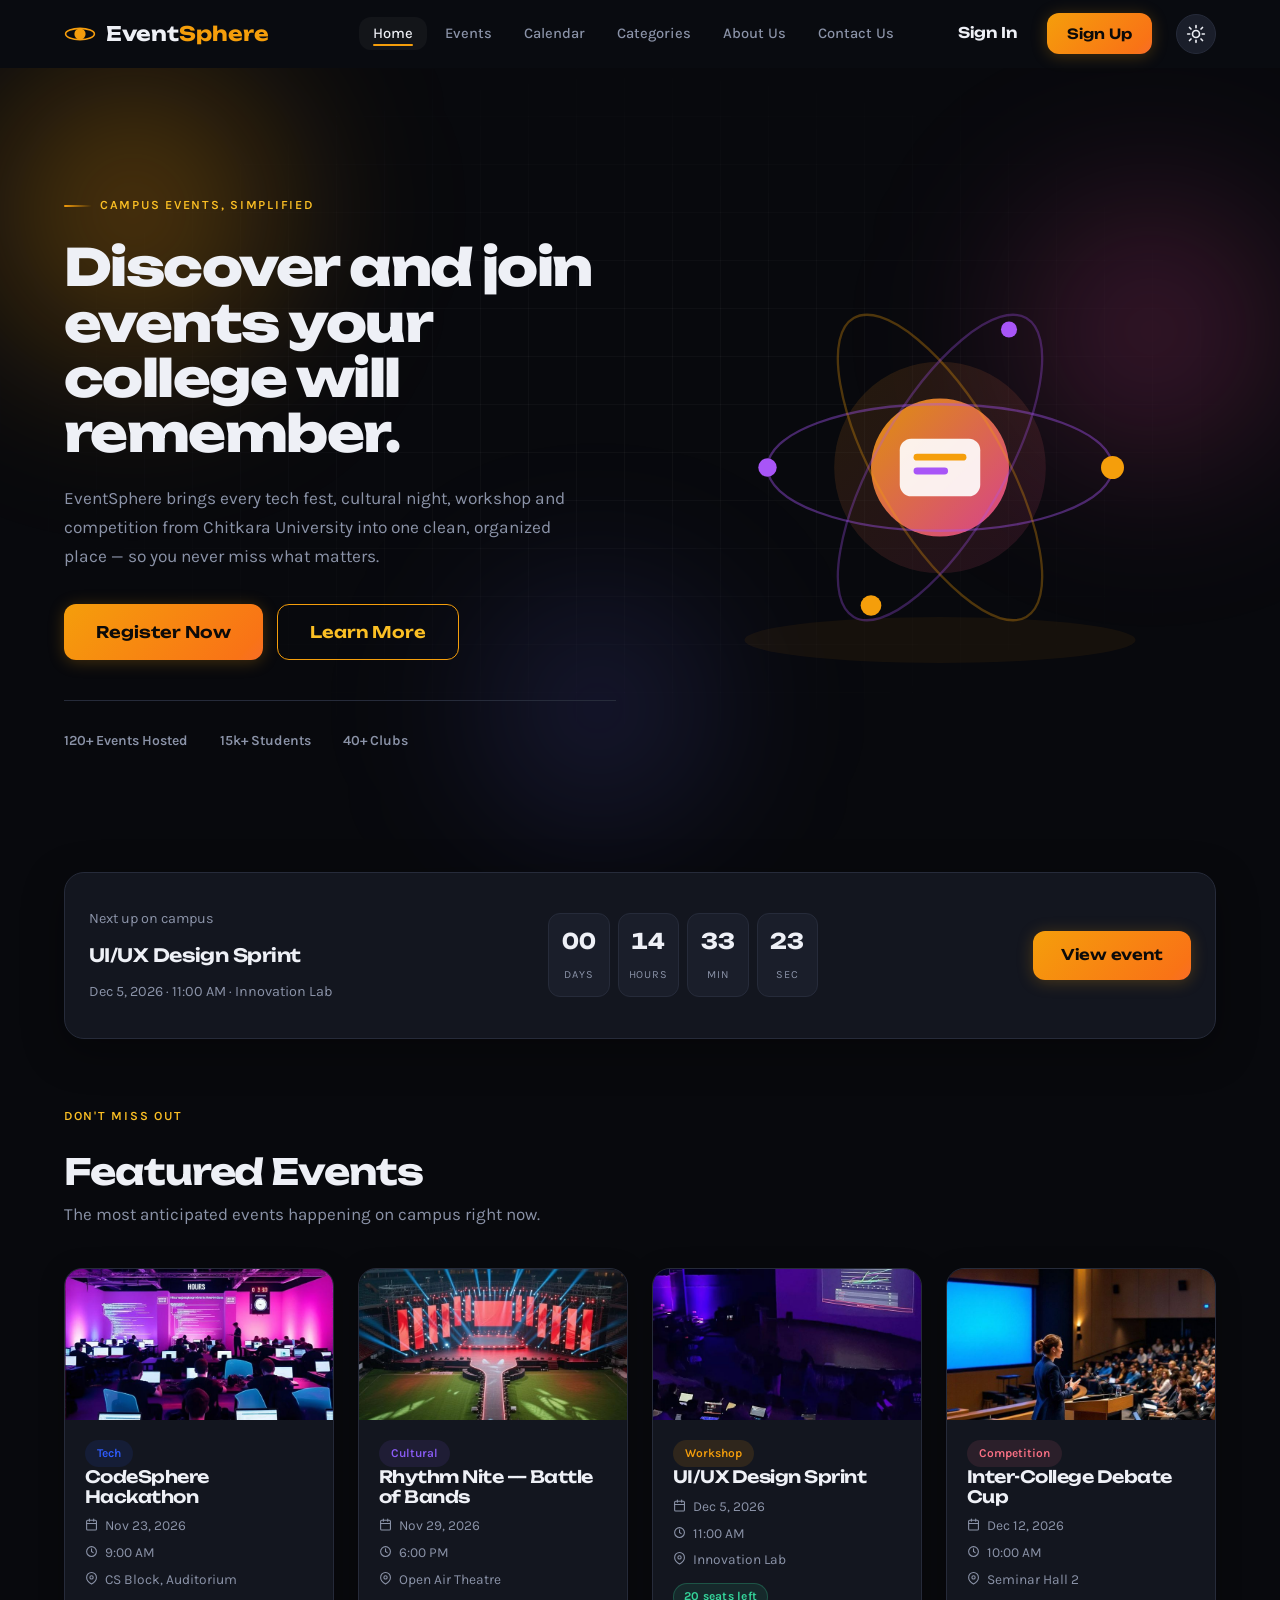
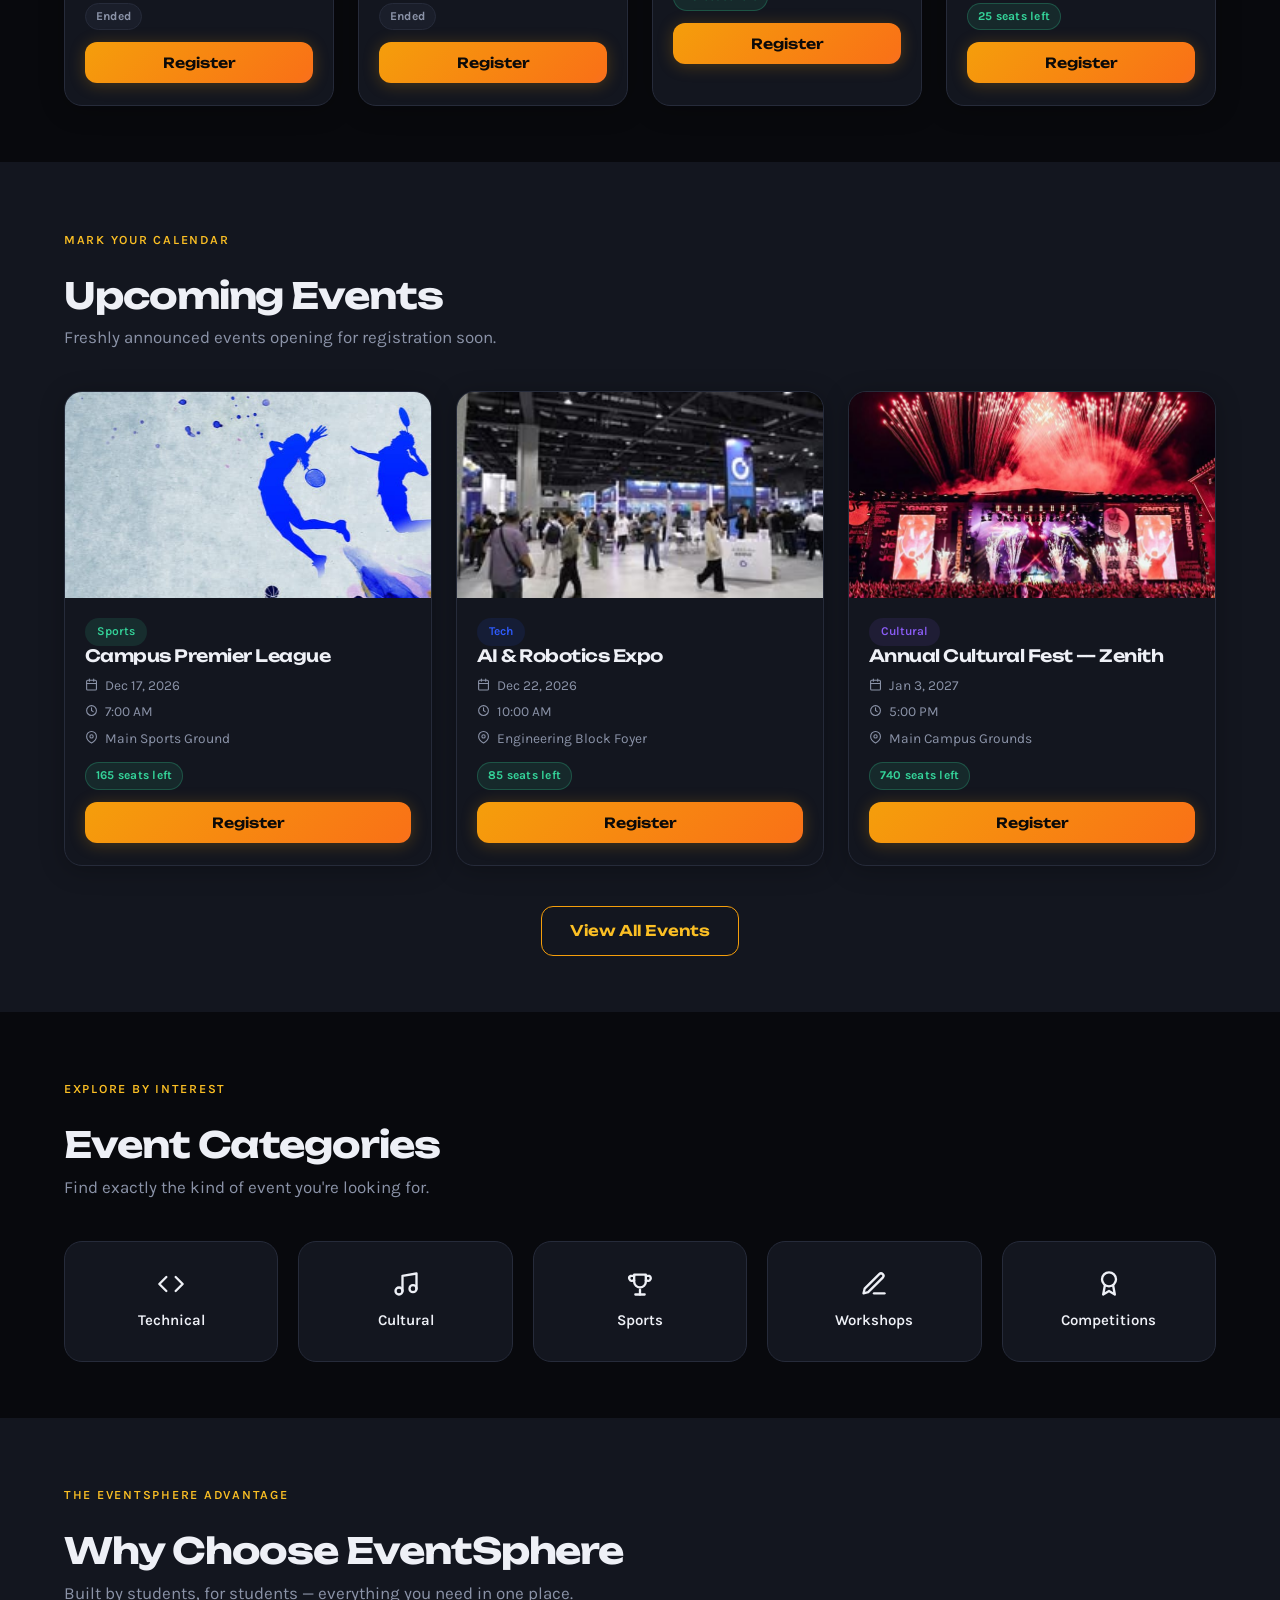
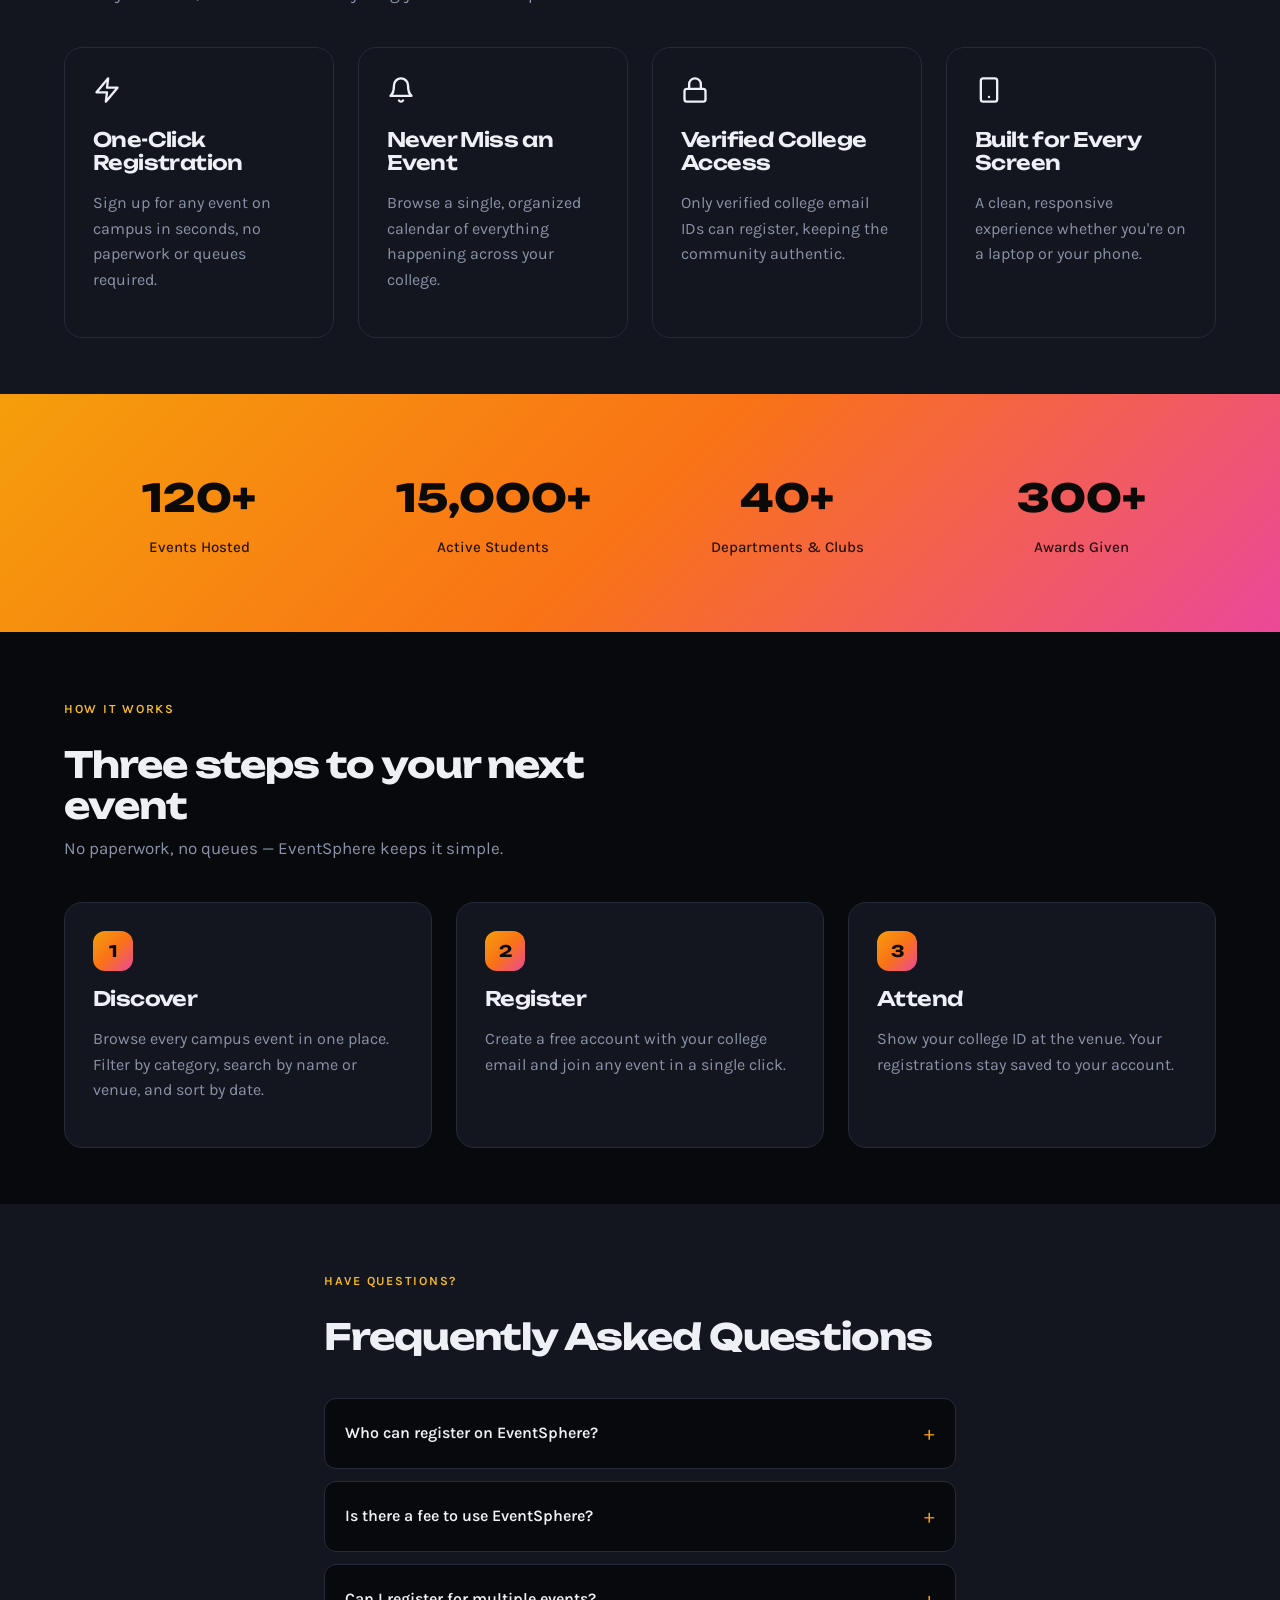
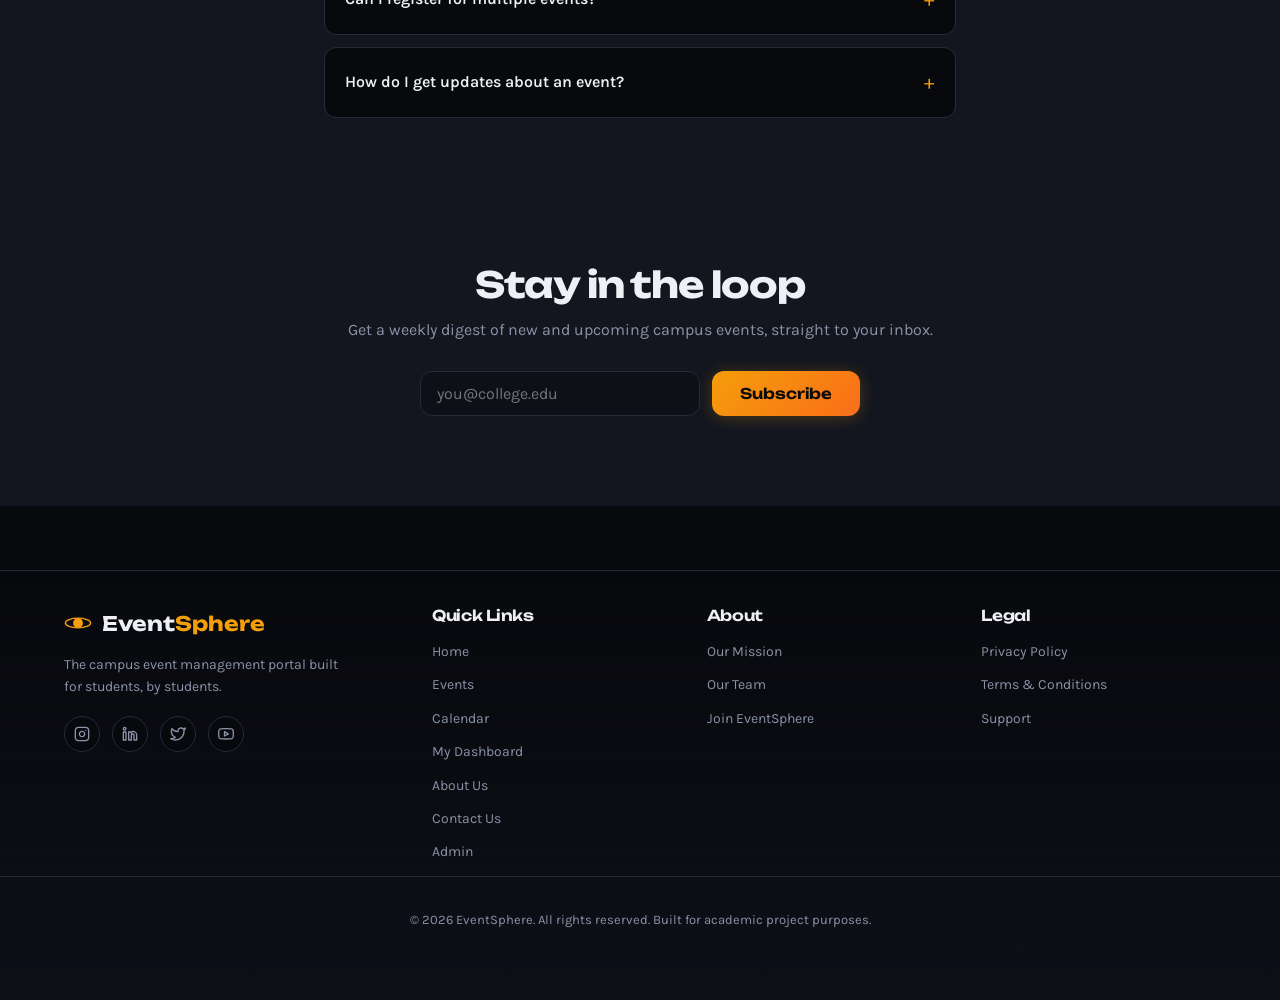
<file: index.html>
<!DOCTYPE html>
<html lang="en">
<head>
  <meta charset="UTF-8">
  <meta name="viewport" content="width=device-width, initial-scale=1.0">
  <title>EventSphere | College Event Management Portal</title>
  <meta name="description" content="EventSphere is a modern college event management portal to discover, explore and register for campus events.">

  <link rel="icon" type="image/svg+xml" href="images/favicon.svg">
  <link rel="preconnect" href="https://fonts.googleapis.com">
  <link href="https://fonts.googleapis.com/css2?family=Karla:ital,wght@0,400;0,500;0,600;0,700;1,400&family=Unbounded:wght@500;600;700;800&display=swap" rel="stylesheet">

  <script>
  (function () {
    try {
      var t = null;
      try { t = localStorage.getItem("eventsphere_theme"); } catch (e) {}
      if (!t) { try { var m = window.name.match(/(?:^|;)eventsphere_theme=([^;]+)/); if (m) t = m[1]; } catch (e2) {} }
      if (t === "light") document.documentElement.classList.add("light-mode");
    } catch (e) {}
  })();
</script>
<link rel="stylesheet" href="css/style.css">
</head>
<body>

  <!-- ============ SKIP LINK (Accessibility) ============ -->
  <a href="#main-content" class="skip-link">Skip to main content</a>

  <!-- ============ FIXED HEADER / NAVIGATION ============ -->
  <header class="site-header" id="site-header">
    <nav class="navbar" aria-label="Primary navigation">
      <a href="index.html" class="logo">
        <span class="logo-mark" aria-hidden="true">
          <svg viewBox="0 0 40 40" width="32" height="32">
            <circle cx="20" cy="20" r="7" fill="url(#logoGradient)"/>
            <ellipse cx="20" cy="20" rx="18" ry="7" fill="none" stroke="url(#logoGradient)" stroke-width="2"/>
            <defs>
              <linearGradient id="logoGradient" x1="0" y1="0" x2="40" y2="40">
                <stop offset="0%" stop-color="#f59e0b"/>
                <stop offset="100%" stop-color="#ec4899"/>
              </linearGradient>
            </defs>
          </svg>
        </span>
        <span class="logo-text">Event<span>Sphere</span></span>
      </a>

      <button class="nav-toggle" id="navToggle" aria-label="Open navigation menu" aria-expanded="false" aria-controls="primaryMenu">
        <span class="nav-toggle-bar"></span>
        <span class="nav-toggle-bar"></span>
        <span class="nav-toggle-bar"></span>
      </button>

      <div class="nav-menu" id="primaryMenu">
        <ul class="nav-links">
          <li><a href="index.html" class="nav-link active">Home</a></li>
          <li><a href="events.html" class="nav-link">Events</a></li>
          <li><a href="calendar.html" class="nav-link">Calendar</a></li>
          <li><a href="categories.html" class="nav-link">Categories</a></li>
          <li><a href="about.html" class="nav-link">About Us</a></li>
          <li><a href="contact.html" class="nav-link">Contact Us</a></li>
        </ul>

        <div class="nav-actions">
          <a href="signin.html" class="btn btn-ghost guest-only">Sign In</a>
          <a href="signup.html" class="btn btn-primary btn-small guest-only">Sign Up</a>

           <button class="btn btn-ghost auth-only" id="logoutBtn" type="button">Logout</button>
        </div>
      </div>
    </nav>
  </header>

  <!-- ============ MAIN CONTENT ============ -->
  <main id="main-content">

  <section class="hero" aria-labelledby="hero-heading">
      <div class="hero-bg" aria-hidden="true">
        <div class="hero-orb hero-orb--1"></div>
        <div class="hero-orb hero-orb--2"></div>
        <div class="hero-orb hero-orb--3"></div>
        <div class="hero-grid"></div>
      </div>

      <div class="container hero-inner">
        <div class="hero-content">
          <p class="eyebrow">Campus Events, Simplified</p>
          <h1 id="hero-heading">Discover and join events your college will remember.</h1>
          <p class="hero-subtext">EventSphere brings every tech fest, cultural night, workshop and competition from Chitkara University into one clean, organized place — so you never miss what matters.</p>
          <div class="hero-actions">
            <a href="signup.html" class="btn btn-primary btn-large">Register Now</a>
            <a href="#why-choose" class="btn btn-secondary btn-large">Learn More</a>
          </div>
          <ul class="hero-trust" aria-label="Platform highlights">
            <li>120+ Events Hosted</li>
            <li>15k+ Students</li>
            <li>40+ Clubs</li>
          </ul>
        </div>

        <div class="hero-visual" aria-hidden="true">
          <svg viewBox="0 0 480 420" width="100%" height="100%">
            <defs>
              <linearGradient id="heroGrad1" x1="0" y1="0" x2="1" y2="1">
                <stop offset="0%" stop-color="#f59e0b"/>
                <stop offset="100%" stop-color="#ec4899"/>
              </linearGradient>
            </defs>
            <ellipse cx="240" cy="360" rx="170" ry="20" fill="#f59e0b" opacity="0.06"/>
            <circle cx="240" cy="210" r="92" fill="url(#heroGrad1)" opacity="0.12"/>
            <circle cx="240" cy="210" r="60" fill="url(#heroGrad1)" opacity="0.9"/>
            <ellipse cx="240" cy="210" rx="150" ry="55" fill="none" stroke="#a855f7" stroke-width="2" opacity="0.4"/>
            <ellipse cx="240" cy="210" rx="150" ry="55" fill="none" stroke="#f59e0b" stroke-width="2" opacity="0.3" transform="rotate(60 240 210)"/>
            <ellipse cx="240" cy="210" rx="150" ry="55" fill="none" stroke="#a855f7" stroke-width="2" opacity="0.3" transform="rotate(120 240 210)"/>
            <circle cx="390" cy="210" r="10" fill="#f59e0b"/>
            <circle cx="90" cy="210" r="8" fill="#a855f7"/>
            <circle cx="300" cy="90" r="7" fill="#a855f7"/>
            <circle cx="180" cy="330" r="9" fill="#f59e0b"/>
            <rect x="205" y="185" width="70" height="50" rx="10" fill="#FFFFFF" opacity="0.9"/>
            <rect x="217" y="198" width="46" height="6" rx="3" fill="#f59e0b"/>
            <rect x="217" y="210" width="30" height="6" rx="3" fill="#a855f7"/>
          </svg>
        </div>
      </div>
    </section>

    <!-- ============ NEXT EVENT COUNTDOWN ============ -->
    <section class="es-nextbanner" id="nextBanner" style="display:none;" aria-label="Next event countdown">
      <div class="container">
        <div class="es-nextbanner-inner">
          <div><p class="es-muted">Next up on campus</p><h3 id="nextTitle"></h3><p class="es-muted" id="nextMeta"></p></div>
          <div class="es-cd-big" id="nextCd"></div>
          <a class="btn btn-primary" id="nextLink" href="events.html">View event</a>
        </div>
      </div>
    </section>

    <!-- ============ FEATURED EVENTS ============ -->
    <section class="section" aria-labelledby="featured-heading">
      <div class="container">
        <div class="section-heading">
          <p class="eyebrow">Don't Miss Out</p>
          <h2 id="featured-heading">Featured Events</h2>
          <p class="section-subtext">The most anticipated events happening on campus right now.</p>
        </div>

        <div class="card-grid card-grid-4">
          <article class="event-card">
            <div class="event-poster poster-blue has-image" aria-hidden="true">
              <img src="images/hackathon1.jpeg" alt="CodeSphere Hackathon poster" loading="lazy">
            </div>
            <div class="event-card-body">
              <span class="pill pill-tech">Tech</span>
              <h3 class="event-title">CodeSphere Hackathon</h3>
              <ul class="event-meta">
                <li><svg class="icon"><use href="#i-calendar"/></svg> Aug 22, 2026</li>
                <li><svg class="icon"><use href="#i-clock"/></svg> 9:00 AM</li>
                <li><svg class="icon"><use href="#i-pin"/></svg> CS Block, Auditorium</li>
              </ul>
              <a href="event-details.html?id=codesphere-hackathon" class="btn btn-primary btn-small btn-block">Register</a>
            </div>
          </article>

          <article class="event-card">
            <div class="event-poster poster-purple has-image" aria-hidden="true">
              <img src="images/concert.jpeg" alt="Rhythm Nite poster" loading="lazy">
            </div>
            <div class="event-card-body">
              <span class="pill pill-cultural">Cultural</span>
              <h3 class="event-title">Rhythm Nite — Battle of Bands</h3>
              <ul class="event-meta">
                <li><svg class="icon"><use href="#i-calendar"/></svg> Aug 28, 2026</li>
                <li><svg class="icon"><use href="#i-clock"/></svg> 6:00 PM</li>
                <li><svg class="icon"><use href="#i-pin"/></svg> Open Air Theatre</li>
              </ul>
              <a href="event-details.html?id=rhythm-nite" class="btn btn-primary btn-small btn-block">Register</a>
            </div>
          </article>

          <article class="event-card">
            <div class="event-poster poster-blue has-image" aria-hidden="true">
              <img src="images/session.jpeg" alt="UI/UX Design Sprint poster" loading="lazy">
            </div>
            <div class="event-card-body">
              <span class="pill pill-workshop">Workshop</span>
              <h3 class="event-title">UI/UX Design Sprint</h3>
              <ul class="event-meta">
                <li><svg class="icon"><use href="#i-calendar"/></svg> Sep 3, 2026</li>
                <li><svg class="icon"><use href="#i-clock"/></svg> 11:00 AM</li>
                <li><svg class="icon"><use href="#i-pin"/></svg> Innovation Lab</li>
              </ul>
              <a href="event-details.html?id=uiux-sprint" class="btn btn-primary btn-small btn-block">Register</a>
            </div>
          </article>

          <article class="event-card">
            <div class="event-poster poster-purple has-image" aria-hidden="true">
              <img src="images/public-speaking.jpeg" alt="Inter-College Debate Cup poster" loading="lazy">
            </div>
            <div class="event-card-body">
              <span class="pill pill-competition">Competition</span>
              <h3 class="event-title">Inter-College Debate Cup</h3>
              <ul class="event-meta">
                <li><svg class="icon"><use href="#i-calendar"/></svg> Sep 10, 2026</li>
                <li><svg class="icon"><use href="#i-clock"/></svg> 10:00 AM</li>
                <li><svg class="icon"><use href="#i-pin"/></svg> Seminar Hall 2</li>
              </ul>
              <a href="event-details.html?id=debate-cup" class="btn btn-primary btn-small btn-block">Register</a>
            </div>
          </article>
        </div>
      </div>
    </section>

    <!-- ============ UPCOMING EVENTS ============ -->
    <section class="section section-alt" aria-labelledby="upcoming-heading">
      <div class="container">
        <div class="section-heading">
          <p class="eyebrow">Mark Your Calendar</p>
          <h2 id="upcoming-heading">Upcoming Events</h2>
          <p class="section-subtext">Freshly announced events opening for registration soon.</p>
        </div>

        <div class="card-grid card-grid-3">
          <article class="event-card">
            <div class="event-poster poster-blue has-image" aria-hidden="true">
              <img src="images/sports.jpeg" alt="Campus Premier League poster" loading="lazy">
            </div>
            <div class="event-card-body">
              <span class="pill pill-sports">Sports</span>
              <h3 class="event-title">Campus Premier League</h3>
              <ul class="event-meta">
                <li><svg class="icon"><use href="#i-calendar"/></svg> Sep 15, 2026</li>
                <li><svg class="icon"><use href="#i-clock"/></svg> 7:00 AM</li>
                <li><svg class="icon"><use href="#i-pin"/></svg> Main Sports Ground</li>
              </ul>
              <a href="event-details.html?id=premier-league" class="btn btn-primary btn-small btn-block">Register</a>
            </div>
          </article>

          <article class="event-card">
            <div class="event-poster poster-purple has-image" aria-hidden="true">
              <img src="images/aiexpo.jpg" alt="AI &amp; Robotics Expo poster" loading="lazy">
            </div>
            <div class="event-card-body">
              <span class="pill pill-tech">Tech</span>
              <h3 class="event-title">AI & Robotics Expo</h3>
              <ul class="event-meta">
                <li><svg class="icon"><use href="#i-calendar"/></svg> Sep 20, 2026</li>
                <li><svg class="icon"><use href="#i-clock"/></svg> 10:00 AM</li>
                <li><svg class="icon"><use href="#i-pin"/></svg> Engineering Block Foyer</li>
              </ul>
              <a href="event-details.html?id=ai-robotics-expo" class="btn btn-primary btn-small btn-block">Register</a>
            </div>
          </article>

          <article class="event-card">
            <div class="event-poster poster-blue has-image" aria-hidden="true">
              <img src="images/bigfest.jpg" alt="Annual Cultural Fest — Zenith poster" loading="lazy">
            </div>
            <div class="event-card-body">
              <span class="pill pill-cultural">Cultural</span>
              <h3 class="event-title">Annual Cultural Fest — Zenith</h3>
              <ul class="event-meta">
                <li><svg class="icon"><use href="#i-calendar"/></svg> Oct 2, 2026</li>
                <li><svg class="icon"><use href="#i-clock"/></svg> 5:00 PM</li>
                <li><svg class="icon"><use href="#i-pin"/></svg> Main Campus Grounds</li>
              </ul>
              <a href="event-details.html?id=zenith-fest" class="btn btn-primary btn-small btn-block">Register</a>
            </div>
          </article>
        </div>

        <div class="section-cta">
          <a href="events.html" class="btn btn-secondary">View All Events</a>
        </div>
      </div>
    </section>

    <!-- ============ EVENT CATEGORIES ============ -->
    <section class="section" id="categories" aria-labelledby="categories-heading">
      <div class="container">
        <div class="section-heading">
          <p class="eyebrow">Explore by Interest</p>
          <h2 id="categories-heading">Event Categories</h2>
          <p class="section-subtext">Find exactly the kind of event you're looking for.</p>
        </div>

        <div class="category-grid">
          <a href="events.html?filter=Technical" class="category-card">
            <span class="category-icon" aria-hidden="true"><svg class="icon"><use href="#i-code"/></svg></span>
            <span class="category-name">Technical</span>
          </a>
          <a href="events.html?filter=Cultural" class="category-card">
            <span class="category-icon" aria-hidden="true"><svg class="icon"><use href="#i-music"/></svg></span>
            <span class="category-name">Cultural</span>
          </a>
          <a href="events.html?filter=Sports" class="category-card">
            <span class="category-icon" aria-hidden="true"><svg class="icon"><use href="#i-trophy"/></svg></span>
            <span class="category-name">Sports</span>
          </a>
          <a href="events.html?filter=Workshops" class="category-card">
            <span class="category-icon" aria-hidden="true"><svg class="icon"><use href="#i-pen"/></svg></span>
            <span class="category-name">Workshops</span>
          </a>
          <a href="events.html?filter=Competitions" class="category-card">
            <span class="category-icon" aria-hidden="true"><svg class="icon"><use href="#i-medal"/></svg></span>
            <span class="category-name">Competitions</span>
          </a>
        </div>
      </div>
    </section>

    <!-- ============ WHY CHOOSE EVENTSPHERE ============ -->
    <section class="section section-alt" id="why-choose" aria-labelledby="why-heading">
      <div class="container">
        <div class="section-heading">
          <p class="eyebrow">The EventSphere Advantage</p>
          <h2 id="why-heading">Why Choose EventSphere</h2>
          <p class="section-subtext">Built by students, for students — everything you need in one place.</p>
        </div>

        <div class="feature-grid">
          <article class="feature-card">
            <span class="feature-icon" aria-hidden="true"><svg class="icon"><use href="#i-zap"/></svg></span>
            <h3>One-Click Registration</h3>
            <p>Sign up for any event on campus in seconds, no paperwork or queues required.</p>
          </article>
          <article class="feature-card">
            <span class="feature-icon" aria-hidden="true"><svg class="icon"><use href="#i-bell"/></svg></span>
            <h3>Never Miss an Event</h3>
            <p>Browse a single, organized calendar of everything happening across your college.</p>
          </article>
          <article class="feature-card">
            <span class="feature-icon" aria-hidden="true"><svg class="icon"><use href="#i-lock"/></svg></span>
            <h3>Verified College Access</h3>
            <p>Only verified college email IDs can register, keeping the community authentic.</p>
          </article>
          <article class="feature-card">
            <span class="feature-icon" aria-hidden="true"><svg class="icon"><use href="#i-smartphone"/></svg></span>
            <h3>Built for Every Screen</h3>
            <p>A clean, responsive experience whether you're on a laptop or your phone.</p>
          </article>
        </div>
      </div>
    </section>

    <!-- ============ STATISTICS ============ -->
    <section class="stats-band" aria-labelledby="stats-heading">
      <div class="container">
        <h2 id="stats-heading" class="visually-hidden">EventSphere Statistics</h2>
        <div class="stats-grid">
          <div class="stat-item">
            <span class="stat-number">120+</span>
            <span class="stat-label">Events Hosted</span>
          </div>
          <div class="stat-item">
            <span class="stat-number">15,000+</span>
            <span class="stat-label">Active Students</span>
          </div>
          <div class="stat-item">
            <span class="stat-number">40+</span>
            <span class="stat-label">Departments & Clubs</span>
          </div>
          <div class="stat-item">
            <span class="stat-number">300+</span>
            <span class="stat-label">Awards Given</span>
          </div>
        </div>
      </div>
    </section>

    <!-- ============ HOW IT WORKS ============ -->
    <section class="section" aria-labelledby="how-heading">
      <div class="container">
        <div class="section-heading">
          <p class="eyebrow">How It Works</p>
          <h2 id="how-heading">Three steps to your next event</h2>
          <p class="section-subtext">No paperwork, no queues — EventSphere keeps it simple.</p>
        </div>

        <div class="feature-grid">
          <article class="feature-card">
            <span class="step-num" aria-hidden="true">1</span>
            <h3>Discover</h3>
            <p>Browse every campus event in one place. Filter by category, search by name or venue, and sort by date.</p>
          </article>
          <article class="feature-card">
            <span class="step-num" aria-hidden="true">2</span>
            <h3>Register</h3>
            <p>Create a free account with your college email and join any event in a single click.</p>
          </article>
          <article class="feature-card">
            <span class="step-num" aria-hidden="true">3</span>
            <h3>Attend</h3>
            <p>Show your college ID at the venue. Your registrations stay saved to your account.</p>
          </article>
        </div>
      </div>
    </section>

    <!-- ============ FAQ (pure CSS accordion via details/summary) ============ -->
    <section class="section section-alt" aria-labelledby="faq-heading">
      <div class="container container-narrow">
        <div class="section-heading">
          <p class="eyebrow">Have Questions?</p>
          <h2 id="faq-heading">Frequently Asked Questions</h2>
        </div>

        <div class="faq-list">
          <details class="faq-item">
            <summary>Who can register on EventSphere?</summary>
            <p>Any currently enrolled student with a valid college email ID can create an account and register for events.</p>
          </details>
          <details class="faq-item">
            <summary>Is there a fee to use EventSphere?</summary>
            <p>Creating an account and browsing events is completely free. Some events may have their own participation fee, shown on the event's details page.</p>
          </details>
          <details class="faq-item">
            <summary>Can I register for multiple events?</summary>
            <p>Yes, you can register for as many events as you like, as long as their schedules don't clash.</p>
          </details>
          <details class="faq-item">
            <summary>How do I get updates about an event?</summary>
            <p>Once registered, updates are shared via your registered college email and shown on the event's details page.</p>
          </details>
        </div>
      </div>
    </section>

    <!-- ============ NEWSLETTER ============ -->
    <section class="newsletter-band" id="newsletter" aria-labelledby="newsletter-heading">
      <div class="container container-narrow newsletter-content">
        <h2 id="newsletter-heading">Stay in the loop</h2>
        <p>Get a weekly digest of new and upcoming campus events, straight to your inbox.</p>
        <form class="newsletter-form" novalidate>
          <label for="newsletterEmail" class="visually-hidden">Email address</label>
          <input type="email" id="newsletterEmail" name="newsletterEmail" placeholder="you@college.edu" required>
          <button type="submit" class="btn btn-primary">Subscribe</button>
        </form>
      </div>
    </section>

  </main>

  <!-- ============ FOOTER (consistent across all pages) ============ -->
  <footer class="site-footer">
    <div class="container footer-grid">
      <div class="footer-brand">
        <a href="index.html" class="logo">
          <span class="logo-mark" aria-hidden="true">
            <svg viewBox="0 0 40 40" width="28" height="28">
              <circle cx="20" cy="20" r="7" fill="url(#footerLogoGradient)"/>
              <ellipse cx="20" cy="20" rx="18" ry="7" fill="none" stroke="url(#footerLogoGradient)" stroke-width="2"/>
              <defs>
                <linearGradient id="footerLogoGradient" x1="0" y1="0" x2="40" y2="40">
                <stop offset="0%" stop-color="#f59e0b"/>
                <stop offset="100%" stop-color="#ec4899"/>
                </linearGradient>
              </defs>
            </svg>
          </span>
        <span class="logo-text">Event<span>Sphere</span></span>
        </a>
        <p class="footer-tagline">The campus event management portal built for students, by students.</p>
        <div class="social-icons">
          <a href="#" aria-label="EventSphere on Instagram"><svg class="icon"><use href="#i-instagram"/></svg></a>
          <a href="#" aria-label="EventSphere on LinkedIn"><svg class="icon"><use href="#i-linkedin"/></svg></a>
          <a href="#" aria-label="EventSphere on Twitter/X"><svg class="icon"><use href="#i-twitter"/></svg></a>
          <a href="#" aria-label="EventSphere on YouTube"><svg class="icon"><use href="#i-youtube"/></svg></a>
        </div>
      </div>

      <nav class="footer-col" aria-label="Quick links">
        <h3>Quick Links</h3>
        <ul>
          <li><a href="index.html">Home</a></li>
          <li><a href="events.html">Events</a></li><li><a href="calendar.html">Calendar</a></li><li><a href="dashboard.html">My Dashboard</a></li>
          <li><a href="about.html">About Us</a></li>
          <li><a href="contact.html">Contact Us</a></li>
          <li><a href="admin.html">Admin</a></li>
        </ul>
      </nav>

      <nav class="footer-col" aria-label="About">
        <h3>About</h3>
        <ul>
          <li><a href="about.html">Our Mission</a></li>
          <li><a href="about.html#team">Our Team</a></li>
          <li><a href="signup.html">Join EventSphere</a></li>
        </ul>
      </nav>

      <nav class="footer-col" aria-label="Legal">
        <h3>Legal</h3>
        <ul>
          <li><a href="#">Privacy Policy</a></li>
          <li><a href="#">Terms &amp; Conditions</a></li>
          <li><a href="contact.html">Support</a></li>
        </ul>
      </nav>
    </div>

    <div class="footer-bottom">
      <p>&copy; 2026 EventSphere. All rights reserved. Built for academic project purposes.</p>
    </div>
  </footer>

  <script src="js/icons.js"></script>
  <script src="js/auth.js"></script>
  <script src="js/events.js"></script>
  <script src="js/store.js"></script>
  <script src="js/main.js"></script>
  <script>
    (function () {
      var ES = window.ES;
      var next = ES.events.filter(function (e) { return ES.status(e) === "upcoming"; }).sort(function (a, b) { return ES.startAt(a) - ES.startAt(b); })[0];
      if (!next) return;
      document.getElementById("nextBanner").style.display = "block";
      document.getElementById("nextTitle").textContent = next.title;
      document.getElementById("nextMeta").textContent = next.displayDate + " · " + next.time + " · " + next.venue;
      document.getElementById("nextCd").setAttribute("data-cd-big", next.id);
      document.getElementById("nextLink").href = "event-details.html?id=" + encodeURIComponent(next.id);
    })();
  </script>
</body>
</html>
</file>
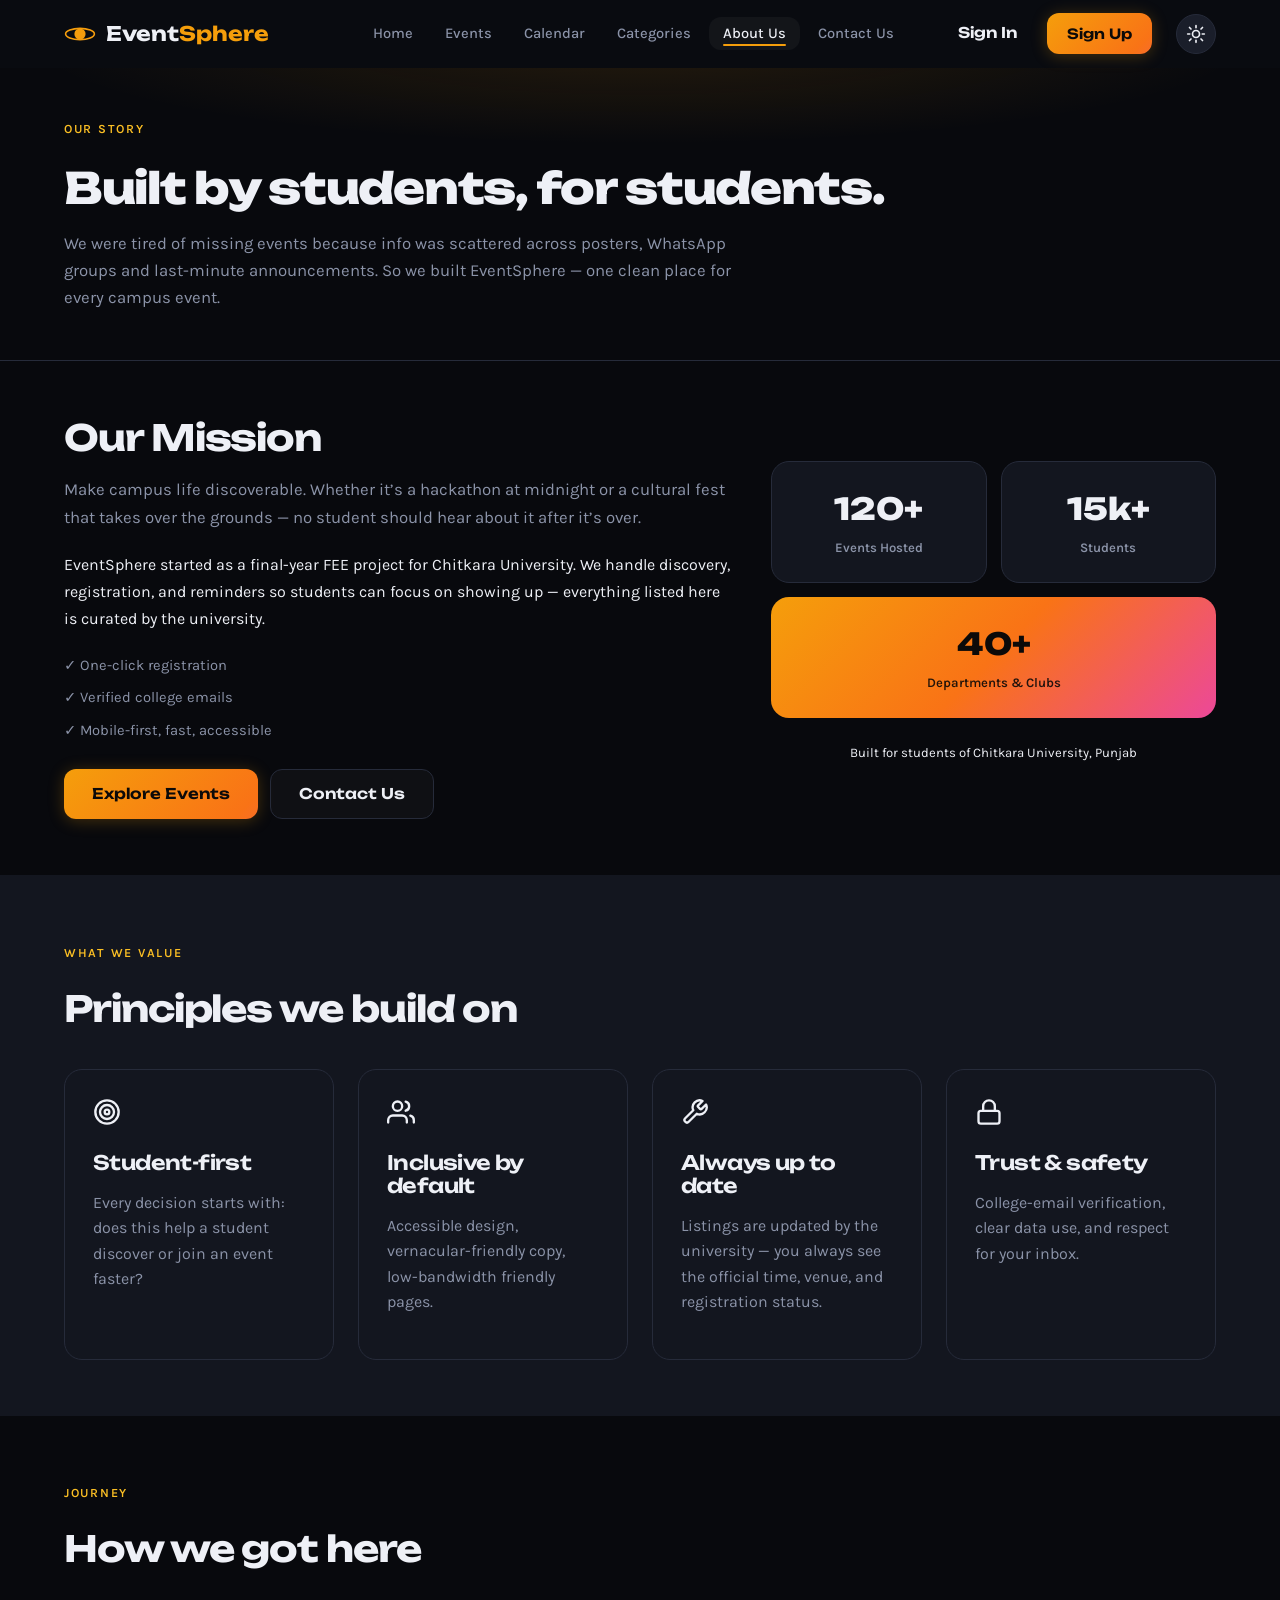
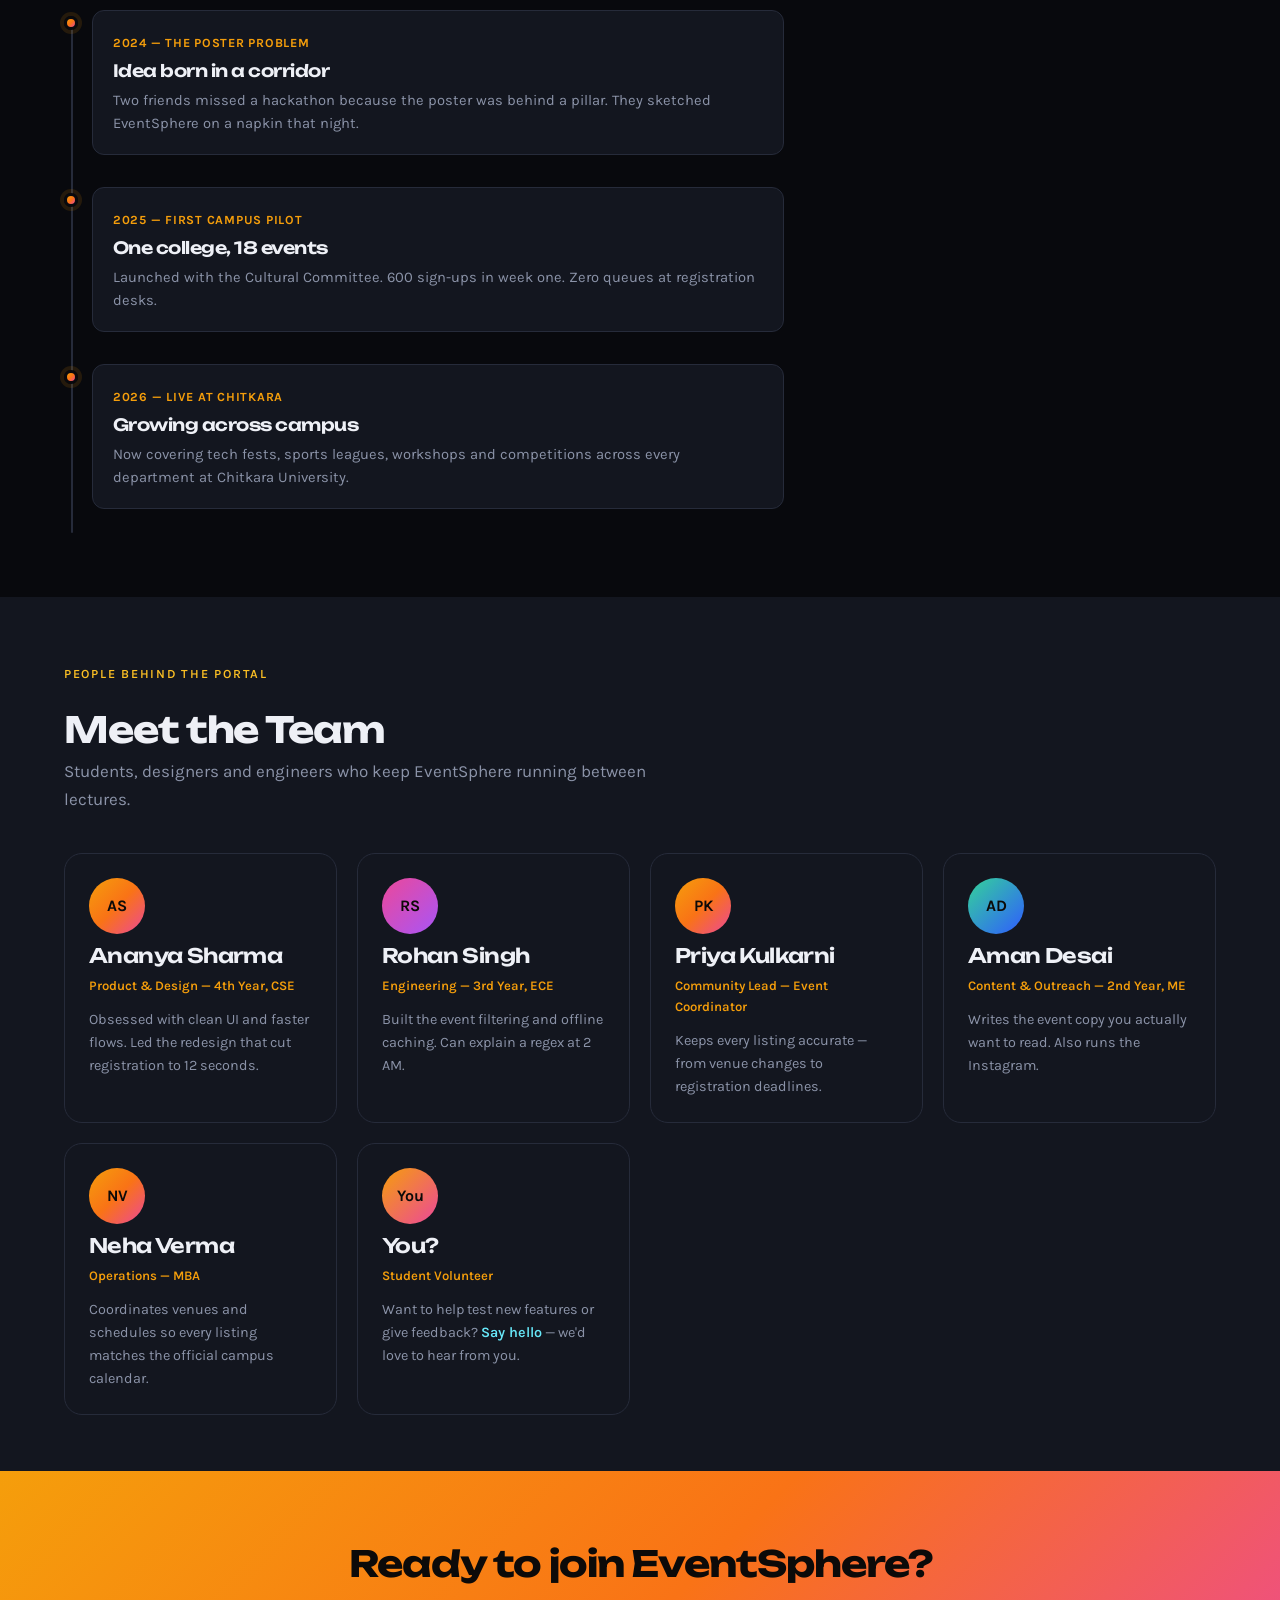
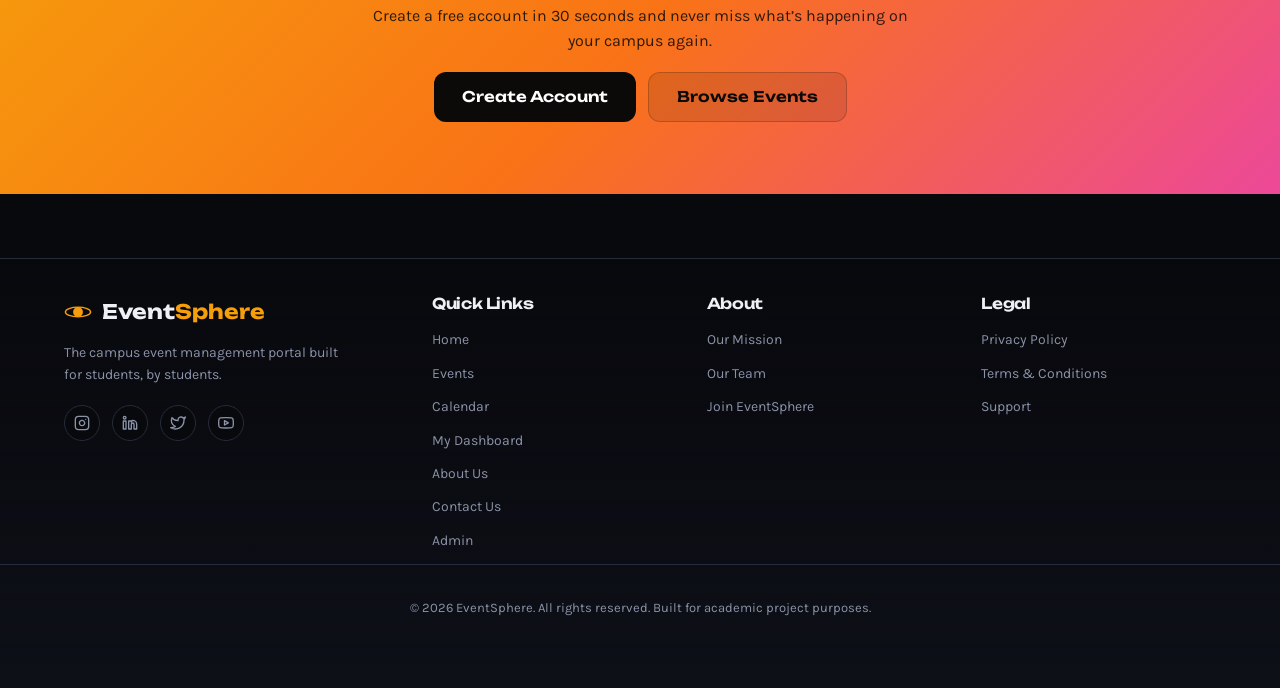
<file: about.html>
<!DOCTYPE html>
<html lang="en">
<head>
  <meta charset="UTF-8" />
  <meta name="viewport" content="width=device-width, initial-scale=1.0" />
  <title>EventSphere | About Us</title>
  <meta name="description" content="Learn about EventSphere — our mission and team, built for students of Chitkara University, Punjab." />
  <link rel="icon" type="image/svg+xml" href="images/favicon.svg">
  <link rel="preconnect" href="https://fonts.googleapis.com">
  <link href="https://fonts.googleapis.com/css2?family=Karla:ital,wght@0,400;0,500;0,600;0,700;1,400&family=Unbounded:wght@500;600;700;800&display=swap" rel="stylesheet">
  <script>
  (function () {
    try {
      var t = null;
      try { t = localStorage.getItem("eventsphere_theme"); } catch (e) {}
      if (!t) { try { var m = window.name.match(/(?:^|;)eventsphere_theme=([^;]+)/); if (m) t = m[1]; } catch (e2) {} }
      if (t === "light") document.documentElement.classList.add("light-mode");
    } catch (e) {}
  })();
</script>
<link rel="stylesheet" href="css/style.css" />
</head>
<body>
  <a href="#main-content" class="skip-link">Skip to main content</a>

  <header class="site-header" id="site-header">
    <nav class="navbar" aria-label="Primary navigation">
      <a href="index.html" class="logo">
        <span class="logo-mark" aria-hidden="true">
          <svg viewBox="0 0 40 40" width="32" height="32"><circle cx="20" cy="20" r="7" fill="url(#logoGradient)"/><ellipse cx="20" cy="20" rx="18" ry="7" fill="none" stroke="url(#logoGradient)" stroke-width="2"/><defs><linearGradient id="logoGradient" x1="0" y1="0" x2="40" y2="40"><stop offset="0%" stop-color="#f59e0b"/><stop offset="100%" stop-color="#ec4899"/></linearGradient></defs></svg>
        </span>
        <span class="logo-text">Event<span>Sphere</span></span>
      </a>
      <button class="nav-toggle" id="navToggle" aria-label="Open navigation menu" aria-expanded="false" aria-controls="primaryMenu"><span class="nav-toggle-bar"></span><span class="nav-toggle-bar"></span><span class="nav-toggle-bar"></span></button>
      <div class="nav-menu" id="primaryMenu">
        <ul class="nav-links">
          <li><a href="index.html" class="nav-link">Home</a></li>
          <li><a href="events.html" class="nav-link">Events</a></li>
          <li><a href="calendar.html" class="nav-link">Calendar</a></li>
          <li><a href="categories.html" class="nav-link">Categories</a></li>
          <li><a href="about.html" class="nav-link active">About Us</a></li>
          <li><a href="contact.html" class="nav-link">Contact Us</a></li>
        </ul>
        <div class="nav-actions">
          <a href="signin.html" class="btn btn-ghost guest-only">Sign In</a>
          <a href="signup.html" class="btn btn-primary btn-small guest-only">Sign Up</a>
          <button class="btn btn-ghost auth-only" id="logoutBtn" type="button">Logout</button>
        </div>
      </div>
    </nav>
  </header>

  <main id="main-content">
    <!-- Hero -->
    <section class="page-hero">
      <div class="container">
        <p class="eyebrow">Our Story</p>
        <h1>Built by students, for students.</h1>
        <p class="page-hero-sub">We were tired of missing events because info was scattered across posters, WhatsApp groups and last-minute announcements. So we built EventSphere — one clean place for every campus event.</p>
      </div>
    </section>

    <!-- Mission + Image -->
    <section class="section">
      <div class="container about-grid">
        <div>
          <h2 style="margin-bottom:16px;">Our Mission</h2>
          <p style="font-size:1.05rem; color:var(--color-text-secondary); line-height:1.7; margin-bottom:18px;">Make campus life discoverable. Whether it’s a hackathon at midnight or a cultural fest that takes over the grounds — no student should hear about it after it’s over.</p>
          <p style="color:var(--color-text-dim); line-height:1.7; margin-bottom:22px;">EventSphere started as a final-year FEE project for Chitkara University. We handle discovery, registration, and reminders so students can focus on showing up — everything listed here is curated by the university.</p>
          <div class="about-checks">
            <span>✓ One-click registration</span>
            <span>✓ Verified college emails</span>
            <span>✓ Mobile-first, fast, accessible</span>
          </div>
          <div style="margin-top:26px; display:flex; gap:12px; flex-wrap:wrap;">
            <a href="events.html" class="btn btn-primary">Explore Events</a>
            <a href="contact.html" class="btn btn-outline">Contact Us</a>
          </div>
        </div>
        <div class="about-visual">
          <div class="about-card-stack">
            <div class="about-stat-card">
              <span class="about-stat-num">120+</span>
              <span class="about-stat-label">Events Hosted</span>
            </div>
            <div class="about-stat-card">
              <span class="about-stat-num">15k+</span>
              <span class="about-stat-label">Students</span>
            </div>
            <div class="about-stat-card" style="grid-column: 1 / -1; background: var(--color-gradient-amber); color:#0c0a09; border:none;">
              <span class="about-stat-num" style="color:#0c0a09;">40+</span>
              <span class="about-stat-label" style="color:#0c0a09; opacity:0.9;">Departments & Clubs</span>
            </div>
          </div>
          <p style="text-align:center; font-size:0.82rem; color:var(--color-text-dim); margin-top:12px;">Built for students of Chitkara University, Punjab</p>
        </div>
      </div>
    </section>

    <!-- Values -->
    <section class="section section-alt">
      <div class="container">
        <div class="section-heading">
          <p class="eyebrow">What we value</p>
          <h2>Principles we build on</h2>
        </div>
        <div class="feature-grid">
          <article class="feature-card">
            <span class="feature-icon" aria-hidden="true"><svg class="icon"><use href="#i-target"/></svg></span>
            <h3>Student-first</h3>
            <p>Every decision starts with: does this help a student discover or join an event faster?</p>
          </article>
          <article class="feature-card">
            <span class="feature-icon" aria-hidden="true"><svg class="icon"><use href="#i-users"/></svg></span>
            <h3>Inclusive by default</h3>
            <p>Accessible design, vernacular-friendly copy, low-bandwidth friendly pages.</p>
          </article>
          <article class="feature-card">
            <span class="feature-icon" aria-hidden="true"><svg class="icon"><use href="#i-wrench"/></svg></span>
            <h3>Always up to date</h3>
            <p>Listings are updated by the university — you always see the official time, venue, and registration status.</p>
          </article>
          <article class="feature-card">
            <span class="feature-icon" aria-hidden="true"><svg class="icon"><use href="#i-lock"/></svg></span>
            <h3>Trust & safety</h3>
            <p>College-email verification, clear data use, and respect for your inbox.</p>
          </article>
        </div>
      </div>
    </section>

    <!-- Timeline -->
    <section class="section">
      <div class="container">
        <div class="section-heading">
          <p class="eyebrow">Journey</p>
          <h2>How we got here</h2>
        </div>
        <div class="timeline">
          <div class="timeline-item">
            <span class="timeline-dot"></span>
            <div class="timeline-content">
              <span class="timeline-date">2024 — The Poster Problem</span>
              <h3>Idea born in a corridor</h3>
              <p>Two friends missed a hackathon because the poster was behind a pillar. They sketched EventSphere on a napkin that night.</p>
            </div>
          </div>
          <div class="timeline-item">
            <span class="timeline-dot"></span>
            <div class="timeline-content">
              <span class="timeline-date">2025 — First Campus Pilot</span>
              <h3>One college, 18 events</h3>
              <p>Launched with the Cultural Committee. 600 sign-ups in week one. Zero queues at registration desks.</p>
            </div>
          </div>
          <div class="timeline-item">
            <span class="timeline-dot"></span>
            <div class="timeline-content">
              <span class="timeline-date">2026 — Live at Chitkara</span>
              <h3>Growing across campus</h3>
              <p>Now covering tech fests, sports leagues, workshops and competitions across every department at Chitkara University.</p>
            </div>
          </div>
        </div>
      </div>
    </section>

    <!-- Team -->
    <section class="section section-alt" id="team">
      <div class="container">
        <div class="section-heading">
          <p class="eyebrow">People behind the portal</p>
          <h2>Meet the Team</h2>
          <p class="section-subtext">Students, designers and engineers who keep EventSphere running between lectures.</p>
        </div>
        <div class="team-grid">
          <article class="team-card">
            <span class="avatar" style="width:56px;height:56px;font-size:1rem;">AS</span>
            <h3>Ananya Sharma</h3>
            <p class="team-role">Product & Design — 4th Year, CSE</p>
            <p class="team-bio">Obsessed with clean UI and faster flows. Led the redesign that cut registration to 12 seconds.</p>
          </article>
          <article class="team-card">
            <span class="avatar" style="width:56px;height:56px;font-size:1rem; background:linear-gradient(135deg,#ec4899 0%, #a855f7 100%);">RS</span>
            <h3>Rohan Singh</h3>
            <p class="team-role">Engineering — 3rd Year, ECE</p>
            <p class="team-bio">Built the event filtering and offline caching. Can explain a regex at 2 AM.</p>
          </article>
          <article class="team-card">
            <span class="avatar" style="width:56px;height:56px;font-size:1rem;">PK</span>
            <h3>Priya Kulkarni</h3>
            <p class="team-role">Community Lead — Event Coordinator</p>
            <p class="team-bio">Keeps every listing accurate — from venue changes to registration deadlines.</p>
          </article>
          <article class="team-card">
            <span class="avatar" style="width:56px;height:56px;font-size:1rem; background:linear-gradient(135deg,#34d399 0%, #2F5CFF 100%);">AD</span>
            <h3>Aman Desai</h3>
            <p class="team-role">Content & Outreach — 2nd Year, ME</p>
            <p class="team-bio">Writes the event copy you actually want to read. Also runs the Instagram.</p>
          </article>
          <article class="team-card">
            <span class="avatar" style="width:56px;height:56px;font-size:1rem;">NV</span>
            <h3>Neha Verma</h3>
            <p class="team-role">Operations — MBA</p>
            <p class="team-bio">Coordinates venues and schedules so every listing matches the official campus calendar.</p>
          </article>
          <article class="team-card">
            <span class="avatar" style="width:56px;height:56px;font-size:1rem; background:linear-gradient(135deg,#f59e0b 0%, #ec4899 100%);">You</span>
            <h3>You?</h3>
            <p class="team-role">Student Volunteer</p>
            <p class="team-bio">Want to help test new features or give feedback? <a href="contact.html" class="form-link">Say hello</a> — we'd love to hear from you.</p>
          </article>
        </div>
      </div>
    </section>

    <!-- CTA -->
    <section class="stats-band" style="margin-top:0;">
      <div class="container" style="display:flex; flex-direction:column; align-items:center; gap:18px; text-align:center;">
        <h2 style="color:#0c0a09; margin:0;">Ready to join EventSphere?</h2>
        <p style="color:#0c0a09; opacity:0.85; max-width:560px; margin:0;">Create a free account in 30 seconds and never miss what’s happening on your campus again.</p>
        <div style="display:flex; gap:12px; flex-wrap:wrap; justify-content:center;">
          <a href="signup.html" class="btn" style="background:#0c0a09; color:white;">Create Account</a>
          <a href="events.html" class="btn" style="background:rgba(12,10,9,0.1); color:#0c0a09; border:1px solid rgba(12,10,9,0.2);">Browse Events</a>
        </div>
      </div>
    </section>
  </main>

  <footer class="site-footer">
    <div class="container footer-grid">
      <div class="footer-brand">
        <a href="index.html" class="logo">
          <span class="logo-mark" aria-hidden="true">
            <svg viewBox="0 0 40 40" width="28" height="28"><circle cx="20" cy="20" r="7" fill="url(#footerLogoGradient)"/><ellipse cx="20" cy="20" rx="18" ry="7" fill="none" stroke="url(#footerLogoGradient)" stroke-width="2"/><defs><linearGradient id="footerLogoGradient" x1="0" y1="0" x2="40" y2="40"><stop offset="0%" stop-color="#f59e0b"/><stop offset="100%" stop-color="#ec4899"/></linearGradient></defs></svg>
          </span>
          <span class="logo-text">Event<span>Sphere</span></span>
        </a>
        <p class="footer-tagline">The campus event management portal built for students, by students.</p>
        <div class="social-icons"><a href="#" aria-label="Instagram"><svg class="icon"><use href="#i-instagram"/></svg></a><a href="#" aria-label="LinkedIn"><svg class="icon"><use href="#i-linkedin"/></svg></a><a href="#" aria-label="Twitter"><svg class="icon"><use href="#i-twitter"/></svg></a><a href="#" aria-label="YouTube"><svg class="icon"><use href="#i-youtube"/></svg></a></div>
      </div>
      <nav class="footer-col" aria-label="Quick links"><h3>Quick Links</h3><ul><li><a href="index.html">Home</a></li><li><a href="events.html">Events</a></li><li><a href="calendar.html">Calendar</a></li><li><a href="dashboard.html">My Dashboard</a></li><li><a href="about.html">About Us</a></li><li><a href="contact.html">Contact Us</a></li><li><a href="admin.html">Admin</a></li></ul></nav>
      <nav class="footer-col" aria-label="About"><h3>About</h3><ul><li><a href="about.html">Our Mission</a></li><li><a href="about.html#team">Our Team</a></li><li><a href="signup.html">Join EventSphere</a></li></ul></nav>
      <nav class="footer-col" aria-label="Legal"><h3>Legal</h3><ul><li><a href="#">Privacy Policy</a></li><li><a href="#">Terms & Conditions</a></li><li><a href="contact.html">Support</a></li></ul></nav>
    </div>
    <div class="footer-bottom"><p>&copy; 2026 EventSphere. All rights reserved. Built for academic project purposes.</p></div>
  </footer>

  <script src="js/icons.js"></script>
  <script src="js/auth.js"></script>
  <script src="js/events.js"></script>
  <script src="js/store.js"></script>
  <script src="js/main.js"></script>
</body>
</html>
</file>
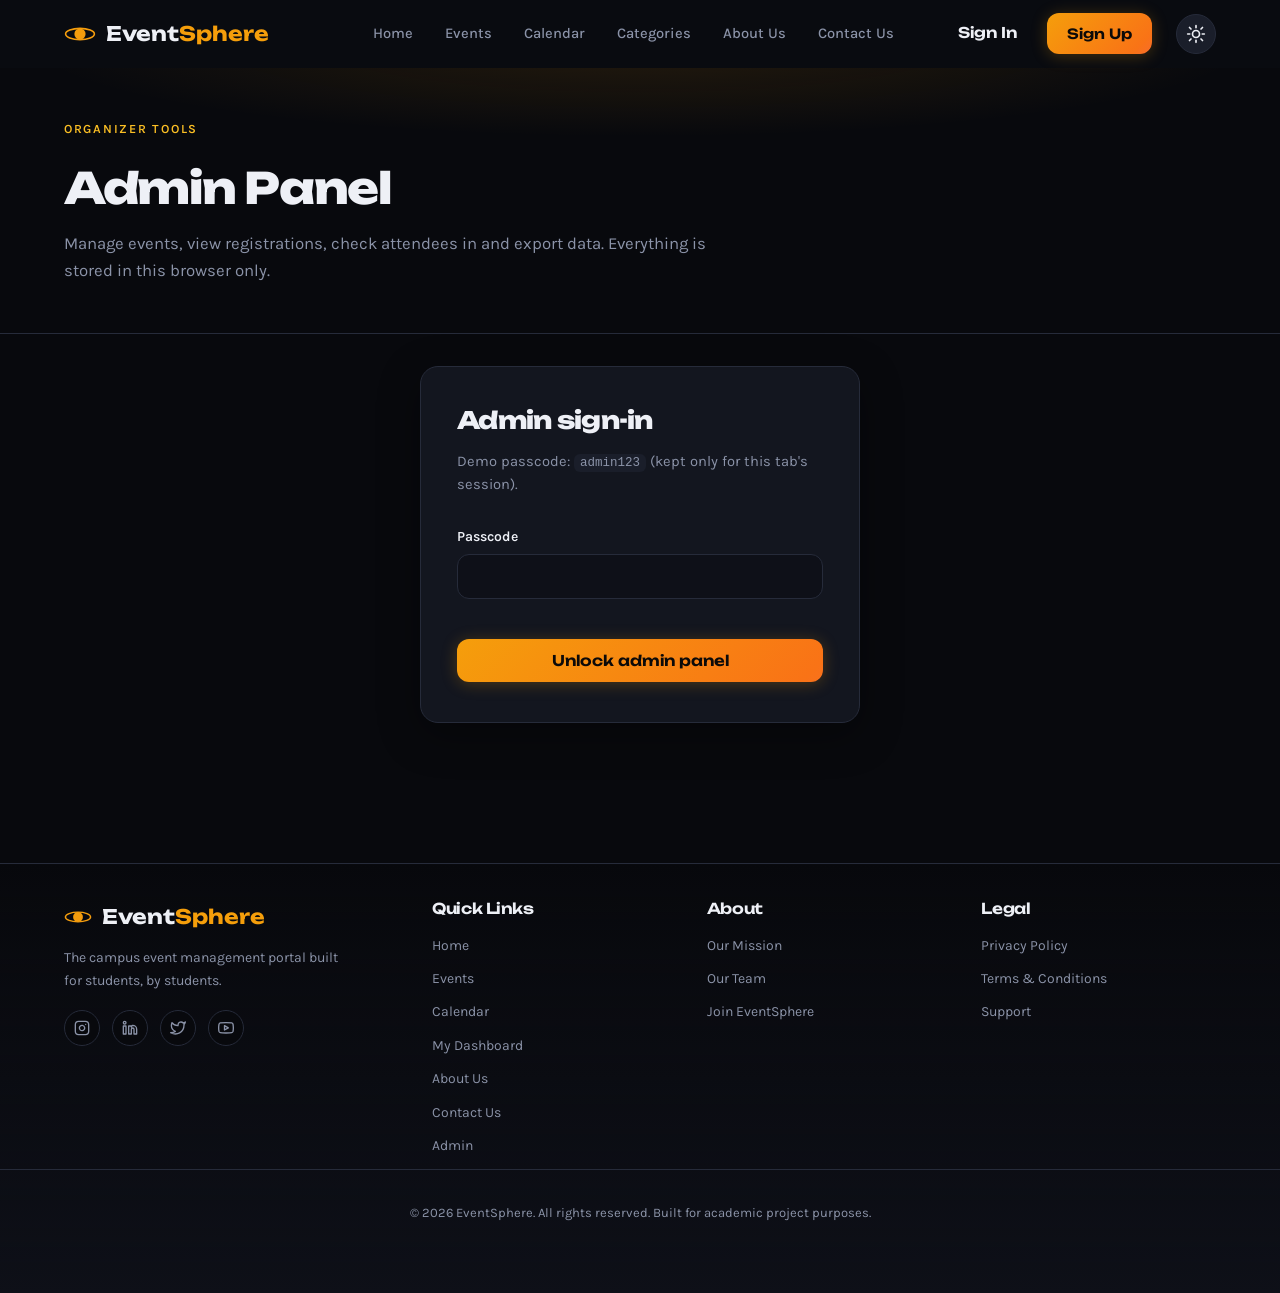
<file: admin.html>
<!DOCTYPE html>
<html lang="en">
<head>
  <meta charset="UTF-8" />
  <meta name="viewport" content="width=device-width, initial-scale=1.0" />
  <title>EventSphere | Admin Panel</title>
  <meta name="description" content="Organizer panel: manage events, registrations, check-ins and analytics." />
  <link rel="icon" type="image/svg+xml" href="images/favicon.svg">
  <link rel="preconnect" href="https://fonts.googleapis.com">
  <link href="https://fonts.googleapis.com/css2?family=Karla:ital,wght@0,400;0,500;0,600;0,700;1,400&family=Unbounded:wght@500;600;700;800&display=swap" rel="stylesheet">
  <script>
  (function () {
    try {
      var t = null;
      try { t = localStorage.getItem("eventsphere_theme"); } catch (e) {}
      if (!t) { try { var m = window.name.match(/(?:^|;)eventsphere_theme=([^;]+)/); if (m) t = m[1]; } catch (e2) {} }
      if (t === "light") document.documentElement.classList.add("light-mode");
    } catch (e) {}
  })();
</script>
<link rel="stylesheet" href="css/style.css" />
</head>
<body>
  <a href="#main-content" class="skip-link">Skip to main content</a>

  <header class="site-header" id="site-header">
    <nav class="navbar" aria-label="Primary navigation">
      <a href="index.html" class="logo">
        <span class="logo-mark" aria-hidden="true">
          <svg viewBox="0 0 40 40" width="32" height="32">
            <circle cx="20" cy="20" r="7" fill="url(#logoGradient)"/>
            <ellipse cx="20" cy="20" rx="18" ry="7" fill="none" stroke="url(#logoGradient)" stroke-width="2"/>
            <defs><linearGradient id="logoGradient" x1="0" y1="0" x2="40" y2="40"><stop offset="0%" stop-color="#f59e0b"/><stop offset="100%" stop-color="#ec4899"/></linearGradient></defs>
          </svg>
        </span>
        <span class="logo-text">Event<span>Sphere</span></span>
      </a>
      <button class="nav-toggle" id="navToggle" aria-label="Open navigation menu" aria-expanded="false" aria-controls="primaryMenu">
        <span class="nav-toggle-bar"></span><span class="nav-toggle-bar"></span><span class="nav-toggle-bar"></span>
      </button>
      <div class="nav-menu" id="primaryMenu">
        <ul class="nav-links">
          <li><a href="index.html" class="nav-link">Home</a></li>
          <li><a href="events.html" class="nav-link active">Events</a></li>
          <li><a href="calendar.html" class="nav-link">Calendar</a></li>
          <li><a href="categories.html" class="nav-link">Categories</a></li>
          <li><a href="about.html" class="nav-link">About Us</a></li>
          <li><a href="contact.html" class="nav-link">Contact Us</a></li>
        </ul>
        <div class="nav-actions">
          <a href="signin.html" class="btn btn-ghost guest-only">Sign In</a>
          <a href="signup.html" class="btn btn-primary btn-small guest-only">Sign Up</a>
          <button class="btn btn-ghost auth-only" id="logoutBtn" type="button">Logout</button>
        </div>
      </div>
    </nav>
  </header>

  <main id="main-content">

    <section class="page-hero">
      <div class="container">
        <p class="eyebrow">Organizer Tools</p>
        <h1>Admin Panel</h1>
        <p class="page-hero-sub">Manage events, view registrations, check attendees in and export data. Everything is stored in this browser only.</p>
      </div>
    </section>
    <section class="section" style="padding-top:12px;">
      <div class="container" id="adminRoot"></div>
    </section>

  </main>

  <footer class="site-footer">
    <div class="container footer-grid">
      <div class="footer-brand">
        <a href="index.html" class="logo">
          <span class="logo-mark" aria-hidden="true">
            <svg viewBox="0 0 40 40" width="28" height="28">
              <circle cx="20" cy="20" r="7" fill="url(#footerLogoGradient)"/><ellipse cx="20" cy="20" rx="18" ry="7" fill="none" stroke="url(#footerLogoGradient)" stroke-width="2"/>
              <defs><linearGradient id="footerLogoGradient" x1="0" y1="0" x2="40" y2="40"><stop offset="0%" stop-color="#f59e0b"/><stop offset="100%" stop-color="#ec4899"/></linearGradient></defs>
            </svg>
          </span>
          <span class="logo-text">Event<span>Sphere</span></span>
        </a>
        <p class="footer-tagline">The campus event management portal built for students, by students.</p>
        <div class="social-icons"><a href="#" aria-label="Instagram"><svg class="icon"><use href="#i-instagram"/></svg></a><a href="#" aria-label="LinkedIn"><svg class="icon"><use href="#i-linkedin"/></svg></a><a href="#" aria-label="Twitter"><svg class="icon"><use href="#i-twitter"/></svg></a><a href="#" aria-label="YouTube"><svg class="icon"><use href="#i-youtube"/></svg></a></div>
      </div>
      <nav class="footer-col" aria-label="Quick links"><h3>Quick Links</h3><ul><li><a href="index.html">Home</a></li><li><a href="events.html">Events</a></li><li><a href="calendar.html">Calendar</a></li><li><a href="dashboard.html">My Dashboard</a></li><li><a href="about.html">About Us</a></li><li><a href="contact.html">Contact Us</a></li><li><a href="admin.html">Admin</a></li></ul></nav>
      <nav class="footer-col" aria-label="About"><h3>About</h3><ul><li><a href="about.html">Our Mission</a></li><li><a href="about.html#team">Our Team</a></li><li><a href="signup.html">Join EventSphere</a></li></ul></nav>
      <nav class="footer-col" aria-label="Legal"><h3>Legal</h3><ul><li><a href="#">Privacy Policy</a></li><li><a href="#">Terms & Conditions</a></li><li><a href="contact.html">Support</a></li></ul></nav>
    </div>
    <div class="footer-bottom"><p>&copy; 2026 EventSphere. All rights reserved. Built for academic project purposes.</p></div>
  </footer>

  <script src="js/icons.js"></script>
  <script src="js/auth.js"></script>
  <script src="js/events.js"></script>
  <script src="js/store.js"></script>
  <script src="js/main.js"></script>
  <script>

    const ES = window.ES, e = ES.esc;
    const root = document.getElementById("adminRoot");
    const COLORS = { Technical: "#2F5CFF", Cultural: "#8B5CF6", Sports: "#34d399", Workshops: "#f59e0b", Competitions: "#fb7185" };
    const IMAGES = ["", "images/hackathon1.jpeg", "images/latenight-hackathon.jpeg", "images/concert.jpeg", "images/bigfest.jpg", "images/session.jpeg", "images/public-speaking.jpeg", "images/sports.jpeg", "images/esports.jpg", "images/aiexpo.jpg", "images/pitchdeck.jpg", "images/yogamat.jpg", "images/clgphotograph.jpeg"];
    let tab = "overview", regEvent = "all", regQuery = "";

    function gate() {
      root.innerHTML = `<form class="form-card es-admin-gate" id="gate" novalidate>
        <h1 style="font-size:1.5rem;">Admin sign-in</h1>
        <p class="subtitle">Demo passcode: <code>${e(ES.admin.pass)}</code> (kept only for this tab's session).</p>
        <div class="form-group"><label for="pass">Passcode</label><input id="pass" type="password" autocomplete="off" /></div>
        <p class="es-form-error" id="gErr" role="alert"></p>
        <button class="btn btn-primary btn-block" type="submit">Unlock admin panel</button></form>`;
      document.getElementById("gate").addEventListener("submit", (ev) => {
        ev.preventDefault();
        if (ES.admin.login(document.getElementById("pass").value)) draw();
        else document.getElementById("gErr").textContent = "Wrong passcode.";
      });
    }

    /* ---------- inline SVG charts ---------- */
    function barChart(rows) {
      const max = Math.max.apply(null, rows.map(r => r.cap).concat([1]));
      return `<div class="es-bars">${rows.map(r => `<div class="es-bar-row" title="${e(r.label)}: ${r.filled} of ${r.cap}">
        <span class="es-bar-label">${e(r.label)}</span>
        <div class="es-bar-track"><div class="es-bar-cap" style="width:100%"><div class="es-bar-fill" style="width:${Math.min(100, (r.filled / r.cap) * 100)}%;background:${r.color}"></div></div></div>
        <span class="es-bar-val">${r.filled}/${r.cap}</span></div>`).join("")}</div>`;
    }
    function donut(parts) {
      const total = parts.reduce((s, p) => s + p.v, 0) || 1, R = 15.9155; let off = 25;
      const segs = parts.filter(p => p.v > 0).map(p => { const len = (p.v / total) * 100; const s = `<circle r="${R}" cx="21" cy="21" fill="transparent" stroke="${p.c}" stroke-width="6" stroke-dasharray="${len} ${100 - len}" stroke-dashoffset="${off}"></circle>`; off -= len; return s; }).join("");
      return `<div class="es-donut-wrap"><svg viewBox="0 0 42 42" class="es-donut" role="img" aria-label="Events by category"><circle r="${R}" cx="21" cy="21" fill="transparent" stroke="var(--color-border)" stroke-width="6"></circle>${segs}<text x="21" y="22.5" text-anchor="middle" class="es-donut-n">${total}</text></svg>
        <ul class="es-donut-leg">${parts.map(p => `<li><i style="background:${p.c}"></i>${e(p.l)} <strong>${p.v}</strong></li>`).join("")}</ul></div>`;
    }
    function dayBars(days) {
      const max = Math.max.apply(null, days.map(d => d.v).concat([1]));
      return `<div class="es-days">${days.map(d => `<div class="es-daycol" title="${d.label}: ${d.v}"><div class="es-daybar"><span style="height:${(d.v / max) * 100}%"></span></div><small>${d.short}</small></div>`).join("")}</div>`;
    }

    function overview() {
      const evs = ES.events, regs = ES.allRegs();
      const conf = regs.filter(r => r.status === "registered");
      const cap = evs.reduce((s, x) => s + ES.capacity(x), 0), fil = evs.reduce((s, x) => s + ES.filled(x), 0);
      const revenue = regs.reduce((s, r) => s + (r.paid || 0), 0);
      const cats = ES.CATEGORIES.map(c => ({ l: c, c: COLORS[c], v: evs.filter(x => x.category === c).length }));
      const today = ES.toISO(new Date()), days = [];
      for (let i = 13; i >= 0; i--) {
        const iso = ES.addDays(today, -i), d = ES.parseDate(iso);
        days.push({ label: ES.fmtDate(iso), short: d.getDate(), v: regs.filter(r => ES.toISO(new Date(r.ts)) === iso).length });
      }
      const top = evs.slice().sort((a, b) => ES.filled(b) / ES.capacity(b) - ES.filled(a) / ES.capacity(a)).slice(0, 12)
        .map(x => ({ label: x.title, filled: ES.filled(x), cap: ES.capacity(x), color: COLORS[x.category] }));
      return `<div class="es-stat-grid es-stat-grid-6">
          <div class="es-stat"><strong>${evs.length}</strong><span>Events</span></div>
          <div class="es-stat"><strong>${fil}<small>/${cap}</small></strong><span>Seats filled</span></div>
          <div class="es-stat"><strong>${conf.length}</strong><span>Registrations here</span></div>
          <div class="es-stat"><strong>${regs.filter(r => r.status === "waitlist").length}</strong><span>On waitlists</span></div>
          <div class="es-stat"><strong>${conf.filter(r => r.attended).length}</strong><span>Checked in</span></div>
          <div class="es-stat"><strong>₹${revenue}</strong><span>Demo revenue</span></div></div>
        <div class="es-chart-grid">
          <div class="aside-card"><h3>Seat fill by event</h3><p class="es-muted" style="font-size:.8rem;margin-bottom:12px;">Each bar shows how full the event is (seats taken ÷ capacity).</p>${barChart(top)}</div>
          <div class="aside-card"><h3>Events by category</h3>${donut(cats)}
            <h3 style="margin-top:24px;">Registrations — last 14 days</h3><p class="es-muted" style="font-size:.8rem;margin-bottom:8px;">From this browser's data.</p>${dayBars(days)}</div>
        </div>`;
    }

    /* ---------- events tab ---------- */
    function eventsTab() {
      const rows = ES.events.slice().sort((a, b) => ES.startAt(a) - ES.startAt(b)).map(x => `<tr>
        <td><strong>${e(x.title)}</strong><br><span class="es-muted">${e(x.venue)}</span></td>
        <td><span class="pill ${x.pill}">${e(x.category)}</span></td>
        <td>${e(x.displayDate)}<br><span class="es-muted">${e(x.time)}</span></td>
        <td>${ES.filled(x)} / ${ES.capacity(x)}</td><td>${e(x.price)}</td>
        <td class="es-td-actions"><button class="btn btn-outline btn-small" data-edit="${e(x.id)}">Edit</button><button class="btn btn-ghost btn-small" data-del="${e(x.id)}">Delete</button></td></tr>`).join("");
      return `<div class="es-toolbar-row"><button class="btn btn-primary" id="addEvent">+ Add event</button><button class="btn btn-ghost" id="restore">Restore default events</button></div>
        <div class="es-table-wrap"><table class="es-table"><thead><tr><th>Event</th><th>Category</th><th>When</th><th>Seats</th><th>Price</th><th></th></tr></thead><tbody>${rows || `<tr><td colspan="6">No events. Add one!</td></tr>`}</tbody></table></div>`;
    }

    function eventForm(x) {
      const isNew = !x;
      x = x || { title: "", category: "Technical", date: ES.addDays(ES.toISO(new Date()), 7), time: "10:00 AM", endTime: "1:00 PM", venue: "", price: "Free", capacity: 100, image: "", description: "", organizer: "", tags: [] };
      ES.modal(`<button class="es-modal-x" data-close aria-label="Close">✕</button><h3>${isNew ? "Add event" : "Edit event"}</h3>
        <form id="evForm" novalidate class="es-grid-form">
          <div class="form-group span2"><label for="fTitle">Title</label><input id="fTitle" value="${e(x.title)}" maxlength="80"></div>
          <div class="form-group"><label for="fCat">Category</label><select id="fCat">${ES.CATEGORIES.map(c => `<option ${c === x.category ? "selected" : ""}>${c}</option>`).join("")}</select></div>
          <div class="form-group"><label for="fDate">Date</label><input id="fDate" type="date" value="${e(x.date)}"></div>
          <div class="form-group"><label for="fStart">Starts</label><input id="fStart" type="time" value="${ES.to24h(x.time)}"></div>
          <div class="form-group"><label for="fEnd">Ends</label><input id="fEnd" type="time" value="${ES.to24h(x.endTime || x.time)}"></div>
          <div class="form-group"><label for="fVenue">Venue</label><input id="fVenue" value="${e(x.venue)}"></div>
          <div class="form-group"><label for="fPrice">Price (e.g. Free, ₹99, ₹199 / team)</label><input id="fPrice" value="${e(x.price)}"></div>
          <div class="form-group"><label for="fCap">Capacity (seats)</label><input id="fCap" type="number" min="1" value="${ES.capacity(x)}"></div>
          <div class="form-group"><label for="fImg">Poster</label><select id="fImg">${IMAGES.map(i => `<option value="${i}" ${i === (x.image || "") ? "selected" : ""}>${i ? i.replace("images/", "") : "No image (icon)"}</option>`).join("")}</select></div>
          <div class="form-group span2"><label for="fOrg">Organizer</label><input id="fOrg" value="${e(x.organizer || "")}"></div>
          <div class="form-group span2"><label for="fTags">Tags (comma separated — use “Team 2–4” to make it a team event)</label><input id="fTags" value="${e((x.tags || []).join(", "))}"></div>
          <div class="form-group span2"><label for="fDesc">Description</label><textarea id="fDesc" rows="3">${e(x.description || "")}</textarea></div>
          <p class="es-form-error span2" id="fErr" role="alert"></p>
          <div class="es-modal-actions span2"><button type="button" class="btn btn-ghost" data-close>Cancel</button><button class="btn btn-primary" type="submit">${isNew ? "Create event" : "Save changes"}</button></div>
        </form>`, (box) => {
        box.querySelector("#evForm").addEventListener("submit", (ev) => {
          ev.preventDefault();
          const g = (i) => box.querySelector("#" + i).value.trim();
          const err = box.querySelector("#fErr");
          if (g("fTitle").length < 3) return err.textContent = "Title is required (min 3 characters).";
          if (!g("fDate") || !g("fStart") || !g("fEnd")) return err.textContent = "Date, start and end time are required.";
          if (g("fEnd") <= g("fStart")) return err.textContent = "End time must be after start time.";
          if (!g("fVenue")) return err.textContent = "Venue is required.";
          if (!(Number(g("fCap")) >= 1)) return err.textContent = "Capacity must be at least 1.";
          const cat = g("fCat"), meta = ES.CAT[cat];
          const data = { id: x.id || (g("fTitle").toLowerCase().replace(/[^a-z0-9]+/g, "-").replace(/^-|-$/g, "") + "-" + Date.now().toString(36).slice(-4)),
            title: g("fTitle"), category: cat, pill: meta.pill, poster: meta.poster, icon: meta.icon, date: g("fDate"), time: ES.to12h(g("fStart")), endTime: ES.to12h(g("fEnd")),
            venue: g("fVenue"), price: g("fPrice") || "Free", capacity: Number(g("fCap")), image: g("fImg"), organizer: g("fOrg") || "Campus Admin",
            tags: g("fTags").split(",").map(t => t.trim()).filter(Boolean), description: g("fDesc") || g("fTitle"), longDescription: g("fDesc") || g("fTitle") };
          if (isNew) data.attendees = 0;
          ES.admin.saveEvent(data);
          ES.closeModal(); window.showToast(isNew ? "Event created." : "Event updated."); draw();
        });
      });
    }

    /* ---------- registrations tab ---------- */
    function filteredRegs() {
      let list = ES.allRegs().slice().sort((a, b) => b.ts - a.ts);
      if (regEvent !== "all") list = list.filter(r => r.eventId === regEvent);
      if (regQuery) { const q = regQuery.toLowerCase(); list = list.filter(r => (r.name + " " + r.email + " " + r.ticketId).toLowerCase().includes(q)); }
      return list;
    }
    function regsTab() {
      const list = filteredRegs();
      return `<div class="es-toolbar-row">
          <select id="regEvent" aria-label="Filter by event"><option value="all">All events</option>${ES.events.map(x => `<option value="${e(x.id)}" ${x.id === regEvent ? "selected" : ""}>${e(x.title)}</option>`).join("")}</select>
          <input id="regQ" type="search" placeholder="Search name, email or ticket…" value="${e(regQuery)}">
          <button class="btn btn-outline" id="csvBtn">Export CSV</button></div>
        <div class="es-table-wrap"><table class="es-table"><thead><tr><th>Ticket</th><th>Attendee</th><th>Event</th><th>Status</th><th>Team</th><th>Paid</th><th>Check-in</th></tr></thead><tbody>
        ${list.map(r => { const ev = ES.getEvent(r.eventId); return `<tr><td><code>${e(r.ticketId)}</code></td><td>${e(r.name)}<br><span class="es-muted">${e(r.email)}</span>${r.attendee ? `<br><span class="es-muted">${e(r.attendee.phone)} · ${e(r.attendee.roll)} · ${e(r.attendee.branch)}, ${e(r.attendee.year)}</span>` : ""}</td><td>${e(ev ? ev.title : r.eventId)}</td>
          <td><span class="es-badge es-badge-${r.status === "registered" ? "open" : "almost"}">${r.status}</span></td><td>${r.team ? e(r.team.name) + `<br><span class="es-muted">${r.team.members.length + 1} members</span>` : "—"}</td><td>${r.paid ? "₹" + r.paid : "—"}</td>
          <td>${r.status !== "registered" ? "—" : r.attended ? `<button class="btn btn-ghost btn-small" data-undo="${e(r.id)}">✓ In · Undo</button>` : `<button class="btn btn-outline btn-small" data-in="${e(r.ticketId)}">Check in</button>`}</td></tr>`; }).join("") || `<tr><td colspan="7">No registrations yet. Register for an event from a student account, then come back.</td></tr>`}
        </tbody></table></div>`;
    }

    function checkinTab() {
      const recent = ES.allRegs().filter(r => r.attended).sort((a, b) => (b.attendedAt || 0) - (a.attendedAt || 0)).slice(0, 8);
      return `<div class="aside-card es-checkin"><h3>Check in an attendee</h3>
        <p class="es-muted">Type the ticket code (e.g. <code>ES-AB12CD34</code>) or paste the text a QR scanner reads from the ticket.</p>
        <form id="ciForm" class="es-ci-form"><input id="ciCode" placeholder="ES-XXXXXXXXX" autocomplete="off"><button class="btn btn-primary" type="submit">Check in</button></form>
        <p id="ciMsg" class="es-ci-msg" role="status"></p></div>
        <div class="aside-card" style="margin-top:16px;"><h3>Recent check-ins</h3>${recent.length ? `<ul class="es-notifs">${recent.map(r => `<li>${e(r.name)} — ${e((ES.getEvent(r.eventId) || {}).title || r.eventId)}<time>${new Date(r.attendedAt).toLocaleString()}</time></li>`).join("")}</ul>` : `<p class="es-muted">Nobody checked in yet.</p>`}</div>`;
    }

    function draw() {
      if (!ES.admin.isAuthed()) return gate();
      ES.refreshEvents();
      const tabs = [["overview", "Overview"], ["events", "Events"], ["regs", "Registrations"], ["checkin", "Check-in"]];
      root.innerHTML = `<div class="es-tabs" role="tablist">${tabs.map(t => `<button role="tab" class="${tab === t[0] ? "active" : ""}" data-tab="${t[0]}">${t[1]}</button>`).join("")}<span class="es-tabs-sp"></span><button class="btn btn-ghost btn-small" id="adminOut">Lock panel</button></div>
        <div class="es-tab-body">${tab === "overview" ? overview() : tab === "events" ? eventsTab() : tab === "regs" ? regsTab() : checkinTab()}</div>`;
      root.querySelectorAll("[data-tab]").forEach(b => b.addEventListener("click", () => { tab = b.dataset.tab; draw(); }));
      document.getElementById("adminOut").addEventListener("click", () => { ES.admin.logout(); draw(); });
      const q = (s) => root.querySelector(s);
      if (tab === "events") {
        q("#addEvent").addEventListener("click", () => eventForm(null));
        q("#restore").addEventListener("click", () => ES.modal(`<button class="es-modal-x" data-close>✕</button><h3>Restore default events?</h3><p class="es-modal-sub">This removes events you added, undoes edits and brings back deleted ones. Registrations are kept.</p><div class="es-modal-actions"><button class="btn btn-ghost" data-close>Cancel</button><button class="btn btn-primary" id="yesRestore">Restore</button></div>`, (b) => b.querySelector("#yesRestore").addEventListener("click", () => { ES.admin.restoreDefaults(); ES.closeModal(); window.showToast("Defaults restored."); draw(); })));
        root.querySelectorAll("[data-edit]").forEach(b => b.addEventListener("click", () => eventForm(ES.getEvent(b.dataset.edit))));
        root.querySelectorAll("[data-del]").forEach(b => b.addEventListener("click", () => { const x = ES.getEvent(b.dataset.del);
          ES.modal(`<button class="es-modal-x" data-close>✕</button><h3>Delete “${e(x.title)}”?</h3><p class="es-modal-sub">It will disappear from the site${ES.admin.isBuiltIn(x.id) ? " (you can bring it back with “Restore default events”)" : ""}.</p><div class="es-modal-actions"><button class="btn btn-ghost" data-close>Cancel</button><button class="btn btn-primary" id="yesDel">Delete</button></div>`,
            (m) => m.querySelector("#yesDel").addEventListener("click", () => { ES.admin.deleteEvent(x.id); ES.closeModal(); window.showToast("Event deleted."); draw(); })); }));
      }
      if (tab === "regs") {
        q("#regEvent").addEventListener("change", (ev) => { regEvent = ev.target.value; draw(); });
        const rq = q("#regQ"); rq.addEventListener("input", () => { regQuery = rq.value; const pos = rq.selectionStart; draw(); const n = q("#regQ"); n.focus(); n.setSelectionRange(pos, pos); });
        q("#csvBtn").addEventListener("click", () => { const l = filteredRegs(); if (!l.length) return window.showToast("No registrations to export.", "error"); ES.download("eventsphere-registrations.csv", ES.registrationsCsv(l), "text/csv"); });
        root.querySelectorAll("[data-in]").forEach(b => b.addEventListener("click", () => { const r = ES.checkIn(b.dataset.in); window.showToast(r.message, r.ok ? "success" : "error"); draw(); }));
        root.querySelectorAll("[data-undo]").forEach(b => b.addEventListener("click", () => { ES.admin.updateRecord(b.dataset.undo, { attended: false, attendedAt: null }); draw(); }));
      }
      if (tab === "checkin") {
        q("#ciForm").addEventListener("submit", (ev) => { ev.preventDefault(); const r = ES.checkIn(q("#ciCode").value);
          draw(); const m = document.getElementById("ciMsg"); m.textContent = r.message; m.className = "es-ci-msg " + (r.ok ? "ok" : "bad"); document.getElementById("ciCode").focus(); });
      }
    }
    draw();

  </script>
</body>
</html>
</file>
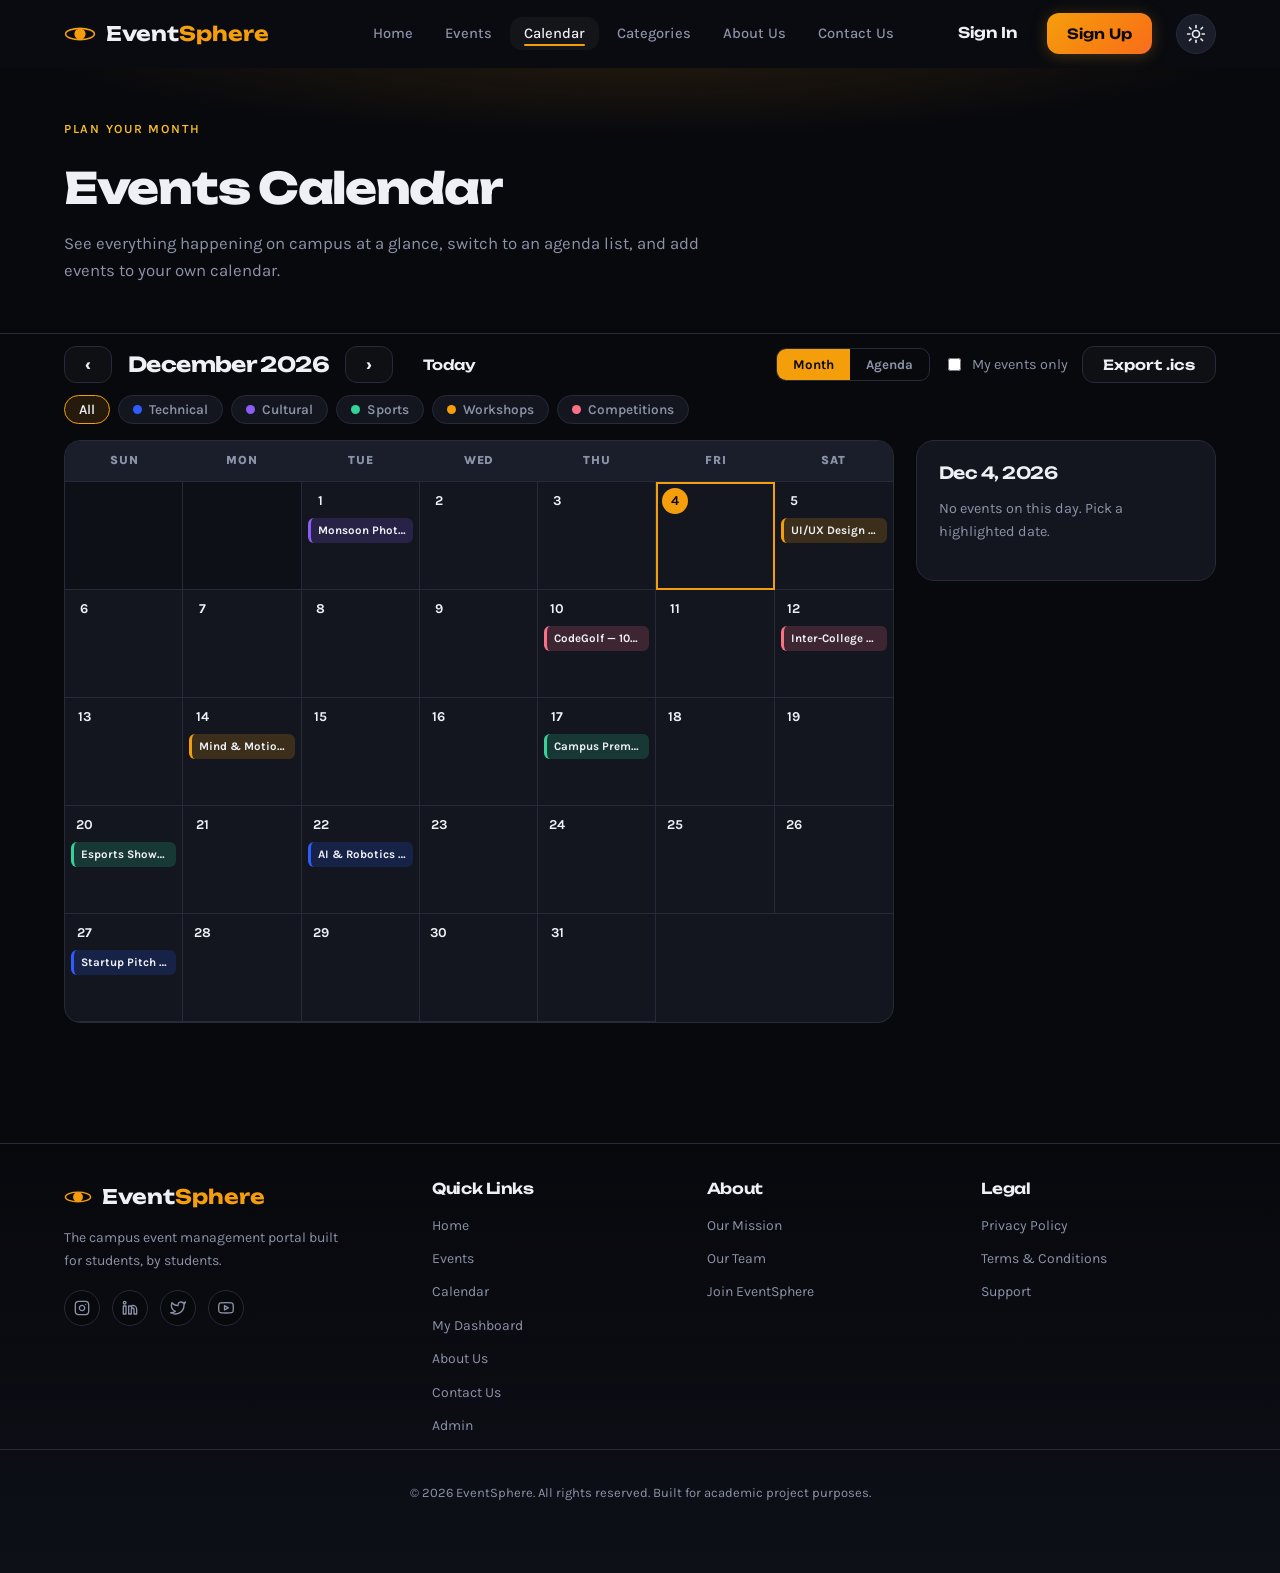
<file: calendar.html>
<!DOCTYPE html>
<html lang="en">
<head>
  <meta charset="UTF-8" />
  <meta name="viewport" content="width=device-width, initial-scale=1.0" />
  <title>EventSphere | Events Calendar</title>
  <meta name="description" content="Month and agenda calendar of all campus events with calendar export." />
  <link rel="icon" type="image/svg+xml" href="images/favicon.svg">
  <link rel="preconnect" href="https://fonts.googleapis.com">
  <link href="https://fonts.googleapis.com/css2?family=Karla:ital,wght@0,400;0,500;0,600;0,700;1,400&family=Unbounded:wght@500;600;700;800&display=swap" rel="stylesheet">
  <script>
  (function () {
    try {
      var t = null;
      try { t = localStorage.getItem("eventsphere_theme"); } catch (e) {}
      if (!t) { try { var m = window.name.match(/(?:^|;)eventsphere_theme=([^;]+)/); if (m) t = m[1]; } catch (e2) {} }
      if (t === "light") document.documentElement.classList.add("light-mode");
    } catch (e) {}
  })();
</script>
<link rel="stylesheet" href="css/style.css" />
</head>
<body>
  <a href="#main-content" class="skip-link">Skip to main content</a>

  <header class="site-header" id="site-header">
    <nav class="navbar" aria-label="Primary navigation">
      <a href="index.html" class="logo">
        <span class="logo-mark" aria-hidden="true">
          <svg viewBox="0 0 40 40" width="32" height="32">
            <circle cx="20" cy="20" r="7" fill="url(#logoGradient)"/>
            <ellipse cx="20" cy="20" rx="18" ry="7" fill="none" stroke="url(#logoGradient)" stroke-width="2"/>
            <defs><linearGradient id="logoGradient" x1="0" y1="0" x2="40" y2="40"><stop offset="0%" stop-color="#f59e0b"/><stop offset="100%" stop-color="#ec4899"/></linearGradient></defs>
          </svg>
        </span>
        <span class="logo-text">Event<span>Sphere</span></span>
      </a>
      <button class="nav-toggle" id="navToggle" aria-label="Open navigation menu" aria-expanded="false" aria-controls="primaryMenu">
        <span class="nav-toggle-bar"></span><span class="nav-toggle-bar"></span><span class="nav-toggle-bar"></span>
      </button>
      <div class="nav-menu" id="primaryMenu">
        <ul class="nav-links">
          <li><a href="index.html" class="nav-link">Home</a></li>
          <li><a href="events.html" class="nav-link active">Events</a></li>
          <li><a href="calendar.html" class="nav-link">Calendar</a></li>
          <li><a href="categories.html" class="nav-link">Categories</a></li>
          <li><a href="about.html" class="nav-link">About Us</a></li>
          <li><a href="contact.html" class="nav-link">Contact Us</a></li>
        </ul>
        <div class="nav-actions">
          <a href="signin.html" class="btn btn-ghost guest-only">Sign In</a>
          <a href="signup.html" class="btn btn-primary btn-small guest-only">Sign Up</a>
          <button class="btn btn-ghost auth-only" id="logoutBtn" type="button">Logout</button>
        </div>
      </div>
    </nav>
  </header>

  <main id="main-content">

    <section class="page-hero">
      <div class="container">
        <p class="eyebrow">Plan Your Month</p>
        <h1>Events Calendar</h1>
        <p class="page-hero-sub">See everything happening on campus at a glance, switch to an agenda list, and add events to your own calendar.</p>
      </div>
    </section>
    <section class="section" style="padding-top:12px;">
      <div class="container">
        <div class="es-cal-bar">
          <div class="es-cal-nav">
            <button class="btn btn-outline btn-small" id="calPrev" aria-label="Previous month">‹</button>
            <h2 id="calTitle" aria-live="polite"></h2>
            <button class="btn btn-outline btn-small" id="calNext" aria-label="Next month">›</button>
            <button class="btn btn-ghost btn-small" id="calToday">Today</button>
          </div>
          <div class="es-cal-tools">
            <div class="es-seg" role="group" aria-label="View">
              <button type="button" class="active" data-view="month">Month</button>
              <button type="button" data-view="agenda">Agenda</button>
            </div>
            <label class="es-check"><input type="checkbox" id="mineOnly"> My events only</label>
            <button class="btn btn-outline btn-small" id="calIcs">Export .ics</button>
          </div>
        </div>
        <div class="es-legend" id="calLegend"></div>
        <div class="es-cal-layout">
          <div id="calMain"></div>
          <aside class="aside-card es-cal-side" id="calSide"></aside>
        </div>
      </div>
    </section>

  </main>

  <footer class="site-footer">
    <div class="container footer-grid">
      <div class="footer-brand">
        <a href="index.html" class="logo">
          <span class="logo-mark" aria-hidden="true">
            <svg viewBox="0 0 40 40" width="28" height="28">
              <circle cx="20" cy="20" r="7" fill="url(#footerLogoGradient)"/><ellipse cx="20" cy="20" rx="18" ry="7" fill="none" stroke="url(#footerLogoGradient)" stroke-width="2"/>
              <defs><linearGradient id="footerLogoGradient" x1="0" y1="0" x2="40" y2="40"><stop offset="0%" stop-color="#f59e0b"/><stop offset="100%" stop-color="#ec4899"/></linearGradient></defs>
            </svg>
          </span>
          <span class="logo-text">Event<span>Sphere</span></span>
        </a>
        <p class="footer-tagline">The campus event management portal built for students, by students.</p>
        <div class="social-icons"><a href="#" aria-label="Instagram"><svg class="icon"><use href="#i-instagram"/></svg></a><a href="#" aria-label="LinkedIn"><svg class="icon"><use href="#i-linkedin"/></svg></a><a href="#" aria-label="Twitter"><svg class="icon"><use href="#i-twitter"/></svg></a><a href="#" aria-label="YouTube"><svg class="icon"><use href="#i-youtube"/></svg></a></div>
      </div>
      <nav class="footer-col" aria-label="Quick links"><h3>Quick Links</h3><ul><li><a href="index.html">Home</a></li><li><a href="events.html">Events</a></li><li><a href="calendar.html">Calendar</a></li><li><a href="dashboard.html">My Dashboard</a></li><li><a href="about.html">About Us</a></li><li><a href="contact.html">Contact Us</a></li><li><a href="admin.html">Admin</a></li></ul></nav>
      <nav class="footer-col" aria-label="About"><h3>About</h3><ul><li><a href="about.html">Our Mission</a></li><li><a href="about.html#team">Our Team</a></li><li><a href="signup.html">Join EventSphere</a></li></ul></nav>
      <nav class="footer-col" aria-label="Legal"><h3>Legal</h3><ul><li><a href="#">Privacy Policy</a></li><li><a href="#">Terms & Conditions</a></li><li><a href="contact.html">Support</a></li></ul></nav>
    </div>
    <div class="footer-bottom"><p>&copy; 2026 EventSphere. All rights reserved. Built for academic project purposes.</p></div>
  </footer>

  <script src="js/icons.js"></script>
  <script src="js/auth.js"></script>
  <script src="js/events.js"></script>
  <script src="js/store.js"></script>
  <script src="js/main.js"></script>
  <script>

    const ES = window.ES, e = ES.esc;
    const COLORS = { Technical: "#2F5CFF", Cultural: "#8B5CF6", Sports: "#34d399", Workshops: "#f59e0b", Competitions: "#fb7185" };
    const DOW = ["Sun","Mon","Tue","Wed","Thu","Fri","Sat"];
    const calMain = document.getElementById("calMain"), calSide = document.getElementById("calSide");
    let view = "month", mineOnly = false, cat = "all";
    const today = ES.toISO(new Date());
    let cur = ES.parseDate(today); cur.setDate(1);
    let selected = today;

    // jump to the month of the next event if this month is empty
    (function initMonth() {
      const upcoming = ES.events.filter(x => ES.status(x) !== "ended").sort((a, b) => ES.startAt(a) - ES.startAt(b))[0];
      const q = new URLSearchParams(location.search).get("date");
      const target = q || (ES.events.some(x => x.date.slice(0, 7) === today.slice(0, 7)) ? null : upcoming && upcoming.date);
      if (target) { cur = ES.parseDate(target); cur.setDate(1); selected = target; }
    })();

    function visibleEvents() {
      let list = ES.events.slice();
      if (cat !== "all") list = list.filter(x => x.category === cat);
      if (mineOnly) { const ids = ES.myRecords().filter(r => r.status !== "none").map(r => r.eventId); list = list.filter(x => ids.indexOf(x.id) >= 0); }
      return list.sort((a, b) => ES.startAt(a) - ES.startAt(b));
    }

    function legend() {
      document.getElementById("calLegend").innerHTML =
        `<button class="es-leg ${cat === "all" ? "on" : ""}" data-cat="all">All</button>` +
        ES.CATEGORIES.map(c => `<button class="es-leg ${cat === c ? "on" : ""}" data-cat="${c}"><i style="background:${COLORS[c]}"></i>${c}</button>`).join("");
      document.querySelectorAll(".es-leg").forEach(b => b.addEventListener("click", () => { cat = b.dataset.cat; draw(); }));
    }

    function chip(x) {
      const mine = ES.myRecord(x.id);
      return `<a class="es-chip" style="--c:${COLORS[x.category]}" href="event-details.html?id=${encodeURIComponent(x.id)}" title="${e(x.title)} · ${e(x.time)}">${mine ? "✓ " : ""}${e(x.title)}</a>`;
    }

    function drawMonth(list) {
      const y = cur.getFullYear(), m = cur.getMonth();
      const first = new Date(y, m, 1), days = new Date(y, m + 1, 0).getDate(), lead = first.getDay();
      let cells = "";
      for (let i = 0; i < lead; i++) cells += `<div class="es-day blank"></div>`;
      for (let d = 1; d <= days; d++) {
        const iso = y + "-" + ES.pad(m + 1) + "-" + ES.pad(d);
        const evs = list.filter(x => x.date === iso);
        cells += `<div class="es-day ${iso === today ? "today" : ""} ${iso === selected ? "sel" : ""} ${evs.length ? "has" : ""}" data-date="${iso}" tabindex="0" role="button" aria-label="${iso}, ${evs.length} events">
          <span class="es-dnum">${d}</span>
          <div class="es-chips">${evs.slice(0, 2).map(chip).join("")}${evs.length > 2 ? `<span class="es-more">+${evs.length - 2} more</span>` : ""}</div>
          <div class="es-dots">${evs.map(x => `<i style="background:${COLORS[x.category]}"></i>`).join("")}</div>
        </div>`;
      }
      calMain.innerHTML = `<div class="es-cal-grid">${DOW.map(d => `<div class="es-dow">${d}</div>`).join("")}${cells}</div>`;
      calMain.querySelectorAll(".es-day[data-date]").forEach(c => {
        const pick = (ev) => { if (ev.target.closest("a")) return; selected = c.dataset.date; draw(); };
        c.addEventListener("click", pick);
        c.addEventListener("keydown", (k) => { if (k.key === "Enter" || k.key === " ") { k.preventDefault(); pick(k); } });
      });
    }

    function agendaItem(x) {
      const rec = ES.myRecord(x.id);
      return `<article class="es-agenda-item" style="--c:${COLORS[x.category]}">
        <div class="es-agenda-date"><strong>${ES.parseDate(x.date).getDate()}</strong><span>${DOW[ES.parseDate(x.date).getDay()]}</span></div>
        <div class="es-agenda-body"><h3><a href="event-details.html?id=${encodeURIComponent(x.id)}">${e(x.title)}</a></h3>
          <p class="es-muted">${e(x.time)} – ${e(x.endTime)} · ${e(x.venue)} · ${e(x.category)}</p>
          <div class="es-card-status">${ES.seatBadge(x)}${rec ? `<span class="es-badge es-badge-open">${rec.status === "waitlist" ? "Waitlisted" : "You're going"}</span>` : ""}</div></div>
        <div class="es-agenda-actions"><a class="btn btn-ghost btn-small" target="_blank" rel="noopener" href="${e(ES.googleCalUrl(x))}">Google</a><button class="btn btn-ghost btn-small" data-ics="${e(x.id)}">.ics</button></div>
      </article>`;
    }

    function drawAgenda(list) {
      const y = cur.getFullYear(), m = cur.getMonth();
      const inMonth = list.filter(x => { const d = ES.parseDate(x.date); return d.getFullYear() === y && d.getMonth() === m; });
      calMain.innerHTML = inMonth.length ? `<div class="es-agenda">${inMonth.map(agendaItem).join("")}</div>` : `<div class="es-empty-sm">No events this month${cat !== "all" || mineOnly ? " for the current filters" : ""}.</div>`;
    }

    function drawSide(list) {
      const evs = list.filter(x => x.date === selected);
      calSide.innerHTML = `<h3>${ES.fmtDate(selected)}</h3>` + (evs.length ? evs.map(x => `<div class="es-side-ev" style="--c:${COLORS[x.category]}"><a href="event-details.html?id=${encodeURIComponent(x.id)}"><strong>${e(x.title)}</strong></a><span class="es-muted">${e(x.time)} – ${e(x.endTime)} · ${e(x.venue)}</span>${ES.seatBadge(x)}</div>`).join("") : `<p class="es-muted">No events on this day. Pick a highlighted date.</p>`);
    }

    function draw() {
      const list = visibleEvents();
      document.getElementById("calTitle").textContent = cur.toLocaleString("en-US", { month: "long", year: "numeric" });
      legend();
      if (view === "month") drawMonth(list); else drawAgenda(list);
      drawSide(list);
      calMain.querySelectorAll("[data-ics]").forEach(b => b.addEventListener("click", () => ES.downloadIcs([ES.getEvent(b.dataset.ics)], b.dataset.ics + ".ics")));
    }

    document.getElementById("calPrev").addEventListener("click", () => { cur.setMonth(cur.getMonth() - 1); draw(); });
    document.getElementById("calNext").addEventListener("click", () => { cur.setMonth(cur.getMonth() + 1); draw(); });
    document.getElementById("calToday").addEventListener("click", () => { cur = ES.parseDate(today); cur.setDate(1); selected = today; draw(); });
    document.getElementById("mineOnly").addEventListener("change", (ev) => {
      if (ev.target.checked && !ES.user()) { ev.target.checked = false; return ES.needLogin(); }
      mineOnly = ev.target.checked; draw();
    });
    document.querySelectorAll(".es-seg button").forEach(b => b.addEventListener("click", () => {
      view = b.dataset.view; document.querySelectorAll(".es-seg button").forEach(x => x.classList.toggle("active", x === b)); draw();
    }));
    document.getElementById("calIcs").addEventListener("click", () => {
      const list = visibleEvents();
      if (!list.length) return window.showToast("Nothing to export for the current filters.", "error");
      ES.downloadIcs(list, "eventsphere-calendar.ics");
    });
    draw();

  </script>
</body>
</html>
</file>
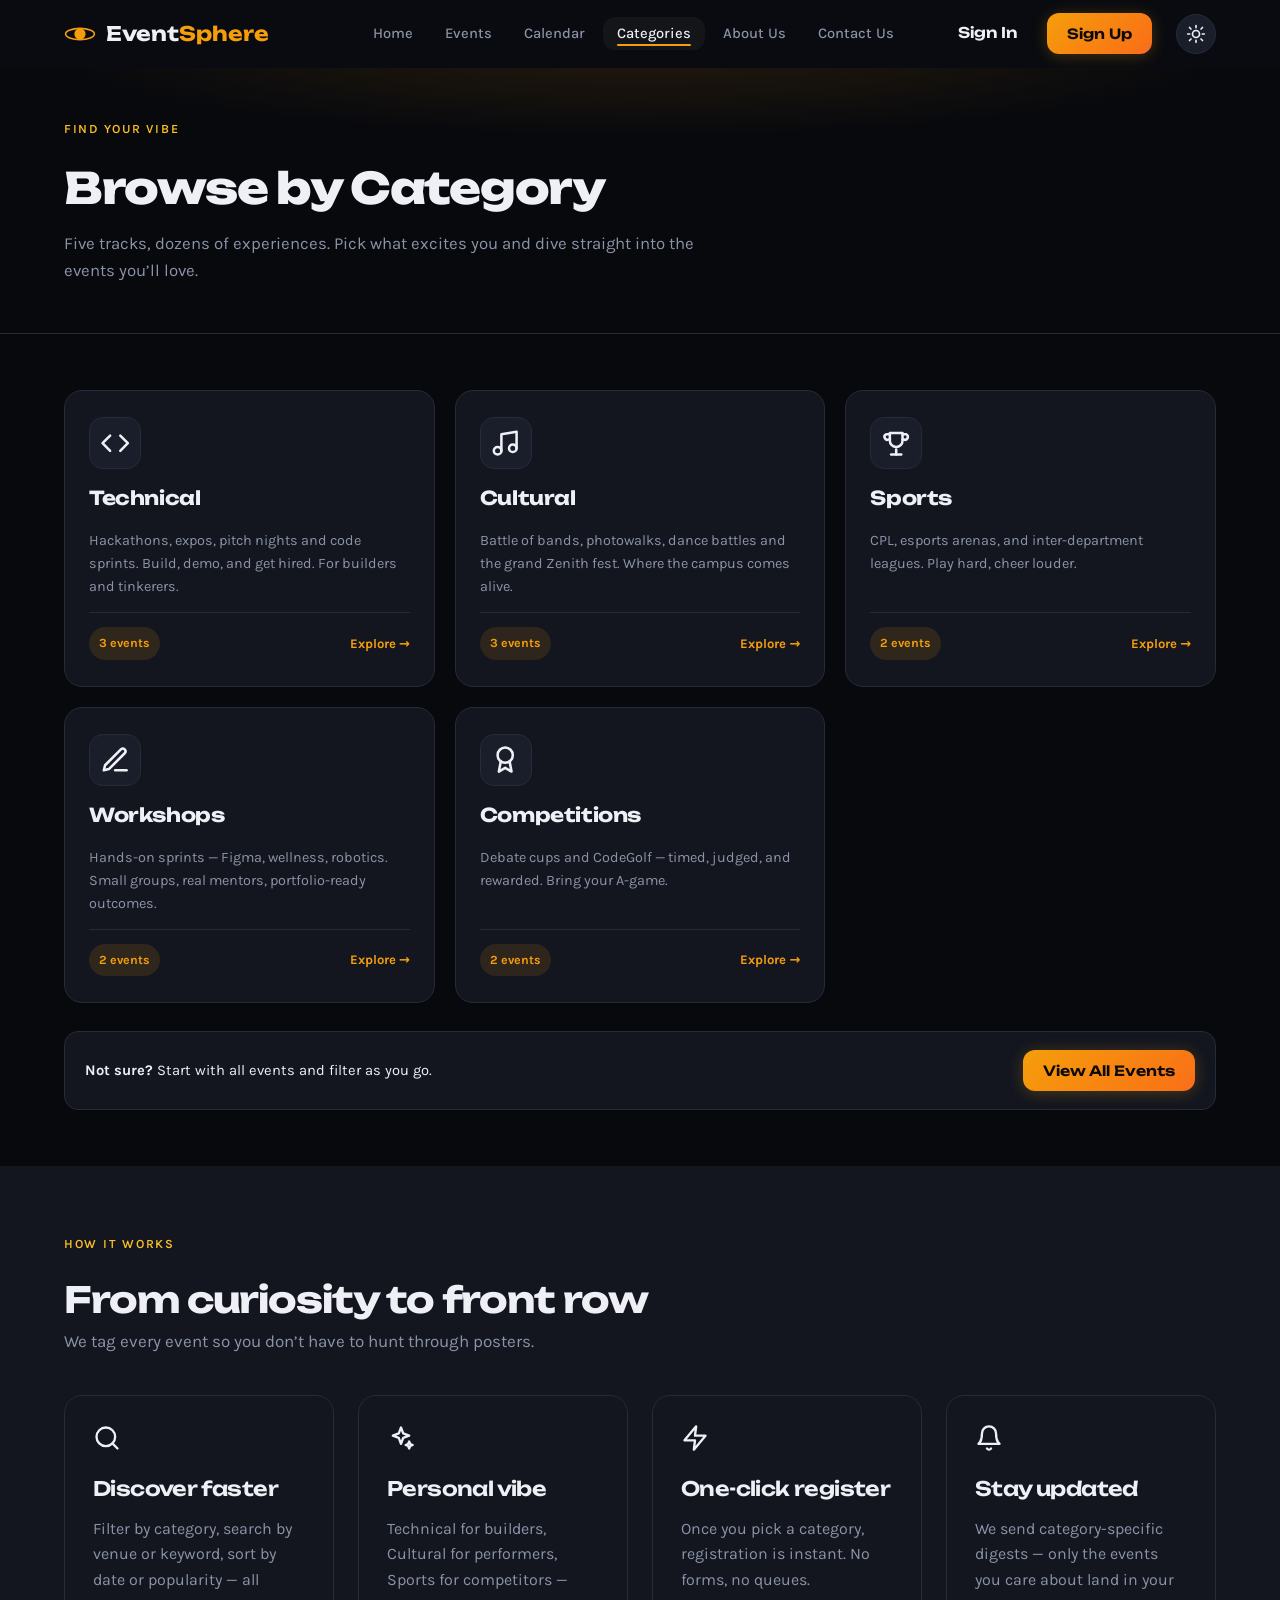
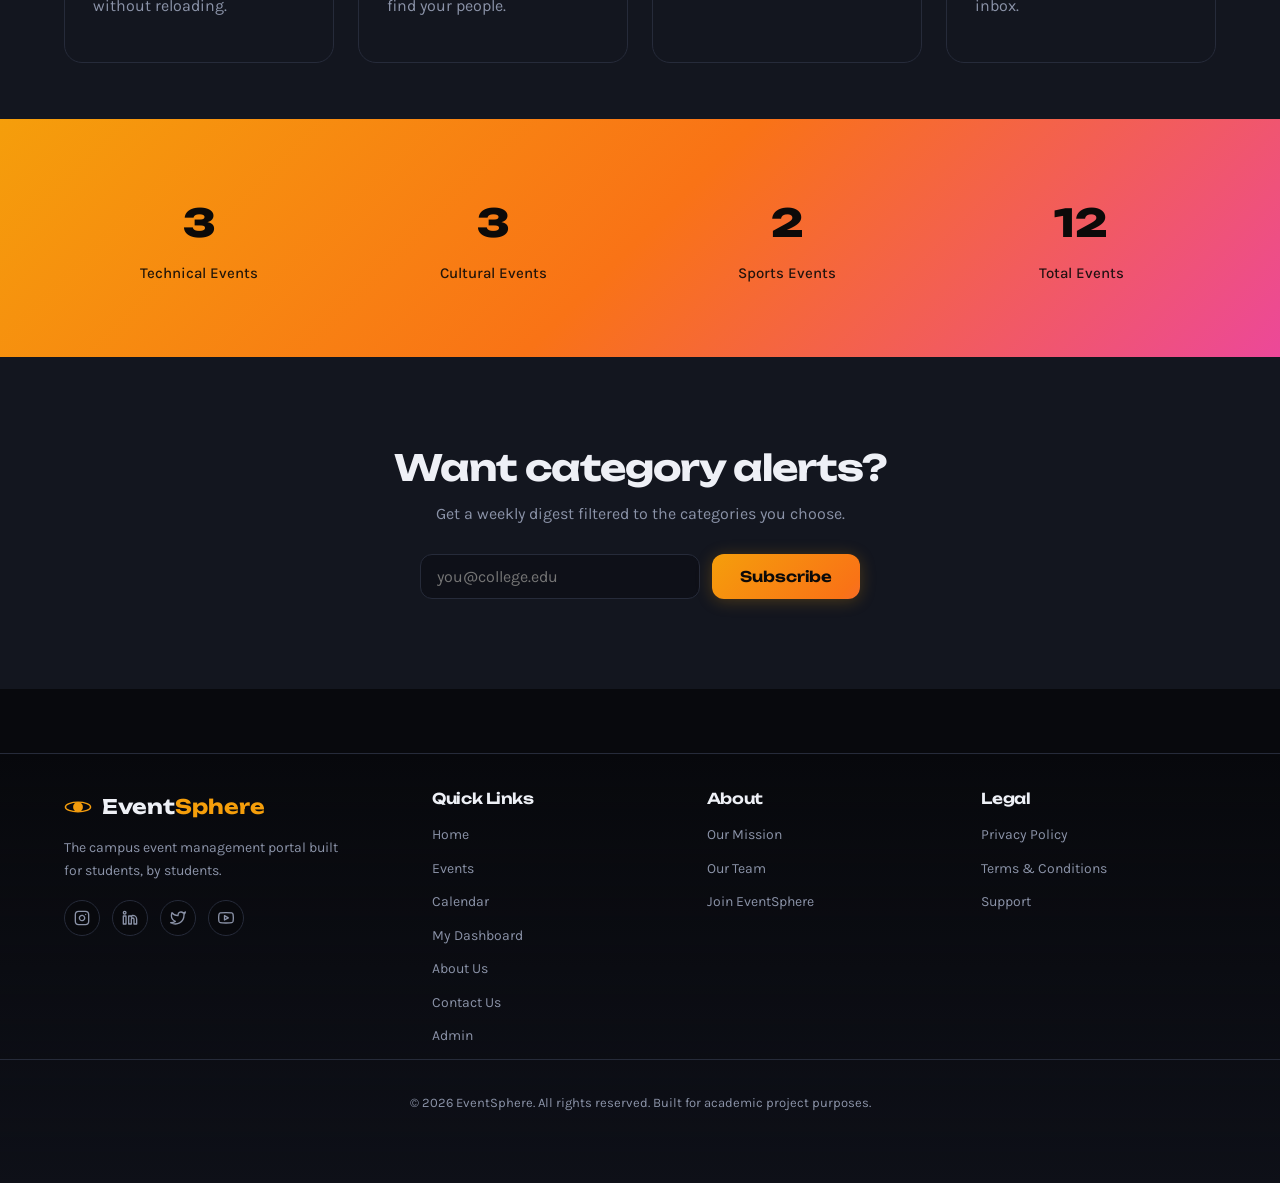
<file: categories.html>
<!DOCTYPE html>
<html lang="en">
<head>
  <meta charset="UTF-8" />
  <meta name="viewport" content="width=device-width, initial-scale=1.0" />
  <title>EventSphere | Categories</title>
  <meta name="description" content="Browse campus events by category — Technical, Cultural, Sports, Workshops and Competitions on EventSphere." />
  <link rel="icon" type="image/svg+xml" href="images/favicon.svg">
  <link rel="preconnect" href="https://fonts.googleapis.com">
  <link href="https://fonts.googleapis.com/css2?family=Karla:ital,wght@0,400;0,500;0,600;0,700;1,400&family=Unbounded:wght@500;600;700;800&display=swap" rel="stylesheet">
  <script>
  (function () {
    try {
      var t = null;
      try { t = localStorage.getItem("eventsphere_theme"); } catch (e) {}
      if (!t) { try { var m = window.name.match(/(?:^|;)eventsphere_theme=([^;]+)/); if (m) t = m[1]; } catch (e2) {} }
      if (t === "light") document.documentElement.classList.add("light-mode");
    } catch (e) {}
  })();
</script>
<link rel="stylesheet" href="css/style.css" />
</head>
<body>
  <a href="#main-content" class="skip-link">Skip to main content</a>

  <header class="site-header" id="site-header">
    <nav class="navbar" aria-label="Primary navigation">
      <a href="index.html" class="logo">
        <span class="logo-mark" aria-hidden="true">
          <svg viewBox="0 0 40 40" width="32" height="32">
            <circle cx="20" cy="20" r="7" fill="url(#logoGradient)"/>
            <ellipse cx="20" cy="20" rx="18" ry="7" fill="none" stroke="url(#logoGradient)" stroke-width="2"/>
            <defs><linearGradient id="logoGradient" x1="0" y1="0" x2="40" y2="40"><stop offset="0%" stop-color="#f59e0b"/><stop offset="100%" stop-color="#ec4899"/></linearGradient></defs>
          </svg>
        </span>
        <span class="logo-text">Event<span>Sphere</span></span>
      </a>
      <button class="nav-toggle" id="navToggle" aria-label="Open navigation menu" aria-expanded="false" aria-controls="primaryMenu">
        <span class="nav-toggle-bar"></span><span class="nav-toggle-bar"></span><span class="nav-toggle-bar"></span>
      </button>
      <div class="nav-menu" id="primaryMenu">
        <ul class="nav-links">
          <li><a href="index.html" class="nav-link">Home</a></li>
          <li><a href="events.html" class="nav-link">Events</a></li>
          <li><a href="calendar.html" class="nav-link">Calendar</a></li>
          <li><a href="categories.html" class="nav-link active">Categories</a></li>
          <li><a href="about.html" class="nav-link">About Us</a></li>
          <li><a href="contact.html" class="nav-link">Contact Us</a></li>
        </ul>
        <div class="nav-actions">
          <a href="signin.html" class="btn btn-ghost guest-only">Sign In</a>
          <a href="signup.html" class="btn btn-primary btn-small guest-only">Sign Up</a>
          <button class="btn btn-ghost auth-only" id="logoutBtn" type="button">Logout</button>
        </div>
      </div>
    </nav>
  </header>

  <main id="main-content">
    <!-- Hero -->
    <section class="page-hero">
      <div class="container">
        <p class="eyebrow">Find Your Vibe</p>
        <h1>Browse by Category</h1>
        <p class="page-hero-sub">Five tracks, dozens of experiences. Pick what excites you and dive straight into the events you’ll love.</p>
      </div>
    </section>

    <!-- Category details -->
    <section class="section">
      <div class="container">
        <div class="category-grid categories-page-grid">
          <a href="events.html?filter=Technical" class="category-card detailed">
            <span class="category-icon" aria-hidden="true"><svg class="icon"><use href="#i-code"/></svg></span>
            <span class="category-name">Technical</span>
            <p class="category-desc">Hackathons, expos, pitch nights and code sprints. Build, demo, and get hired. For builders and tinkerers.</p>
            <div class="category-meta">
              <span class="category-count" data-category="Technical">— events</span>
              <span class="category-cta">Explore →</span>
            </div>
          </a>

          <a href="events.html?filter=Cultural" class="category-card detailed">
            <span class="category-icon" aria-hidden="true"><svg class="icon"><use href="#i-music"/></svg></span>
            <span class="category-name">Cultural</span>
            <p class="category-desc">Battle of bands, photowalks, dance battles and the grand Zenith fest. Where the campus comes alive.</p>
            <div class="category-meta">
              <span class="category-count" data-category="Cultural">— events</span>
              <span class="category-cta">Explore →</span>
            </div>
          </a>

          <a href="events.html?filter=Sports" class="category-card detailed">
            <span class="category-icon" aria-hidden="true"><svg class="icon"><use href="#i-trophy"/></svg></span>
            <span class="category-name">Sports</span>
            <p class="category-desc">CPL, esports arenas, and inter-department leagues. Play hard, cheer louder.</p>
            <div class="category-meta">
              <span class="category-count" data-category="Sports">— events</span>
              <span class="category-cta">Explore →</span>
            </div>
          </a>

          <a href="events.html?filter=Workshops" class="category-card detailed">
            <span class="category-icon" aria-hidden="true"><svg class="icon"><use href="#i-pen"/></svg></span>
            <span class="category-name">Workshops</span>
            <p class="category-desc">Hands-on sprints — Figma, wellness, robotics. Small groups, real mentors, portfolio-ready outcomes.</p>
            <div class="category-meta">
              <span class="category-count" data-category="Workshops">— events</span>
              <span class="category-cta">Explore →</span>
            </div>
          </a>

          <a href="events.html?filter=Competitions" class="category-card detailed">
            <span class="category-icon" aria-hidden="true"><svg class="icon"><use href="#i-medal"/></svg></span>
            <span class="category-name">Competitions</span>
            <p class="category-desc">Debate cups and CodeGolf — timed, judged, and rewarded. Bring your A-game.</p>
            <div class="category-meta">
              <span class="category-count" data-category="Competitions">— events</span>
              <span class="category-cta">Explore →</span>
            </div>
          </a>
        </div>

        <!-- Helper strip -->
        <div style="margin-top:28px; background:var(--color-surface); border:1px solid var(--color-border); border-radius:14px; padding:18px 20px; display:flex; gap:14px; align-items:center; flex-wrap:wrap; justify-content:space-between;">
          <p style="margin:0; font-size:0.92rem; color:var(--color-text-dim);"><strong style="color:var(--color-text);">Not sure?</strong> Start with all events and filter as you go.</p>
          <a href="events.html" class="btn btn-primary btn-small">View All Events</a>
        </div>
      </div>
    </section>

    <!-- Why categories help -->
    <section class="section section-alt">
      <div class="container">
        <div class="section-heading">
          <p class="eyebrow">How it works</p>
          <h2>From curiosity to front row</h2>
          <p class="section-subtext">We tag every event so you don’t have to hunt through posters.</p>
        </div>
        <div class="feature-grid">
          <article class="feature-card">
            <span class="feature-icon" aria-hidden="true"><svg class="icon"><use href="#i-search"/></svg></span>
            <h3>Discover faster</h3>
            <p>Filter by category, search by venue or keyword, sort by date or popularity — all without reloading.</p>
          </article>
          <article class="feature-card">
            <span class="feature-icon" aria-hidden="true"><svg class="icon"><use href="#i-sparkles"/></svg></span>
            <h3>Personal vibe</h3>
            <p>Technical for builders, Cultural for performers, Sports for competitors — find your people.</p>
          </article>
          <article class="feature-card">
            <span class="feature-icon" aria-hidden="true"><svg class="icon"><use href="#i-zap"/></svg></span>
            <h3>One-click register</h3>
            <p>Once you pick a category, registration is instant. No forms, no queues.</p>
          </article>
          <article class="feature-card">
            <span class="feature-icon" aria-hidden="true"><svg class="icon"><use href="#i-bell"/></svg></span>
            <h3>Stay updated</h3>
            <p>We send category-specific digests — only the events you care about land in your inbox.</p>
          </article>
        </div>
      </div>
    </section>

    <!-- Category stats preview -->
    <section class="stats-band">
      <div class="container">
        <div class="stats-grid">
          <div class="stat-item"><span class="stat-number" id="stat-technical">—</span><span class="stat-label">Technical Events</span></div>
          <div class="stat-item"><span class="stat-number" id="stat-cultural">—</span><span class="stat-label">Cultural Events</span></div>
          <div class="stat-item"><span class="stat-number" id="stat-sports">—</span><span class="stat-label">Sports Events</span></div>
          <div class="stat-item"><span class="stat-number" id="stat-all">—</span><span class="stat-label">Total Events</span></div>
        </div>
      </div>
    </section>

    <section class="newsletter-band" id="newsletter">
      <div class="container container-narrow newsletter-content">
        <h2>Want category alerts?</h2>
        <p>Get a weekly digest filtered to the categories you choose.</p>
        <form class="newsletter-form" novalidate>
          <label for="newsletterEmail" class="visually-hidden">Email address</label>
          <input type="email" id="newsletterEmail" placeholder="you@college.edu" required>
          <button type="submit" class="btn btn-primary">Subscribe</button>
        </form>
      </div>
    </section>
  </main>

  <footer class="site-footer">
    <div class="container footer-grid">
      <div class="footer-brand">
        <a href="index.html" class="logo">
          <span class="logo-mark" aria-hidden="true">
            <svg viewBox="0 0 40 40" width="28" height="28"><circle cx="20" cy="20" r="7" fill="url(#footerLogoGradient)"/><ellipse cx="20" cy="20" rx="18" ry="7" fill="none" stroke="url(#footerLogoGradient)" stroke-width="2"/><defs><linearGradient id="footerLogoGradient" x1="0" y1="0" x2="40" y2="40"><stop offset="0%" stop-color="#f59e0b"/><stop offset="100%" stop-color="#ec4899"/></linearGradient></defs></svg>
          </span>
          <span class="logo-text">Event<span>Sphere</span></span>
        </a>
        <p class="footer-tagline">The campus event management portal built for students, by students.</p>
        <div class="social-icons"><a href="#" aria-label="Instagram"><svg class="icon"><use href="#i-instagram"/></svg></a><a href="#" aria-label="LinkedIn"><svg class="icon"><use href="#i-linkedin"/></svg></a><a href="#" aria-label="Twitter"><svg class="icon"><use href="#i-twitter"/></svg></a><a href="#" aria-label="YouTube"><svg class="icon"><use href="#i-youtube"/></svg></a></div>
      </div>
      <nav class="footer-col" aria-label="Quick links"><h3>Quick Links</h3><ul><li><a href="index.html">Home</a></li><li><a href="events.html">Events</a></li><li><a href="calendar.html">Calendar</a></li><li><a href="dashboard.html">My Dashboard</a></li><li><a href="about.html">About Us</a></li><li><a href="contact.html">Contact Us</a></li><li><a href="admin.html">Admin</a></li></ul></nav>
      <nav class="footer-col" aria-label="About"><h3>About</h3><ul><li><a href="about.html">Our Mission</a></li><li><a href="about.html#team">Our Team</a></li><li><a href="signup.html">Join EventSphere</a></li></ul></nav>
      <nav class="footer-col" aria-label="Legal"><h3>Legal</h3><ul><li><a href="#">Privacy Policy</a></li><li><a href="#">Terms & Conditions</a></li><li><a href="contact.html">Support</a></li></ul></nav>
    </div>
    <div class="footer-bottom"><p>&copy; 2026 EventSphere. All rights reserved. Built for academic project purposes.</p></div>
  </footer>

  <script src="js/icons.js"></script>
  <script src="js/auth.js"></script>
  <script src="js/events.js"></script>
  <script src="js/store.js"></script>
  <script src="js/main.js"></script>
  <script>
    const cats = ["Technical","Cultural","Sports","Workshops","Competitions"];
    const counts = {};
    cats.forEach(c => counts[c] = 0);
    (window.EVENTSPHERE_EVENTS || []).forEach(e => { if (counts[e.category] !== undefined) counts[e.category]++; });
    document.querySelectorAll(".category-count").forEach(el => {
      const cat = el.dataset.category;
      const n = counts[cat] || 0;
      el.textContent = `${n} event${n!==1?"s":""}`;
    });
    const set = (id, val) => { const el = document.getElementById(id); if (el) el.textContent = val; };
    set("stat-technical", counts["Technical"] || 0);
    set("stat-cultural", counts["Cultural"] || 0);
    set("stat-sports", counts["Sports"] || 0);
    set("stat-all", (window.EVENTSPHERE_EVENTS||[]).length);
  </script>
</body>
</html>
</file>
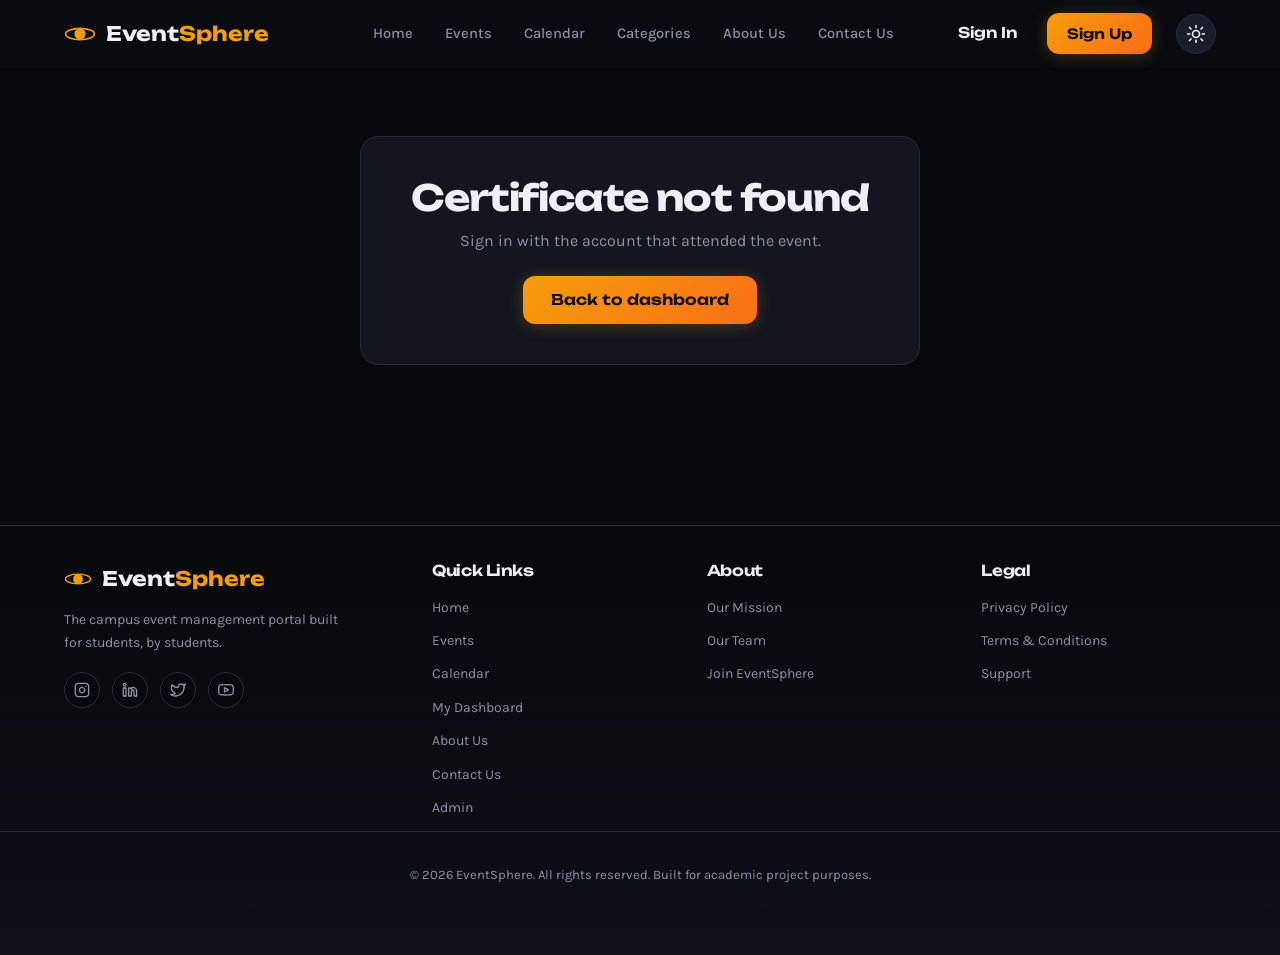
<file: certificate.html>
<!DOCTYPE html>
<html lang="en">
<head>
  <meta charset="UTF-8" />
  <meta name="viewport" content="width=device-width, initial-scale=1.0" />
  <title>EventSphere | Certificate</title>
  <meta name="description" content="Your EventSphere participation certificate." />
  <link rel="icon" type="image/svg+xml" href="images/favicon.svg">
  <link rel="preconnect" href="https://fonts.googleapis.com">
  <link href="https://fonts.googleapis.com/css2?family=Karla:ital,wght@0,400;0,500;0,600;0,700;1,400&family=Unbounded:wght@500;600;700;800&display=swap" rel="stylesheet">
  <script>
  (function () {
    try {
      var t = null;
      try { t = localStorage.getItem("eventsphere_theme"); } catch (e) {}
      if (!t) { try { var m = window.name.match(/(?:^|;)eventsphere_theme=([^;]+)/); if (m) t = m[1]; } catch (e2) {} }
      if (t === "light") document.documentElement.classList.add("light-mode");
    } catch (e) {}
  })();
</script>
<link rel="stylesheet" href="css/style.css" />
</head>
<body>
  <a href="#main-content" class="skip-link">Skip to main content</a>

  <header class="site-header" id="site-header">
    <nav class="navbar" aria-label="Primary navigation">
      <a href="index.html" class="logo">
        <span class="logo-mark" aria-hidden="true">
          <svg viewBox="0 0 40 40" width="32" height="32">
            <circle cx="20" cy="20" r="7" fill="url(#logoGradient)"/>
            <ellipse cx="20" cy="20" rx="18" ry="7" fill="none" stroke="url(#logoGradient)" stroke-width="2"/>
            <defs><linearGradient id="logoGradient" x1="0" y1="0" x2="40" y2="40"><stop offset="0%" stop-color="#f59e0b"/><stop offset="100%" stop-color="#ec4899"/></linearGradient></defs>
          </svg>
        </span>
        <span class="logo-text">Event<span>Sphere</span></span>
      </a>
      <button class="nav-toggle" id="navToggle" aria-label="Open navigation menu" aria-expanded="false" aria-controls="primaryMenu">
        <span class="nav-toggle-bar"></span><span class="nav-toggle-bar"></span><span class="nav-toggle-bar"></span>
      </button>
      <div class="nav-menu" id="primaryMenu">
        <ul class="nav-links">
          <li><a href="index.html" class="nav-link">Home</a></li>
          <li><a href="events.html" class="nav-link active">Events</a></li>
          <li><a href="calendar.html" class="nav-link">Calendar</a></li>
          <li><a href="categories.html" class="nav-link">Categories</a></li>
          <li><a href="about.html" class="nav-link">About Us</a></li>
          <li><a href="contact.html" class="nav-link">Contact Us</a></li>
        </ul>
        <div class="nav-actions">
          <a href="signin.html" class="btn btn-ghost guest-only">Sign In</a>
          <a href="signup.html" class="btn btn-primary btn-small guest-only">Sign Up</a>
          <button class="btn btn-ghost auth-only" id="logoutBtn" type="button">Logout</button>
        </div>
      </div>
    </nav>
  </header>

  <main id="main-content">

    <section class="section" style="padding-top:28px;">
      <div class="container" id="certRoot"></div>
    </section>

  </main>

  <footer class="site-footer">
    <div class="container footer-grid">
      <div class="footer-brand">
        <a href="index.html" class="logo">
          <span class="logo-mark" aria-hidden="true">
            <svg viewBox="0 0 40 40" width="28" height="28">
              <circle cx="20" cy="20" r="7" fill="url(#footerLogoGradient)"/><ellipse cx="20" cy="20" rx="18" ry="7" fill="none" stroke="url(#footerLogoGradient)" stroke-width="2"/>
              <defs><linearGradient id="footerLogoGradient" x1="0" y1="0" x2="40" y2="40"><stop offset="0%" stop-color="#f59e0b"/><stop offset="100%" stop-color="#ec4899"/></linearGradient></defs>
            </svg>
          </span>
          <span class="logo-text">Event<span>Sphere</span></span>
        </a>
        <p class="footer-tagline">The campus event management portal built for students, by students.</p>
        <div class="social-icons"><a href="#" aria-label="Instagram"><svg class="icon"><use href="#i-instagram"/></svg></a><a href="#" aria-label="LinkedIn"><svg class="icon"><use href="#i-linkedin"/></svg></a><a href="#" aria-label="Twitter"><svg class="icon"><use href="#i-twitter"/></svg></a><a href="#" aria-label="YouTube"><svg class="icon"><use href="#i-youtube"/></svg></a></div>
      </div>
      <nav class="footer-col" aria-label="Quick links"><h3>Quick Links</h3><ul><li><a href="index.html">Home</a></li><li><a href="events.html">Events</a></li><li><a href="calendar.html">Calendar</a></li><li><a href="dashboard.html">My Dashboard</a></li><li><a href="about.html">About Us</a></li><li><a href="contact.html">Contact Us</a></li><li><a href="admin.html">Admin</a></li></ul></nav>
      <nav class="footer-col" aria-label="About"><h3>About</h3><ul><li><a href="about.html">Our Mission</a></li><li><a href="about.html#team">Our Team</a></li><li><a href="signup.html">Join EventSphere</a></li></ul></nav>
      <nav class="footer-col" aria-label="Legal"><h3>Legal</h3><ul><li><a href="#">Privacy Policy</a></li><li><a href="#">Terms & Conditions</a></li><li><a href="contact.html">Support</a></li></ul></nav>
    </div>
    <div class="footer-bottom"><p>&copy; 2026 EventSphere. All rights reserved. Built for academic project purposes.</p></div>
  </footer>

  <script src="js/icons.js"></script>
  <script src="js/auth.js"></script>
  <script src="js/events.js"></script>
  <script src="js/store.js"></script>
  <script src="js/main.js"></script>
  <script src="js/qrcode.js"></script>
  <script>

    const ES = window.ES, e = ES.esc;
    const root = document.getElementById("certRoot");
    const code = (new URLSearchParams(location.search).get("id") || "").toUpperCase();
    const rec = ES.allRegs().find(r => r.ticketId === code);
    const u = ES.user();
    const ev = rec && ES.getEvent(rec.eventId);

    if (!rec || !ev || (!u && !ES.admin.isAuthed()) || (u && rec.userId !== u.id && !ES.admin.isAuthed())) {
      root.innerHTML = `<div class="es-empty"><h2>Certificate not found</h2><p>Sign in with the account that attended the event.</p><a class="btn btn-primary" href="dashboard.html">Back to dashboard</a></div>`;
    } else if (!rec.attended) {
      root.innerHTML = `<div class="es-empty"><h2>Certificate locked</h2><p>Certificates are issued after the organizer checks you in at the venue. Show your QR ticket at the entrance.</p><a class="btn btn-primary" href="ticket.html?id=${encodeURIComponent(rec.ticketId)}">Open my ticket</a></div>`;
    } else {
      const certId = "CERT-" + rec.ticketId.replace("ES-", "");
      const date = new Date(rec.attendedAt || Date.now()).toLocaleDateString("en-IN", { day: "numeric", month: "long", year: "numeric" });
      const q = qrcode(0, "M"); q.addData("EVENTSPHERE-CERT|" + certId + "|" + rec.email); q.make();
      root.innerHTML = `
        <a href="dashboard.html" class="es-back">← My dashboard</a>
        <div class="es-cert-wrap"><div class="es-cert" id="certCard">
          <div class="es-cert-inner">
            <div class="es-cert-brand">${ESIcon("sparkles")} EventSphere</div>
            <p class="es-cert-kicker">Certificate of Participation</p>
            <p class="es-cert-line">This is proudly presented to</p>
            <h1 class="es-cert-name">${e(rec.name)}</h1>
            <p class="es-cert-line">for attending and participating in</p>
            <h2 class="es-cert-event">${e(ev.title)}</h2>
            <p class="es-cert-line">${e(ev.category)} event organised by ${e(ev.organizer)} at ${e(ev.venue)}, Chitkara University, on ${e(ev.displayDate)}.</p>
            <div class="es-cert-foot">
              <div class="es-cert-sign"><span class="es-cert-sig">EventSphere</span><small>Event Coordinator</small></div>
              <div class="es-cert-qr">${q.createSvgTag({ cellSize: 3, margin: 0, scalable: true })}<small>${e(certId)}</small></div>
              <div class="es-cert-sign"><span class="es-cert-sig">${e(date)}</span><small>Date of issue</small></div>
            </div>
          </div>
        </div></div>
        <div class="es-ticket-actions" style="justify-content:center;">
          <button class="btn btn-primary" id="dlPng">Download PNG</button>
          <button class="btn btn-outline" id="printBtn">Print / Save as PDF</button>
        </div>`;
      document.getElementById("printBtn").addEventListener("click", () => window.print());
      document.getElementById("dlPng").addEventListener("click", async () => {
        const canvasToBlob = (canvas) => new Promise((resolve) => canvas.toBlob(resolve, "image/png"));
        const W = 1600, H = 1131, c = document.createElement("canvas"); c.width = W; c.height = H;
        const x = c.getContext("2d");
        x.fillStyle = "#fffdf7"; x.fillRect(0, 0, W, H);
        x.strokeStyle = "#f59e0b"; x.lineWidth = 14; x.strokeRect(40, 40, W - 80, H - 80);
        x.strokeStyle = "#1a1e2a"; x.lineWidth = 3; x.strokeRect(70, 70, W - 140, H - 140);
        x.textAlign = "center"; x.fillStyle = "#b45309"; x.font = "700 34px sans-serif"; x.fillText("EVENTSPHERE", W / 2, 170);
        x.fillStyle = "#1a1e2a"; x.font = "700 78px serif"; x.fillText("Certificate of Participation", W / 2, 290);
        x.fillStyle = "#475569"; x.font = "400 30px sans-serif"; x.fillText("This is proudly presented to", W / 2, 380);
        x.fillStyle = "#0f172a"; x.font = "italic 700 100px serif"; x.fillText(rec.name, W / 2, 510);
        x.fillStyle = "#f59e0b"; x.fillRect(W / 2 - 260, 540, 520, 5);
        x.fillStyle = "#475569"; x.font = "400 30px sans-serif"; x.fillText("for attending and participating in", W / 2, 610);
        x.fillStyle = "#0f172a"; x.font = "700 62px sans-serif"; x.fillText(ev.title, W / 2, 700);
        x.fillStyle = "#475569"; x.font = "400 28px sans-serif";
        x.fillText(ev.category + " event organised by " + ev.organizer + " at " + ev.venue + ",", W / 2, 770);
        x.fillText("Chitkara University, on " + ev.displayDate + ".", W / 2, 810);
        x.fillStyle = "#0f172a"; x.font = "italic 700 38px serif"; x.fillText("EventSphere", 340, 950); x.fillText(date, W - 340, 950);
        x.strokeStyle = "#0f172a"; x.lineWidth = 2;
        [[220, 460], [W - 460, W - 220]].forEach(p => { x.beginPath(); x.moveTo(p[0], 970); x.lineTo(p[1], 970); x.stroke(); });
        x.fillStyle = "#475569"; x.font = "400 24px sans-serif"; x.fillText("Event Coordinator", 340, 1005); x.fillText("Date of issue", W - 340, 1005);
        const n = q.getModuleCount(), size = 150, cs = size / n, ox = W / 2 - size / 2, oy = 880;
        x.fillStyle = "#0c0a09";
        for (let r = 0; r < n; r++) for (let k = 0; k < n; k++) if (q.isDark(r, k)) x.fillRect(ox + k * cs, oy + r * cs, Math.ceil(cs), Math.ceil(cs));
        x.fillStyle = "#475569"; x.font = "500 20px monospace"; x.fillText(certId, W / 2, oy + size + 30);
        const b = await canvasToBlob(c);
        const a = document.createElement("a"); a.href = URL.createObjectURL(b); a.download = "certificate-" + certId + ".png"; a.click();
        setTimeout(() => URL.revokeObjectURL(a.href), 800);
      });
    }

  </script>
</body>
</html>
</file>
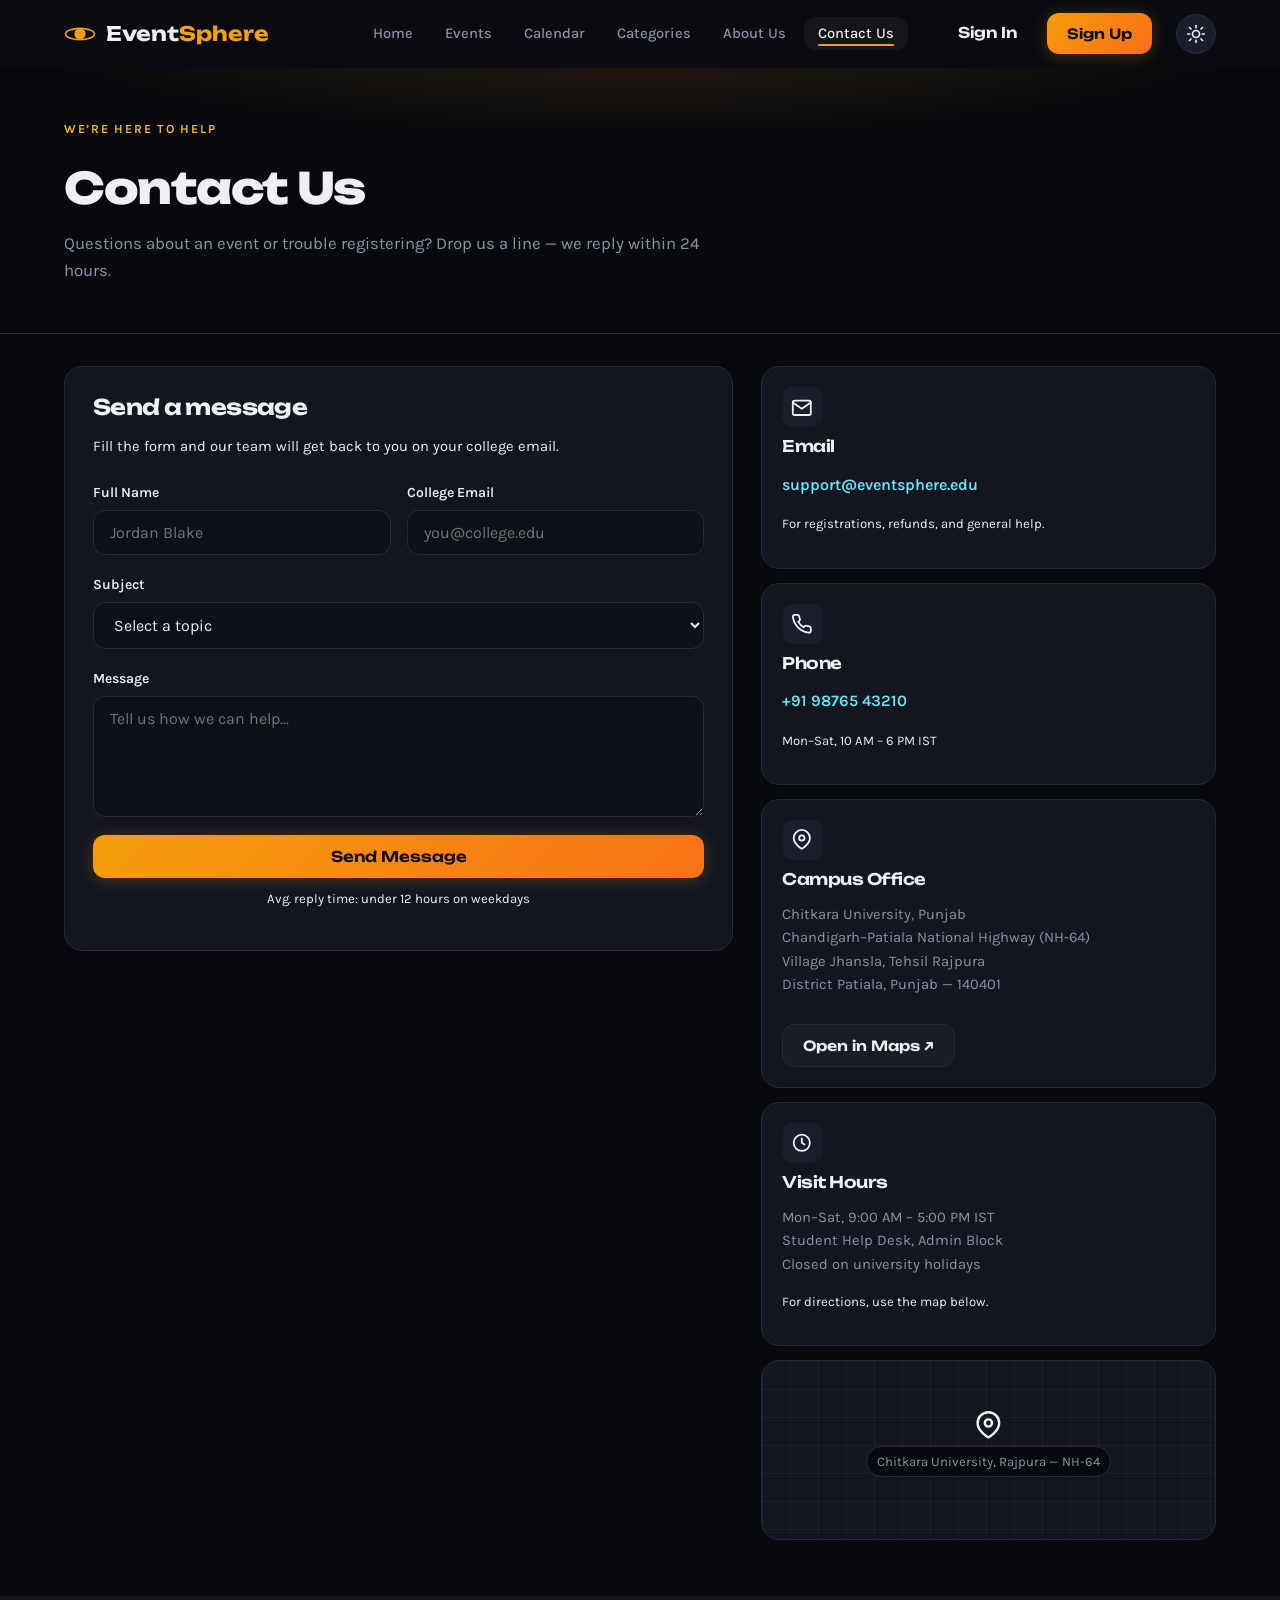
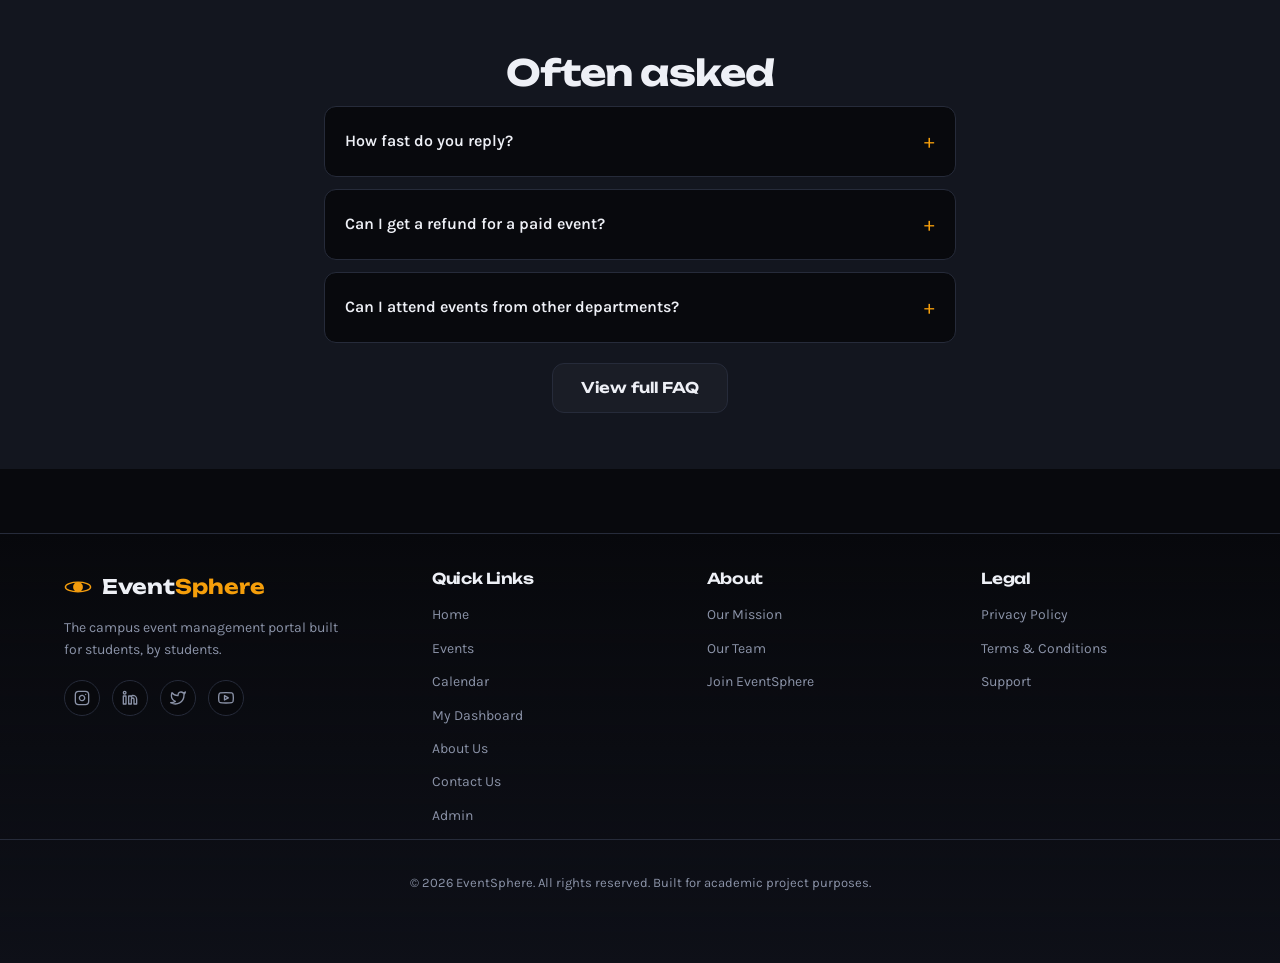
<file: contact.html>
<!DOCTYPE html>
<html lang="en">
<head>
  <meta charset="UTF-8" />
  <meta name="viewport" content="width=device-width, initial-scale=1.0" />
  <title>EventSphere | Contact Us</title>
  <meta name="description" content="Contact EventSphere — get support for registrations and event information at Chitkara University, Punjab." />
  <link rel="icon" type="image/svg+xml" href="images/favicon.svg">
  <link rel="preconnect" href="https://fonts.googleapis.com">
  <link href="https://fonts.googleapis.com/css2?family=Karla:ital,wght@0,400;0,500;0,600;0,700;1,400&family=Unbounded:wght@500;600;700;800&display=swap" rel="stylesheet">
  <script>
  (function () {
    try {
      var t = null;
      try { t = localStorage.getItem("eventsphere_theme"); } catch (e) {}
      if (!t) { try { var m = window.name.match(/(?:^|;)eventsphere_theme=([^;]+)/); if (m) t = m[1]; } catch (e2) {} }
      if (t === "light") document.documentElement.classList.add("light-mode");
    } catch (e) {}
  })();
</script>
<link rel="stylesheet" href="css/style.css" />
</head>
<body>
  <a href="#main-content" class="skip-link">Skip to main content</a>

  <header class="site-header" id="site-header">
    <nav class="navbar" aria-label="Primary navigation">
      <a href="index.html" class="logo">
        <span class="logo-mark" aria-hidden="true">
          <svg viewBox="0 0 40 40" width="32" height="32"><circle cx="20" cy="20" r="7" fill="url(#logoGradient)"/><ellipse cx="20" cy="20" rx="18" ry="7" fill="none" stroke="url(#logoGradient)" stroke-width="2"/><defs><linearGradient id="logoGradient" x1="0" y1="0" x2="40" y2="40"><stop offset="0%" stop-color="#f59e0b"/><stop offset="100%" stop-color="#ec4899"/></linearGradient></defs></svg>
        </span>
        <span class="logo-text">Event<span>Sphere</span></span>
      </a>
      <button class="nav-toggle" id="navToggle" aria-label="Open navigation menu" aria-expanded="false" aria-controls="primaryMenu"><span class="nav-toggle-bar"></span><span class="nav-toggle-bar"></span><span class="nav-toggle-bar"></span></button>
      <div class="nav-menu" id="primaryMenu">
        <ul class="nav-links">
          <li><a href="index.html" class="nav-link">Home</a></li>
          <li><a href="events.html" class="nav-link">Events</a></li>
          <li><a href="calendar.html" class="nav-link">Calendar</a></li>
          <li><a href="categories.html" class="nav-link">Categories</a></li>
          <li><a href="about.html" class="nav-link">About Us</a></li>
          <li><a href="contact.html" class="nav-link active">Contact Us</a></li>
        </ul>
        <div class="nav-actions">
          <a href="signin.html" class="btn btn-ghost guest-only">Sign In</a>
          <a href="signup.html" class="btn btn-primary btn-small guest-only">Sign Up</a>
          <button class="btn btn-ghost auth-only" id="logoutBtn" type="button">Logout</button>
        </div>
      </div>
    </nav>
  </header>

  <main id="main-content">
    <section class="page-hero">
      <div class="container">
        <p class="eyebrow">We’re here to help</p>
        <h1>Contact Us</h1>
        <p class="page-hero-sub">Questions about an event or trouble registering? Drop us a line — we reply within 24 hours.</p>
      </div>
    </section>

    <section class="section" style="padding-top:32px;">
      <div class="container contact-layout">
        <!-- Form -->
        <div class="contact-form-wrap">
          <div style="background:var(--color-surface); border:1px solid var(--color-border); border-radius:18px; padding:28px;">
            <h2 style="font-size:1.35rem; margin-bottom:6px;">Send a message</h2>
            <p style="color:var(--color-text-dim); font-size:0.92rem; margin-bottom:22px;">Fill the form and our team will get back to you on your college email.</p>

            <div id="contact-error" role="alert" aria-live="polite" style="display:none;"></div>
            <div id="contact-success" role="status" aria-live="polite" style="display:none; background:var(--color-success-bg); color:var(--color-success); border:1px solid rgba(52,211,153,0.25); border-radius:10px; padding:12px 14px; margin-bottom:16px; font-size:0.92rem;"></div>

            <form id="contactForm" novalidate>
              <div class="form-row-2">
                <div class="form-group" id="cg-name">
                  <label for="c-name">Full Name</label>
                  <input type="text" id="c-name" required placeholder="Jordan Blake" autocomplete="name" />
                  <span class="error-text">Please enter your name.</span>
                </div>
                <div class="form-group" id="cg-email">
                  <label for="c-email">College Email</label>
                  <input type="email" id="c-email" required placeholder="you@college.edu" autocomplete="email" />
                  <span class="error-text">Please enter a valid email.</span>
                </div>
              </div>

              <div class="form-group" id="cg-subject">
                <label for="c-subject">Subject</label>
                <select id="c-subject" required>
                  <option value="">Select a topic</option>
                  <option value="registration">Registration help</option>
                  <option value="event-info">Event information</option>
                  <option value="feedback">Feedback / Suggestion</option>
                  <option value="technical">Technical support</option>
                  <option value="other">Other</option>
                </select>
                <span class="error-text">Please select a subject.</span>
              </div>

              <div class="form-group" id="cg-message">
                <label for="c-message">Message</label>
                <textarea id="c-message" required placeholder="Tell us how we can help..." rows="5"></textarea>
                <span class="error-text">Please enter your message (min 10 characters).</span>
              </div>

              <button type="submit" class="btn btn-primary btn-block" style="margin-top:18px;">Send Message</button>
              <p style="font-size:0.82rem; color:var(--color-text-dim); text-align:center; margin-top:10px;">Avg. reply time: under 12 hours on weekdays</p>
            </form>
          </div>
        </div>

        <!-- Info -->
        <div class="contact-info">
          <div class="info-card">
            <span class="info-icon" aria-hidden="true"><svg class="icon"><use href="#i-mail"/></svg></span>
            <h3>Email</h3>
            <p><a href="mailto:support@eventsphere.edu" class="form-link">support@eventsphere.edu</a></p>
            <p style="font-size:0.82rem; color:var(--color-text-dim);">For registrations, refunds, and general help.</p>
          </div>
          <div class="info-card">
            <span class="info-icon" aria-hidden="true"><svg class="icon"><use href="#i-phone"/></svg></span>
            <h3>Phone</h3>
            <p><a href="tel:+919876543210" class="form-link">+91 98765 43210</a></p>
            <p style="font-size:0.82rem; color:var(--color-text-dim);">Mon–Sat, 10 AM – 6 PM IST</p>
          </div>
          <div class="info-card">
            <span class="info-icon" aria-hidden="true"><svg class="icon"><use href="#i-pin"/></svg></span>
            <h3>Campus Office</h3>
            <p style="font-size:0.92rem; color:var(--color-text-secondary); line-height:1.6;">Chitkara University, Punjab<br/>Chandigarh–Patiala National Highway (NH-64)<br/>Village Jhansla, Tehsil Rajpura<br/>District Patiala, Punjab — 140401</p>
            <a href="https://maps.google.com/?q=Chitkara+University+Punjab+Jhansla+Rajpura" target="_blank" rel="noopener" class="btn btn-outline btn-small" style="margin-top:12px;">Open in Maps ↗</a>
          </div>

          <div class="info-card">
            <span class="info-icon" aria-hidden="true"><svg class="icon"><use href="#i-clock"/></svg></span>
            <h3>Visit Hours</h3>
            <p style="font-size:0.92rem; color:var(--color-text-secondary); line-height:1.6;">Mon–Sat, 9:00 AM – 5:00 PM IST<br/>Student Help Desk, Admin Block<br/>Closed on university holidays</p>
            <p style="font-size:0.82rem; color:var(--color-text-dim); margin-top:8px;">For directions, use the map below.</p>
          </div>

          <!-- Map placeholder -->
          <div class="map-placeholder" aria-hidden="true">
            <div class="map-grid"></div>
            <div class="map-pin"><svg class="icon" style="font-size:1.8rem;"><use href="#i-pin"/></svg></div>
            <p class="map-label">Chitkara University, Rajpura — NH-64</p>
          </div>
        </div>
      </div>
    </section>

    <!-- FAQ teaser -->
    <section class="section section-alt">
      <div class="container container-narrow" style="text-align:center;">
        <h2 style="margin-bottom:12px;">Often asked</h2>
        <div class="faq-list" style="text-align:left;">
          <details class="faq-item"><summary>How fast do you reply?</summary><p>Under 12 hours on weekdays, under 24 hours on weekends. For urgent event-day issues, call the helpline.</p></details>
          <details class="faq-item"><summary>Can I get a refund for a paid event?</summary><p>Refunds follow the official department's policy for that event. Contact us and we’ll connect you to the concerned department.</p></details>
          <details class="faq-item"><summary>Can I attend events from other departments?</summary><p>Yes — if your eligibility matches the event (usually open to all Chitkara students). Check the event details page for “Who can join”.</p></details>
        </div>
        <a href="index.html#faq" class="btn btn-outline" style="margin-top:20px;">View full FAQ</a>
      </div>
    </section>
  </main>

  <footer class="site-footer">
    <div class="container footer-grid">
      <div class="footer-brand">
        <a href="index.html" class="logo">
          <span class="logo-mark" aria-hidden="true">
            <svg viewBox="0 0 40 40" width="28" height="28"><circle cx="20" cy="20" r="7" fill="url(#footerLogoGradient)"/><ellipse cx="20" cy="20" rx="18" ry="7" fill="none" stroke="url(#footerLogoGradient)" stroke-width="2"/><defs><linearGradient id="footerLogoGradient" x1="0" y1="0" x2="40" y2="40"><stop offset="0%" stop-color="#f59e0b"/><stop offset="100%" stop-color="#ec4899"/></linearGradient></defs></svg>
          </span>
          <span class="logo-text">Event<span>Sphere</span></span>
        </a>
        <p class="footer-tagline">The campus event management portal built for students, by students.</p>
        <div class="social-icons"><a href="#" aria-label="Instagram"><svg class="icon"><use href="#i-instagram"/></svg></a><a href="#" aria-label="LinkedIn"><svg class="icon"><use href="#i-linkedin"/></svg></a><a href="#" aria-label="Twitter"><svg class="icon"><use href="#i-twitter"/></svg></a><a href="#" aria-label="YouTube"><svg class="icon"><use href="#i-youtube"/></svg></a></div>
      </div>
      <nav class="footer-col" aria-label="Quick links"><h3>Quick Links</h3><ul><li><a href="index.html">Home</a></li><li><a href="events.html">Events</a></li><li><a href="calendar.html">Calendar</a></li><li><a href="dashboard.html">My Dashboard</a></li><li><a href="about.html">About Us</a></li><li><a href="contact.html">Contact Us</a></li><li><a href="admin.html">Admin</a></li></ul></nav>
      <nav class="footer-col" aria-label="About"><h3>About</h3><ul><li><a href="about.html">Our Mission</a></li><li><a href="about.html#team">Our Team</a></li><li><a href="signup.html">Join EventSphere</a></li></ul></nav>
      <nav class="footer-col" aria-label="Legal"><h3>Legal</h3><ul><li><a href="#">Privacy Policy</a></li><li><a href="#">Terms & Conditions</a></li><li><a href="contact.html">Support</a></li></ul></nav>
    </div>
    <div class="footer-bottom"><p>&copy; 2026 EventSphere. All rights reserved. Built for academic project purposes.</p></div>
  </footer>

  <script src="js/icons.js"></script>
  <script src="js/auth.js"></script>
  <script src="js/events.js"></script>
  <script src="js/store.js"></script>
  <script src="js/main.js"></script>
  <script>
    const form = document.getElementById("contactForm");
    const errBox = document.getElementById("contact-error");
    const successBox = document.getElementById("contact-success");

    function showErr(msg){
      errBox.textContent = msg;
      errBox.style.display = "block";
      errBox.style.background = "var(--color-error-bg)";
      errBox.style.color = "var(--color-danger)";
      errBox.style.border = "1px solid rgba(251,113,133,0.25)";
      errBox.style.borderRadius = "10px";
      errBox.style.padding = "10px 14px";
      errBox.style.marginBottom = "14px";
      errBox.style.fontSize = "0.875rem";
    }
    function clearErr(){ errBox.textContent=""; errBox.style.display="none"; successBox.style.display="none"; }

    form.addEventListener("submit", (e)=>{
      e.preventDefault();
      clearErr();
      document.querySelectorAll(".form-group.has-error").forEach(el=>el.classList.remove("has-error"));

      const name = document.getElementById("c-name").value.trim();
      const email = document.getElementById("c-email").value.trim();
      const subject = document.getElementById("c-subject").value;
      const message = document.getElementById("c-message").value.trim();

      let valid = true;
      if (!name) { document.getElementById("cg-name").classList.add("has-error"); valid=false; }
      if (!email || !/^[^\s@]+@[^\s@]+\.[^\s@]+$/.test(email)) { document.getElementById("cg-email").classList.add("has-error"); valid=false; }
      if (!subject) { document.getElementById("cg-subject").classList.add("has-error"); valid=false; }
      if (!message || message.length < 10) { document.getElementById("cg-message").classList.add("has-error"); valid=false; }
      if (!valid) { showErr("Please correct the highlighted fields."); return; }

      try {
        const inbox = JSON.parse(localStorage.getItem("eventsphere_messages") || "[]");
        inbox.push({ name, email, subject, message, at: new Date().toISOString() });
        localStorage.setItem("eventsphere_messages", JSON.stringify(inbox));
      } catch {}

      successBox.textContent = `Thanks, ${name.split(" ")[0]}! Your message is sent. We'll reply to ${email} within 24 hours.`;
      successBox.style.display = "block";
      form.reset();
      window.showToast && window.showToast("Message sent! We'll reply soon.");
      window.scrollTo({ top: 0, behavior: "smooth" });
    });
  </script>
</body>
</html>
</file>
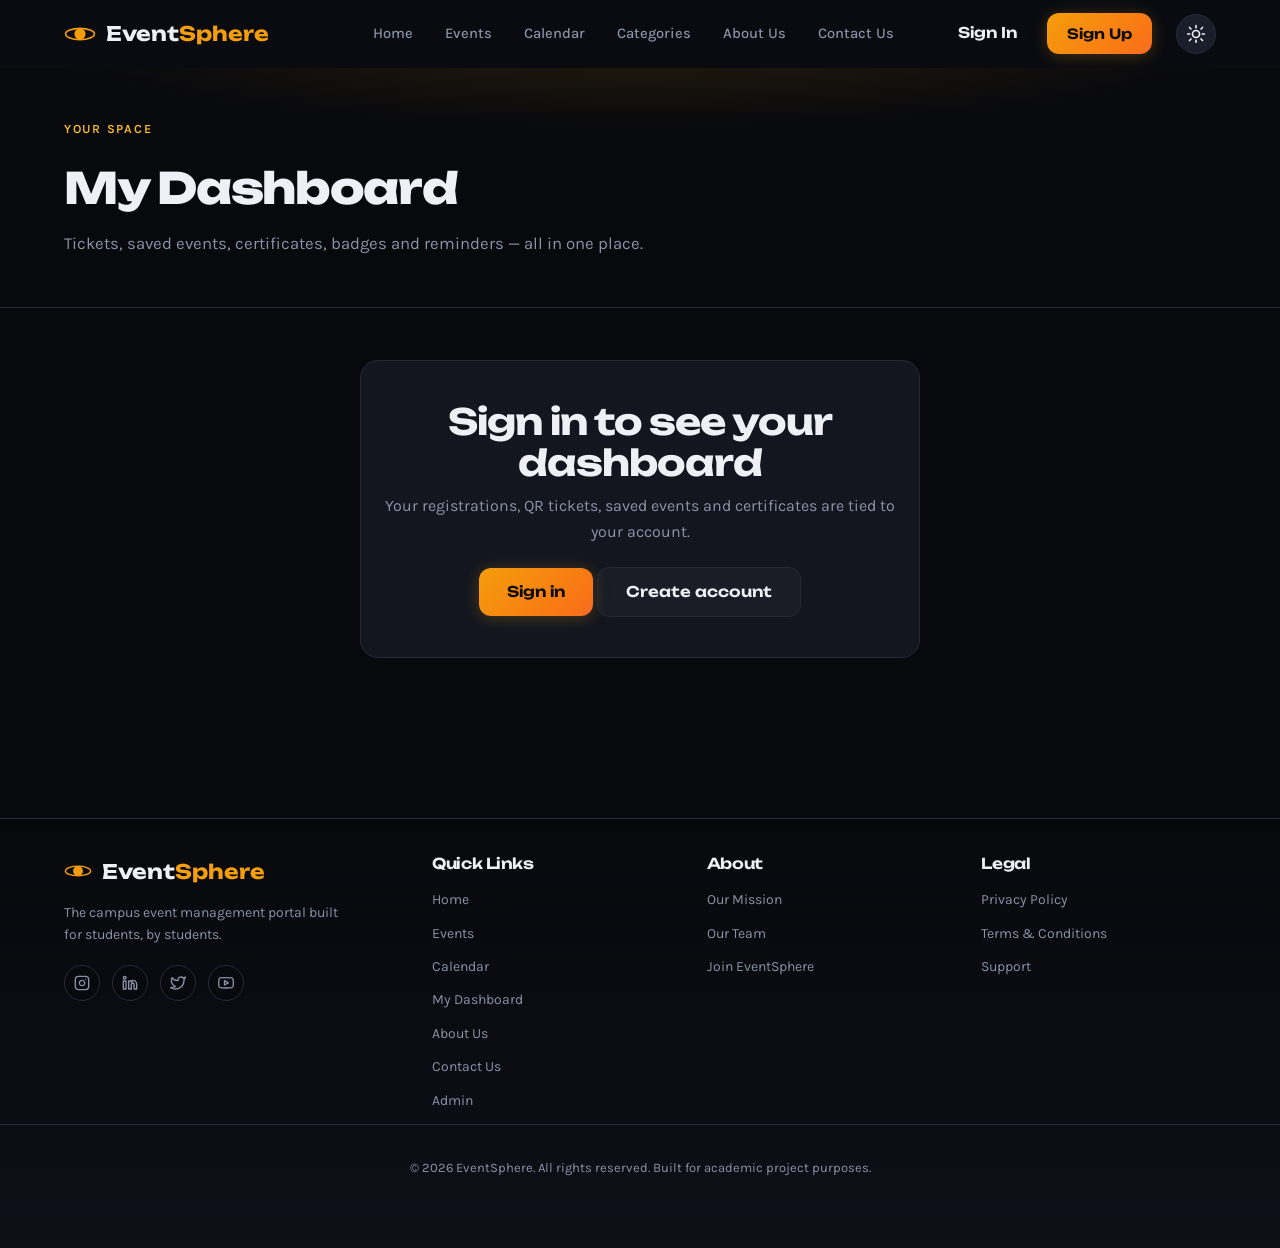
<file: dashboard.html>
<!DOCTYPE html>
<html lang="en">
<head>
  <meta charset="UTF-8" />
  <meta name="viewport" content="width=device-width, initial-scale=1.0" />
  <title>EventSphere | My Dashboard</title>
  <meta name="description" content="Your tickets, saved events, certificates, badges and reminders." />
  <link rel="icon" type="image/svg+xml" href="images/favicon.svg">
  <link rel="preconnect" href="https://fonts.googleapis.com">
  <link href="https://fonts.googleapis.com/css2?family=Karla:ital,wght@0,400;0,500;0,600;0,700;1,400&family=Unbounded:wght@500;600;700;800&display=swap" rel="stylesheet">
  <script>
  (function () {
    try {
      var t = null;
      try { t = localStorage.getItem("eventsphere_theme"); } catch (e) {}
      if (!t) { try { var m = window.name.match(/(?:^|;)eventsphere_theme=([^;]+)/); if (m) t = m[1]; } catch (e2) {} }
      if (t === "light") document.documentElement.classList.add("light-mode");
    } catch (e) {}
  })();
</script>
<link rel="stylesheet" href="css/style.css" />
</head>
<body>
  <a href="#main-content" class="skip-link">Skip to main content</a>

  <header class="site-header" id="site-header">
    <nav class="navbar" aria-label="Primary navigation">
      <a href="index.html" class="logo">
        <span class="logo-mark" aria-hidden="true">
          <svg viewBox="0 0 40 40" width="32" height="32">
            <circle cx="20" cy="20" r="7" fill="url(#logoGradient)"/>
            <ellipse cx="20" cy="20" rx="18" ry="7" fill="none" stroke="url(#logoGradient)" stroke-width="2"/>
            <defs><linearGradient id="logoGradient" x1="0" y1="0" x2="40" y2="40"><stop offset="0%" stop-color="#f59e0b"/><stop offset="100%" stop-color="#ec4899"/></linearGradient></defs>
          </svg>
        </span>
        <span class="logo-text">Event<span>Sphere</span></span>
      </a>
      <button class="nav-toggle" id="navToggle" aria-label="Open navigation menu" aria-expanded="false" aria-controls="primaryMenu">
        <span class="nav-toggle-bar"></span><span class="nav-toggle-bar"></span><span class="nav-toggle-bar"></span>
      </button>
      <div class="nav-menu" id="primaryMenu">
        <ul class="nav-links">
          <li><a href="index.html" class="nav-link">Home</a></li>
          <li><a href="events.html" class="nav-link active">Events</a></li>
          <li><a href="calendar.html" class="nav-link">Calendar</a></li>
          <li><a href="categories.html" class="nav-link">Categories</a></li>
          <li><a href="about.html" class="nav-link">About Us</a></li>
          <li><a href="contact.html" class="nav-link">Contact Us</a></li>
        </ul>
        <div class="nav-actions">
          <a href="signin.html" class="btn btn-ghost guest-only">Sign In</a>
          <a href="signup.html" class="btn btn-primary btn-small guest-only">Sign Up</a>
          <button class="btn btn-ghost auth-only" id="logoutBtn" type="button">Logout</button>
        </div>
      </div>
    </nav>
  </header>

  <main id="main-content">

    <section class="page-hero">
      <div class="container">
        <p class="eyebrow">Your Space</p>
        <h1>My Dashboard</h1>
        <p class="page-hero-sub">Tickets, saved events, certificates, badges and reminders — all in one place.</p>
      </div>
    </section>
    <section class="section" style="padding-top:12px;">
      <div class="container" id="dash"></div>
    </section>

  </main>

  <footer class="site-footer">
    <div class="container footer-grid">
      <div class="footer-brand">
        <a href="index.html" class="logo">
          <span class="logo-mark" aria-hidden="true">
            <svg viewBox="0 0 40 40" width="28" height="28">
              <circle cx="20" cy="20" r="7" fill="url(#footerLogoGradient)"/><ellipse cx="20" cy="20" rx="18" ry="7" fill="none" stroke="url(#footerLogoGradient)" stroke-width="2"/>
              <defs><linearGradient id="footerLogoGradient" x1="0" y1="0" x2="40" y2="40"><stop offset="0%" stop-color="#f59e0b"/><stop offset="100%" stop-color="#ec4899"/></linearGradient></defs>
            </svg>
          </span>
          <span class="logo-text">Event<span>Sphere</span></span>
        </a>
        <p class="footer-tagline">The campus event management portal built for students, by students.</p>
        <div class="social-icons"><a href="#" aria-label="Instagram"><svg class="icon"><use href="#i-instagram"/></svg></a><a href="#" aria-label="LinkedIn"><svg class="icon"><use href="#i-linkedin"/></svg></a><a href="#" aria-label="Twitter"><svg class="icon"><use href="#i-twitter"/></svg></a><a href="#" aria-label="YouTube"><svg class="icon"><use href="#i-youtube"/></svg></a></div>
      </div>
      <nav class="footer-col" aria-label="Quick links"><h3>Quick Links</h3><ul><li><a href="index.html">Home</a></li><li><a href="events.html">Events</a></li><li><a href="calendar.html">Calendar</a></li><li><a href="dashboard.html">My Dashboard</a></li><li><a href="about.html">About Us</a></li><li><a href="contact.html">Contact Us</a></li><li><a href="admin.html">Admin</a></li></ul></nav>
      <nav class="footer-col" aria-label="About"><h3>About</h3><ul><li><a href="about.html">Our Mission</a></li><li><a href="about.html#team">Our Team</a></li><li><a href="signup.html">Join EventSphere</a></li></ul></nav>
      <nav class="footer-col" aria-label="Legal"><h3>Legal</h3><ul><li><a href="#">Privacy Policy</a></li><li><a href="#">Terms & Conditions</a></li><li><a href="contact.html">Support</a></li></ul></nav>
    </div>
    <div class="footer-bottom"><p>&copy; 2026 EventSphere. All rights reserved. Built for academic project purposes.</p></div>
  </footer>

  <script src="js/icons.js"></script>
  <script src="js/auth.js"></script>
  <script src="js/events.js"></script>
  <script src="js/store.js"></script>
  <script src="js/main.js"></script>
  <script>

    const ES = window.ES;
    const dash = document.getElementById("dash");
    const e = ES.esc;

    function row(ev, rec, actions, extra) {
      const img = ev.image ? `<img src="${encodeURI(ev.image)}" alt="" loading="lazy">` : ESIcon(ev.icon, "1.6rem");
      return `<article class="es-row">
        <a class="es-row-img ${ev.poster}" href="event-details.html?id=${encodeURIComponent(ev.id)}">${img}</a>
        <div class="es-row-body">
          <div class="es-row-top"><span class="pill ${ev.pill}">${e(ev.category)}</span>${extra || ""}</div>
          <h3><a href="event-details.html?id=${encodeURIComponent(ev.id)}">${e(ev.title)}</a></h3>
          <p class="es-muted">${ESIcon("calendar")} ${e(ev.displayDate)} · ${e(ev.time)} &nbsp; ${ESIcon("pin")} ${e(ev.venue)}</p>
          ${rec ? `<p class="es-muted">Ticket <code>${e(rec.ticketId)}</code>${rec.team ? ` · Team <strong>${e(rec.team.name)}</strong>` : ""}${rec.paid ? ` · Paid ₹${rec.paid} (demo)` : ""}</p>` : ""}
        </div>
        <div class="es-row-actions">${actions}</div>
      </article>`;
    }

    function render() {
      const u = ES.user();
      if (!u) {
        dash.innerHTML = `<div class="es-empty"><h2>Sign in to see your dashboard</h2><p>Your registrations, QR tickets, saved events and certificates are tied to your account.</p><a class="btn btn-primary" href="signin.html?next=dashboard.html">Sign in</a> <a class="btn btn-outline" href="signup.html">Create account</a></div>`;
        return;
      }
      ES.refreshEvents();
      const st = ES.stats();
      const recs = ES.myRecords().map(r => ({ r, ev: ES.getEvent(r.eventId) })).filter(x => x.ev);
      const upcoming = recs.filter(x => x.r.status === "registered" && ES.status(x.ev) !== "ended").sort((a, b) => ES.startAt(a.ev) - ES.startAt(b.ev));
      const wait = recs.filter(x => x.r.status === "waitlist" && ES.status(x.ev) !== "ended");
      const past = recs.filter(x => x.r.status === "registered" && ES.status(x.ev) === "ended").sort((a, b) => ES.startAt(b.ev) - ES.startAt(a.ev));
      const saved = ES.savedIds().map(id => ES.getEvent(id)).filter(Boolean);
      const recommended = ES.recommend(3);
      const notifs = ES.myNotifs();
      const initials = u.name.split(" ").map(w => w[0]).join("").slice(0, 2).toUpperCase();
      const next = upcoming[0];
      const nextLvl = st.points >= 150 ? null : st.points >= 80 ? 150 : st.points >= 30 ? 80 : 30;

      dash.innerHTML = `
        <div class="es-profile">
          <span class="avatar es-avatar-lg">${e(initials)}</span>
          <div class="es-profile-text"><h2>${e(u.name)}</h2><p class="es-muted">${e(u.email)}</p></div>
          <div class="es-level"><span class="es-level-name">${e(st.level)}</span><span class="es-muted">${st.points} pts${nextLvl ? ` · ${nextLvl - st.points} to next level` : " · top level!"}</span></div>
        </div>

        <div class="es-stat-grid">
          <div class="es-stat"><strong>${st.registered}</strong><span>Registered</span></div>
          <div class="es-stat"><strong>${st.attended}</strong><span>Attended</span></div>
          <div class="es-stat"><strong>${st.saved}</strong><span>Saved</span></div>
          <div class="es-stat"><strong>${st.points}</strong><span>Points</span></div>
        </div>

        ${next ? `<div class="es-next"><div><p class="es-muted">Next up</p><h3>${e(next.ev.title)}</h3><p class="es-muted">${e(next.ev.displayDate)} · ${e(next.ev.time)} · ${e(next.ev.venue)}</p></div><div class="es-cd-big" data-cd-big="${e(next.ev.id)}"></div><a class="btn btn-primary" href="ticket.html?id=${encodeURIComponent(next.r.ticketId)}">Open ticket</a></div>` : ""}

        <div class="es-dash-grid">
          <div class="es-dash-main">
            <h2 class="es-h">Upcoming tickets <span class="es-count">${upcoming.length}</span></h2>
            ${upcoming.length ? upcoming.map(x => row(x.ev, x.r,
              `<a class="btn btn-primary btn-small" href="ticket.html?id=${encodeURIComponent(x.r.ticketId)}">QR ticket</a>
               <a class="btn btn-outline btn-small" target="_blank" rel="noopener" href="${e(ES.googleCalUrl(x.ev))}" title="Opens Google Calendar with this event filled in. No file needed.">Add to Google Calendar</a>
               <button class="btn btn-ghost btn-small" data-ics="${e(x.ev.id)}" title="Downloads a calendar file you can open in Apple/Outlook calendar">.ics file</button>
               <button class="btn btn-ghost btn-small" data-cancel="${e(x.ev.id)}">Cancel</button>`,
              `<span class="es-countdown" data-cd="${e(x.ev.id)}"></span>`)).join("") : `<div class="es-empty-sm">No upcoming tickets yet. <a href="events.html">Browse events →</a></div>`}

            ${wait.length ? `<h2 class="es-h">Waitlist <span class="es-count">${wait.length}</span></h2>` + wait.map(x => row(x.ev, null,
              `<button class="btn btn-ghost btn-small" data-cancel="${e(x.ev.id)}">Leave waitlist</button>`, `<span class="es-badge es-badge-almost">Waitlisted</span>`)).join("") : ""}

            <h2 class="es-h">Past events <span class="es-count">${past.length}</span></h2>
            ${past.length ? past.map(x => row(x.ev, x.r,
              (x.r.attended ? `<a class="btn btn-primary btn-small" href="certificate.html?id=${encodeURIComponent(x.r.ticketId)}">Certificate</a>` : `<span class="es-muted" style="font-size:.8rem;">Certificate unlocks after check-in</span>`) +
              `<a class="btn btn-outline btn-small" href="event-details.html?id=${encodeURIComponent(x.ev.id)}#reviews">${ES.reviewsFor(x.ev.id).some(r => r.userId === u.id) ? "Edit review" : "Review"}</a>`,
              x.r.attended ? `<span class="es-badge es-badge-open">✓ Attended</span>` : `<span class="es-badge es-badge-ended">Not checked in</span>`)).join("") : `<div class="es-empty-sm">Events you attend will show up here.</div>`}

            <h2 class="es-h">Saved events <span class="es-count">${saved.length}</span></h2>
            ${saved.length ? saved.map(ev => row(ev, null,
              `<a class="btn btn-primary btn-small" href="event-details.html?id=${encodeURIComponent(ev.id)}">Details</a><button class="btn btn-ghost btn-small" data-unsave="${e(ev.id)}">Remove</button>`,
              ES.seatBadge(ev))).join("") : `<div class="es-empty-sm">Tap the heart on any event to save it.</div>`}
          </div>

          <aside class="es-dash-side">
            <div class="aside-card">
              <div class="es-side-head"><h3>Notifications</h3>${notifs.length ? `<button class="btn btn-ghost btn-small" id="clearNotifs">Clear</button>` : ""}</div>
              ${notifs.length ? `<ul class="es-notifs">${notifs.slice(0, 8).map(n => `<li class="${n.seen ? "" : "unseen"}">${n.href ? `<a href="${e(n.href)}">${e(n.text)}</a>` : e(n.text)}<time>${new Date(n.ts).toLocaleString()}</time></li>`).join("")}</ul>` : `<p class="es-muted">You're all caught up. Reminders appear here 24 hours and 1 hour before your events.</p>`}
            </div>

            <div class="aside-card" style="margin-top:16px;">
              <h3 style="margin-bottom:12px;">Badges</h3>
              <div class="es-badges">${st.badges.map(b => `<div class="es-bdg ${b.earned ? "earned" : ""}" title="${e(b.desc)}">${ESIcon(b.icon, "1.3rem")}<span>${e(b.name)}</span></div>`).join("")}</div>
              <p class="es-muted" style="margin-top:10px;font-size:.8rem;">${st.badges.filter(b => b.earned).length} of ${st.badges.length} earned. Hover a badge to see how to unlock it.</p>
            </div>

            <div class="aside-card" style="margin-top:16px;">
              <h3 style="margin-bottom:6px;">Suggested for you</h3>
              <p class="es-muted" style="margin-bottom:10px;font-size:.82rem;">Based on events you joined and saved.</p>
              ${recommended.map(ev => `<a class="es-mini" href="event-details.html?id=${encodeURIComponent(ev.id)}"><strong>${e(ev.title)}</strong><span class="es-muted">${e(ev.displayDate)} · ${e(ev.category)}</span></a>`).join("") || `<p class="es-muted">Nothing new right now.</p>`}
            </div>

            <div class="aside-card" style="margin-top:16px;">
              <h3 style="margin-bottom:10px;">Quick actions</h3>
              <button class="btn btn-outline btn-block" id="icsAll" ${upcoming.length ? "" : "disabled"}>Download my events (.ics)</button>
              <a class="btn btn-ghost btn-block" style="margin-top:8px;" href="calendar.html">Open calendar</a>
            </div>
          </aside>
        </div>`;
      ES.tick();
      ES.markNotifsSeen();

      dash.querySelectorAll("[data-cancel]").forEach(b => b.addEventListener("click", () => ES.cancelWithConfirm(ES.getEvent(b.dataset.cancel), render)));
      dash.querySelectorAll("[data-unsave]").forEach(b => b.addEventListener("click", () => { ES.toggleSaved(b.dataset.unsave); render(); }));
      dash.querySelectorAll("[data-ics]").forEach(b => b.addEventListener("click", () => ES.downloadIcs([ES.getEvent(b.dataset.ics)], b.dataset.ics + ".ics")));
      const all = document.getElementById("icsAll");
      if (all) all.addEventListener("click", () => ES.downloadIcs(upcoming.map(x => x.ev), "my-eventsphere-events.ics"));
      const cn = document.getElementById("clearNotifs");
      if (cn) cn.addEventListener("click", () => { ES.clearNotifs(); render(); });
    }
    render();
    ES.startCountdowns();
    document.addEventListener("es:data-changed", render);

  </script>
</body>
</html>
</file>
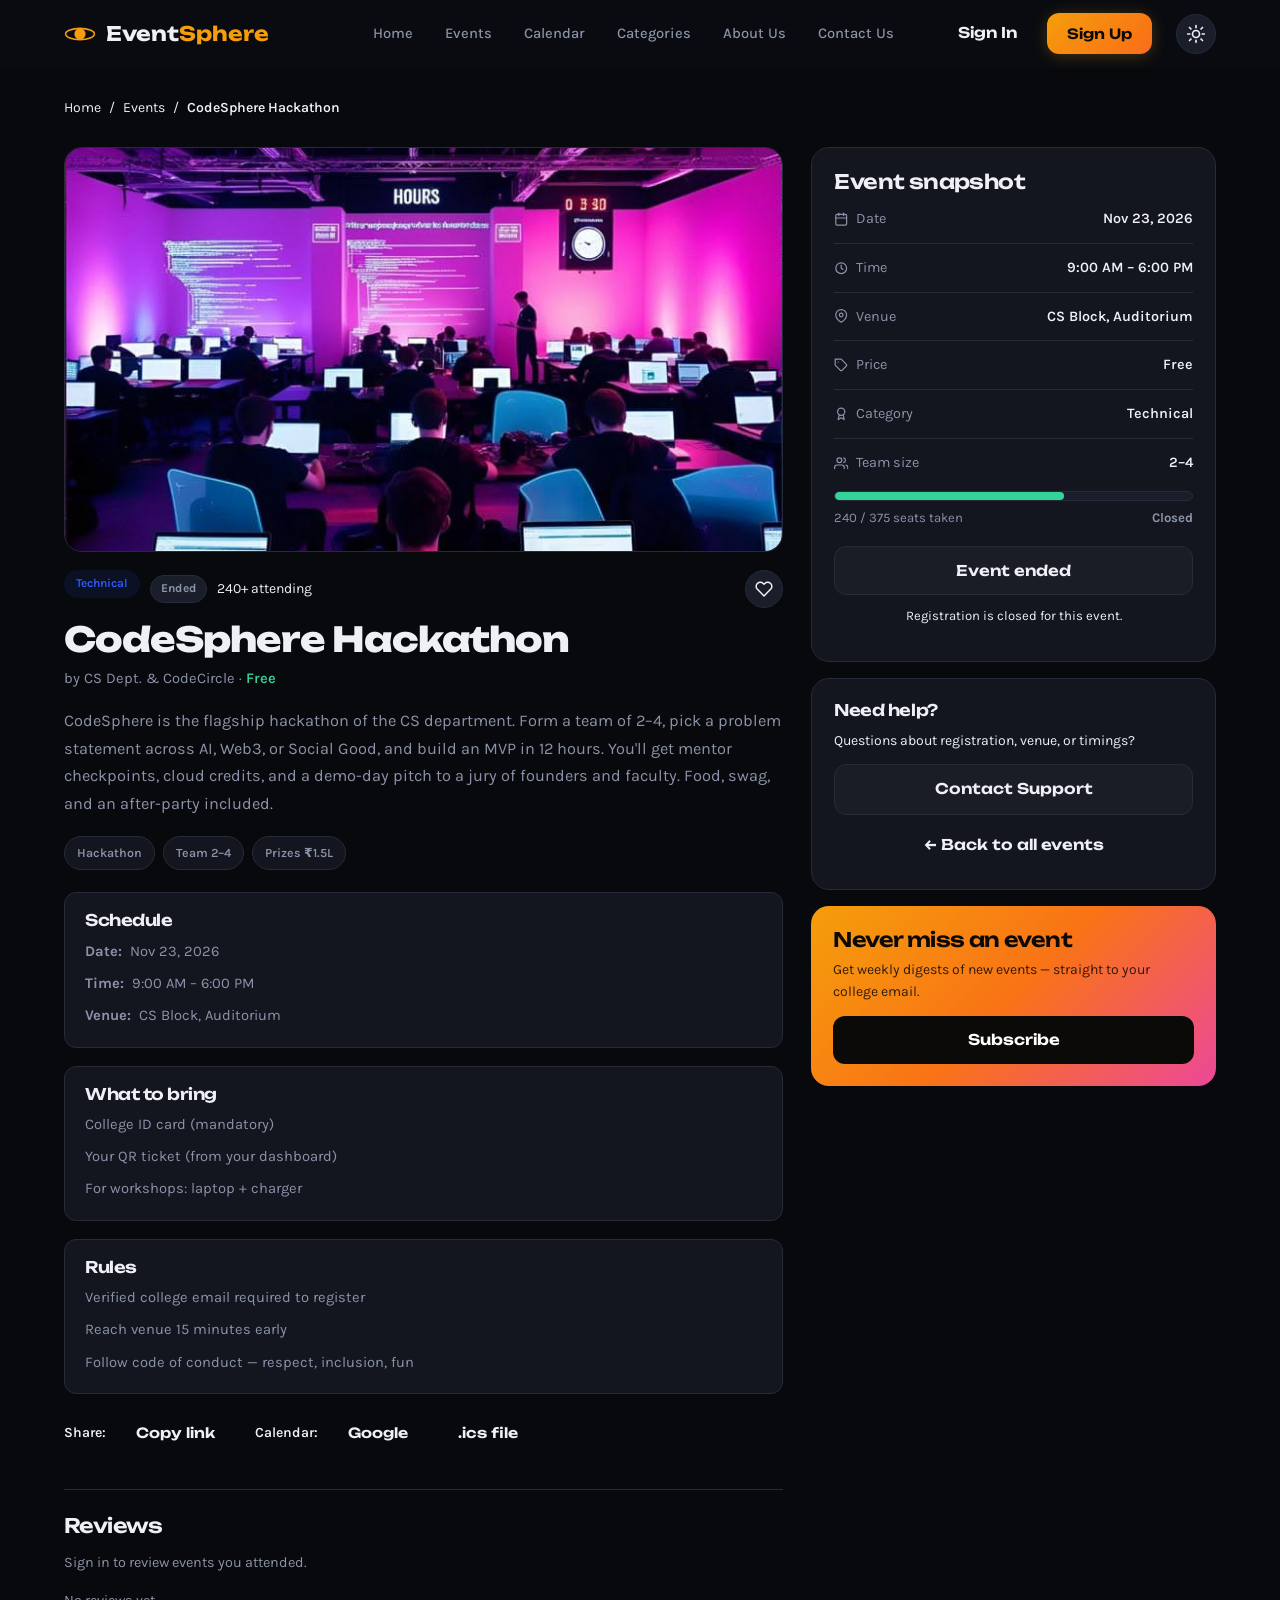
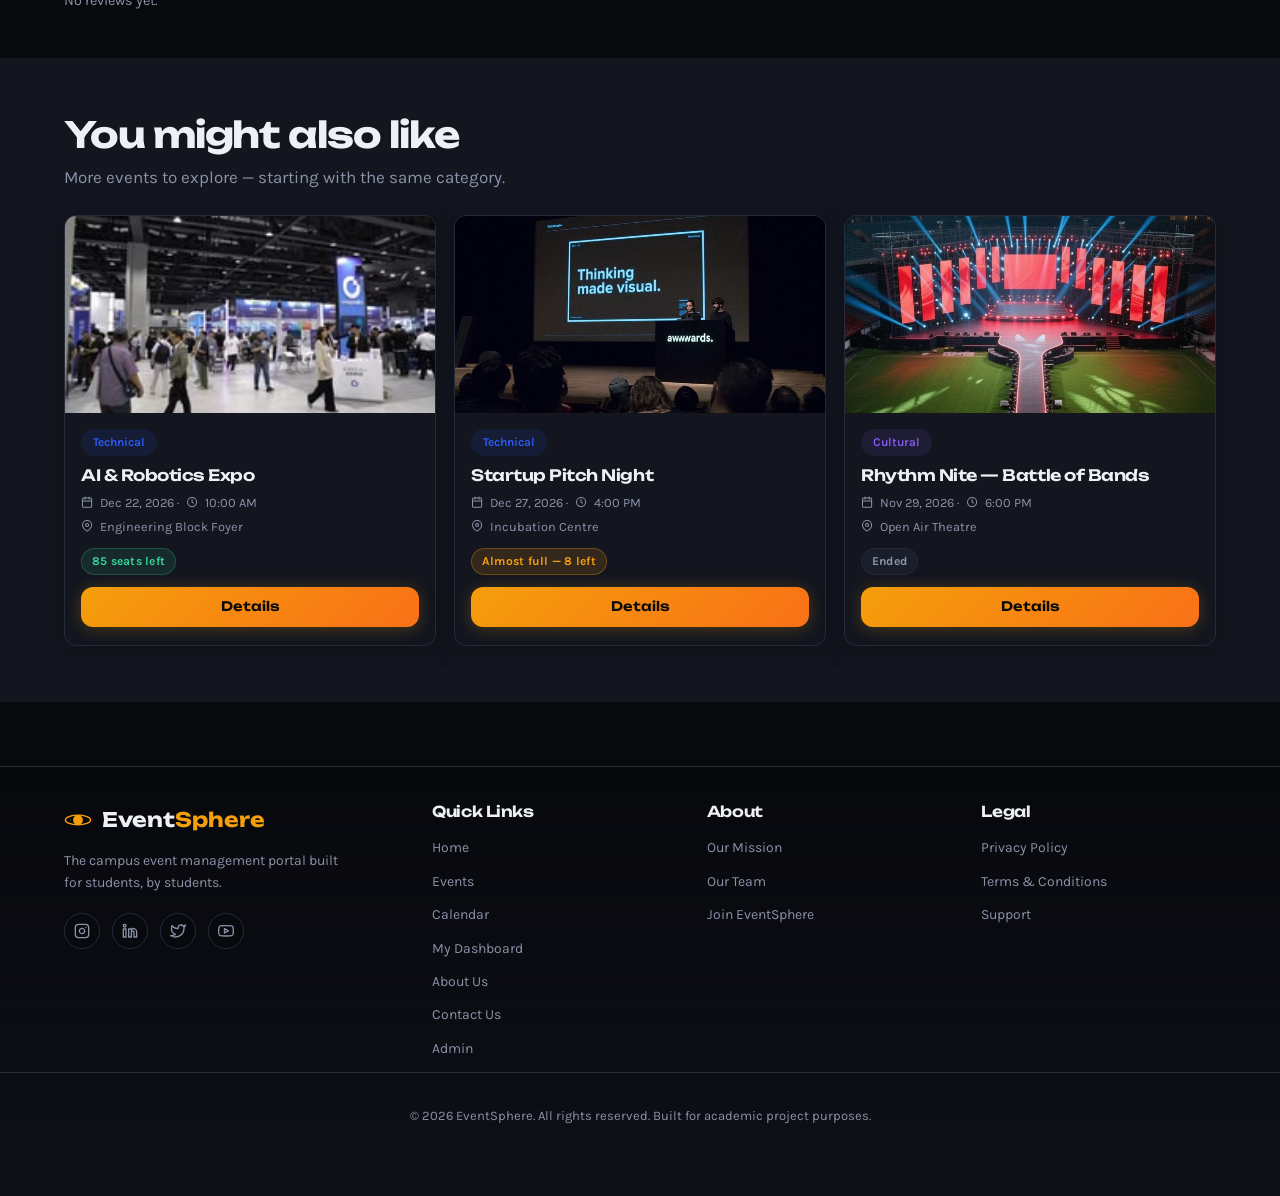
<file: event-details.html>
<!DOCTYPE html>
<html lang="en">
<head>
  <meta charset="UTF-8" />
  <meta name="viewport" content="width=device-width, initial-scale=1.0" />
  <title>EventSphere | Event Details</title>
  <meta name="description" content="View event details, schedule, venue and register for campus events on EventSphere." />
  <link rel="icon" type="image/svg+xml" href="images/favicon.svg">
  <link rel="preconnect" href="https://fonts.googleapis.com">
  <link href="https://fonts.googleapis.com/css2?family=Karla:ital,wght@0,400;0,500;0,600;0,700;1,400&family=Unbounded:wght@500;600;700;800&display=swap" rel="stylesheet">
  <script>
  (function () {
    try {
      var t = null;
      try { t = localStorage.getItem("eventsphere_theme"); } catch (e) {}
      if (!t) { try { var m = window.name.match(/(?:^|;)eventsphere_theme=([^;]+)/); if (m) t = m[1]; } catch (e2) {} }
      if (t === "light") document.documentElement.classList.add("light-mode");
    } catch (e) {}
  })();
</script>
<link rel="stylesheet" href="css/style.css" />
</head>
<body>
  <a href="#main-content" class="skip-link">Skip to main content</a>

  <header class="site-header" id="site-header">
    <nav class="navbar" aria-label="Primary navigation">
      <a href="index.html" class="logo">
        <span class="logo-mark" aria-hidden="true">
          <svg viewBox="0 0 40 40" width="32" height="32"><circle cx="20" cy="20" r="7" fill="url(#logoGradient)"/><ellipse cx="20" cy="20" rx="18" ry="7" fill="none" stroke="url(#logoGradient)" stroke-width="2"/><defs><linearGradient id="logoGradient" x1="0" y1="0" x2="40" y2="40"><stop offset="0%" stop-color="#f59e0b"/><stop offset="100%" stop-color="#ec4899"/></linearGradient></defs></svg>
        </span>
        <span class="logo-text">Event<span>Sphere</span></span>
      </a>
      <button class="nav-toggle" id="navToggle" aria-label="Open navigation menu" aria-expanded="false" aria-controls="primaryMenu"><span class="nav-toggle-bar"></span><span class="nav-toggle-bar"></span><span class="nav-toggle-bar"></span></button>
      <div class="nav-menu" id="primaryMenu">
        <ul class="nav-links">
          <li><a href="index.html" class="nav-link">Home</a></li>
          <li><a href="events.html" class="nav-link active">Events</a></li>
          <li><a href="calendar.html" class="nav-link">Calendar</a></li>
          <li><a href="categories.html" class="nav-link">Categories</a></li>
          <li><a href="about.html" class="nav-link">About Us</a></li>
          <li><a href="contact.html" class="nav-link">Contact Us</a></li>
        </ul>
        <div class="nav-actions">
          <a href="signin.html" class="btn btn-ghost guest-only">Sign In</a>
          <a href="signup.html" class="btn btn-primary btn-small guest-only">Sign Up</a>
          <button class="btn btn-ghost auth-only" id="logoutBtn" type="button">Logout</button>
        </div>
      </div>
    </nav>
  </header>

  <main id="main-content">
    <div class="container" style="padding-top:28px; padding-bottom:8px;">
      <nav aria-label="Breadcrumb" style="font-size:0.875rem; color:var(--color-text-dim); display:flex; gap:8px; align-items:center;">
        <a href="index.html" style="color:var(--color-text-dim);">Home</a><span aria-hidden="true">/</span>
        <a href="events.html" style="color:var(--color-text-dim);">Events</a><span aria-hidden="true">/</span>
        <span id="breadcrumbTitle" style="color:var(--color-text); font-weight:600;">Details</span>
      </nav>
    </div>

    <section id="eventHero" class="section" style="padding-top:20px; padding-bottom:32px;">
      <div class="container">
        <div id="detailsRoot"></div>
        <div id="notFound" style="display:none; text-align:center; padding:56px 20px; background:var(--color-surface); border:1px solid var(--color-border); border-radius:18px;">
          <svg class="icon" style="font-size:2rem; margin:0 auto 12px; display:block;"><use href="#i-search"/></svg>
          <h2>Event not found</h2>
          <p style="color:var(--color-text-dim); max-width:520px; margin:12px auto 20px;">The event you’re looking for doesn’t exist or the link is outdated. Browse all events instead.</p>
          <a href="events.html" class="btn btn-primary">Browse Events</a>
        </div>
      </div>
    </section>

    <section class="section section-alt" id="relatedSection" style="display:none;">
      <div class="container">
        <div class="section-heading" style="margin-bottom:1.5rem;">
          <h2>You might also like</h2>
          <p class="section-subtext">More events to explore — starting with the same category.</p>
        </div>
        <div id="relatedGrid" class="card-grid card-grid-3"></div>
      </div>
    </section>
  </main>

  <footer class="site-footer">
    <div class="container footer-grid">
      <div class="footer-brand">
        <a href="index.html" class="logo">
          <span class="logo-mark" aria-hidden="true">
            <svg viewBox="0 0 40 40" width="28" height="28"><circle cx="20" cy="20" r="7" fill="url(#footerLogoGradient)"/><ellipse cx="20" cy="20" rx="18" ry="7" fill="none" stroke="url(#footerLogoGradient)" stroke-width="2"/><defs><linearGradient id="footerLogoGradient" x1="0" y1="0" x2="40" y2="40"><stop offset="0%" stop-color="#f59e0b"/><stop offset="100%" stop-color="#ec4899"/></linearGradient></defs></svg>
          </span>
          <span class="logo-text">Event<span>Sphere</span></span>
        </a>
        <p class="footer-tagline">The campus event management portal built for students, by students.</p>
        <div class="social-icons"><a href="#" aria-label="Instagram"><svg class="icon"><use href="#i-instagram"/></svg></a><a href="#" aria-label="LinkedIn"><svg class="icon"><use href="#i-linkedin"/></svg></a><a href="#" aria-label="Twitter"><svg class="icon"><use href="#i-twitter"/></svg></a><a href="#" aria-label="YouTube"><svg class="icon"><use href="#i-youtube"/></svg></a></div>
      </div>
      <nav class="footer-col" aria-label="Quick links"><h3>Quick Links</h3><ul><li><a href="index.html">Home</a></li><li><a href="events.html">Events</a></li><li><a href="calendar.html">Calendar</a></li><li><a href="dashboard.html">My Dashboard</a></li><li><a href="about.html">About Us</a></li><li><a href="contact.html">Contact Us</a></li><li><a href="admin.html">Admin</a></li></ul></nav>
      <nav class="footer-col" aria-label="About"><h3>About</h3><ul><li><a href="about.html">Our Mission</a></li><li><a href="about.html#team">Our Team</a></li><li><a href="signup.html">Join EventSphere</a></li></ul></nav>
      <nav class="footer-col" aria-label="Legal"><h3>Legal</h3><ul><li><a href="#">Privacy Policy</a></li><li><a href="#">Terms & Conditions</a></li><li><a href="contact.html">Support</a></li></ul></nav>
    </div>
    <div class="footer-bottom"><p>&copy; 2026 EventSphere. All rights reserved. Built for academic project purposes.</p></div>
  </footer>

  <script src="js/icons.js"></script>
  <script src="js/auth.js"></script>
  <script src="js/events.js"></script>
  <script src="js/store.js"></script>
  <script src="js/main.js"></script>
  <script>
    const ES = window.ES;
    const params = new URLSearchParams(location.search);
    const id = params.get("id") || "codesphere-hackathon";
    const ev = ES.getEvent(id);
    const root = document.getElementById("detailsRoot");
    const notFound = document.getElementById("notFound");
    const breadcrumb = document.getElementById("breadcrumbTitle");
    const relatedSection = document.getElementById("relatedSection");
    const relatedGrid = document.getElementById("relatedGrid");

    function escapeHtml(s){return String(s).replace(/[&<>"']/g,c=>({"&":"&amp;","<":"&lt;",">":"&gt;",'"':"&quot;","'":"&#39;"}[c]));}
    const stars = (n) => "★★★★★".slice(0, Math.round(n)) + "☆☆☆☆☆".slice(0, 5 - Math.round(n));

    function paint() {
      const rec = ES.myRecord(ev.id);
      const st = ES.status(ev);
      const user = ES.user();
      const seat = ES.seatState(ev);
      const pct = Math.min(100, Math.round((ES.filled(ev) / ES.capacity(ev)) * 100));
      const team = ES.teamInfo(ev);
      const clash = !rec ? ES.findClash(ev) : null;
      const rating = ES.ratingSummary(ev.id);
      const canReview = user && ES.canReview(ev);
      const myReview = user ? ES.reviewsFor(ev.id).find(r => r.userId === user.id) : null;

      let btnText, btnCls, btnDisabled = false, hint;
      if (rec && rec.status === "registered") { btnText = "Registered — tap to cancel"; btnCls = "btn-secondary"; hint = "You’re registered! Your QR ticket is ready below."; }
      else if (rec) { btnText = "On waitlist — tap to leave"; btnCls = "btn-secondary"; hint = "You’ll get a seat automatically if someone cancels."; }
      else if (st === "ended") { btnText = "Event ended"; btnCls = "btn-outline"; btnDisabled = true; hint = "Registration is closed for this event."; }
      else if (seat.key === "full") { btnText = "Join waitlist"; btnCls = "btn-primary"; hint = "This event is full — join the waitlist."; }
      else { btnText = ES.priceAmount(ev) ? "Register · " + ev.price : "Register for this event"; btnCls = "btn-primary"; hint = user ? (team ? "Team event — you’ll add your team on the next step." : "Takes one click.") : "Sign in required to register."; }

      const detailsPosterInner = ev.image
        ? `<img src="${encodeURI(ev.image)}" alt="${escapeHtml(ev.title)} poster" loading="lazy">`
        : ESIcon(ev.icon, "3rem");

      root.innerHTML = `
        <div class="details-layout">
          <div class="details-main">
            <div class="details-poster ${ev.poster}${ev.image ? ' has-image' : ''}">
              ${detailsPosterInner}
            </div>
            <div class="details-meta-top">
              <span class="pill ${ev.pill}">${escapeHtml(ev.category)}</span>
              ${ES.seatBadge(ev)}
              <span style="font-size:0.875rem; color:var(--color-text-dim);">${ES.filled(ev)}+ attending</span>
              ${rating.count ? `<span class="es-rating-chip">★ ${rating.avg.toFixed(1)} · ${rating.count} review${rating.count>1?"s":""}</span>` : ""}
              <span style="margin-left:auto;">${ES.heartBtn(ev)}</span>
            </div>
            <h1 class="details-title">${escapeHtml(ev.title)}</h1>
            <p class="details-organizer">by ${escapeHtml(ev.organizer)} · <span style="color:var(--color-success); font-weight:600;">${escapeHtml(ev.price)}</span></p>
            <p class="details-desc">${escapeHtml(ev.longDescription || ev.description)}</p>

            <div class="details-tags">
              ${(ev.tags||[]).map(t=>`<span class="detail-tag">${escapeHtml(t)}</span>`).join("")}
            </div>

            <div class="details-sections">
              <div class="details-section">
                <h3>Schedule</h3>
                <ul class="details-list">
                  <li><strong>Date:</strong> ${escapeHtml(ev.displayDate)}</li>
                  <li><strong>Time:</strong> ${escapeHtml(ev.time)} – ${escapeHtml(ev.endTime)}</li>
                  <li><strong>Venue:</strong> ${escapeHtml(ev.venue)}</li>
                </ul>
              </div>
              <div class="details-section">
                <h3>What to bring</h3>
                <ul class="details-list">
                  <li>College ID card (mandatory)</li>
                  <li>Your QR ticket (from your dashboard)</li>
                  <li>For workshops: laptop + charger</li>
                </ul>
              </div>
              <div class="details-section">
                <h3>Rules</h3>
                <ul class="details-list">
                  <li>Verified college email required to register</li>
                  <li>Reach venue 15 minutes early</li>
                  <li>Follow code of conduct — respect, inclusion, fun</li>
                </ul>
              </div>
            </div>

            <div class="details-share">
              <span style="font-size:0.875rem; font-weight:600; color:var(--color-text-dim);">Share:</span>
              <button class="btn btn-ghost btn-small" id="shareBtn" type="button">Copy link</button>
              <button class="btn btn-ghost btn-small" id="shareNative" type="button" style="display:none;">Share</button>
              <span style="font-size:0.875rem; font-weight:600; color:var(--color-text-dim); margin-left:10px;">Calendar:</span>
              <a class="btn btn-ghost btn-small" href="${escapeHtml(ES.googleCalUrl(ev))}" target="_blank" rel="noopener">Google</a>
              <button class="btn btn-ghost btn-small" id="icsBtn" type="button">.ics file</button>
            </div>

            <div class="es-reviews" id="reviews">
              <h3>Reviews ${rating.count ? `<span class="es-rating-chip">★ ${rating.avg.toFixed(1)} · ${rating.count}</span>` : ""}</h3>
              ${canReview ? `
                <form id="reviewForm" class="es-review-form" novalidate>
                  <div class="es-star-input" role="radiogroup" aria-label="Your rating">
                    ${[5,4,3,2,1].map(n=>`<input type="radio" name="rating" id="st${n}" value="${n}" ${myReview && myReview.rating===n?"checked":""}><label for="st${n}" title="${n} star${n>1?"s":""}">★</label>`).join("")}
                  </div>
                  <textarea id="reviewText" rows="3" maxlength="500" placeholder="How was it? (optional)">${myReview ? escapeHtml(myReview.text) : ""}</textarea>
                  <p class="es-form-error" id="reviewErr" role="alert"></p>
                  <button class="btn btn-primary btn-small" type="submit">${myReview ? "Update review" : "Post review"}</button>
                </form>` : `<p class="es-muted">${!user ? "Sign in to review events you attended." : st === "upcoming" ? "Reviews open once the event has started." : "Only registered attendees can review."}</p>`}
              <div class="es-review-list">
                ${ES.reviewsFor(ev.id).map(r=>`<div class="es-review"><div class="es-review-head"><strong>${escapeHtml(r.name)}</strong><span class="es-stars">${stars(r.rating)}</span><span class="es-muted">${new Date(r.ts).toLocaleDateString()}</span></div>${r.text?`<p>${escapeHtml(r.text)}</p>`:""}</div>`).join("") || `<p class="es-muted">No reviews yet.</p>`}
              </div>
            </div>
          </div>

          <aside class="details-aside">
            <div class="aside-card">
              <h3 style="margin-bottom:14px;">Event snapshot</h3>
              ${st !== "ended" ? `<div class="es-cd-big" data-cd-big="${escapeHtml(ev.id)}"></div>` : ""}
              <ul class="aside-list">
                <li><span><svg class="icon"><use href="#i-calendar"/></svg>Date</span><strong>${escapeHtml(ev.displayDate)}</strong></li>
                <li><span><svg class="icon"><use href="#i-clock"/></svg>Time</span><strong>${escapeHtml(ev.time)} – ${escapeHtml(ev.endTime)}</strong></li>
                <li><span><svg class="icon"><use href="#i-pin"/></svg>Venue</span><strong>${escapeHtml(ev.venue)}</strong></li>
                <li><span><svg class="icon"><use href="#i-tag"/></svg>Price</span><strong>${escapeHtml(ev.price)}</strong></li>
                <li><span><svg class="icon"><use href="#i-medal"/></svg>Category</span><strong>${escapeHtml(ev.category)}</strong></li>
                ${team ? `<li><span><svg class="icon"><use href="#i-users"/></svg>Team size</span><strong>${team.min}–${team.max}</strong></li>` : ""}
              </ul>
              <div class="es-seatmeter" title="${ES.filled(ev)} of ${ES.capacity(ev)} seats taken">
                <div class="es-seatmeter-bar"><span class="es-fill-${seat.key}" style="width:${pct}%"></span></div>
                <div class="es-seatmeter-label"><span>${ES.filled(ev)} / ${ES.capacity(ev)} seats taken</span><strong>${st === "ended" ? "Closed" : seat.key === "full" ? "Full" : seat.left + " left"}</strong></div>
              </div>
              ${clash ? `<div class="es-note es-note-warn" style="margin-top:14px;">⚠ Clashes with <strong>${escapeHtml(clash.title)}</strong> (${escapeHtml(clash.time)}–${escapeHtml(clash.endTime)}).</div>` : ""}
              <button id="registerBtn" type="button" ${btnDisabled ? "disabled" : ""} class="btn ${btnCls} btn-block" style="margin-top:18px; padding:14px;">${btnText}</button>
              <p id="registerHint" style="font-size:0.82rem; color:var(--color-text-dim); text-align:center; margin-top:10px;">${hint}</p>
              ${rec && rec.status === "registered" ? `
                <div class="es-ticket-cta">
                  <div class="es-ticket-code">${escapeHtml(rec.ticketId)}</div>
                  <a class="btn btn-primary btn-block" href="ticket.html?id=${encodeURIComponent(rec.ticketId)}">View QR ticket</a>
                  ${rec.attended ? `<a class="btn btn-outline btn-block" style="margin-top:8px;" href="certificate.html?id=${encodeURIComponent(rec.ticketId)}">Get certificate</a>` : ""}
                </div>` : ""}
            </div>

            <div class="aside-card" style="margin-top:16px;">
              <h3 style="margin-bottom:10px; font-size:1rem;">Need help?</h3>
              <p style="font-size:0.875rem; color:var(--color-text-dim); margin:0 0 12px;">Questions about registration, venue, or timings?</p>
              <a href="contact.html" class="btn btn-outline btn-block">Contact Support</a>
              <a href="events.html" class="btn btn-ghost btn-block" style="margin-top:8px;">← Back to all events</a>
            </div>

            <div class="aside-card" style="margin-top:16px; background: var(--color-gradient-amber); color:#0c0a09; border:none;">
              <h3 style="color:#0c0a09; margin-bottom:8px;">Never miss an event</h3>
              <p style="color:#0c0a09; opacity:0.85; margin:0 0 12px; font-size:0.875rem;">Get weekly digests of new events — straight to your college email.</p>
              <a href="index.html#newsletter" class="btn" style="background:#0c0a09; color:white; width:100%;">Subscribe</a>
            </div>
          </aside>
        </div>
      `;
      bind();
      ES.tick();
    }

    function bind() {
      document.getElementById("registerBtn").addEventListener("click", () => {
        if (!ES.user()) return ES.needLogin();
        if (ES.myRecord(ev.id)) ES.cancelWithConfirm(ev, paint);
        else ES.startRegistration(ev, paint);
      });
      document.getElementById("shareBtn").addEventListener("click", async () => {
        const url = location.href;
        try { await navigator.clipboard.writeText(url); window.showToast && window.showToast("Link copied to clipboard!"); }
        catch { window.showToast && window.showToast(url, "success"); }
      });
      document.getElementById("icsBtn").addEventListener("click", () => ES.downloadIcs([ev], ev.id + ".ics"));
      if (navigator.share) {
        const native = document.getElementById("shareNative");
        native.style.display = "inline-flex";
        native.addEventListener("click", () => navigator.share({ title: ev.title, text: ev.description, url: location.href }).catch(() => {}));
      }
      const form = document.getElementById("reviewForm");
      if (form) form.addEventListener("submit", (e) => {
        e.preventDefault();
        const r = form.querySelector('input[name="rating"]:checked');
        if (!r) { document.getElementById("reviewErr").textContent = "Please pick a star rating."; return; }
        ES.saveReview(ev.id, r.value, document.getElementById("reviewText").value);
        window.showToast && window.showToast("Thanks for your review!");
        paint();
        document.getElementById("reviews").scrollIntoView({ behavior: "smooth", block: "start" });
      });
    }

    if (!ev) {
      notFound.style.display = "block";
      document.title = "EventSphere | Event Not Found";
    } else {
      document.title = `EventSphere | ${ev.title}`;
      breadcrumb.textContent = ev.title;
      paint();
      ES.startCountdowns();
      document.addEventListener("es:data-changed", paint);

      const sameCategory = ES.events.filter(e => e.category === ev.category && e.id !== ev.id);
      let related = [...sameCategory];
      if (related.length < 3) {
        const filler = ES.events
          .filter(e => e.id !== ev.id && !related.some(r => r.id === e.id))
          .sort((a, b) => ES.startAt(a) - ES.startAt(b));
        while (related.length < 3 && filler.length) related.push(filler.shift());
      }
      related = related.slice(0, 3);
      if (related.length) {
        relatedSection.style.display = "block";
        related.forEach(r => {
          const a = document.createElement("article");
          a.className = "event-card event-card--compact";
          const rPosterInner = r.image
            ? `<img src="${encodeURI(r.image)}" alt="${escapeHtml(r.title)} poster" loading="lazy">`
            : ESIcon(r.icon, "1.4rem");
          a.innerHTML = `
            <div class="event-poster ${r.poster}${r.image ? ' has-image' : ''}" aria-hidden="true">${rPosterInner}</div>
            <div class="event-card-body">
              <span class="pill ${r.pill}">${escapeHtml(r.category)}</span>
              <h3 class="event-title" style="margin-top:10px;">${escapeHtml(r.title)}</h3>
              <ul class="event-meta"><li>${ESIcon("calendar")} ${escapeHtml(r.displayDate)} · ${ESIcon("clock")} ${escapeHtml(r.time)}</li><li>${ESIcon("pin")} ${escapeHtml(r.venue)}</li></ul>
              <div class="es-card-status">${ES.seatBadge(r)}</div>
              <a href="event-details.html?id=${encodeURIComponent(r.id)}" class="btn btn-primary btn-small btn-block" style="font-size:0.82rem; padding:9px 14px;">Details</a>
            </div>
          `;
          relatedGrid.appendChild(a);
        });
      }
    }
  </script>
</body>
</html>
</file>
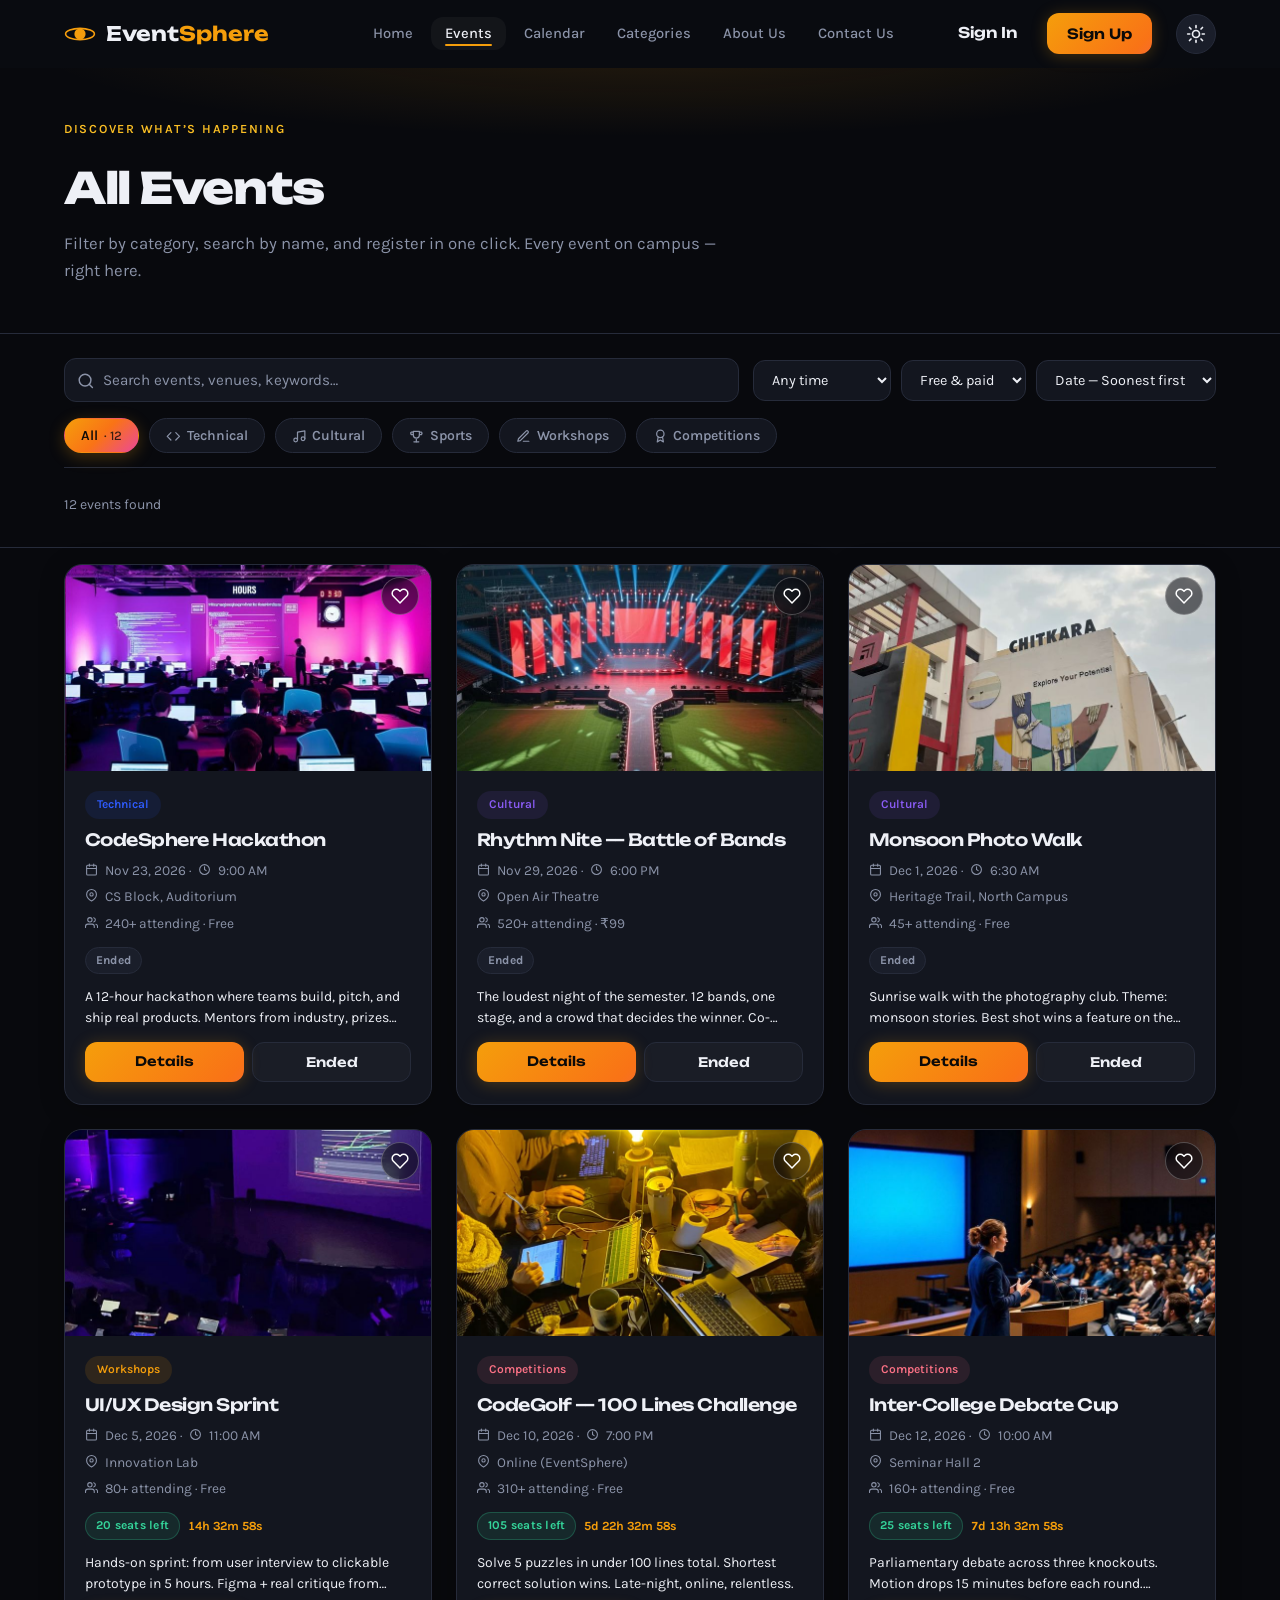
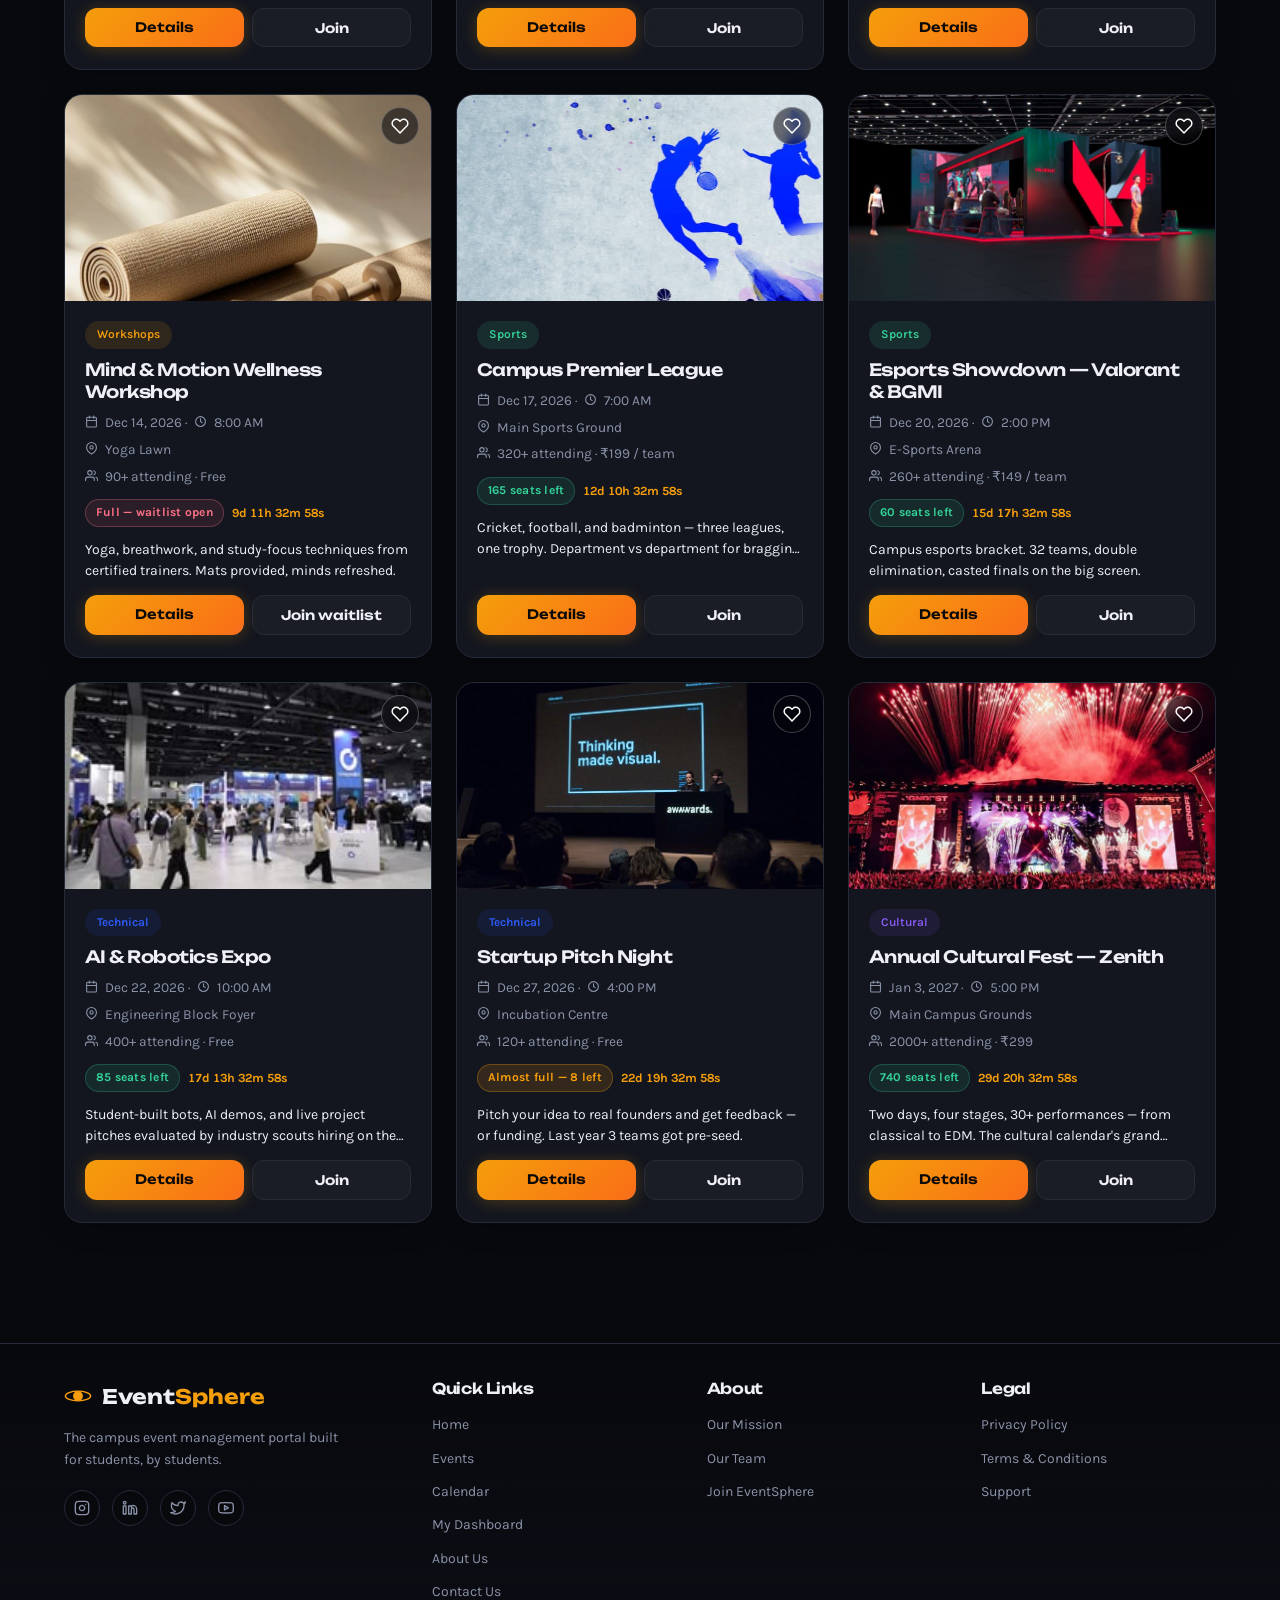
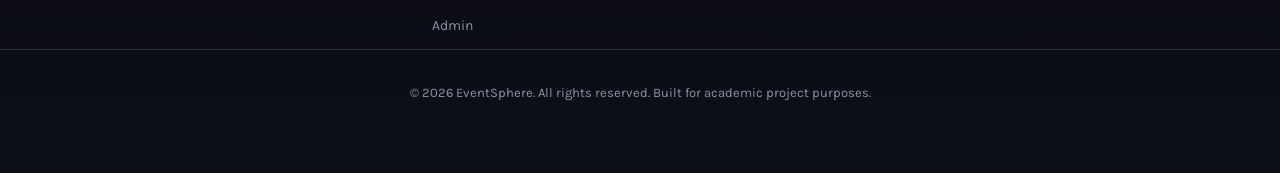
<file: events.html>
<!DOCTYPE html>
<html lang="en">
<head>
  <meta charset="UTF-8" />
  <meta name="viewport" content="width=device-width, initial-scale=1.0" />
  <title>EventSphere | All Events</title>
  <meta name="description" content="Browse all campus events — tech, cultural, sports, workshops and competitions in one place." />
  <link rel="icon" type="image/svg+xml" href="images/favicon.svg">
  <link rel="preconnect" href="https://fonts.googleapis.com">
  <link href="https://fonts.googleapis.com/css2?family=Karla:ital,wght@0,400;0,500;0,600;0,700;1,400&family=Unbounded:wght@500;600;700;800&display=swap" rel="stylesheet">
  <script>
  (function () {
    try {
      var t = null;
      try { t = localStorage.getItem("eventsphere_theme"); } catch (e) {}
      if (!t) { try { var m = window.name.match(/(?:^|;)eventsphere_theme=([^;]+)/); if (m) t = m[1]; } catch (e2) {} }
      if (t === "light") document.documentElement.classList.add("light-mode");
    } catch (e) {}
  })();
</script>
<link rel="stylesheet" href="css/style.css" />
</head>
<body>
  <a href="#main-content" class="skip-link">Skip to main content</a>

  <header class="site-header" id="site-header">
    <nav class="navbar" aria-label="Primary navigation">
      <a href="index.html" class="logo">
        <span class="logo-mark" aria-hidden="true">
          <svg viewBox="0 0 40 40" width="32" height="32">
            <circle cx="20" cy="20" r="7" fill="url(#logoGradient)"/>
            <ellipse cx="20" cy="20" rx="18" ry="7" fill="none" stroke="url(#logoGradient)" stroke-width="2"/>
            <defs><linearGradient id="logoGradient" x1="0" y1="0" x2="40" y2="40"><stop offset="0%" stop-color="#f59e0b"/><stop offset="100%" stop-color="#ec4899"/></linearGradient></defs>
          </svg>
        </span>
        <span class="logo-text">Event<span>Sphere</span></span>
      </a>
      <button class="nav-toggle" id="navToggle" aria-label="Open navigation menu" aria-expanded="false" aria-controls="primaryMenu">
        <span class="nav-toggle-bar"></span><span class="nav-toggle-bar"></span><span class="nav-toggle-bar"></span>
      </button>
      <div class="nav-menu" id="primaryMenu">
        <ul class="nav-links">
          <li><a href="index.html" class="nav-link">Home</a></li>
          <li><a href="events.html" class="nav-link active">Events</a></li>
          <li><a href="calendar.html" class="nav-link">Calendar</a></li>
          <li><a href="categories.html" class="nav-link">Categories</a></li>
          <li><a href="about.html" class="nav-link">About Us</a></li>
          <li><a href="contact.html" class="nav-link">Contact Us</a></li>
        </ul>
        <div class="nav-actions">
          <a href="signin.html" class="btn btn-ghost guest-only">Sign In</a>
          <a href="signup.html" class="btn btn-primary btn-small guest-only">Sign Up</a>
          <button class="btn btn-ghost auth-only" id="logoutBtn" type="button">Logout</button>
        </div>
      </div>
    </nav>
  </header>

  <main id="main-content">
    <!-- Page hero -->
    <section class="page-hero">
      <div class="container">
        <p class="eyebrow">Discover What’s Happening</p>
        <h1>All Events</h1>
        <p class="page-hero-sub">Filter by category, search by name, and register in one click. Every event on campus — right here.</p>
      </div>
    </section>

    <!-- Toolbar -->
    <section class="events-toolbar-section">
      <div class="container">
        <div class="events-toolbar">
          <div class="search-wrap">
            <svg class="icon search-icon" aria-hidden="true"><use href="#i-search"/></svg>
            <input type="search" id="searchInput" placeholder="Search events, venues, keywords…" aria-label="Search events" autocomplete="off" />
            <button id="clearSearch" class="btn btn-ghost btn-small" style="display:none;" type="button" aria-label="Clear search">✕</button>
          </div>
          <div class="toolbar-actions">
            <select id="whenSelect" aria-label="Filter by time">
              <option value="all">Any time</option>
              <option value="upcoming">Upcoming</option>
              <option value="week">Next 7 days</option>
              <option value="weekend">This weekend</option>
              <option value="past">Past events</option>
            </select>
            <select id="priceSelect" aria-label="Filter by price">
              <option value="all">Free &amp; paid</option>
              <option value="free">Free only</option>
              <option value="paid">Paid only</option>
            </select>
            <select id="sortSelect" aria-label="Sort events">
              <option value="date-asc">Date — Soonest first</option>
              <option value="date-desc">Date — Latest first</option>
              <option value="name-asc">Name — A → Z</option>
              <option value="attendees-desc">Popularity</option>
            </select>
          </div>
        </div>

        <div class="filter-pills" id="filterPills" role="group" aria-label="Filter by category">
          <button class="filter-pill active" data-filter="all" type="button">All <span class="pill-count" id="count-all"></span></button>
          <button class="filter-pill" data-filter="Technical" type="button"><svg class="icon"><use href="#i-code"/></svg>Technical</button>
          <button class="filter-pill" data-filter="Cultural" type="button"><svg class="icon"><use href="#i-music"/></svg>Cultural</button>
          <button class="filter-pill" data-filter="Sports" type="button"><svg class="icon"><use href="#i-trophy"/></svg>Sports</button>
          <button class="filter-pill" data-filter="Workshops" type="button"><svg class="icon"><use href="#i-pen"/></svg>Workshops</button>
          <button class="filter-pill" data-filter="Competitions" type="button"><svg class="icon"><use href="#i-medal"/></svg>Competitions</button>
        </div>

        <div class="results-meta">
          <p id="resultsCount" aria-live="polite"></p>
          <button id="clearFilters" type="button" class="btn btn-ghost btn-small" style="display:none;">Clear filters ✕</button>
        </div>
      </div>
    </section>

    <!-- Events grid -->
    <section class="section" style="padding-top:16px;">
      <div class="container">
        <div id="eventsGrid" class="card-grid card-grid-3" aria-live="polite"></div>
        <div id="emptyState" style="display:none; text-align:center; padding:64px 20px; background:var(--color-surface); border:1px solid var(--color-border); border-radius:18px;">
          <svg class="icon" style="font-size:2rem; margin:0 auto 12px; display:block;"><use href="#i-search"/></svg>
          <h3 style="margin-bottom:8px;">No events found</h3>
          <p style="color:var(--color-text-dim); max-width:420px; margin:0 auto 20px;">Try a different search or category filter.</p>
          <button id="resetEmpty" class="btn btn-secondary" type="button">Reset filters</button>
        </div>
      </div>
    </section>

    <!-- Registered events strip (if any) -->
    <section class="section section-alt" id="registeredSection" style="display:none;">
      <div class="container">
        <div class="section-heading" style="margin-bottom:1.5rem;">
          <h2>Your Registrations</h2>
          <p class="section-subtext">Events you’ve joined or waitlisted — tickets and certificates live in your <a href="dashboard.html" style="color:var(--color-link);">dashboard</a>.</p>
        </div>
        <div id="registeredGrid" class="card-grid card-grid-3"></div>
      </div>
    </section>

  </main>

  <footer class="site-footer">
    <div class="container footer-grid">
      <div class="footer-brand">
        <a href="index.html" class="logo">
          <span class="logo-mark" aria-hidden="true">
            <svg viewBox="0 0 40 40" width="28" height="28">
              <circle cx="20" cy="20" r="7" fill="url(#footerLogoGradient)"/><ellipse cx="20" cy="20" rx="18" ry="7" fill="none" stroke="url(#footerLogoGradient)" stroke-width="2"/>
              <defs><linearGradient id="footerLogoGradient" x1="0" y1="0" x2="40" y2="40"><stop offset="0%" stop-color="#f59e0b"/><stop offset="100%" stop-color="#ec4899"/></linearGradient></defs>
            </svg>
          </span>
          <span class="logo-text">Event<span>Sphere</span></span>
        </a>
        <p class="footer-tagline">The campus event management portal built for students, by students.</p>
        <div class="social-icons"><a href="#" aria-label="Instagram"><svg class="icon"><use href="#i-instagram"/></svg></a><a href="#" aria-label="LinkedIn"><svg class="icon"><use href="#i-linkedin"/></svg></a><a href="#" aria-label="Twitter"><svg class="icon"><use href="#i-twitter"/></svg></a><a href="#" aria-label="YouTube"><svg class="icon"><use href="#i-youtube"/></svg></a></div>
      </div>
      <nav class="footer-col" aria-label="Quick links"><h3>Quick Links</h3><ul><li><a href="index.html">Home</a></li><li><a href="events.html">Events</a></li><li><a href="calendar.html">Calendar</a></li><li><a href="dashboard.html">My Dashboard</a></li><li><a href="about.html">About Us</a></li><li><a href="contact.html">Contact Us</a></li><li><a href="admin.html">Admin</a></li></ul></nav>
      <nav class="footer-col" aria-label="About"><h3>About</h3><ul><li><a href="about.html">Our Mission</a></li><li><a href="about.html#team">Our Team</a></li><li><a href="signup.html">Join EventSphere</a></li></ul></nav>
      <nav class="footer-col" aria-label="Legal"><h3>Legal</h3><ul><li><a href="#">Privacy Policy</a></li><li><a href="#">Terms & Conditions</a></li><li><a href="contact.html">Support</a></li></ul></nav>
    </div>
    <div class="footer-bottom"><p>&copy; 2026 EventSphere. All rights reserved. Built for academic project purposes.</p></div>
  </footer>

  <script src="js/icons.js"></script>
  <script src="js/auth.js"></script>
  <script src="js/events.js"></script>
  <script src="js/store.js"></script>
  <script src="js/main.js"></script>
  <script>
    const grid = document.getElementById("eventsGrid");
    const emptyState = document.getElementById("emptyState");
    const searchInput = document.getElementById("searchInput");
    const clearSearch = document.getElementById("clearSearch");
    const sortSelect = document.getElementById("sortSelect");
    const filterPills = document.querySelectorAll(".filter-pill");
    const resultsCount = document.getElementById("resultsCount");
    const clearFilters = document.getElementById("clearFilters");
    const registeredSection = document.getElementById("registeredSection");
    const registeredGrid = document.getElementById("registeredGrid");
    const countAll = document.getElementById("count-all");

    const ES = window.ES;
    const whenSelect = document.getElementById("whenSelect");
    const priceSelect = document.getElementById("priceSelect");
    let activeCategory = "all";
    let searchQuery = "";
    let sortBy = "date-asc";
    let whenBy = "all";
    let priceBy = "all";

    function countAllLabel() { if (countAll) countAll.textContent = `· ${ES.events.length}`; }
    countAllLabel();

    function inWhen(e) {
      const st = ES.status(e);
      if (whenBy === "upcoming") return st !== "ended";
      if (whenBy === "past") return st === "ended";
      const today = ES.toISO(new Date());
      const d = ES.dayDiff(today, e.date);
      if (whenBy === "week") return d >= 0 && d <= 7 && st !== "ended";
      if (whenBy === "weekend") {
        const wd = ES.parseDate(e.date).getDay();
        return d >= 0 && d <= 7 && (wd === 0 || wd === 6) && st !== "ended";
      }
      return true;
    }

    function getFiltered() {
      let list = [...ES.events];
      if (activeCategory !== "all") list = list.filter(e => e.category === activeCategory);
      if (whenBy !== "all") list = list.filter(inWhen);
      if (priceBy === "free") list = list.filter(e => ES.priceAmount(e) === 0);
      if (priceBy === "paid") list = list.filter(e => ES.priceAmount(e) > 0);
      if (searchQuery) {
        const q = searchQuery.toLowerCase();
        list = list.filter(e =>
          e.title.toLowerCase().includes(q) ||
          e.description.toLowerCase().includes(q) ||
          e.venue.toLowerCase().includes(q) ||
          e.organizer.toLowerCase().includes(q) ||
          e.category.toLowerCase().includes(q) ||
          (e.tags || []).join(" ").toLowerCase().includes(q)
        );
      }
      list.sort((a,b) => {
        if (sortBy === "date-asc") return ES.startAt(a) - ES.startAt(b);
        if (sortBy === "date-desc") return ES.startAt(b) - ES.startAt(a);
        if (sortBy === "name-asc") return a.title.localeCompare(b.title);
        if (sortBy === "attendees-desc") return ES.filled(b) - ES.filled(a);
        return 0;
      });
      return list;
    }

    function hasFilters() {
      return activeCategory !== "all" || searchQuery !== "" || sortBy !== "date-asc" || whenBy !== "all" || priceBy !== "all";
    }

    function render() {
      countAllLabel();
      const list = getFiltered();
      grid.innerHTML = "";
      if (list.length === 0) {
        grid.style.display = "none";
        emptyState.style.display = "block";
        resultsCount.textContent = "0 events found";
      } else {
        grid.style.display = "grid";
        emptyState.style.display = "none";
        resultsCount.textContent = `${list.length} event${list.length !== 1 ? "s" : ""} found${activeCategory !== "all" ? " in " + activeCategory : ""}${searchQuery ? " for “" + searchQuery + "”" : ""}`;
        list.forEach(ev => grid.appendChild(createCard(ev)));
      }
      clearFilters.style.display = hasFilters() ? "inline-flex" : "none";
      clearSearch.style.display = searchQuery ? "inline-flex" : "none";
      renderRegistrations();
      ES.tick();
    }

    function joinLabel(ev) {
      const st = ES.status(ev);
      if (ES.isRegistered(ev.id)) return { text: "Joined ✓", cls: "btn-secondary" };
      if (ES.isWaitlisted(ev.id)) return { text: "Waitlisted", cls: "btn-secondary" };
      if (st === "ended") return { text: "Ended", cls: "btn-outline", disabled: true };
      if (ES.seatsLeft(ev) === 0) return { text: "Join waitlist", cls: "btn-outline" };
      return { text: "Join", cls: "btn-outline" };
    }

    function createCard(ev) {
      const article = document.createElement("article");
      article.className = "event-card";
      const j = joinLabel(ev);
      const posterInner = ev.image
        ? `<img src="${encodeURI(ev.image)}" alt="${escapeHtml(ev.title)} poster" loading="lazy">`
        : ESIcon(ev.icon, "1.9rem");
      const rating = ES.ratingSummary(ev.id);
      article.innerHTML = `
        <div class="event-poster ${ev.poster}${ev.image ? ' has-image' : ''}" aria-hidden="true">
          ${posterInner}
        </div>
        ${ES.heartBtn(ev)}
        <div class="event-card-body">
          <span class="pill ${ev.pill}">${ev.category}</span>
          <h3 class="event-title" style="margin-top:10px; font-size:1.06rem; line-height:1.3;">${escapeHtml(ev.title)}</h3>
          <ul class="event-meta">
            <li>${ESIcon("calendar")} ${escapeHtml(ev.displayDate)} · ${ESIcon("clock")} ${escapeHtml(ev.time)}</li>
            <li>${ESIcon("pin")} ${escapeHtml(ev.venue)}</li>
            <li>${ESIcon("users")} ${ES.filled(ev)}+ attending · ${escapeHtml(ev.price)}</li>
          </ul>
          <div class="es-card-status">${ES.seatBadge(ev)}<span class="es-countdown" data-cd="${escapeHtml(ev.id)}"></span>${rating.count ? `<span class="es-rating-chip">★ ${rating.avg.toFixed(1)} (${rating.count})</span>` : ""}</div>
          <p style="font-size:0.875rem; color:var(--color-text-dim); line-height:1.5; margin:0 0 14px; display:-webkit-box; -webkit-line-clamp:2; -webkit-box-orient:vertical; overflow:hidden;">${escapeHtml(ev.description)}</p>
          <div style="display:flex; gap:8px; margin-top:auto; flex-wrap:wrap;">
            <a href="event-details.html?id=${encodeURIComponent(ev.id)}" class="btn btn-primary btn-small" style="flex:1 1 90px; min-width:0; justify-content:center; padding:9px 14px; font-size:0.82rem;">Details</a>
            <button type="button" class="btn ${j.cls} btn-small btn-register" ${j.disabled ? "disabled" : ""} data-id="${escapeHtml(ev.id)}" style="flex:1 1 90px; min-width:0; padding:9px 14px; font-size:0.82rem; white-space:nowrap;">${j.text}</button>
          </div>
        </div>
      `;
      const btn = article.querySelector(".btn-register");
      btn.addEventListener("click", () => {
        if (!ES.user()) return ES.needLogin();
        const after = () => render();
        if (ES.myRecord(ev.id)) ES.cancelWithConfirm(ev, after);
        else ES.startRegistration(ev, after);
      });
      return article;
    }

    function renderRegistrations() {
      const recs = ES.myRecords().filter(r => r.status !== "none");
      const items = recs.map(r => ES.getEvent(r.eventId)).filter(Boolean);
      if (items.length === 0) { registeredSection.style.display = "none"; return; }
      registeredSection.style.display = "block";
      registeredGrid.innerHTML = "";
      items.forEach(ev => registeredGrid.appendChild(createCard(ev)));
    }

    function escapeHtml(s){ return String(s).replace(/[&<>"']/g, c=>({"&":"&amp;","<":"&lt;",">":"&gt;",'"':"&quot;","'":"&#39;"}[c])); }

    searchInput.addEventListener("input", (e) => {
      searchQuery = e.target.value.trim();
      render();
    });
    clearSearch.addEventListener("click", () => { searchInput.value=""; searchQuery=""; render(); searchInput.focus(); });
    sortSelect.addEventListener("change", (e)=>{ sortBy=e.target.value; render(); });
    whenSelect.addEventListener("change", (e)=>{ whenBy=e.target.value; render(); });
    priceSelect.addEventListener("change", (e)=>{ priceBy=e.target.value; render(); });
    document.addEventListener("es:saved-changed", () => { /* heart state is already updated in place */ });
    filterPills.forEach(p => p.addEventListener("click", ()=>{
      filterPills.forEach(x=>x.classList.remove("active"));
      p.classList.add("active");
      activeCategory = p.dataset.filter;
      render();
      if (activeCategory !== "all") history.replaceState(null,"",`events.html#categories?filter=${activeCategory}`);
    }));
    clearFilters.addEventListener("click", ()=>{
      activeCategory="all"; searchQuery=""; sortBy="date-asc"; whenBy="all"; priceBy="all";
      searchInput.value=""; sortSelect.value="date-asc"; whenSelect.value="all"; priceSelect.value="all";
      filterPills.forEach(x=>x.classList.remove("active"));
      document.querySelector('.filter-pill[data-filter="all"]').classList.add("active");
      render();
    });
    document.getElementById("resetEmpty").addEventListener("click", ()=>{
      activeCategory="all"; searchQuery=""; searchInput.value=""; sortSelect.value="date-asc"; whenBy="all"; priceBy="all"; whenSelect.value="all"; priceSelect.value="all";
      filterPills.forEach(x=>x.classList.remove("active"));
      document.querySelector('.filter-pill[data-filter="all"]').classList.add("active");
      sortBy="date-asc";
      render();
    });

    const params = new URLSearchParams(location.search);
    const qFilter = params.get("filter") || params.get("category");
    if (qFilter) {
      const pill = document.querySelector(`.filter-pill[data-filter="${qFilter}"]`);
      if (pill) { filterPills.forEach(x=>x.classList.remove("active")); pill.classList.add("active"); activeCategory=qFilter; }
    }
    const qSearch = params.get("search") || params.get("q");
    if (qSearch) { searchInput.value=qSearch; searchQuery=qSearch; }

    render();

    if (location.hash.includes("categories")) {
      setTimeout(()=> document.getElementById("categories")?.scrollIntoView({behavior:"smooth"}), 100);
    }
  </script>
</body>
</html>
</file>
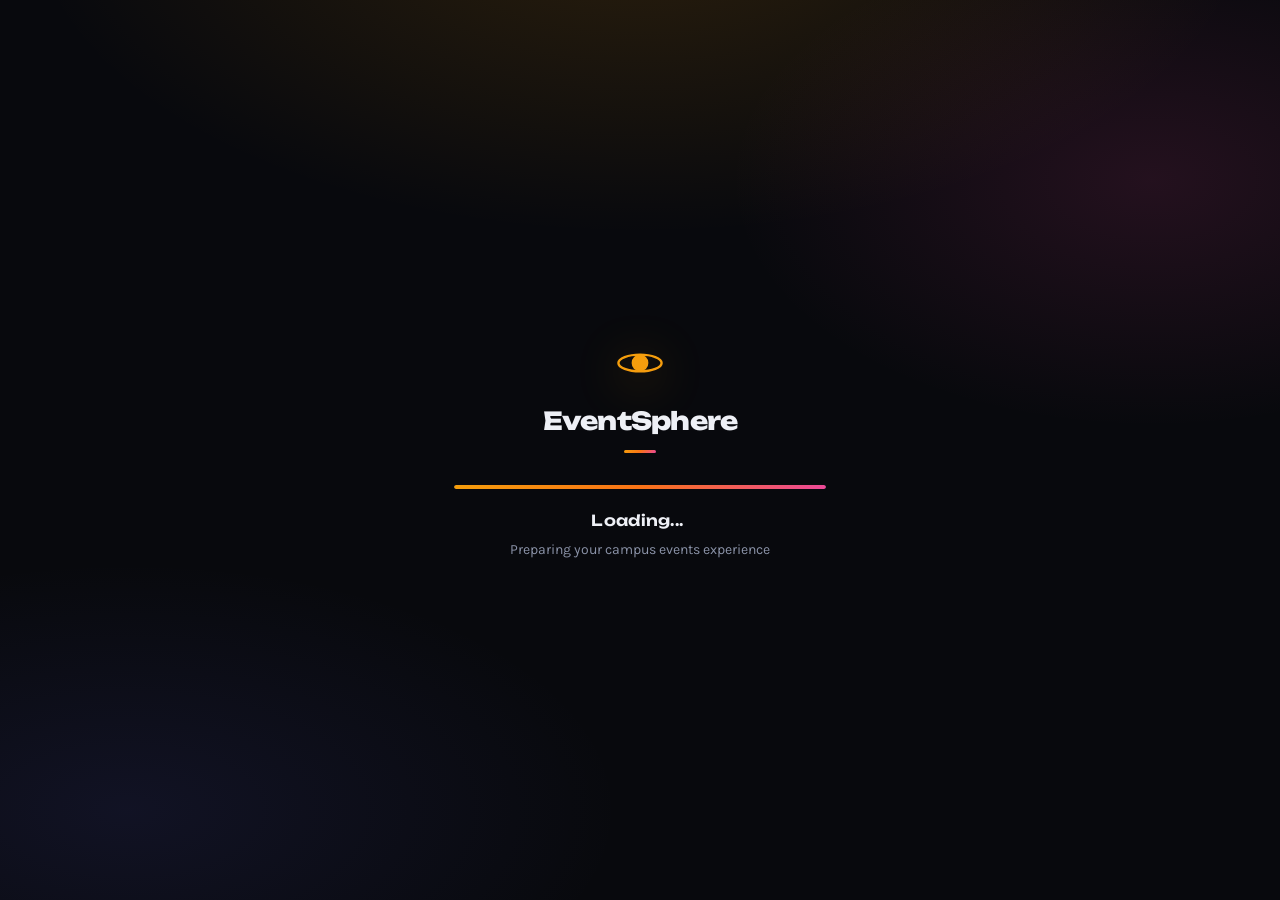
<file: loading.html>
<!DOCTYPE html>
<html lang="en">
<head>
    <meta charset="UTF-8">
    <meta name="viewport" content="width=device-width, initial-scale=1.0">
    <meta http-equiv="refresh" content="3;url=index.html">
    <title>EventSphere | Loading</title>
    <link rel="icon" type="image/svg+xml" href="images/favicon.svg">
  <link rel="preconnect" href="https://fonts.googleapis.com">
    <link href="https://fonts.googleapis.com/css2?family=Karla:ital,wght@0,400;0,500;0,600;0,700;1,400&family=Unbounded:wght@500;600;700;800&display=swap" rel="stylesheet">
    <script>
  (function () {
    try {
      var t = null;
      try { t = localStorage.getItem("eventsphere_theme"); } catch (e) {}
      if (!t) { try { var m = window.name.match(/(?:^|;)eventsphere_theme=([^;]+)/); if (m) t = m[1]; } catch (e2) {} }
      if (t === "light") document.documentElement.classList.add("light-mode");
    } catch (e) {}
  })();
</script>
<link rel="stylesheet" href="css/style.css">
</head>
<body class="loading-page">
    <div class="loading-container">
        <div class="loading-logo">
            <svg viewBox="0 0 40 40" width="48" height="48" aria-hidden="true">
                <circle cx="20" cy="20" r="7" fill="url(#logoGradient)"/>
                <ellipse cx="20" cy="20" rx="18" ry="7" fill="none" stroke="url(#logoGradient)" stroke-width="2"/>
                <defs>
                    <linearGradient id="logoGradient" x1="0" y1="0" x2="40" y2="40">
                        <stop offset="0%" stop-color="#f59e0b"/>
                        <stop offset="100%" stop-color="#ec4899"/>
                    </linearGradient>
                </defs>
            </svg>
            <span class="loading-logo-text">EventSphere</span>
        </div>

        <div class="progress-bar" role="progressbar" aria-valuemin="0" aria-valuemax="100" aria-valuenow="0" aria-label="Loading progress">
            <div class="progress-fill"></div>
        </div>

        <p class="loading-text">Loading<span class="dots">...</span></p>
        <p class="loading-subtext">Preparing your campus events experience</p>
    </div>

    <script>
        var wait = function (ms) { return new Promise(function (resolve) { setTimeout(resolve, ms); }); };
        (async function () {
            await wait(2400);
            document.body.classList.add('fade-out');
            await wait(460);
            location.replace('index.html');
        })();

        var bar = document.querySelector('.progress-bar');
        var fill = document.querySelector('.progress-fill');
        if (bar && fill) {
            var start = Date.now();
            var duration = 2200;
            (function tick() {
                var p = Math.min(100, Math.round(((Date.now() - start) / duration) * 100));
                bar.setAttribute('aria-valuenow', p);
                if (p < 100) requestAnimationFrame(tick);
            })();
        }
    </script>
</body>
</html>
</file>
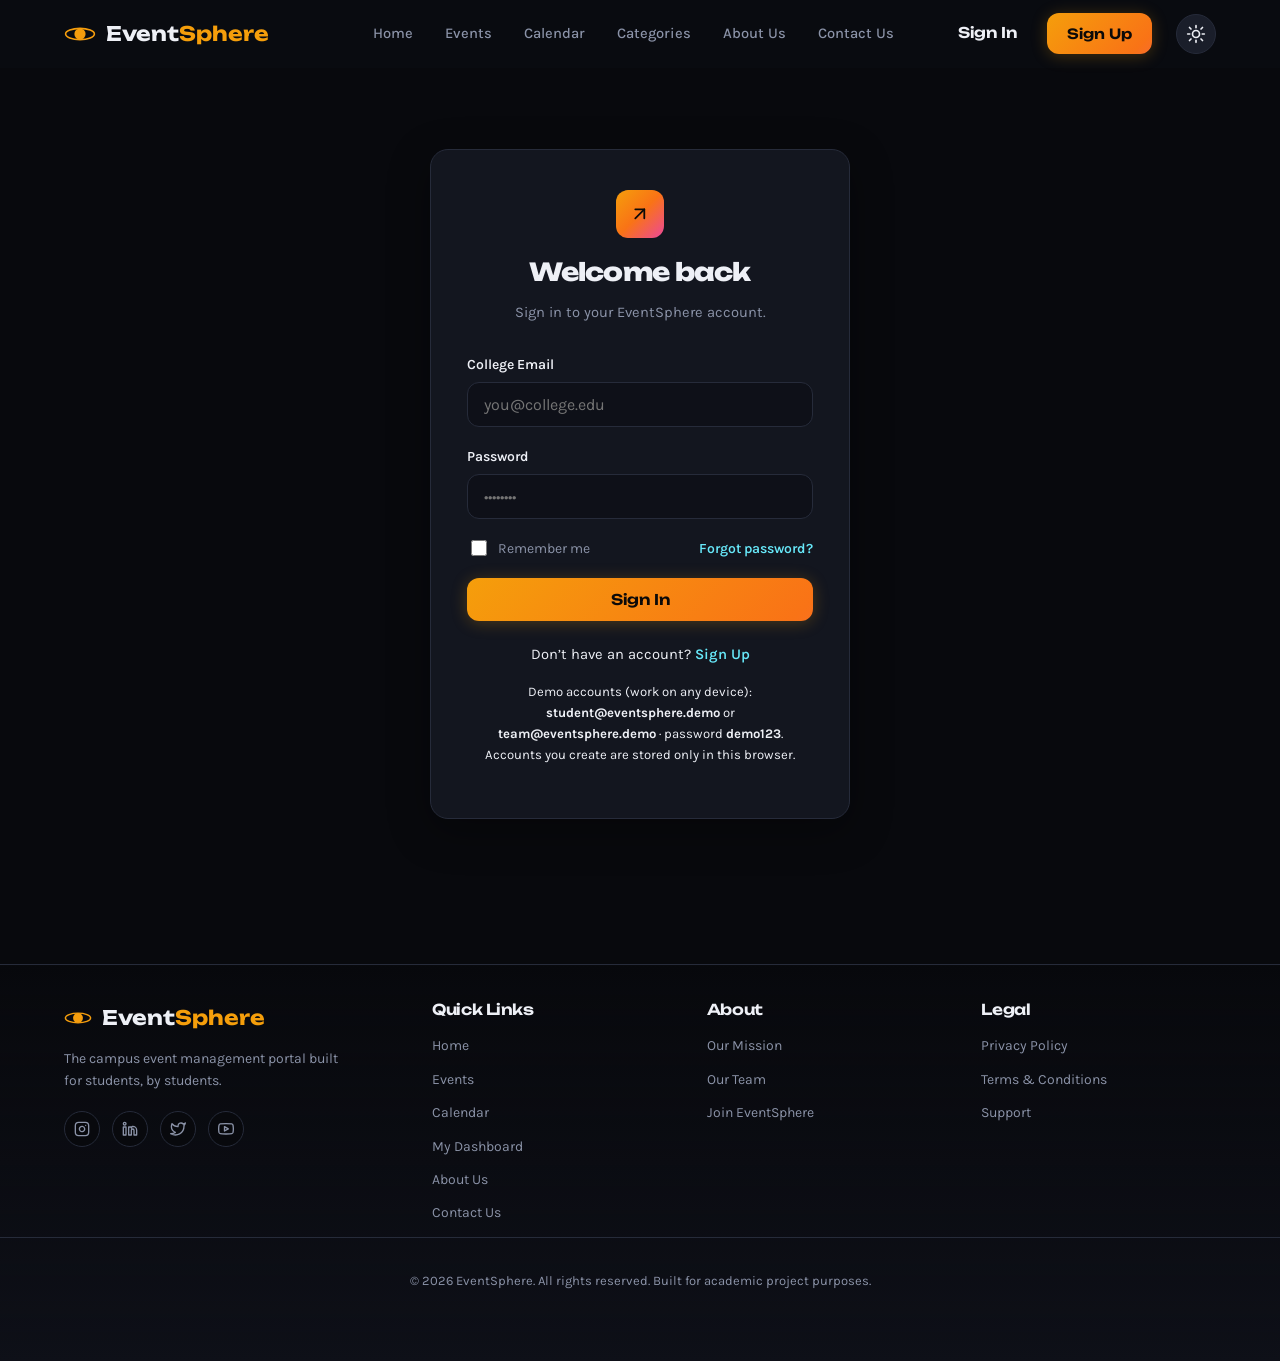
<file: signin.html>
<!DOCTYPE html>
<html lang="en">
<head>
  <meta charset="UTF-8" />
  <meta name="viewport" content="width=device-width, initial-scale=1.0" />
  <title>EventSphere | Sign In</title>
  <meta name="description" content="Sign in to your EventSphere account to register for campus events." />
  <link rel="icon" type="image/svg+xml" href="images/favicon.svg">
  <link rel="preconnect" href="https://fonts.googleapis.com">
  <link href="https://fonts.googleapis.com/css2?family=Karla:ital,wght@0,400;0,500;0,600;0,700;1,400&family=Unbounded:wght@500;600;700;800&display=swap" rel="stylesheet">
  <script>
  (function () {
    try {
      var t = null;
      try { t = localStorage.getItem("eventsphere_theme"); } catch (e) {}
      if (!t) { try { var m = window.name.match(/(?:^|;)eventsphere_theme=([^;]+)/); if (m) t = m[1]; } catch (e2) {} }
      if (t === "light") document.documentElement.classList.add("light-mode");
    } catch (e) {}
  })();
</script>
<link rel="stylesheet" href="css/style.css" />
</head>
<body>
  <a href="#main-content" class="skip-link">Skip to main content</a>

  <header class="site-header" id="site-header">
    <nav class="navbar" aria-label="Primary navigation">
      <a href="index.html" class="logo">
        <span class="logo-mark" aria-hidden="true">
          <svg viewBox="0 0 40 40" width="32" height="32">
            <circle cx="20" cy="20" r="7" fill="url(#logoGradient)"/>
            <ellipse cx="20" cy="20" rx="18" ry="7" fill="none" stroke="url(#logoGradient)" stroke-width="2"/>
            <defs>
              <linearGradient id="logoGradient" x1="0" y1="0" x2="40" y2="40">
                <stop offset="0%" stop-color="#f59e0b"/>
                <stop offset="100%" stop-color="#ec4899"/>
              </linearGradient>
            </defs>
          </svg>
        </span>
        <span class="logo-text">Event<span>Sphere</span></span>
      </a>
      <button class="nav-toggle" id="navToggle" aria-label="Open navigation menu" aria-expanded="false" aria-controls="primaryMenu">
        <span class="nav-toggle-bar"></span><span class="nav-toggle-bar"></span><span class="nav-toggle-bar"></span>
      </button>
      <div class="nav-menu" id="primaryMenu">
        <ul class="nav-links">
          <li><a href="index.html" class="nav-link">Home</a></li>
          <li><a href="events.html" class="nav-link">Events</a></li>
          <li><a href="calendar.html" class="nav-link">Calendar</a></li>
          <li><a href="categories.html" class="nav-link">Categories</a></li>
          <li><a href="about.html" class="nav-link">About Us</a></li>
          <li><a href="contact.html" class="nav-link">Contact Us</a></li>
        </ul>
        <div class="nav-actions">
          <a href="signin.html" class="btn btn-ghost guest-only">Sign In</a>
          <a href="signup.html" class="btn btn-primary btn-small guest-only">Sign Up</a>
          <button class="btn btn-ghost auth-only" id="logoutBtn" type="button">Logout</button>
        </div>
      </div>
    </nav>
  </header>

  <main id="main-content" class="form-page">
    <div class="form-card">
      <div style="text-align:center; margin-bottom:20px;">
        <span style="display:inline-flex;align-items:center;justify-content:center;width:48px;height:48px;border-radius:12px;background:var(--color-gradient-amber);color:#0c0a09;"><svg class="icon" style="font-size:1.35rem;"><use href="#i-arrow"/></svg></span>
      </div>
      <h1 style="text-align:center;">Welcome back</h1>
      <p class="subtitle" style="text-align:center;">Sign in to your EventSphere account.</p>

      <div id="form-error" class="form-error" role="alert" aria-live="polite"></div>

      <form id="signin-form" novalidate>
        <div class="form-group" id="group-email">
          <label for="email">College Email</label>
          <input type="email" id="email" name="email" required placeholder="you@college.edu" autocomplete="email" />
          <span class="error-text">Please enter a valid email.</span>
        </div>

        <div class="form-group" id="group-password">
          <label for="password">Password</label>
          <input type="password" id="password" name="password" required placeholder="••••••••" autocomplete="current-password" />
          <span class="error-text">Password is required.</span>
        </div>

        <div class="form-between">
          <label class="form-row-check" style="margin-bottom:0;">
            <input type="checkbox" id="remember" /> Remember me
          </label>
          <button type="button" id="forgot-password-btn" class="form-link" style="background:none;border:none;padding:0;font-size:0.875rem;">Forgot password?</button>
        </div>

        <button type="submit" class="btn btn-primary btn-block" style="margin-top:18px;">Sign In</button>
      </form>

      <p class="form-footnote" style="text-align:center; margin-top:22px; color:var(--color-text-dim); font-size:0.92rem;">
        Don’t have an account? <a href="signup.html" class="form-link">Sign Up</a>
      </p>

      <p style="text-align:center; margin-top:14px; font-size:0.82rem; color:var(--color-text-dim);">
        Demo accounts (work on any device): <strong>student@eventsphere.demo</strong> or <strong>team@eventsphere.demo</strong> · password <strong>demo123</strong>.<br>Accounts you create are stored only in this browser.
      </p>
    </div>
  </main>

  <footer class="site-footer">
    <div class="container footer-grid">
      <div class="footer-brand">
        <a href="index.html" class="logo">
          <span class="logo-mark" aria-hidden="true">
            <svg viewBox="0 0 40 40" width="28" height="28">
              <circle cx="20" cy="20" r="7" fill="url(#footerLogoGradient)"/>
              <ellipse cx="20" cy="20" rx="18" ry="7" fill="none" stroke="url(#footerLogoGradient)" stroke-width="2"/>
              <defs><linearGradient id="footerLogoGradient" x1="0" y1="0" x2="40" y2="40"><stop offset="0%" stop-color="#f59e0b"/><stop offset="100%" stop-color="#ec4899"/></linearGradient></defs>
            </svg>
          </span>
          <span class="logo-text">Event<span>Sphere</span></span>
        </a>
        <p class="footer-tagline">The campus event management portal built for students, by students.</p>
        <div class="social-icons">
          <a href="#" aria-label="Instagram"><svg class="icon"><use href="#i-instagram"/></svg></a><a href="#" aria-label="LinkedIn"><svg class="icon"><use href="#i-linkedin"/></svg></a><a href="#" aria-label="Twitter"><svg class="icon"><use href="#i-twitter"/></svg></a><a href="#" aria-label="YouTube"><svg class="icon"><use href="#i-youtube"/></svg></a>
        </div>
      </div>
      <nav class="footer-col" aria-label="Quick links">
        <h3>Quick Links</h3>
        <ul><li><a href="index.html">Home</a></li><li><a href="events.html">Events</a></li><li><a href="calendar.html">Calendar</a></li><li><a href="dashboard.html">My Dashboard</a></li><li><a href="about.html">About Us</a></li><li><a href="contact.html">Contact Us</a></li></ul>
      </nav>
      <nav class="footer-col" aria-label="About"><h3>About</h3><ul><li><a href="about.html">Our Mission</a></li><li><a href="about.html#team">Our Team</a></li><li><a href="signup.html">Join EventSphere</a></li></ul></nav>
      <nav class="footer-col" aria-label="Legal"><h3>Legal</h3><ul><li><a href="#">Privacy Policy</a></li><li><a href="#">Terms & Conditions</a></li><li><a href="contact.html">Support</a></li></ul></nav>
    </div>
    <div class="footer-bottom"><p>&copy; 2026 EventSphere. All rights reserved. Built for academic project purposes.</p></div>
  </footer>

  <script src="js/icons.js"></script>
  <script src="js/auth.js"></script>
  <script src="js/events.js"></script>
  <script src="js/store.js"></script>
  <script src="js/main.js"></script>
  <script>
    const form = document.getElementById("signin-form");
    const errorBox = document.getElementById("form-error");

    function showError(msg) {
      errorBox.textContent = msg;
      errorBox.classList.add("visible");
      errorBox.style.display = "block";
      errorBox.style.background = "var(--color-error-bg)";
      errorBox.style.color = "var(--color-danger)";
      errorBox.style.border = "1px solid rgba(251,113,133,0.25)";
      errorBox.style.borderRadius = "10px";
      errorBox.style.padding = "10px 14px";
      errorBox.style.marginBottom = "14px";
      errorBox.style.fontSize = "0.875rem";
    }
    function clearError() {
      errorBox.textContent = "";
      errorBox.classList.remove("visible");
      errorBox.style.display = "none";
    }

    document.getElementById("forgot-password-btn").addEventListener("click", () => {
      showToast("Demo: password reset would be emailed to your college ID.", "success");
    });

    form.addEventListener("submit", async (e) => {
      e.preventDefault();
      clearError();
      document.querySelectorAll(".form-group.has-error").forEach(el => el.classList.remove("has-error"));

      let valid = true;
      const email = document.getElementById("email").value.trim();
      const password = document.getElementById("password").value;

      if (!email || !/^[^\s@]+@[^\s@]+\.[^\s@]+$/.test(email)) {
        document.getElementById("group-email").classList.add("has-error");
        valid = false;
      }
      if (!password) {
        document.getElementById("group-password").classList.add("has-error");
        valid = false;
      }
      if (!valid) { showError("Please correct the highlighted fields."); return; }

      const submitBtn = form.querySelector('button[type="submit"]');
      const origLabel = submitBtn ? submitBtn.textContent : "";
      if (submitBtn) { submitBtn.disabled = true; submitBtn.textContent = "Signing in…"; }
      try {
        const result = await loginUser({ email, password });
        showToast(result.message);
        await wait(600);
        window.location.href = (function(){var n=new URLSearchParams(location.search).get("next");return n&&/^[\w-]+\.html(\?[\w=&%.-]*)?$/.test(n)?n:"index.html";})();
      } catch (err) {
        showError(err.message);
        if (submitBtn) { submitBtn.disabled = false; submitBtn.textContent = origLabel; }
      }
    });
  </script>
</body>
</html>
</file>
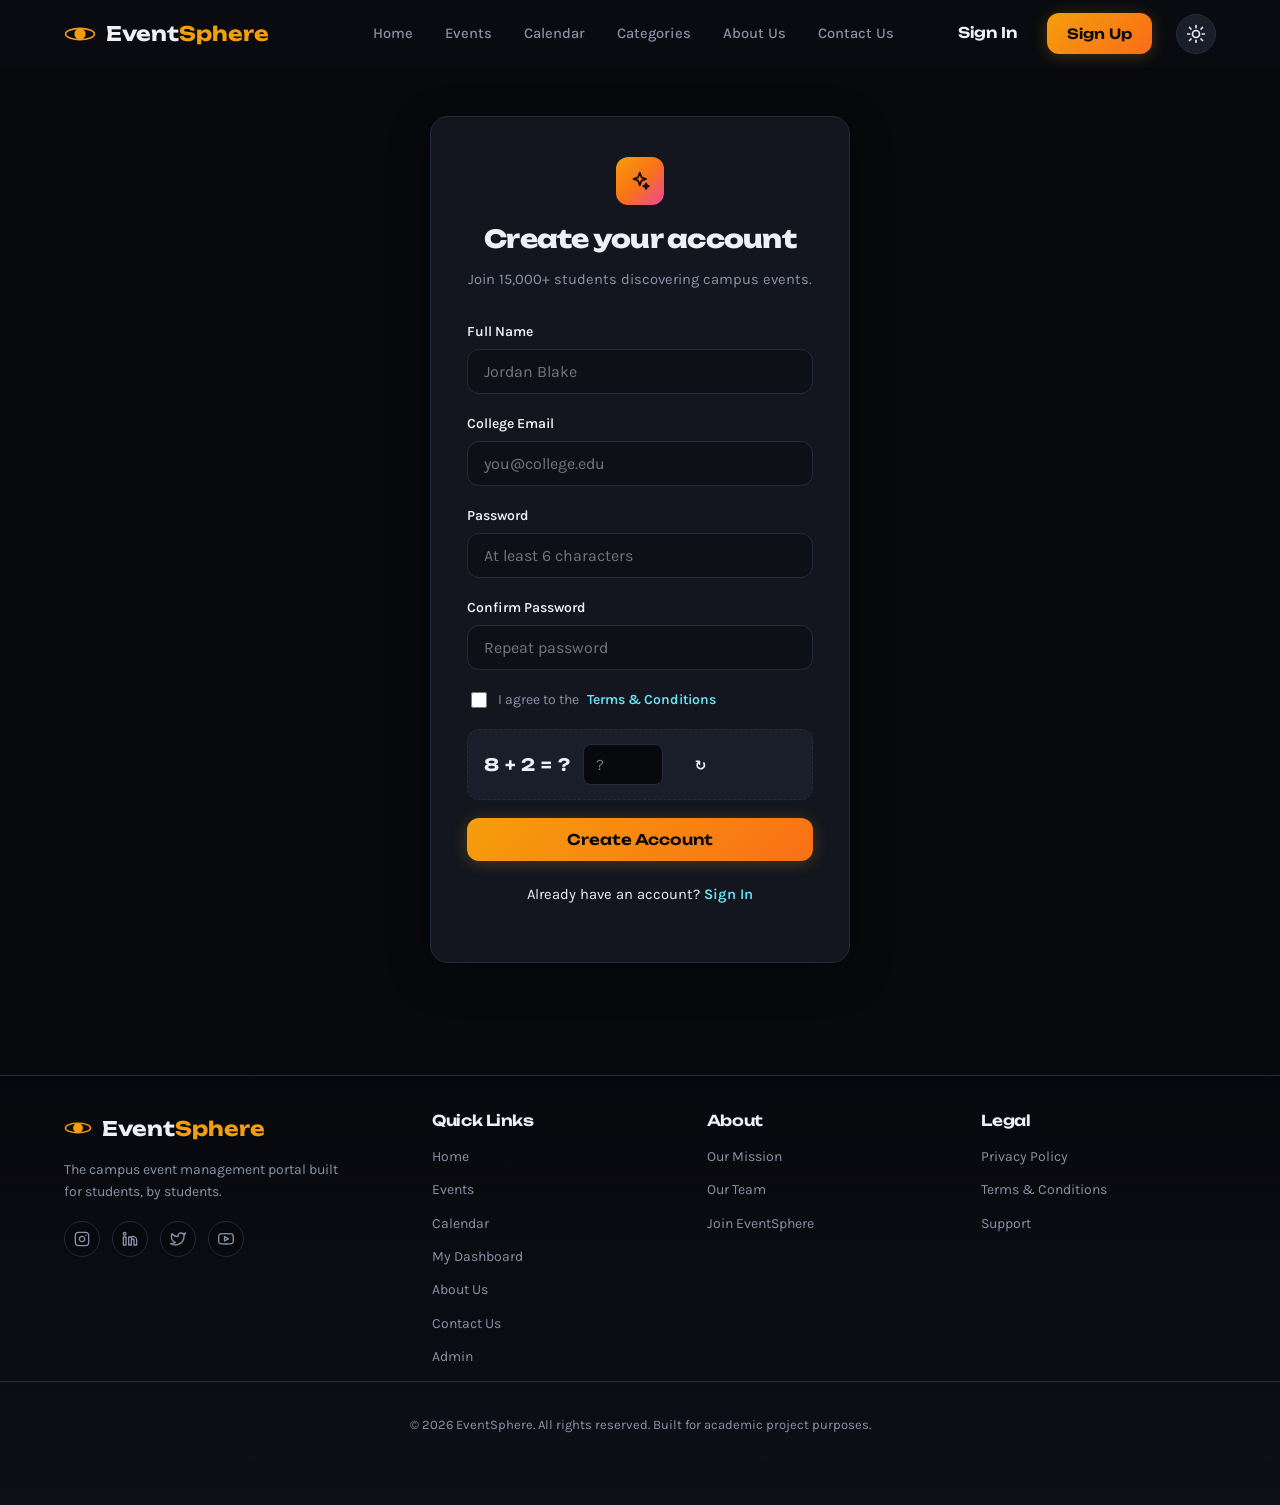
<file: signup.html>
<!DOCTYPE html>
<html lang="en">
<head>
  <meta charset="UTF-8" />
  <meta name="viewport" content="width=device-width, initial-scale=1.0" />
  <title>EventSphere | Sign Up</title>
  <meta name="description" content="Create your EventSphere account to discover and register for campus events." />
  <link rel="icon" type="image/svg+xml" href="images/favicon.svg">
  <link rel="preconnect" href="https://fonts.googleapis.com">
  <link href="https://fonts.googleapis.com/css2?family=Karla:ital,wght@0,400;0,500;0,600;0,700;1,400&family=Unbounded:wght@500;600;700;800&display=swap" rel="stylesheet">
  <script>
  (function () {
    try {
      var t = null;
      try { t = localStorage.getItem("eventsphere_theme"); } catch (e) {}
      if (!t) { try { var m = window.name.match(/(?:^|;)eventsphere_theme=([^;]+)/); if (m) t = m[1]; } catch (e2) {} }
      if (t === "light") document.documentElement.classList.add("light-mode");
    } catch (e) {}
  })();
</script>
<link rel="stylesheet" href="css/style.css" />
</head>
<body>
  <a href="#main-content" class="skip-link">Skip to main content</a>

  <header class="site-header" id="site-header">
    <nav class="navbar" aria-label="Primary navigation">
      <a href="index.html" class="logo">
        <span class="logo-mark" aria-hidden="true">
          <svg viewBox="0 0 40 40" width="32" height="32">
            <circle cx="20" cy="20" r="7" fill="url(#logoGradient)"/>
            <ellipse cx="20" cy="20" rx="18" ry="7" fill="none" stroke="url(#logoGradient)" stroke-width="2"/>
            <defs><linearGradient id="logoGradient" x1="0" y1="0" x2="40" y2="40"><stop offset="0%" stop-color="#f59e0b"/><stop offset="100%" stop-color="#ec4899"/></linearGradient></defs>
          </svg>
        </span>
        <span class="logo-text">Event<span>Sphere</span></span>
      </a>
      <button class="nav-toggle" id="navToggle" aria-label="Open navigation menu" aria-expanded="false" aria-controls="primaryMenu">
        <span class="nav-toggle-bar"></span><span class="nav-toggle-bar"></span><span class="nav-toggle-bar"></span>
      </button>
      <div class="nav-menu" id="primaryMenu">
        <ul class="nav-links">
          <li><a href="index.html" class="nav-link">Home</a></li>
          <li><a href="events.html" class="nav-link">Events</a></li>
          <li><a href="calendar.html" class="nav-link">Calendar</a></li>
          <li><a href="categories.html" class="nav-link">Categories</a></li>
          <li><a href="about.html" class="nav-link">About Us</a></li>
          <li><a href="contact.html" class="nav-link">Contact Us</a></li>
        </ul>
        <div class="nav-actions">
          <a href="signin.html" class="btn btn-ghost guest-only">Sign In</a>
          <a href="signup.html" class="btn btn-primary btn-small guest-only">Sign Up</a>
          <button class="btn btn-ghost auth-only" id="logoutBtn" type="button">Logout</button>
        </div>
      </div>
    </nav>
  </header>

  <main id="main-content" class="form-page">
    <div class="form-card">
      <div style="text-align:center; margin-bottom:20px;">
        <span style="display:inline-flex;align-items:center;justify-content:center;width:48px;height:48px;border-radius:12px;background:var(--color-gradient-amber);color:#0c0a09;"><svg class="icon" style="font-size:1.35rem;"><use href="#i-sparkles"/></svg></span>
      </div>
      <h1 style="text-align:center;">Create your account</h1>
      <p class="subtitle" style="text-align:center;">Join 15,000+ students discovering campus events.</p>

      <div id="form-error" class="form-error" role="alert" aria-live="polite"></div>

      <form id="signup-form" novalidate>
        <div class="form-group" id="group-name">
          <label for="name">Full Name</label>
          <input type="text" id="name" name="name" required placeholder="Jordan Blake" autocomplete="name" />
          <span class="error-text">Please enter your full name.</span>
        </div>

        <div class="form-group" id="group-email">
          <label for="email">College Email</label>
          <input type="email" id="email" name="email" required placeholder="you@college.edu" autocomplete="email" />
          <span class="error-text">Please enter a valid college email.</span>
        </div>

        <div class="form-group" id="group-password">
          <label for="password">Password</label>
          <input type="password" id="password" name="password" required minlength="6" placeholder="At least 6 characters" autocomplete="new-password" />
          <span class="error-text">Password must be at least 6 characters.</span>
        </div>

        <div class="form-group" id="group-confirm">
          <label for="confirm-password">Confirm Password</label>
          <input type="password" id="confirm-password" name="confirm-password" required minlength="6" placeholder="Repeat password" autocomplete="new-password" />
          <span class="error-text">Passwords do not match.</span>
        </div>

        <label class="form-row-check">
          <input type="checkbox" id="agree" required /> I agree to the <a href="#" class="form-link">Terms & Conditions</a>
        </label>

        <div id="signup-captcha"></div>

        <button type="submit" class="btn btn-primary btn-block" style="margin-top:18px;">Create Account</button>
      </form>

      <p class="form-footnote" style="text-align:center; margin-top:22px; color:var(--color-text-dim); font-size:0.92rem;">
        Already have an account? <a href="signin.html" class="form-link">Sign In</a>
      </p>
    </div>
  </main>

  <footer class="site-footer">
    <div class="container footer-grid">
      <div class="footer-brand">
        <a href="index.html" class="logo">
          <span class="logo-mark" aria-hidden="true">
            <svg viewBox="0 0 40 40" width="28" height="28">
              <circle cx="20" cy="20" r="7" fill="url(#footerLogoGradient)"/>
              <ellipse cx="20" cy="20" rx="18" ry="7" fill="none" stroke="url(#footerLogoGradient)" stroke-width="2"/>
              <defs><linearGradient id="footerLogoGradient" x1="0" y1="0" x2="40" y2="40"><stop offset="0%" stop-color="#f59e0b"/><stop offset="100%" stop-color="#ec4899"/></linearGradient></defs>
            </svg>
          </span>
          <span class="logo-text">Event<span>Sphere</span></span>
        </a>
        <p class="footer-tagline">The campus event management portal built for students, by students.</p>
        <div class="social-icons">
          <a href="#" aria-label="Instagram"><svg class="icon"><use href="#i-instagram"/></svg></a><a href="#" aria-label="LinkedIn"><svg class="icon"><use href="#i-linkedin"/></svg></a><a href="#" aria-label="Twitter"><svg class="icon"><use href="#i-twitter"/></svg></a><a href="#" aria-label="YouTube"><svg class="icon"><use href="#i-youtube"/></svg></a>
        </div>
      </div>
      <nav class="footer-col" aria-label="Quick links"><h3>Quick Links</h3><ul><li><a href="index.html">Home</a></li><li><a href="events.html">Events</a></li><li><a href="calendar.html">Calendar</a></li><li><a href="dashboard.html">My Dashboard</a></li><li><a href="about.html">About Us</a></li><li><a href="contact.html">Contact Us</a></li><li><a href="admin.html">Admin</a></li></ul></nav>
      <nav class="footer-col" aria-label="About"><h3>About</h3><ul><li><a href="about.html">Our Mission</a></li><li><a href="about.html#team">Our Team</a></li><li><a href="signup.html">Join EventSphere</a></li></ul></nav>
      <nav class="footer-col" aria-label="Legal"><h3>Legal</h3><ul><li><a href="#">Privacy Policy</a></li><li><a href="#">Terms & Conditions</a></li><li><a href="contact.html">Support</a></li></ul></nav>
    </div>
    <div class="footer-bottom"><p>&copy; 2026 EventSphere. All rights reserved. Built for academic project purposes.</p></div>
  </footer>

  <script src="js/icons.js"></script>
  <script src="js/auth.js"></script>
  <script src="js/events.js"></script>
  <script src="js/captcha.js"></script>
  <script src="js/store.js"></script>
  <script src="js/main.js"></script>
  <script>
    const form = document.getElementById("signup-form");
    const errorBox = document.getElementById("form-error");
    const captcha = initCaptcha("signup-captcha");

    function showError(msg) {
      errorBox.textContent = msg;
      errorBox.classList.add("visible");
      errorBox.style.display = "block";
      errorBox.style.background = "var(--color-error-bg)";
      errorBox.style.color = "var(--color-danger)";
      errorBox.style.border = "1px solid rgba(251,113,133,0.25)";
      errorBox.style.borderRadius = "10px";
      errorBox.style.padding = "10px 14px";
      errorBox.style.marginBottom = "14px";
      errorBox.style.fontSize = "0.875rem";
    }
    function clearError() {
      errorBox.textContent = "";
      errorBox.classList.remove("visible");
      errorBox.style.display = "none";
    }

    form.addEventListener("submit", async (e) => {
      e.preventDefault();
      clearError();
      captcha.clearError();
      document.querySelectorAll(".form-group.has-error").forEach(el => el.classList.remove("has-error"));

      const name = document.getElementById("name").value.trim();
      const email = document.getElementById("email").value.trim();
      const password = document.getElementById("password").value;
      const confirmPassword = document.getElementById("confirm-password").value;
      const agree = document.getElementById("agree").checked;

      let valid = true;
      if (!name) { document.getElementById("group-name").classList.add("has-error"); valid = false; }
      if (!email || !/^[^\s@]+@[^\s@]+\.[^\s@]+$/.test(email)) { document.getElementById("group-email").classList.add("has-error"); valid = false; }
      if (!password || password.length < 6) { document.getElementById("group-password").classList.add("has-error"); valid = false; }
      if (password !== confirmPassword || !confirmPassword) { document.getElementById("group-confirm").classList.add("has-error"); valid = false; }
      if (!agree) { showError("Please agree to the Terms & Conditions."); return; }
      if (!valid) { showError("Please correct the highlighted fields."); return; }

      if (!captcha.validate()) {
        showError("Incorrect CAPTCHA answer. Please try again.");
        captcha.showError();
        return;
      }

      const submitBtn = form.querySelector('button[type="submit"]');
      const origLabel = submitBtn ? submitBtn.textContent : "";
      if (submitBtn) { submitBtn.disabled = true; submitBtn.textContent = "Creating account…"; }
      try {
        const result = await registerUser({ name, email, password });
        showToast("Account created! Redirecting...");
        await wait(700);
        window.location.href = (function(){var n=new URLSearchParams(location.search).get("next");return n&&/^[\w-]+\.html(\?[\w=&%.-]*)?$/.test(n)?n:"index.html";})();
      } catch (err) {
        showError(err.message);
        if (submitBtn) { submitBtn.disabled = false; submitBtn.textContent = origLabel; }
      }
    });
  </script>
</body>
</html>
</file>
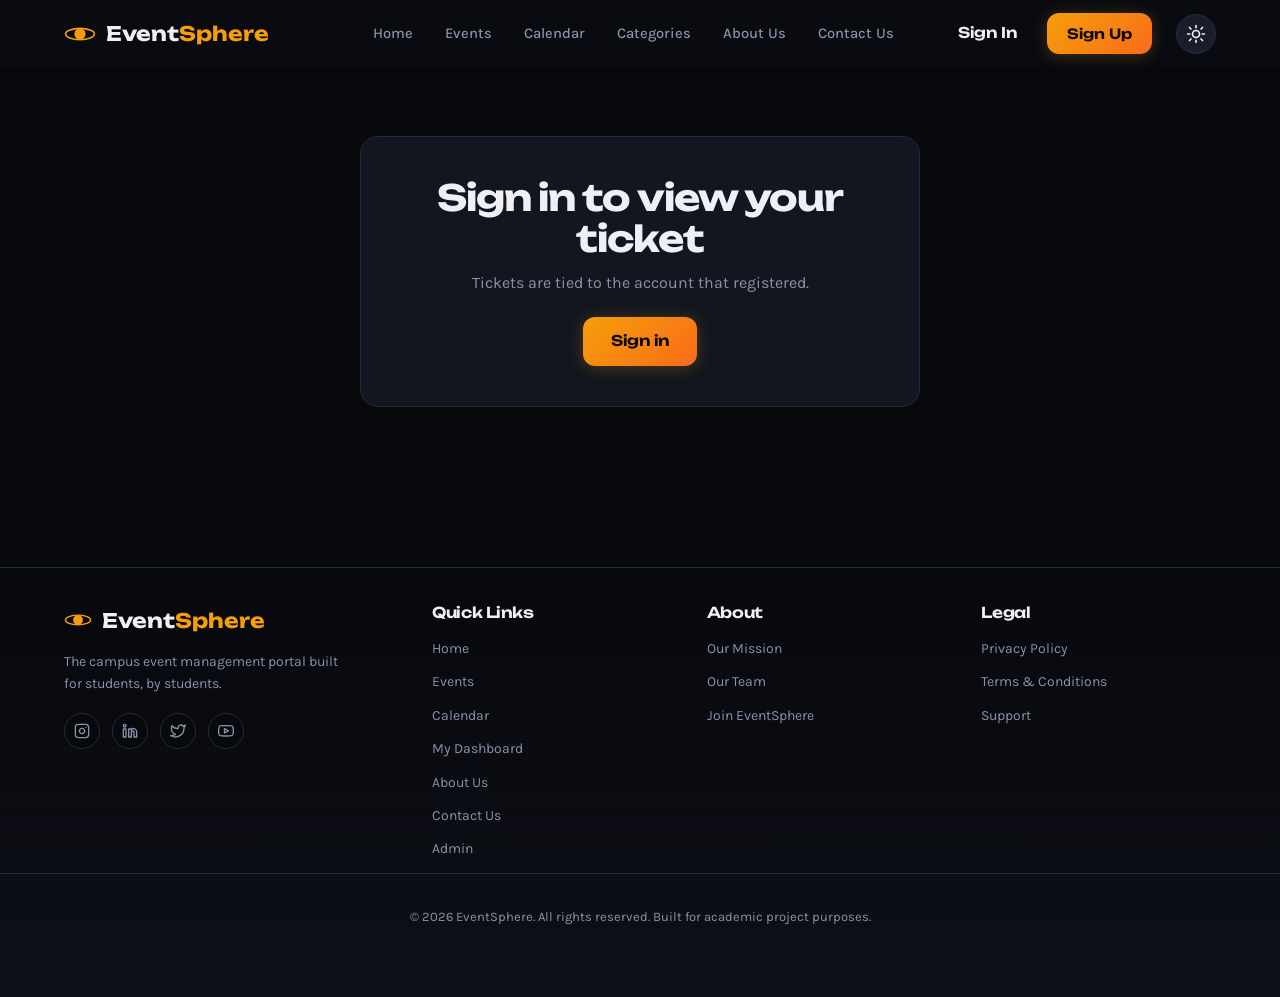
<file: ticket.html>
<!DOCTYPE html>
<html lang="en">
<head>
  <meta charset="UTF-8" />
  <meta name="viewport" content="width=device-width, initial-scale=1.0" />
  <title>EventSphere | My Ticket</title>
  <meta name="description" content="Your EventSphere QR ticket." />
  <link rel="icon" type="image/svg+xml" href="images/favicon.svg">
  <link rel="preconnect" href="https://fonts.googleapis.com">
  <link href="https://fonts.googleapis.com/css2?family=Karla:ital,wght@0,400;0,500;0,600;0,700;1,400&family=Unbounded:wght@500;600;700;800&display=swap" rel="stylesheet">
  <script>
  (function () {
    try {
      var t = null;
      try { t = localStorage.getItem("eventsphere_theme"); } catch (e) {}
      if (!t) { try { var m = window.name.match(/(?:^|;)eventsphere_theme=([^;]+)/); if (m) t = m[1]; } catch (e2) {} }
      if (t === "light") document.documentElement.classList.add("light-mode");
    } catch (e) {}
  })();
</script>
<link rel="stylesheet" href="css/style.css" />
</head>
<body>
  <a href="#main-content" class="skip-link">Skip to main content</a>

  <header class="site-header" id="site-header">
    <nav class="navbar" aria-label="Primary navigation">
      <a href="index.html" class="logo">
        <span class="logo-mark" aria-hidden="true">
          <svg viewBox="0 0 40 40" width="32" height="32">
            <circle cx="20" cy="20" r="7" fill="url(#logoGradient)"/>
            <ellipse cx="20" cy="20" rx="18" ry="7" fill="none" stroke="url(#logoGradient)" stroke-width="2"/>
            <defs><linearGradient id="logoGradient" x1="0" y1="0" x2="40" y2="40"><stop offset="0%" stop-color="#f59e0b"/><stop offset="100%" stop-color="#ec4899"/></linearGradient></defs>
          </svg>
        </span>
        <span class="logo-text">Event<span>Sphere</span></span>
      </a>
      <button class="nav-toggle" id="navToggle" aria-label="Open navigation menu" aria-expanded="false" aria-controls="primaryMenu">
        <span class="nav-toggle-bar"></span><span class="nav-toggle-bar"></span><span class="nav-toggle-bar"></span>
      </button>
      <div class="nav-menu" id="primaryMenu">
        <ul class="nav-links">
          <li><a href="index.html" class="nav-link">Home</a></li>
          <li><a href="events.html" class="nav-link active">Events</a></li>
          <li><a href="calendar.html" class="nav-link">Calendar</a></li>
          <li><a href="categories.html" class="nav-link">Categories</a></li>
          <li><a href="about.html" class="nav-link">About Us</a></li>
          <li><a href="contact.html" class="nav-link">Contact Us</a></li>
        </ul>
        <div class="nav-actions">
          <a href="signin.html" class="btn btn-ghost guest-only">Sign In</a>
          <a href="signup.html" class="btn btn-primary btn-small guest-only">Sign Up</a>
          <button class="btn btn-ghost auth-only" id="logoutBtn" type="button">Logout</button>
        </div>
      </div>
    </nav>
  </header>

  <main id="main-content">

    <section class="section" style="padding-top:28px;">
      <div class="container container-narrow" id="ticketRoot"></div>
    </section>

  </main>

  <footer class="site-footer">
    <div class="container footer-grid">
      <div class="footer-brand">
        <a href="index.html" class="logo">
          <span class="logo-mark" aria-hidden="true">
            <svg viewBox="0 0 40 40" width="28" height="28">
              <circle cx="20" cy="20" r="7" fill="url(#footerLogoGradient)"/><ellipse cx="20" cy="20" rx="18" ry="7" fill="none" stroke="url(#footerLogoGradient)" stroke-width="2"/>
              <defs><linearGradient id="footerLogoGradient" x1="0" y1="0" x2="40" y2="40"><stop offset="0%" stop-color="#f59e0b"/><stop offset="100%" stop-color="#ec4899"/></linearGradient></defs>
            </svg>
          </span>
          <span class="logo-text">Event<span>Sphere</span></span>
        </a>
        <p class="footer-tagline">The campus event management portal built for students, by students.</p>
        <div class="social-icons"><a href="#" aria-label="Instagram"><svg class="icon"><use href="#i-instagram"/></svg></a><a href="#" aria-label="LinkedIn"><svg class="icon"><use href="#i-linkedin"/></svg></a><a href="#" aria-label="Twitter"><svg class="icon"><use href="#i-twitter"/></svg></a><a href="#" aria-label="YouTube"><svg class="icon"><use href="#i-youtube"/></svg></a></div>
      </div>
      <nav class="footer-col" aria-label="Quick links"><h3>Quick Links</h3><ul><li><a href="index.html">Home</a></li><li><a href="events.html">Events</a></li><li><a href="calendar.html">Calendar</a></li><li><a href="dashboard.html">My Dashboard</a></li><li><a href="about.html">About Us</a></li><li><a href="contact.html">Contact Us</a></li><li><a href="admin.html">Admin</a></li></ul></nav>
      <nav class="footer-col" aria-label="About"><h3>About</h3><ul><li><a href="about.html">Our Mission</a></li><li><a href="about.html#team">Our Team</a></li><li><a href="signup.html">Join EventSphere</a></li></ul></nav>
      <nav class="footer-col" aria-label="Legal"><h3>Legal</h3><ul><li><a href="#">Privacy Policy</a></li><li><a href="#">Terms & Conditions</a></li><li><a href="contact.html">Support</a></li></ul></nav>
    </div>
    <div class="footer-bottom"><p>&copy; 2026 EventSphere. All rights reserved. Built for academic project purposes.</p></div>
  </footer>

  <script src="js/icons.js"></script>
  <script src="js/auth.js"></script>
  <script src="js/events.js"></script>
  <script src="js/store.js"></script>
  <script src="js/main.js"></script>
  <script src="js/qrcode.js"></script>
  <script>

    const ES = window.ES, e = ES.esc;
    const root = document.getElementById("ticketRoot");
    const code = (new URLSearchParams(location.search).get("id") || "").toUpperCase();
    const rec = ES.allRegs().find(r => r.ticketId === code);
    const u = ES.user();

    function qrFor(rec) {
      const q = qrcode(0, "M");
      q.addData("EVENTSPHERE|" + rec.ticketId + "|" + rec.eventId + "|" + rec.email);
      q.make();
      return q;
    }

    if (!rec || (!u && !ES.admin.isAuthed()) || (u && rec.userId !== u.id && !ES.admin.isAuthed())) {
      root.innerHTML = `<div class="es-empty"><h2>${!u ? "Sign in to view your ticket" : "Ticket not found"}</h2><p>${!u ? "Tickets are tied to the account that registered." : "This ticket doesn't exist in this browser or belongs to another account."}</p><a class="btn btn-primary" href="${!u ? "signin.html?next=" + encodeURIComponent("ticket.html?id=" + code) : "dashboard.html"}">${!u ? "Sign in" : "Back to dashboard"}</a></div>`;
    } else {
      const ev = ES.getEvent(rec.eventId);
      if (!ev) { root.innerHTML = `<div class="es-empty"><h2>This event was removed</h2><a class="btn btn-primary" href="dashboard.html">Back to dashboard</a></div>`; }
      else {
        const q = qrFor(rec);
        const svg = q.createSvgTag({ cellSize: 6, margin: 0, scalable: true });
        const valid = rec.status === "registered";
        root.innerHTML = `
          <a href="dashboard.html" class="es-back">← My dashboard</a>
          <div class="es-ticket ${rec.attended ? "used" : ""}" id="ticketCard">
            <div class="es-ticket-main">
              <div class="es-ticket-brand">${ESIcon("sparkles")} EventSphere · Chitkara University</div>
              <span class="pill ${ev.pill}">${e(ev.category)}</span>
              <h1>${e(ev.title)}</h1>
              <ul class="es-ticket-meta">
                <li>${ESIcon("calendar")}<span><small>Date</small>${e(ev.displayDate)}</span></li>
                <li>${ESIcon("clock")}<span><small>Time</small>${e(ev.time)} – ${e(ev.endTime)}</span></li>
                <li>${ESIcon("pin")}<span><small>Venue</small>${e(ev.venue)}</span></li>
                <li>${ESIcon("users")}<span><small>Attendee</small>${e(rec.name)}</span></li>
              </ul>
              ${rec.team ? `<p class="es-ticket-team"><strong>Team ${e(rec.team.name)}</strong> · ${e([rec.name].concat(rec.team.members).join(", "))}</p>` : ""}
              <div class="es-ticket-foot"><span>Admit one · bring your college ID</span><span>${rec.paid ? "Paid ₹" + rec.paid + " (demo)" : e(ev.price)}</span></div>
            </div>
            <div class="es-ticket-stub">
              <div class="es-qr" role="img" aria-label="QR code for ticket ${e(rec.ticketId)}">${svg}</div>
              <div class="es-ticket-code">${e(rec.ticketId)}</div>
              <div class="es-ticket-status ${rec.attended ? "in" : valid ? "ok" : "wait"}">${rec.attended ? "✓ CHECKED IN" : valid ? "VALID" : "WAITLIST — NOT VALID"}</div>
            </div>
          </div>
          <div class="es-ticket-actions">
            <button class="btn btn-primary" id="dlPng">Download PNG</button>
            <button class="btn btn-outline" id="printBtn">Print / Save as PDF</button>
            <a class="btn btn-ghost" href="event-details.html?id=${encodeURIComponent(ev.id)}">Event page</a>
            ${rec.attended ? `<a class="btn btn-secondary" href="certificate.html?id=${encodeURIComponent(rec.ticketId)}">Get certificate</a>` : ""}
          </div>
          <p class="es-muted" style="margin-top:14px;font-size:.85rem;">Show this QR at the entrance. The organizer scans it (or types the code) in the admin check-in page to mark you present — that unlocks your certificate.</p>`;

        document.getElementById("printBtn").addEventListener("click", () => window.print());
        document.getElementById("dlPng").addEventListener("click", async () => {
        const canvasToBlob = (canvas) => new Promise((resolve) => canvas.toBlob(resolve, "image/png"));
          const W = 1100, H = 440, c = document.createElement("canvas");
          c.width = W; c.height = H;
          const x = c.getContext("2d");
          const g = x.createLinearGradient(0, 0, W, H);
          g.addColorStop(0, "#13161f"); g.addColorStop(1, "#1a1e2a");
          x.fillStyle = g; x.fillRect(0, 0, W, H);
          x.fillStyle = "#f59e0b"; x.fillRect(0, 0, 10, H);
          x.fillStyle = "#8b93a8"; x.font = "600 16px sans-serif"; x.fillText("EVENTSPHERE · CHITKARA UNIVERSITY", 50, 60);
          x.fillStyle = "#eef0f6"; x.font = "700 40px sans-serif";
          const words = ev.title.split(" "); let line = "", y = 120;
          words.forEach(w => { const t = line + w + " "; if (x.measureText(t).width > 640 && line) { x.fillText(line, 50, y); line = w + " "; y += 48; } else line = t; });
          x.fillText(line, 50, y);
          x.font = "400 22px sans-serif"; x.fillStyle = "#c9cfdd";
          const info = [ev.displayDate + " · " + ev.time + " – " + ev.endTime, ev.venue, "Attendee: " + rec.name];
          info.forEach((t, i) => x.fillText(t, 50, y + 54 + i * 36));
          x.fillStyle = "#f59e0b"; x.font = "600 20px sans-serif"; x.fillText(rec.attended ? "CHECKED IN" : valid ? "VALID — ADMIT ONE" : "WAITLIST", 50, H - 36);
          x.setLineDash([8, 8]); x.strokeStyle = "#3a4158"; x.beginPath(); x.moveTo(760, 24); x.lineTo(760, H - 24); x.stroke(); x.setLineDash([]);
          const n = q.getModuleCount(), size = 260, cs = size / n, ox = 800, oy = 60;
          x.fillStyle = "#fff"; x.fillRect(ox - 14, oy - 14, size + 28, size + 28);
          x.fillStyle = "#0c0a09";
          for (let r = 0; r < n; r++) for (let k = 0; k < n; k++) if (q.isDark(r, k)) x.fillRect(ox + k * cs, oy + r * cs, Math.ceil(cs), Math.ceil(cs));
          x.fillStyle = "#eef0f6"; x.font = "600 22px monospace"; x.textAlign = "center"; x.fillText(rec.ticketId, ox + size / 2, oy + size + 52);
          const b = await canvasToBlob(c);
        const a = document.createElement("a"); a.href = URL.createObjectURL(b); a.download = "ticket-" + rec.ticketId + ".png"; a.click();
        setTimeout(() => URL.revokeObjectURL(a.href), 800);
        });
      }
    }

  </script>
</body>
</html>
</file>
<file: css/style.css>
/* =========================================================
   EVENTSPHERE — Dark Theme (adapted from CampusPulse)
   =========================================================
   Theme & design system inherited from the better-fee-project demo:
   - Dark background, amber + pink + teal accents
   - Karla (body) + Unbounded (display) font pair
   ========================================================= */

@import url("https://fonts.googleapis.com/css2?family=Karla:ital,wght@0,400;0,500;0,600;0,700;1,400&family=Unbounded:wght@500;600;700;800&display=swap");

:root {
  /* ---- Surfaces & backgrounds ---- */
  --color-bg: #08090d;
  --color-bg-soft: #0e1018;
  --color-surface: #13161f;
  --color-surface-strong: #1a1e2a;

  /* ---- Header & mobile menu (theme-aware) ---- */
  --color-header-bg: rgba(10, 12, 18, 0.86);
  --color-header-bg-scrolled: rgba(10, 12, 18, 0.95);
  --color-header-border: rgba(38, 43, 58, 0.85);
  --color-menu-bg: rgba(10, 12, 18, 0.97);

  /* ---- Borders ---- */
  --color-border: #262b3a;
  --color-border-hover: #3a4158;

  /* ---- Text scale ---- */
  --color-text: #eef0f6;
  --color-text-secondary: #8b93a8;

  /* ---- Brand accent (amber) ---- */
  --color-accent: #f59e0b;
  --color-accent-hover: #fbbf24;
  --color-accent-glow: rgba(245, 158, 11, 0.35);
  --color-accent-soft: rgba(245, 158, 11, 0.12);
  --color-gradient-amber: linear-gradient(135deg, #f59e0b 0%, #f97316 50%, #ec4899 100%);
  --color-on-accent: #0c0a09;

  /* ---- Category / pill colors ---- */
  --color-primary: #2F5CFF;
  --color-accent-purple: #8B5CF6;
  --color-gradient: linear-gradient(135deg, #2F5CFF 0%, #8B5CF6 100%);

  /* ---- Links & status ---- */
  --color-link: #67e8f9;
  --color-link-hover: #a5f3fc;
  --color-success: #34d399;
  --color-danger: #fb7185;
  --color-success-bg: rgba(52, 211, 153, 0.1);
  --color-error-bg: rgba(251, 113, 133, 0.1);

  /* ---- Typography ---- */
  --font-body: "Karla", system-ui, sans-serif;
  --font-display: "Unbounded", system-ui, sans-serif;

  /* ---- Radii ---- */
  --radius-sm: 8px;
  --radius: 12px;
  --radius-md: 12px;
  --radius-lg: 18px;
  --radius-xl: 20px;
  --radius-full: 999px;

  /* ---- Layout ---- */
  --max-width: 1280px;
  --nav-height: 68px;

  /* ---- Motion & shadows ---- */
  --ease-out: cubic-bezier(0.22, 1, 0.36, 1);
  --shadow-sm: 0 4px 24px rgba(0, 0, 0, 0.25);
  --shadow-md: 0 12px 40px rgba(0, 0, 0, 0.35);
  --shadow-card: 0 4px 24px rgba(0, 0, 0, 0.25);
  --shadow-lift: 0 12px 40px rgba(0, 0, 0, 0.35);
  --transition-base: 0.25s ease;
  --transition-ease: cubic-bezier(0.22, 1, 0.36, 1);
}

/* Light mode */
html.light-mode {
  /* Surfaces */
  --color-bg: #ffffff;
  --color-bg-soft: #f8fafc;
  --color-surface: #f8fafc;
  --color-surface-strong: #f1f5f9;

  /* Header & mobile menu */
  --color-header-bg: rgba(255, 255, 255, 0.8);
  --color-header-bg-scrolled: rgba(255, 255, 255, 0.96);
  --color-header-border: rgba(226, 232, 240, 1);
  --color-menu-bg: rgba(255, 255, 255, 0.98);

  /* Borders */
  --color-border: #e2e8f0;
  --color-border-hover: #cbd5e1;

  /* Text */
  --color-text: #0f172a;
  --color-text-secondary: #475569;

  /* Brand accent */
  --color-accent: #2563eb;
  --color-accent-hover: #3b82f6;
  --color-accent-glow: rgba(37, 99, 235, 0.25);
  --color-accent-soft: rgba(37, 99, 235, 0.12);
  --color-gradient-amber: linear-gradient(135deg, #2563eb 0%, #3b82f6 50%, #ec4899 100%);
  --color-on-accent: #ffffff;

  /* Category colors */
  --color-primary: #2563eb;
  --color-accent-purple: #7c3aed;
  --color-gradient: linear-gradient(135deg, #2563eb 0%, #7c3aed 100%);

  /* Links & status */
  --color-link: #2563eb;
  --color-link-hover: #1d4ed8;
  --color-success: #16a34a;
  --color-danger: #dc2626;
  --color-success-bg: rgba(22, 163, 74, 0.1);
  --color-error-bg: rgba(220, 38, 38, 0.1);

  --shadow-sm: 0 2px 12px rgba(0, 0, 0, 0.06);
  --shadow-md: 0 12px 32px rgba(37, 99, 235, 0.12);
  --shadow-card: 0 1px 3px rgba(0, 0, 0, 0.08);
  --shadow-lift: 0 12px 32px rgba(0, 0, 0, 0.15);
}

*, *::before, *::after {
  box-sizing: border-box;
}

html {
  scroll-behavior: smooth;
  -webkit-text-size-adjust: 100%;
}

html, body {
  margin: 0;
  padding: 0;
}

body {
  font-family: var(--font-body);
  background: var(--color-bg);
  color: var(--color-text);
  line-height: 1.65;
  padding-top: calc(var(--nav-height) + env(safe-area-inset-top, 0px));
  -webkit-tap-highlight-color: transparent;
  -webkit-font-smoothing: antialiased;
  animation: pageIn 0.45s var(--ease-out) both;
}

img, svg {
  max-width: 100%;
  display: block;
}

a {
  text-decoration: none;
  color: inherit;
}

ul {
  list-style: none;
  margin: 0;
  padding: 0;
}

button {
  font-family: inherit;
  cursor: pointer;
  border: none;
  background: none;
}

input, textarea, select {
  font-family: inherit;
  font-size: 1rem;
}

/* Respect reduced motion */
@media (prefers-reduced-motion: reduce) {
  html { scroll-behavior: auto; }
  *, *::before, *::after {
    animation-duration: 0.01ms !important;
    animation-iteration-count: 1 !important;
    transition-duration: 0.01ms !important;
  }
}

/* =========================================================
   TYPOGRAPHY
   ========================================================= */
h1, h2, h3, h4 {
  font-family: var(--font-display);
  font-weight: 700;
  letter-spacing: -0.03em;
  line-height: 1.15;
  margin: 0;
}

h1 {
  font-family: var(--font-display);
  font-size: clamp(2rem, 4.5vw, 3.2rem);
  font-weight: 800;
}

h2 {
  font-family: var(--font-display);
  font-size: clamp(1.5rem, 3vw, 2.25rem);
}

h3 {
  font-size: 1.25rem;
  font-weight: 600;
}

p {
  color: var(--color-text-secondary);
  line-height: 1.6;
}

.eyebrow {
  display: inline-flex;
  align-items: center;
  gap: 8px;
  font-family: var(--font-body);
  font-size: 0.78rem;
  font-weight: 600;
  letter-spacing: 0.14em;
  text-transform: uppercase;
  color: var(--color-accent-hover);
  margin-bottom: 24px;
  animation: fadeUp 0.6s var(--transition-ease) 0.05s both;
}

.hero .eyebrow::before {
  content: "";
  width: 28px;
  height: 2px;
  background: linear-gradient(90deg, var(--color-accent), transparent);
  border-radius: 2px;
}

/* =========================================================
   LAYOUT UTILITIES
   ========================================================= */
.container {
  width: 100%;
  max-width: var(--max-width);
  margin: 0 auto;
  padding-inline: clamp(16px, 5vw, 64px);
}

.container-narrow {
  max-width: 760px;
}

.section {
  padding: 56px 0;
}

.section-alt {
  background-color: var(--color-surface);
}

.section-heading {
  text-align: left;
  max-width: 640px;
  margin-bottom: 2.5rem;
}

.section-subtext {
  font-size: 1.0625rem;
  color: var(--color-text-secondary);
  margin-top: 0.5rem;
}

.section-cta {
  margin-top: 2.5rem;
  text-align: center;
}

.card-grid {
  display: grid;
  gap: 24px;
  grid-template-columns: 1fr;
}

.card-grid-3 {
  grid-template-columns: repeat(auto-fit, minmax(280px, 1fr));
}

.card-grid-4 {
  grid-template-columns: repeat(auto-fit, minmax(260px, 1fr));
}

/* =========================================================
   BUTTONS
   ========================================================= */
.btn {
  display: inline-flex;
  align-items: center;
  justify-content: center;
  gap: 8px;
  padding: 12px 28px;
  font-family: var(--font-display);
  font-size: 0.92rem;
  font-weight: 600;
  border-radius: var(--radius);
  border: none;
  cursor: pointer;
  transition: all var(--transition-base);
  white-space: nowrap;
}

.btn:focus-visible {
  outline: 3px solid var(--color-accent);
  outline-offset: 2px;
}

.btn-primary {
  background: var(--color-gradient-amber);
  background-size: 200% auto;
  color: var(--color-on-accent);
  box-shadow: 0 2px 16px rgba(245, 158, 11, 0.25);
  border: none;
}

.btn-primary:hover {
  background-position: 100% center;
  color: var(--color-on-accent);
  transform: translateY(-2px);
  box-shadow: 0 8px 32px var(--color-accent-glow);
}

.btn-secondary {
  background: transparent;
  color: var(--color-accent-hover);
  border: 1.5px solid var(--color-accent);
}

.btn-secondary:hover {
  background: var(--color-accent-glow);
  color: var(--color-text);
  transform: translateY(-2px);
}

.btn-ghost {
  background: transparent;
  color: var(--color-text);
  padding: 10px 18px;
}

.btn-ghost:hover {
  color: var(--color-accent-hover);
}

.btn-outline {
  background: rgba(255, 255, 255, 0.03);
  color: var(--color-text);
  border: 1px solid var(--color-border);
}

.btn-outline:hover {
  border-color: var(--color-border-hover);
  background: rgba(255, 255, 255, 0.06);
  color: var(--color-text);
  transform: translateY(-2px);
}

.btn-large {
  padding: 14px 32px;
  font-size: 1rem;
}

.btn-small {
  padding: 9px 20px;
  font-size: 0.875rem;
}

.btn-block {
  display: flex;
  width: 100%;
}

.btn:active {
  transform: scale(0.97) translateY(0);
}

/* =========================================================
   HEADER / NAVIGATION (fixed)
   ========================================================= */
.site-header {
  position: fixed;
  top: calc(-1 * env(safe-area-inset-top, 0px));
  left: 0;
  right: 0;
  z-index: 100;
  height: calc(var(--nav-height) + env(safe-area-inset-top, 0px));
  background: var(--color-header-bg);
  backdrop-filter: blur(16px) saturate(1.15);
  border-bottom: 1px solid transparent;
  transition: none;
}

body.scrolled .site-header,
.site-header.scrolled {
  background: var(--color-header-bg-scrolled);
  border-bottom-color: var(--color-border);
  box-shadow: 0 8px 32px rgba(0, 0, 0, 0.3);
}

.navbar {
  height: 100%;
  display: flex;
  align-items: center;
  justify-content: space-between;
  max-width: var(--max-width);
  margin: 0 auto;
  padding: 0 clamp(16px, 5vw, 64px);
  padding-top: env(safe-area-inset-top, 0px);
  gap: 24px;
}

.logo {
  display: flex;
  align-items: center;
  gap: 10px;
  flex-shrink: 0;
}

.logo-text {
  font-family: var(--font-display);
  font-weight: 700;
  font-size: 1.25rem;
  color: var(--color-text);
}

.logo-text span {
  color: var(--color-accent);
}

.logo-mark {
  display: flex;
  align-items: center;
  justify-content: center;
}

/* Logo mark follows the theme: in light mode it adopts the "Sphere"
   wordmark colour (blue accent) instead of the amber→pink gradient */
html.light-mode .logo-mark stop,
html.light-mode .loading-logo stop {
  stop-color: var(--color-accent);
}
html.light-mode .loading-logo svg {
  filter: drop-shadow(0 8px 24px var(--color-accent-glow));
}

.nav-menu {
  display: flex;
  align-items: center;
  gap: 32px;
  flex: 1;
  justify-content: flex-end;
}

.nav-links {
  display: flex;
  gap: 4px;
  align-items: center;
}

.nav-link {
  position: relative;
  color: var(--color-text-secondary);
  padding: 8px 14px;
  border-radius: var(--radius);
  font-size: 0.92rem;
  font-weight: 500;
  transition: color 0.2s var(--transition-base), background 0.2s var(--transition-base);
}

.nav-link::after {
  content: "";
  position: absolute;
  bottom: 4px;
  left: 14px;
  right: 14px;
  height: 2px;
  background: var(--color-accent);
  border-radius: 2px;
  transform: scaleX(0);
  transition: transform 0.25s var(--transition-ease);
}

.nav-link:hover,
.nav-link.active {
  color: var(--color-text);
  background: rgba(255, 255, 255, 0.04);
}

.nav-link:hover::after,
.nav-link.active::after {
  transform: scaleX(1);
}

.nav-actions {
  display: flex;
  align-items: center;
  gap: 12px;
}

/* Guest / logged-in state toggling */
.auth-only {
  display: none;
}

body.logged-in .guest-only {
  display: none;
}

body.logged-in .auth-only {
  display: inline-flex;
}

/* Mobile nav toggle (hamburger) — hidden on desktop */
.nav-toggle {
  display: none;
  transition: background 0.2s, border-color 0.2s, transform 0.15s;
}

.nav-toggle:active {
  transform: scale(0.94);
}

/* Theme toggle (light / dark) — grouped with the hamburger on the right */
.nav-end {
  display: flex;
  align-items: center;
  gap: 10px;
}

.theme-toggle {
  display: inline-flex;
  align-items: center;
  justify-content: center;
  width: 40px;
  height: 40px;
  flex: 0 0 40px;
  padding: 0;
  border-radius: var(--radius-full);
  background: var(--color-surface-strong);
  border: 1px solid var(--color-border);
  color: var(--color-text);
  cursor: pointer;
  transition: transform 0.15s var(--transition-base);
}

.theme-toggle:hover {
  background: var(--color-surface);
  border-color: var(--color-border-hover);
}

.theme-toggle:active {
  transform: scale(0.94);
}

.theme-toggle svg {
  width: 20px;
  height: 20px;
  display: block;
}

.theme-toggle .tt-moon {
  display: none;
}

html.light-mode .theme-toggle .tt-sun {
  display: none;
}

html.light-mode .theme-toggle .tt-moon {
  display: block;
}

/* =========================================================
   HERO SECTION
   ========================================================= */
.hero {
  position: relative;
  padding: 48px 0 80px;
  overflow: hidden;
  min-height: calc(100vh - var(--nav-height));
  min-height: calc(100svh - var(--nav-height));
  display: flex;
  align-items: center;
}

.hero-bg {
  position: absolute;
  inset: 0;
  pointer-events: none;
  overflow: hidden;
}

.hero-grid {
  position: absolute;
  inset: 0;
  background-image:
    linear-gradient(rgba(255, 255, 255, 0.03) 1px, transparent 1px),
    linear-gradient(90deg, rgba(255, 255, 255, 0.03) 1px, transparent 1px);
  background-size: 48px 48px;
  mask-image: radial-gradient(ellipse 70% 60% at 50% 40%, black 20%, transparent 75%);
}

.hero-orb {
  position: absolute;
  border-radius: 50%;
  filter: blur(80px);
  animation: orbFloat 12s ease-in-out infinite;
}

.hero-orb--1 {
  width: 420px;
  height: 420px;
  top: -8%;
  left: -6%;
  background: radial-gradient(circle, rgba(245, 158, 11, 0.45) 0%, transparent 70%);
  animation-delay: 0s;
}

.hero-orb--2 {
  width: 360px;
  height: 360px;
  top: 10%;
  right: -4%;
  background: radial-gradient(circle, rgba(236, 72, 153, 0.35) 0%, transparent 70%);
  animation-delay: -4s;
}

.hero-orb--3 {
  width: 300px;
  height: 300px;
  bottom: 5%;
  left: 35%;
  background: radial-gradient(circle, rgba(99, 102, 241, 0.3) 0%, transparent 70%);
  animation-delay: -8s;
}

@keyframes orbFloat {
  0%, 100% { transform: translate(0, 0) scale(1); }
  33% { transform: translate(24px, -18px) scale(1.06); }
  66% { transform: translate(-16px, 12px) scale(0.96); }
}

.hero-inner {
  position: relative;
  z-index: 1;
  display: grid;
  grid-template-columns: 1fr 1fr;
  gap: 48px;
  align-items: center;
}

.hero-content {
  text-align: left;
}

.hero-eyebrow {
  display: inline-flex;
  align-items: center;
  gap: 8px;
  font-family: var(--font-body);
  font-size: 0.78rem;
  font-weight: 600;
  letter-spacing: 0.14em;
  text-transform: uppercase;
  color: var(--color-accent-hover);
  margin-bottom: 24px;
  animation: fadeUp 0.6s var(--transition-ease) 0.05s both;
}

.hero-eyebrow::before {
  content: "";
  width: 28px;
  height: 2px;
  background: linear-gradient(90deg, var(--color-accent), transparent);
  border-radius: 2px;
}

.hero h1 {
  font-family: var(--font-display);
  font-size: clamp(2rem, 4.5vw, 3.2rem);
  font-weight: 800;
  margin-bottom: 22px;
  line-height: 1.08;
  animation: fadeUp 0.6s var(--transition-ease) 0.12s both;
}

.hero h1 .line {
  display: block;
}

.hero h1 .highlight {
  background: linear-gradient(120deg, #fbbf24 0%, #f97316 35%, #ec4899 70%, #a855f7 100%);
  background-size: 200% auto;
  -webkit-background-clip: text;
  background-clip: text;
  -webkit-text-fill-color: transparent;
  animation: gradientShift 6s ease infinite;
}

@keyframes gradientShift {
  0%, 100% { background-position: 0% center; }
  50% { background-position: 100% center; }
}

.hero-subtext {
  font-size: 1.08rem;
  color: var(--color-text-secondary);
  max-width: 520px;
  margin-bottom: 2rem;
  line-height: 1.7;
  animation: fadeUp 0.6s var(--transition-ease) 0.2s both;
}

.hero-actions {
  display: flex;
  gap: 14px;
  flex-wrap: wrap;
  animation: fadeUp 0.6s var(--transition-ease) 0.28s both;
}

.hero-trust {
  display: flex;
  gap: 32px;
  margin-top: 40px;
  padding-top: 28px;
  border-top: 1px solid var(--color-border);
  font-size: 0.875rem;
  font-weight: 600;
  color: var(--color-text-secondary);
  flex-wrap: wrap;
  animation: fadeUp 0.6s var(--transition-ease) 0.36s both;
}

.hero-stat {
  display: flex;
  flex-direction: column;
  gap: 2px;
}

.hero-stat strong {
  font-family: var(--font-display);
  font-size: 1.5rem;
  font-weight: 700;
  background: linear-gradient(135deg, var(--color-text) 30%, var(--color-accent-hover));
  -webkit-background-clip: text;
  background-clip: text;
  -webkit-text-fill-color: transparent;
}

.hero-stat span {
  font-size: 0.82rem;
  color: var(--color-text-secondary);
  letter-spacing: 0.02em;
}

/* Hero illustration (SVG) */
.hero-illustration,
.hero-visual {
  width: 100%;
}

/* ---------- EVENT CARDS ---------- */
.event-grid {
  display: grid;
  grid-template-columns: repeat(auto-fill, minmax(270px, 1fr));
  gap: 22px;
}

.event-card {
  background: var(--color-surface);
  border: 1px solid var(--color-border);
  border-radius: var(--radius-lg);
  overflow: hidden;
  display: flex;
  flex-direction: column;
  box-shadow: var(--shadow-card);
  transition: transform 0.3s var(--transition-ease), border-color 0.3s var(--transition-ease), box-shadow 0.3s var(--transition-ease);
  animation: fadeUp 0.5s var(--transition-ease) both;
}

.event-grid .event-card:nth-child(1) { animation-delay: 0.05s; }
.event-grid .event-card:nth-child(2) { animation-delay: 0.1s; }
.event-grid .event-card:nth-child(3) { animation-delay: 0.15s; }
.event-grid .event-card:nth-child(4) { animation-delay: 0.2s; }
.event-grid .event-card:nth-child(5) { animation-delay: 0.25s; }
.event-grid .event-card:nth-child(6) { animation-delay: 0.3s; }

.event-card:hover {
  transform: translateY(-6px);
  border-color: var(--color-border-hover);
  box-shadow: var(--shadow-lift);
}
.event-card--compact {
  border-radius: var(--radius-md);
}
.event-card--compact .event-poster {
  aspect-ratio: 16 / 8.5;
}
.event-card--compact .event-card-body {
  padding: 16px 16px 18px;
}
.event-card--compact .event-title {
  font-size: 0.98rem;
}
.event-card--compact .event-meta {
  font-size: 0.8rem;
  gap: 3px;
  margin-bottom: 10px;
}
#relatedGrid {
  gap: 18px;
}
@media (min-width: 901px) {
  #relatedGrid {
    grid-template-columns: repeat(3, minmax(0, 1fr));
  }
}
@media (max-width: 640px) {
  #relatedGrid {
    grid-template-columns: 1fr;
  }
}

.event-poster {
  aspect-ratio: 16 / 9;
  display: flex;
  align-items: center;
  justify-content: center;
  color: var(--color-text);
  position: relative;
  overflow: hidden;
}

.event-poster img {
  width: 100%;
  height: 100%;
  object-fit: cover;
  object-position: center;
  display: block;
}

.event-poster.has-image {
  background: var(--color-surface-strong);
  padding: 0;
}

.poster-blue {
  background: linear-gradient(135deg, #f59e0b 0%, #fbbf24 100%);
}

.poster-purple {
  background: linear-gradient(135deg, #ec4899 0%, #a855f7 100%);
}

.event-card-body {
  padding: 20px 20px 22px;
  flex: 1;
  display: flex;
  flex-direction: column;
}

.event-title {
  font-family: var(--font-display);
  font-size: 1.0625rem;
  font-weight: 600;
  margin: 0 0 8px;
}

.event-meta {
  display: flex;
  flex-direction: column;
  gap: 4px;
  font-size: 0.86rem;
  color: var(--color-text-secondary);
  margin-bottom: 12px;
}

/* Pills (event category tags) */
.pill {
  display: inline-block;
  align-self: flex-start;
  padding: 4px 12px;
  border-radius: var(--radius-full);
  font-size: 0.75rem;
  font-weight: 600;
}

.pill-tech { background: rgba(47, 92, 255, 0.1); color: var(--color-primary); }
.pill-cultural { background: rgba(139, 92, 246, 0.1); color: var(--color-accent-purple); }
.pill-sports { background: rgba(52, 211, 153, 0.12); color: var(--color-success); }
.pill-workshop { background: rgba(245, 158, 11, 0.12); color: var(--color-accent); }
.pill-competition { background: rgba(251, 113, 133, 0.1); color: var(--color-danger); }

/* =========================================================
   FEATURE CARDS
   ========================================================= */
.feature-grid {
  display: grid;
  gap: 24px;
  grid-template-columns: repeat(auto-fit, minmax(240px, 1fr));
}

.feature-card {
  background: var(--color-surface);
  border: 1px solid var(--color-border);
  border-radius: var(--radius-lg);
  padding: 28px;
  transition: transform 0.3s var(--transition-ease), box-shadow 0.3s;
}

.feature-card:hover {
  transform: translateY(-4px);
  box-shadow: var(--shadow-lift);
}

.feature-icon {
  font-size: 1.75rem;
  display: inline-block;
  margin-bottom: 1rem;
}

.feature-card h3 {
  margin-bottom: 0.5rem;
}

/* =========================================================
   TESTIMONIAL CARDS
   ========================================================= */
.testimonial-card {
  background: var(--color-surface);
  border: 1px solid var(--color-border);
  border-radius: var(--radius-lg);
  padding: 28px;
  box-shadow: var(--shadow-card);
  transition: transform 0.3s var(--transition-ease), box-shadow 0.3s;
}

.testimonial-card:hover {
  transform: translateY(-4px);
  box-shadow: var(--shadow-lift);
}

.testimonial-quote {
  font-size: 0.9375rem;
  color: var(--color-text-secondary);
  margin-bottom: 1.5rem;
  line-height: 1.6;
}

.testimonial-quote::before {
  content: "\201C";
  color: var(--color-accent);
  font-size: 1.5rem;
  font-weight: 700;
  margin-right: 4px;
}

.testimonial-author {
  display: flex;
  align-items: center;
  gap: 12px;
}

.avatar {
  width: 40px;
  height: 40px;
  border-radius: 50%;
  background: var(--color-gradient-amber);
  color: var(--color-on-accent);
  display: flex;
  align-items: center;
  justify-content: center;
  font-size: 0.8125rem;
  font-weight: 700;
  flex-shrink: 0;
}

.author-name {
  font-size: 0.875rem;
  font-weight: 600;
  color: var(--color-text);
}

.author-role {
  font-size: 0.8125rem;
  color: var(--color-text-secondary);
}

/* =========================================================
   CATEGORY GRID
   ========================================================= */
.category-grid {
  display: grid;
  grid-template-columns: repeat(auto-fit, minmax(140px, 1fr));
  gap: 20px;
}

.category-card {
  background: var(--color-surface);
  border: 1px solid var(--color-border);
  border-radius: var(--radius-lg);
  padding: 28px 16px;
  text-align: center;
  display: flex;
  flex-direction: column;
  align-items: center;
  gap: 10px;
  transition: transform 0.3s var(--transition-ease), box-shadow 0.3s, background-color 0.3s;
}

.category-card:hover {
  transform: translateY(-5px) scale(1.02);
  border-color: var(--color-accent);
  background: linear-gradient(135deg, var(--color-surface) 0%, rgba(245,158,11,0.06) 100%);
  box-shadow: 0 14px 36px rgba(0,0,0,0.32), 0 0 0 1px rgba(245,158,11,0.15);
  isolation: isolate;
}

.category-icon {
  font-size: 1.75rem;
}

.category-name {
  font-weight: 600;
  font-size: 0.9375rem;
  color: var(--color-text);
}

/* Detailed category cards — used only on categories.html (separate from events) */
.categories-page-grid {
  grid-template-columns: repeat(auto-fit, minmax(300px, 1fr));
}
.category-card.detailed {
  padding: 26px 24px;
  text-align: left;
  align-items: flex-start;
  gap: 14px;
  min-height: 260px;
  position: relative;
  overflow: hidden;
  isolation: isolate;
}
.category-card.detailed::before {
  content: "";
  position: absolute;
  inset: 0;
  background: radial-gradient(ellipse 80% 60% at 20% 0%, rgba(245,158,11,0.08), transparent 60%);
  opacity: 0;
  transition: opacity var(--transition-base);
  pointer-events: none;
}
.category-card.detailed:hover::before { opacity: 1; }
.category-card.detailed .category-icon {
  width: 52px;
  height: 52px;
  font-size: 1.9rem;
  display: flex;
  align-items: center;
  justify-content: center;
  background: var(--color-surface-strong);
  border: 1px solid var(--color-border);
  border-radius: 14px;
  flex-shrink: 0;
}
.category-card.detailed .category-name {
  font-family: var(--font-display);
  font-size: 1.2rem;
  font-weight: 700;
  letter-spacing: -0.02em;
}
.category-desc {
  font-size: 0.9rem;
  color: var(--color-text-secondary);
  line-height: 1.6;
  margin: 0;
}
.category-meta {
  display: flex;
  align-items: center;
  gap: 10px;
  margin-top: auto;
  padding-top: 14px;
  width: 100%;
  border-top: 1px solid var(--color-border);
  font-size: 0.82rem;
  font-weight: 600;
  color: var(--color-text-secondary);
}
.category-count {
  display: inline-flex;
  align-items: center;
  gap: 6px;
  padding: 6px 10px;
  border-radius: var(--radius-full);
  background: var(--color-accent-soft);
  color: var(--color-accent);
  font-size: 0.78rem;
  font-weight: 700;
}
.category-cta {
  margin-left: auto;
  font-size: 0.82rem;
  color: var(--color-accent);
  font-weight: 700;
  display: inline-flex;
  gap: 6px;
  align-items: center;
  transition: gap var(--transition-base);
}
.category-card.detailed:hover .category-cta { gap: 10px; }

/* =========================================================
   STATISTICS BAND
   ========================================================= */
.stats-band {
  background: var(--color-gradient-amber);
  padding-block: clamp(48px, 6vw, 72px);
  text-align: center;
}

.stats-grid {
  display: grid;
  grid-template-columns: repeat(auto-fit, minmax(140px, 1fr));
  gap: 24px;
}

.stat-item {
  display: flex;
  flex-direction: column;
  gap: 6px;
}

.stat-number {
  font-family: var(--font-display);
  font-size: clamp(1.75rem, 3vw, 2.5rem);
  font-weight: 800;
  color: var(--color-on-accent);
}

.stat-label {
  font-size: 0.9375rem;
  color: var(--color-on-accent);
  font-weight: 500;
  opacity: 0.9;
}

/* =========================================================
   FAQ ACCORDION
   ========================================================= */
.faq-list {
  display: flex;
  flex-direction: column;
  gap: 12px;
}

.faq-item {
  background: var(--color-bg);
  border: 1px solid var(--color-border);
  border-radius: var(--radius-md);
  padding: 18px 20px;
}

.faq-item summary {
  cursor: pointer;
  font-weight: 600;
  color: var(--color-text);
  list-style: none;
  display: flex;
  align-items: center;
  justify-content: space-between;
}

.faq-item summary::-webkit-details-marker {
  display: none;
}

.faq-item summary::after {
  content: "+";
  font-size: 1.25rem;
  font-weight: 400;
  color: var(--color-accent);
  transition: transform var(--transition-base);
  margin-left: 12px;
}

.faq-item[open] summary::after {
  transform: rotate(45deg);
}

.faq-item p {
  margin-top: 12px;
  font-size: 0.9375rem;
  color: var(--color-text-secondary);
}

/* =========================================================
   NEWSLETTER BAND
   ========================================================= */
.newsletter-band {
  background-color: var(--color-surface);
  padding-block: clamp(56px, 8vw, 90px);
}

.newsletter-content {
  text-align: center;
}

.newsletter-content p {
  margin-block: 0.75rem 1.75rem;
  color: var(--color-text-secondary);
}

.newsletter-form {
  display: flex;
  gap: 12px;
  max-width: 440px;
  margin-inline: auto;
  flex-wrap: wrap;
  justify-content: center;
}

.newsletter-form input {
  flex: 1;
  min-width: 220px;
  padding: 12px 16px;
  border: 1.5px solid var(--color-border);
  border-radius: var(--radius-md);
  background-color: var(--color-bg-soft);
  color: var(--color-text);
}

.newsletter-form input:focus-visible {
  outline: none;
  border-color: var(--color-accent);
  box-shadow: 0 0 0 4px var(--color-accent-soft);
}

/* =========================================================
   FOOTER
   ========================================================= */
.site-footer {
  border-top: 1px solid var(--color-border);
  margin-top: 64px;
  padding: 36px 0;
  color: var(--color-text-secondary);
  font-size: 0.85rem;
  background: linear-gradient(to top, var(--color-bg-soft), transparent);
}

.footer-grid {
  display: grid;
  grid-template-columns: 1.4fr 1fr 1fr 1fr;
  gap: 40px;
}

.footer-brand {
  display: flex;
  flex-direction: column;
}

.footer-tagline {
  font-size: 0.875rem;
  margin-block: 14px 18px;
  max-width: 280px;
  color: var(--color-text-secondary);
}

.social-icons {
  display: flex;
  gap: 12px;
}

.social-icons a {
  width: 36px;
  height: 36px;
  display: flex;
  align-items: center;
  justify-content: center;
  background-color: var(--color-bg);
  border: 1px solid var(--color-border);
  border-radius: var(--radius-full);
  transition: transform 0.3s var(--transition-ease), background-color 0.3s;
}

.social-icons a:hover {
  transform: translateY(-3px);
  background-color: var(--color-accent);
  color: var(--color-on-accent);
}

.footer-col h3 {
  font-size: 0.9375rem;
  margin-bottom: 16px;
  color: var(--color-text);
}

.footer-col ul {
  display: flex;
  flex-direction: column;
  gap: 10px;
}

.footer-col[aria-label="Quick links"] ul {
  padding-bottom: 12px;
}

.footer-col a {
  font-size: 0.875rem;
  color: var(--color-text-secondary);
  transition: color 0.2s;
}

.footer-col a:hover {
  color: var(--color-accent-hover);
}

.footer-bottom {
  border-top: 1px solid var(--color-border);
  padding-block: 20px;
  text-align: center;
}

.footer-bottom p {
  font-size: 0.8125rem;
  color: var(--color-text-secondary);
}

/* =========================================================
   FORMS (shared — auth pages + contact page)
   ========================================================= */
.form-page {
  min-height: calc(100vh - var(--nav-height));
  min-height: calc(100svh - var(--nav-height));
  display: flex;
  align-items: center;
  justify-content: center;
  padding: 48px 20px;
}

.form-card {
  background: var(--color-surface);
  border: 1px solid var(--color-border);
  border-radius: var(--radius-lg);
  padding: 40px 36px;
  width: 100%;
  max-width: 420px;
  box-shadow: var(--shadow-lift);
  animation: fadeUp 0.5s var(--transition-ease) both;
}

.form-card h1 {
  font-family: var(--font-display);
  font-size: 1.55rem;
  margin: 0 0 6px;
}

.form-card .subtitle {
  color: var(--color-text-secondary);
  font-size: 0.92rem;
  margin-bottom: 28px;
}

.form-group {
  display: flex;
  flex-direction: column;
  gap: 6px;
  margin-bottom: 18px;
}

.form-group label {
  font-size: 0.875rem;
  font-weight: 600;
  color: var(--color-text);
}

.form-group input,
.form-group textarea {
  padding: 12px 16px;
  border: 1.5px solid var(--color-border);
  border-radius: var(--radius-md);
  background-color: var(--color-bg-soft);
  color: var(--color-text);
  transition: border-color var(--transition-base), box-shadow var(--transition-base);
}

.form-group textarea {
  resize: vertical;
  min-height: 120px;
}

.form-group input:focus-visible,
.form-group textarea:focus-visible {
  outline: none;
  border-color: var(--color-accent);
  box-shadow: 0 0 0 4px var(--color-accent-soft);
}

.form-group.has-error input,
.form-group.has-error textarea {
  border-color: var(--color-danger);
}

.error-text {
  font-size: 0.8125rem;
  color: var(--color-danger);
  display: none;
}

.form-group.has-error .error-text {
  display: block;
}

.form-row-check {
  display: flex;
  align-items: center;
  gap: 8px;
  font-size: 0.875rem;
  color: var(--color-text-secondary);
  margin-bottom: 18px;
}

.form-row-check input[type="checkbox"] {
  accent-color: var(--color-accent);
  width: 16px;
  height: 16px;
}

.form-between {
  display: flex;
  align-items: center;
  justify-content: space-between;
  margin-bottom: 18px;
  font-size: 0.875rem;
}

.form-link {
  color: var(--color-link);
  font-weight: 600;
}

.form-link:hover {
  text-decoration: underline;
}

.captcha-box {
  display: flex;
  align-items: center;
  gap: 12px;
  background-color: var(--color-surface-strong);
  border: 1.5px dashed var(--color-border);
  border-radius: var(--radius-md);
  padding: 14px 16px;
  margin-bottom: 18px;
}

.captcha-challenge {
  font-family: var(--font-display);
  font-weight: 700;
  font-size: 1.0625rem;
  color: var(--color-text);
  letter-spacing: 0.05em;
}

.captcha-box input {
  width: 80px;
  padding: 10px 12px;
  border: 1.5px solid var(--color-border);
  border-radius: var(--radius-sm);
  background-color: var(--color-bg);
  color: var(--color-text);
}

/* =========================================================
   TOAST / SUCCESS MESSAGES
   ========================================================= */
.toast {
  position: fixed;
  top: 84px;
  right: 24px;
  z-index: 200;
  background-color: var(--color-success-bg);
  color: var(--color-success);
  border: 1px solid rgba(52, 211, 153, 0.35);
  border-radius: var(--radius-md);
  padding: 12px 20px;
  font-size: 0.875rem;
  font-weight: 600;
  box-shadow: var(--shadow-sm);
  opacity: 0;
  transform: translateY(-10px);
  pointer-events: none;
  transition: opacity 0.3s ease, transform 0.3s ease;
}

.toast.show {
  opacity: 1;
  transform: translateY(0);
}

/* =========================================================
   ACCESSIBILITY HELPERS
   ========================================================= */
.skip-link {
  position: absolute;
  top: -60px;
  left: 16px;
  background-color: var(--color-accent);
  color: var(--color-on-accent);
  padding: 10px 18px;
  border-radius: var(--radius-md);
  z-index: 999;
  transition: top var(--transition-base);
}

.skip-link:focus {
  top: 16px;
}

.visually-hidden {
  position: absolute;
  width: 1px;
  height: 1px;
  overflow: hidden;
  clip: rect(0, 0, 0, 0);
  white-space: nowrap;
}

:focus-visible {
  outline: 3px solid var(--color-accent);
  outline-offset: 2px;
}

/* =========================================================
   RESPONSIVE MEDIA QUERIES (Mobile-first)
   ========================================================= */
@media (max-width: 899px) {
  .nav-toggle {
    display: flex;
    flex-direction: column;
    justify-content: center;
    gap: 5px;
    width: 40px;
    height: 40px;
    background: var(--color-surface-strong);
    border: 1px solid var(--color-border);
    border-radius: var(--radius);
    color: var(--color-text);
    font-size: 1.15rem;
  }

  .nav-menu {
    position: fixed;
    top: calc(var(--nav-height) + env(safe-area-inset-top, 0px));
    left: 0;
    right: 0;
    flex-direction: column;
    align-items: stretch;
    background: var(--color-menu-bg);
    backdrop-filter: blur(14px);
    border-bottom: 1px solid var(--color-border);
    padding: 12px 16px 18px;
    gap: 2px;
    transform: translateY(-150%);
    opacity: 0;
    transition: transform 0.3s var(--transition-ease), opacity 0.3s;
  }

  .nav-menu.open {
    transform: translateY(0);
    opacity: 1;
  }

  .nav-links {
    flex-direction: column;
    gap: 4px;
    width: 100%;
  }

  .nav-link::after {
    display: none;
  }

  .nav-actions {
    flex-direction: column;
    align-items: flex-start;
    width: 100%;
    gap: 14px;
  }

  .nav-actions .btn {
    width: 100%;
  }

  .hero-inner {
    grid-template-columns: 1fr;
    gap: 40px;
  }

  .hero-content {
    text-align: center;
  }

  .hero-eyebrow {
    justify-content: center;
  }

  .hero-subtext {
    margin-left: auto;
    margin-right: auto;
  }

  .hero-actions {
    justify-content: center;
  }

  .hero-trust {
    justify-content: center;
  }

  .hero-visual {
    order: -1;
    max-width: 320px;
    margin: 0 auto;
  }

  .footer-grid {
    grid-template-columns: 1fr 1fr;
  }
}

@media (max-width: 480px) {
  .footer-grid {
    grid-template-columns: 1fr;
  }

  .hero-actions {
    flex-direction: column;
    align-items: stretch;
  }

  .card-grid-3,
  .card-grid-4 {
    grid-template-columns: 1fr;
  }

  .toast {
    left: 16px;
    right: 16px;
  }

  .section {
    padding: 44px 0;
  }

  .page-hero {
    padding: 28px 0 22px;
  }

  .hero {
    padding: 28px 0 56px;
  }

  .hero-visual {
    max-width: 280px;
  }

  .hero-trust {
    gap: 20px;
    margin-top: 32px;
    padding-top: 22px;
  }

  .form-card {
    padding: 28px 20px;
  }

  .form-between {
    flex-wrap: wrap;
    gap: 8px 12px;
  }

  .captcha-box {
    flex-wrap: wrap;
  }

  .newsletter-form {
    flex-direction: column;
    align-items: stretch;
    max-width: 100%;
  }

  .newsletter-form input {
    width: 100%;
    min-width: 0;
  }

  .event-card-body {
    padding: 16px;
  }

  .details-section {
    padding: 16px;
  }

  .aside-card {
    padding: 18px;
  }

  .map-placeholder {
    height: 150px;
  }

  .team-card {
    padding: 18px;
  }

  .timeline-content {
    padding: 14px 16px;
  }
}

/* =========================================================
   ANIMATION HELPERS
   ========================================================= */
@keyframes fadeUp {
  from {
    opacity: 0;
    transform: translateY(16px);
  }
  to {
    opacity: 1;
    transform: translateY(0);
  }
}

@keyframes pageIn {
  from {
    opacity: 0;
  }
  to {
    opacity: 1;
  }
}

/* =========================================================
   SVG ICON SYSTEM (inline sprite via js/icons.js)
   ========================================================= */
.icon {
  width: 1em;
  height: 1em;
  fill: none;
  stroke: currentColor;
  stroke-width: 2;
  stroke-linecap: round;
  stroke-linejoin: round;
  flex-shrink: 0;
  vertical-align: -0.15em;
}
.event-meta li {
  display: flex;
  align-items: flex-start;
  gap: 7px;
}
.event-meta .icon { margin-top: 4px; font-size: 0.95em; }
.pill .icon { font-size: 0.9em; }
.filter-pill .icon { font-size: 1.05em; }
.category-icon .icon { font-size: inherit; }
.feature-icon .icon { font-size: inherit; }
.info-icon .icon { font-size: inherit; }
.social-icons .icon { font-size: 1rem; }
.aside-list span { display: inline-flex; align-items: center; gap: 7px; }
.details-list li { align-items: flex-start; }
.step-num {
  display: inline-flex;
  align-items: center;
  justify-content: center;
  width: 40px;
  height: 40px;
  border-radius: 12px;
  background: var(--color-gradient-amber);
  color: var(--color-on-accent);
  font-family: var(--font-display);
  font-weight: 700;
  font-size: 1rem;
  margin-bottom: 1rem;
}

/* =========================================================
   NAV TOGGLE BARS (hamburger)
   ========================================================= */
.nav-toggle-bar {
  display: block;
  width: 18px;
  height: 2px;
  background: var(--color-text);
  border-radius: 2px;
  transition: transform 0.25s var(--transition-ease), opacity 0.2s;
}
.nav-menu.open ~ .nav-toggle .nav-toggle-bar:nth-child(1) { transform: translateY(7px) rotate(45deg); }
.nav-menu.open ~ .nav-toggle .nav-toggle-bar:nth-child(2) { opacity: 0; }
.nav-menu.open ~ .nav-toggle .nav-toggle-bar:nth-child(3) { transform: translateY(-7px) rotate(-45deg); }

/* =========================================================
   PAGE HERO (events, about, contact)
   ========================================================= */
.page-hero {
  padding: 40px 0 32px;
  border-bottom: 1px solid var(--color-border);
  background: radial-gradient(ellipse 80% 60% at 50% -10%, rgba(245,158,11,0.12), transparent 60%), var(--color-bg);
}
.page-hero h1 {
  font-size: clamp(1.9rem, 4vw, 2.7rem);
  margin-bottom: 14px;
}
.page-hero-sub {
  font-size: 1.05rem;
  color: var(--color-text-secondary);
  max-width: 680px;
  line-height: 1.6;
}

/* =========================================================
   EVENTS TOOLBAR
   ========================================================= */
.events-toolbar-section {
  padding: 24px 0 0;
  border-bottom: 1px solid var(--color-border);
  background: transparent;
  position: relative;
  z-index: 1;
}
.events-toolbar {
  display: flex;
  gap: 14px;
  flex-wrap: wrap;
  align-items: center;
  margin-bottom: 16px;
}
.search-wrap {
  flex: 1;
  min-width: 240px;
  display: flex;
  align-items: center;
  gap: 8px;
  background: var(--color-surface);
  border: 1.5px solid var(--color-border);
  border-radius: var(--radius-md);
  padding: 6px 12px;
  transition: border-color var(--transition-base), box-shadow var(--transition-base);
}
.search-wrap:focus-within {
  border-color: var(--color-accent);
  box-shadow: 0 0 0 4px var(--color-accent-soft);
}
.search-icon {
  color: var(--color-text-secondary);
  font-size: 1.1rem;
}.search-wrap input {
  flex: 1;
  border: none;
  background: transparent;
  color: var(--color-text);
  outline: none;
  padding: 6px 0;
  font-size: 0.95rem;
}
.search-wrap input::placeholder { color: var(--color-text-secondary); }
.toolbar-actions {
  display: flex;
  gap: 10px;
}
.toolbar-actions select {
  padding: 10px 14px;
  border: 1.5px solid var(--color-border);
  border-radius: var(--radius-md);
  background: var(--color-surface);
  color: var(--color-text);
  font-size: 0.9rem;
}
.filter-pills {
  display: flex;
  gap: 10px;
  flex-wrap: wrap;
  padding-bottom: 14px;
}
.filter-pill {
  display: inline-flex;
  align-items: center;
  gap: 6px;
  padding: 8px 16px;
  border-radius: var(--radius-full);
  background: var(--color-surface);
  border: 1.5px solid var(--color-border);
  color: var(--color-text-secondary);
  font-size: 0.875rem;
  font-weight: 600;
  transition: all var(--transition-base);
}
.filter-pill:hover {
  border-color: var(--color-border-hover);
  color: var(--color-text);
  transform: translateY(-1px);
}
.filter-pill.active {
  background: var(--color-gradient-amber);
  color: var(--color-on-accent);
  border-color: transparent;
  box-shadow: 0 4px 16px rgba(245,158,11,0.25);
}
.pill-count {
  opacity: 0.8;
  font-weight: 500;
  font-size: 0.82rem;
}
.results-meta {
  display: flex;
  align-items: center;
  justify-content: space-between;
  gap: 12px;
  padding: 12px 0 16px;
  border-top: 1px solid var(--color-border);
  font-size: 0.875rem;
  color: var(--color-text-secondary);
}

/* =========================================================
   EVENT DETAILS LAYOUT
   ========================================================= */
.details-layout {
  display: grid;
  grid-template-columns: 1.6fr 0.9fr;
  gap: 28px;
  align-items: start;
}
.details-poster {
  aspect-ratio: 16 / 9;
  border-radius: var(--radius-lg);
  display: flex;
  align-items: center;
  justify-content: center;
  overflow: hidden;
  border: 1px solid var(--color-border);
}

.details-poster img {
  width: 100%;
  height: 100%;
  object-fit: cover;
  object-position: center;
  display: block;
}

.details-poster.has-image {
  background: var(--color-surface-strong);
  padding: 0;
}
.details-meta-top {
  display: flex;
  align-items: center;
  gap: 12px;
  margin-top: 18px;
  flex-wrap: wrap;
}
.details-title {
  font-size: clamp(1.6rem, 3vw, 2.15rem);
  margin: 12px 0 8px;
  line-height: 1.15;
}
.details-organizer {
  color: var(--color-text-secondary);
  font-size: 0.92rem;
  margin: 0 0 16px;
}
.details-desc {
  font-size: 1.02rem;
  color: var(--color-text-secondary);
  line-height: 1.7;
  margin: 0 0 18px;
}
.details-tags {
  display: flex;
  gap: 8px;
  flex-wrap: wrap;
  margin-bottom: 22px;
}
.detail-tag {
  font-size: 0.78rem;
  font-weight: 600;
  padding: 6px 12px;
  border-radius: var(--radius-full);
  background: var(--color-surface);
  border: 1px solid var(--color-border);
  color: var(--color-text-secondary);
}
.details-sections {
  display: grid;
  gap: 18px;
  margin-top: 10px;
}
.details-section {
  background: var(--color-surface);
  border: 1px solid var(--color-border);
  border-radius: var(--radius-md);
  padding: 18px 20px;
}
.details-section h3 {
  font-size: 1rem;
  margin-bottom: 10px;
}
.details-list {
  display: flex;
  flex-direction: column;
  gap: 8px;
  font-size: 0.92rem;
  color: var(--color-text-secondary);
}
.details-list li { display: flex; gap: 8px; }
.details-share {
  display: flex;
  gap: 10px;
  align-items: center;
  margin-top: 18px;
  flex-wrap: wrap;
}
.details-aside {
  position: sticky;
  top: calc(var(--nav-height) + env(safe-area-inset-top, 0px) + 20px);
}
.aside-card {
  background: var(--color-surface);
  border: 1px solid var(--color-border);
  border-radius: var(--radius-lg);
  padding: 22px;
}
.aside-list {
  display: flex;
  flex-direction: column;
  gap: 12px;
}
.aside-list li {
  display: flex;
  align-items: center;
  justify-content: space-between;
  gap: 12px;
  font-size: 0.9rem;
  padding-bottom: 12px;
  border-bottom: 1px solid var(--color-border);
}
.aside-list li:last-child { border-bottom: none; padding-bottom: 0; }
.aside-list span { color: var(--color-text-secondary); }
.aside-list strong { color: var(--color-text); font-weight: 600; }

/* =========================================================
   ABOUT PAGE
   ========================================================= */
.about-grid {
  display: grid;
  grid-template-columns: 1.2fr 0.8fr;
  gap: 40px;
  align-items: center;
}
.about-checks {
  display: flex;
  flex-direction: column;
  gap: 8px;
  font-size: 0.92rem;
  color: var(--color-text-secondary);
}
.about-visual {
  display: flex;
  flex-direction: column;
  gap: 12px;
}
.about-card-stack {
  display: grid;
  grid-template-columns: 1fr 1fr;
  gap: 14px;
}
.about-stat-card {
  background: var(--color-surface);
  border: 1px solid var(--color-border);
  border-radius: var(--radius-lg);
  padding: 22px;
  text-align: center;
}
.about-stat-num {
  font-family: var(--font-display);
  font-size: 1.9rem;
  font-weight: 800;
  display: block;
  color: var(--color-text);
}
.about-stat-label {
  font-size: 0.82rem;
  color: var(--color-text-secondary);
  font-weight: 600;
}
.timeline {
  display: flex;
  flex-direction: column;
  gap: 0;
  max-width: 720px;
  position: relative;
  padding-left: 28px;
}
.timeline::before {
  content: "";
  position: absolute;
  left: 7px;
  top: 8px;
  bottom: 8px;
  width: 2px;
  background: var(--color-border);
  border-radius: 2px;
}
.timeline-item {
  position: relative;
  padding-bottom: 32px;
  display: flex;
  gap: 16px;
}
.timeline-dot {
  position: absolute;
  left: -28px;
  top: 6px;
  width: 14px;
  height: 14px;
  border-radius: 50%;
  background: var(--color-gradient-amber);
  border: 3px solid var(--color-bg);
  box-shadow: 0 0 0 4px var(--color-accent-soft);
}
.timeline-content {
  background: var(--color-surface);
  border: 1px solid var(--color-border);
  border-radius: var(--radius-md);
  padding: 18px 20px;
  flex: 1;
}
.timeline-date {
  font-size: 0.78rem;
  font-weight: 700;
  letter-spacing: 0.06em;
  text-transform: uppercase;
  color: var(--color-accent);
}
.timeline-content h3 { margin: 6px 0 8px; font-size: 1.06rem; }
.timeline-content p { font-size: 0.92rem; color: var(--color-text-secondary); margin: 0; }
.team-grid {
  display: grid;
  grid-template-columns: repeat(auto-fit, minmax(260px, 1fr));
  gap: 20px;
}
.team-card {
  background: var(--color-surface);
  border: 1px solid var(--color-border);
  border-radius: var(--radius-lg);
  padding: 24px;
  display: flex;
  flex-direction: column;
  gap: 10px;
  transition: transform 0.25s var(--transition-ease), box-shadow 0.25s;
}
.team-card:hover { transform: translateY(-4px); box-shadow: var(--shadow-lift); }
.team-role {
  font-size: 0.82rem;
  font-weight: 600;
  color: var(--color-accent);
  margin: -2px 0 2px;
}
.team-bio {
  font-size: 0.9rem;
  color: var(--color-text-secondary);
  line-height: 1.6;
  margin: 0;
}

/* =========================================================
   CONTACT PAGE
   ========================================================= */
.contact-layout {
  display: grid;
  grid-template-columns: 1.25fr 0.85fr;
  gap: 28px;
  align-items: start;
}
.form-row-2 {
  display: grid;
  grid-template-columns: 1fr 1fr;
  gap: 16px;
}
.contact-info {
  display: flex;
  flex-direction: column;
  gap: 14px;
  position: sticky;
  top: calc(var(--nav-height) + 18px);
}
.info-card {
  background: var(--color-surface);
  border: 1px solid var(--color-border);
  border-radius: var(--radius-lg);
  padding: 20px;
}
.info-icon {
  font-size: 1.35rem;
  display: inline-flex;
  align-items: center;
  justify-content: center;
  width: 40px;
  height: 40px;
  background: var(--color-surface-strong);
  border-radius: 10px;
  margin-bottom: 10px;
}
.info-card h3 { font-size: 1rem; margin-bottom: 6px; }
.map-placeholder {
  background: var(--color-surface);
  border: 1px solid var(--color-border);
  border-radius: var(--radius-lg);
  height: 180px;
  position: relative;
  overflow: hidden;
  display: flex;
  align-items: center;
  justify-content: center;
  flex-direction: column;
}
.map-grid {
  position: absolute;
  inset: 0;
  background-image:
    linear-gradient(rgba(255,255,255,0.04) 1px, transparent 1px),
    linear-gradient(90deg, rgba(255,255,255,0.04) 1px, transparent 1px);
  background-size: 28px 28px;
}
.map-pin {
  position: relative;
  z-index: 1;
  font-size: 1.8rem;
  animation: pinBounce 2s ease-in-out infinite;
}
.map-label {
  position: relative;
  z-index: 1;
  font-size: 0.82rem;
  color: var(--color-text-secondary);
  margin-top: 6px;
  background: var(--color-bg);
  padding: 4px 10px;
  border-radius: var(--radius-full);
  border: 1px solid var(--color-border);
}
@keyframes pinBounce { 0%,100% { transform: translateY(0);} 50% { transform: translateY(-6px);} }

/* Form: select styling */
.form-group select,
.form-group textarea {
  padding: 12px 16px;
  border: 1.5px solid var(--color-border);
  border-radius: var(--radius-md);
  background-color: var(--color-bg-soft);
  color: var(--color-text);
  transition: border-color var(--transition-base), box-shadow var(--transition-base);
  width: 100%;
}
.form-group select:focus-visible,
.form-group textarea:focus-visible {
  outline: none;
  border-color: var(--color-accent);
  box-shadow: 0 0 0 4px var(--color-accent-soft);
}
.form-error {
  font-size: 0.875rem;
}
.form-footnote a { font-weight: 600; }

.field { display: flex; flex-direction: column; gap: 6px; margin-bottom: 18px; }
.field label { font-size:0.875rem; font-weight:600; color:var(--color-text); }
.field input { padding:12px 16px; border:1.5px solid var(--color-border); border-radius:var(--radius-md); background:var(--color-bg-soft); color:var(--color-text); }
.field.has-error input { border-color: var(--color-danger); }
.field .error-text { font-size:0.8125rem; color:var(--color-danger); display:none; }
.field.has-error .error-text { display:block; }
.field-captcha { margin-bottom: 14px; }
.forgot-password button { color: var(--color-link); font-size:0.875rem; font-weight:600; }

.form-card .form-footnote { margin-top: 18px; }

@media (max-width: 980px) {
  .details-layout, .about-grid, .contact-layout { grid-template-columns: 1fr; }
  .details-aside, .contact-info { position: static; }
  .form-row-2 { grid-template-columns: 1fr; }
}
@media (max-width: 640px) {
  .events-toolbar { flex-direction: column; align-items: stretch; }
  .toolbar-actions select { width: 100%; }
}

/* =========================================================
   LOADING SCREEN (loading.html)
   ========================================================= */
body.loading-page {
  padding-top: 0;
  overflow: hidden;
  display: flex;
  align-items: center;
  justify-content: center;
  min-height: 100vh;
  min-height: 100svh;
  background:
    radial-gradient(ellipse 80% 60% at 50% -10%, rgba(245,158,11,0.15), transparent 60%),
    radial-gradient(ellipse 60% 50% at 90% 20%, rgba(236,72,153,0.12), transparent 55%),
    radial-gradient(ellipse 70% 50% at 10% 90%, rgba(99,102,241,0.10), transparent 55%),
    var(--color-bg);
}

.loading-container {
  display: flex;
  flex-direction: column;
  align-items: center;
  justify-content: center;
  gap: 0;
  text-align: center;
  padding: 40px 24px;
  width: 100%;
  max-width: 420px;
  animation: pageIn 0.5s var(--ease-out) both;
}

.loading-logo {
  display: flex;
  flex-direction: column;
  align-items: center;
  gap: 14px;
  margin-bottom: 32px;
  animation: loadingPulse 1.8s ease-in-out infinite;
}

.loading-logo svg {
  filter: drop-shadow(0 8px 24px rgba(245,158,11,0.35));
}

.loading-logo-text {
  font-family: var(--font-display);
  font-weight: 800;
  font-size: 1.55rem;
  letter-spacing: -0.03em;
  color: var(--color-text);
}

.loading-logo-text::after {
  content: "";
  display: block;
  width: 32px;
  height: 3px;
  margin: 8px auto 0;
  border-radius: 2px;
  background: var(--color-gradient-amber);
}

.progress-bar {
  width: 100%;
  height: 4px;
  background: var(--color-border);
  border-radius: var(--radius-full);
  overflow: hidden;
  position: relative;
}

.progress-fill {
  height: 100%;
  width: 0;
  background: var(--color-gradient-amber);
  border-radius: var(--radius-full);
  animation: loadingFill 2.2s cubic-bezier(0.22, 1, 0.36, 1) forwards;
  box-shadow: 0 0 10px rgba(245,158,11,0.45);
}

.loading-text {
  font-family: var(--font-display);
  font-size: 0.95rem;
  font-weight: 600;
  color: var(--color-text);
  margin: 20px 0 6px;
  letter-spacing: 0.02em;
}

.loading-text .dots {
  display: inline-block;
  width: 1.2em;
  text-align: left;
  animation: dotsBlink 1.2s steps(4, end) infinite;
}

.loading-subtext {
  font-size: 0.875rem;
  color: var(--color-text-secondary);
  margin: 0;
}

.loading-page.fade-out {
  animation: loadingFadeOut 0.45s ease forwards;
}

@keyframes loadingFill {
  0% { width: 0; }
  15% { width: 18%; }
  40% { width: 54%; }
  72% { width: 82%; }
  88% { width: 94%; }
  100% { width: 100%; }
}

@keyframes loadingPulse {
  0%, 100% { transform: scale(1); opacity: 1; }
  50% { transform: scale(1.02); opacity: 0.95; }
}

@keyframes dotsBlink {
  0% { content: ""; }
  25% { content: "."; }
  50% { content: ".."; }
  75% { content: "..."; }
  100% { content: ""; }
}

@keyframes loadingFadeOut {
  to { opacity: 0; transform: scale(0.98); }
}

@media (prefers-reduced-motion: reduce) {
  .loading-logo, .progress-fill { animation: none; }
  .progress-fill { width: 100%; }
}

@keyframes shake {
  0%, 100% { transform: translateX(0); }
  25% { transform: translateX(-4px); }
  75% { transform: translateX(4px); }
}

/* =========================================================
   EVENTSPHERE v2 — dashboard, tickets, calendar, admin, modals
   (appended; uses the same design tokens as the rest of the site)
   ========================================================= */
.es-muted { color: var(--color-text-secondary); font-size: 0.9rem; }
.es-muted .icon, .es-row .icon { font-size: 0.95em; vertical-align: -2px; }
code { font-family: ui-monospace, "SF Mono", Menlo, monospace; font-size: 0.85em; background: var(--color-surface-strong); padding: 2px 6px; border-radius: 6px; }
.es-form-error { color: var(--color-danger); font-size: 0.85rem; min-height: 1.2em; margin: 6px 0; }
.es-back { display: inline-block; margin-bottom: 16px; color: var(--color-link); font-weight: 600; }
.es-check { display: inline-flex; align-items: center; gap: 8px; font-size: 0.9rem; color: var(--color-text-secondary); cursor: pointer; }

/* ---- badges, status, heart ---- */
.event-card { position: relative; }
.es-card-status { display: flex; flex-wrap: wrap; align-items: center; gap: 8px; margin: 0 0 12px; min-height: 24px; }
.es-badge { display: inline-flex; align-items: center; padding: 3px 10px; border-radius: 999px; font-size: 0.75rem; font-weight: 700; letter-spacing: 0.02em; border: 1px solid transparent; }
.es-badge-open { background: var(--color-success-bg); color: var(--color-success); border-color: rgba(52,211,153,.25); }
.es-badge-almost { background: rgba(245,158,11,.14); color: var(--color-accent); border-color: rgba(245,158,11,.3); }
.es-badge-full { background: var(--color-error-bg); color: var(--color-danger); border-color: rgba(251,113,133,.3); }
.es-badge-ended { background: var(--color-surface-strong); color: var(--color-text-secondary); border-color: var(--color-border); }
.es-badge-live { background: var(--color-error-bg); color: var(--color-danger); animation: esPulse 1.4s ease-in-out infinite; }
@keyframes esPulse { 50% { opacity: .55; } }
.es-countdown { font-size: 0.78rem; font-weight: 700; color: var(--color-accent); font-variant-numeric: tabular-nums; }
.es-countdown[data-state="ended"] { display: none; }
.es-rating-chip { font-size: 0.78rem; font-weight: 700; color: var(--color-accent); background: var(--color-accent-soft); padding: 3px 9px; border-radius: 999px; }
.es-heart { position: absolute; top: 12px; right: 12px; z-index: 3; width: 38px; height: 38px; border-radius: 50%; border: 1px solid rgba(255,255,255,.25); background: rgba(8,9,13,.55); backdrop-filter: blur(6px); color: #fff; display: inline-flex; align-items: center; justify-content: center; cursor: pointer; transition: transform .2s ease, background .2s ease; }
.es-heart:hover { transform: scale(1.1); }
.es-heart .icon { width: 18px; height: 18px; fill: none; stroke: currentColor; stroke-width: 2; }
.es-heart.on { background: #fb7185; border-color: #fb7185; }
.es-heart.on .icon { fill: #fff; stroke: #fff; }
.details-meta-top .es-heart { position: static; background: var(--color-surface-strong); color: var(--color-text); border-color: var(--color-border); }
.details-meta-top { flex-wrap: wrap; gap: 10px; align-items: center; }
.details-meta-top .es-heart.on { background: #fb7185; color: #fff; }

/* ---- modal ---- */
body.es-modal-open { overflow: hidden; }
.es-modal-backdrop { position: fixed; inset: 0; z-index: 300; background: rgba(4,5,8,.7); backdrop-filter: blur(4px); display: flex; align-items: center; justify-content: center; padding: 16px; animation: fadeIn .2s ease both; }
.es-modal { position: relative; width: min(560px, 100%); max-height: calc(100vh - 32px); overflow: auto; background: var(--color-surface); color: var(--color-text); border: 1px solid var(--color-border); border-radius: var(--radius-xl); padding: 28px; box-shadow: var(--shadow-md); }
.es-modal h3 { margin: 0 36px 6px 0; font-size: 1.2rem; }
.es-modal-sub { color: var(--color-text-secondary); margin: 0 0 16px; font-size: .9rem; }
.es-modal-x { position: absolute; top: 14px; right: 14px; width: 34px; height: 34px; border-radius: 50%; border: 1px solid var(--color-border); background: transparent; color: var(--color-text); cursor: pointer; }
.es-modal-actions { display: flex; justify-content: flex-end; gap: 10px; margin-top: 18px; flex-wrap: wrap; }
.es-note { background: var(--color-surface-strong); border: 1px solid var(--color-border); border-radius: 10px; padding: 11px 14px; font-size: .88rem; margin: 0 0 14px; line-height: 1.5; }
.es-note-warn { background: rgba(245,158,11,.1); border-color: rgba(245,158,11,.35); }
.es-pay { border: 1px solid var(--color-border); border-radius: 12px; padding: 14px; margin-top: 6px; display: flex; flex-wrap: wrap; gap: 6px 18px; align-items: center; }
.es-pay-head { flex: 1 0 100%; display: flex; justify-content: space-between; gap: 10px; flex-wrap: wrap; }
.es-demo-tag { font-size: .72rem; font-weight: 700; color: var(--color-accent); background: var(--color-accent-soft); padding: 3px 9px; border-radius: 999px; }
.es-radio { display: inline-flex; gap: 6px; align-items: center; font-size: .9rem; cursor: pointer; }
.es-modal .form-group input, .es-modal .form-group textarea, .es-modal .form-group select, .es-toolbar-row input, .es-toolbar-row select, .es-ci-form input { width: 100%; padding: 11px 14px; background: var(--color-bg-soft); color: var(--color-text); border: 1px solid var(--color-border); border-radius: 10px; }
.es-grid-form { display: grid; grid-template-columns: 1fr 1fr; gap: 0 14px; }
.es-grid-form .span2 { grid-column: 1 / -1; }
@media (max-width: 560px) { .es-grid-form { grid-template-columns: 1fr; } }

/* ---- event details extras ---- */
.es-seatmeter { margin-top: 16px; }
.es-seatmeter-bar { height: 10px; background: var(--color-surface-strong); border-radius: 999px; overflow: hidden; border: 1px solid var(--color-border); }
.es-seatmeter-bar span { display: block; height: 100%; border-radius: 999px; }
.es-fill-open { background: var(--color-success); } .es-fill-almost { background: var(--color-accent); } .es-fill-full { background: var(--color-danger); }
.es-seatmeter-label { display: flex; justify-content: space-between; font-size: .82rem; color: var(--color-text-secondary); margin-top: 6px; }
.es-cd-big { display: flex; gap: 8px; margin: 0 0 16px; }
.es-cd-cell { flex: 1; text-align: center; background: var(--color-surface-strong); border: 1px solid var(--color-border); border-radius: 12px; padding: 10px 4px; }
.es-cd-cell strong { display: block; font-family: var(--font-display); font-size: 1.35rem; font-variant-numeric: tabular-nums; }
.es-cd-cell span { font-size: .68rem; text-transform: uppercase; letter-spacing: .08em; color: var(--color-text-secondary); }
.es-cd-state { font-weight: 700; color: var(--color-accent); }
.es-ticket-cta { margin-top: 16px; padding: 14px; border: 1px dashed var(--color-border-hover); border-radius: 12px; text-align: center; }
.es-ticket-code { font-family: ui-monospace, Menlo, monospace; font-weight: 700; letter-spacing: .08em; margin-bottom: 10px; }
.es-reviews { margin-top: 36px; padding-top: 24px; border-top: 1px solid var(--color-border); }
.es-reviews h3 { display: flex; gap: 10px; align-items: center; margin-bottom: 14px; }
.es-review-form { margin-bottom: 20px; display: grid; gap: 10px; }
.es-review-form textarea { width: 100%; padding: 12px 14px; background: var(--color-bg-soft); color: var(--color-text); border: 1px solid var(--color-border); border-radius: 10px; }
.es-star-input { display: inline-flex; flex-direction: row-reverse; justify-content: flex-end; gap: 2px; }
.es-star-input input { position: absolute; opacity: 0; pointer-events: none; }
.es-star-input label { font-size: 1.9rem; line-height: 1; color: var(--color-border-hover); cursor: pointer; transition: color .15s ease; }
.es-star-input input:checked ~ label, .es-star-input label:hover, .es-star-input label:hover ~ label { color: #f59e0b; }
.es-star-input input:focus-visible + label { outline: 2px solid var(--color-accent); border-radius: 4px; }
.es-review { padding: 14px 0; border-bottom: 1px solid var(--color-border); }
.es-review-head { display: flex; gap: 12px; align-items: center; flex-wrap: wrap; }
.es-stars { color: #f59e0b; letter-spacing: 2px; }
.es-review p { margin: 6px 0 0; color: var(--color-text-secondary); }

/* ---- empty states ---- */
.es-empty { text-align: center; max-width: 560px; margin: 40px auto; padding: 40px 24px; background: var(--color-surface); border: 1px solid var(--color-border); border-radius: 18px; }
.es-empty p { color: var(--color-text-secondary); margin: 10px 0 22px; }
.es-empty-sm { padding: 22px; text-align: center; color: var(--color-text-secondary); border: 1px dashed var(--color-border); border-radius: 14px; margin-bottom: 8px; }
.es-empty-sm a { color: var(--color-link); font-weight: 600; }

/* ---- dashboard ---- */
.es-profile { display: flex; align-items: center; gap: 16px; flex-wrap: wrap; margin-bottom: 22px; }
.es-avatar-lg { width: 64px !important; height: 64px !important; font-size: 1.3rem !important; }
.es-profile-text h2 { margin: 0; font-size: 1.5rem; }
.es-level { margin-left: auto; text-align: right; display: grid; }
.es-level-name { font-family: var(--font-display); font-size: 1.05rem; background: var(--color-gradient-amber); -webkit-background-clip: text; background-clip: text; color: transparent; }
.es-stat-grid { display: grid; grid-template-columns: repeat(4, 1fr); gap: 14px; margin-bottom: 22px; }
.es-stat-grid-6 { grid-template-columns: repeat(6, 1fr); }
.es-stat { background: var(--color-surface); border: 1px solid var(--color-border); border-radius: 16px; padding: 18px; }
.es-stat strong { display: block; font-family: var(--font-display); font-size: 1.7rem; }
.es-stat strong small { font-size: .9rem; color: var(--color-text-secondary); }
.es-stat span { color: var(--color-text-secondary); font-size: .85rem; }
@media (max-width: 900px) { .es-stat-grid, .es-stat-grid-6 { grid-template-columns: repeat(2, 1fr); } }
.es-next { display: flex; align-items: center; gap: 20px; flex-wrap: wrap; justify-content: space-between; background: var(--color-gradient-amber); color: #0c0a09; padding: 22px 24px; border-radius: 18px; margin-bottom: 26px; }
.es-next h3, .es-next .es-muted { color: #0c0a09; margin: 2px 0; }
.es-next .es-cd-big { margin: 0; min-width: 260px; }
.es-next .es-cd-cell { background: rgba(12,10,9,.12); border-color: rgba(12,10,9,.2); }
.es-next .es-cd-cell strong, .es-next .es-cd-cell span, .es-next .es-cd-state { color: #0c0a09; }
.es-next .btn-primary { background: #0c0a09; color: #fff; }
.es-dash-grid { display: grid; grid-template-columns: minmax(0, 1fr) 340px; gap: 28px; align-items: start; }
@media (max-width: 980px) { .es-dash-grid { grid-template-columns: 1fr; } }
.es-h { font-size: 1.15rem; margin: 26px 0 12px; display: flex; align-items: center; gap: 10px; }
.es-h:first-child { margin-top: 0; }
.es-count { font-family: var(--font-body); font-size: .8rem; background: var(--color-surface-strong); border: 1px solid var(--color-border); border-radius: 999px; padding: 1px 10px; color: var(--color-text-secondary); }
.es-row { display: grid; grid-template-columns: 96px minmax(0, 1fr) auto; gap: 16px; align-items: center; background: var(--color-surface); border: 1px solid var(--color-border); border-radius: 16px; padding: 12px; margin-bottom: 12px; }
.es-row-img { width: 96px; height: 84px; border-radius: 12px; overflow: hidden; display: flex; align-items: center; justify-content: center; }
.es-row-img img { width: 100%; height: 100%; object-fit: cover; }
.es-row-top { display: flex; gap: 8px; align-items: center; flex-wrap: wrap; margin-bottom: 4px; }
.es-row h3 { margin: 2px 0 4px; font-size: 1.02rem; }
.es-row h3 a:hover { color: var(--color-accent); }
.es-row-body p { margin: 2px 0; }
.es-row-actions { display: flex; flex-direction: column; gap: 6px; align-items: stretch; }
@media (max-width: 720px) { .es-row { grid-template-columns: 72px 1fr; } .es-row-img { width: 72px; height: 72px; } .es-row-actions { grid-column: 1 / -1; flex-direction: row; flex-wrap: wrap; } }
.es-side-head { display: flex; justify-content: space-between; align-items: center; margin-bottom: 10px; }
.es-notifs { list-style: none; margin: 0; padding: 0; }
.es-notifs li { padding: 10px 0; border-bottom: 1px solid var(--color-border); font-size: .88rem; line-height: 1.45; }
.es-notifs li.unseen { border-left: 3px solid var(--color-accent); padding-left: 10px; }
.es-notifs time { display: block; font-size: .72rem; color: var(--color-text-secondary); margin-top: 2px; }
.es-notifs a:hover { color: var(--color-accent); }
.es-badges { display: grid; grid-template-columns: repeat(auto-fill, minmax(86px, 1fr)); gap: 10px; }
.es-bdg { display: flex; flex-direction: column; align-items: center; gap: 6px; text-align: center; font-size: .72rem; font-weight: 700; padding: 12px 6px; border-radius: 12px; border: 1px dashed var(--color-border-hover); color: var(--color-text-secondary); opacity: .55; filter: grayscale(1); }
.es-bdg.earned { opacity: 1; filter: none; border-style: solid; border-color: var(--color-accent); color: var(--color-accent); background: var(--color-accent-soft); }
.es-mini { display: grid; gap: 2px; padding: 10px 0; border-bottom: 1px solid var(--color-border); }
.es-mini:last-child { border-bottom: 0; }
.es-mini:hover strong { color: var(--color-accent); }

/* ---- ticket ---- */
.es-ticket { display: grid; grid-template-columns: 1fr 260px; background: var(--color-surface); border: 1px solid var(--color-border); border-radius: 22px; overflow: hidden; box-shadow: var(--shadow-md); position: relative; }
.es-ticket::before { content: ""; position: absolute; left: 0; top: 0; bottom: 0; width: 8px; background: var(--color-gradient-amber); }
.es-ticket-main { padding: 28px 28px 22px 34px; display: grid; gap: 10px; align-content: start; }
.es-ticket-brand { color: var(--color-text-secondary); font-size: .78rem; font-weight: 700; letter-spacing: .1em; text-transform: uppercase; }
.es-ticket-main h1 { font-size: clamp(1.4rem, 3.4vw, 2rem); margin: 4px 0 6px; line-height: 1.2; }
.es-ticket-meta { list-style: none; margin: 4px 0; padding: 0; display: grid; grid-template-columns: 1fr 1fr; gap: 14px 20px; }
.es-ticket-meta li { display: flex; gap: 10px; align-items: flex-start; }
.es-ticket-meta .icon { font-size: 1.1rem; margin-top: 3px; color: var(--color-accent); }
.es-ticket-meta small { display: block; color: var(--color-text-secondary); font-size: .72rem; text-transform: uppercase; letter-spacing: .08em; }
.es-ticket-team { font-size: .9rem; color: var(--color-text-secondary); margin: 0; }
.es-ticket-foot { display: flex; justify-content: space-between; gap: 12px; flex-wrap: wrap; border-top: 1px dashed var(--color-border-hover); padding-top: 12px; margin-top: 6px; font-size: .82rem; color: var(--color-text-secondary); }
.es-ticket-stub { border-left: 2px dashed var(--color-border-hover); padding: 24px 20px; display: flex; flex-direction: column; align-items: center; justify-content: center; gap: 12px; background: var(--color-bg-soft); }
.es-qr { width: 190px; height: 190px; background: #fff; padding: 10px; border-radius: 12px; }
.es-qr svg { width: 100%; height: 100%; display: block; }
.es-ticket-stub .es-ticket-code { margin: 0; font-size: 1.02rem; }
.es-ticket-status { font-size: .75rem; font-weight: 800; letter-spacing: .1em; padding: 5px 12px; border-radius: 999px; }
.es-ticket-status.ok { color: var(--color-success); background: var(--color-success-bg); }
.es-ticket-status.in { color: #fff; background: #2563eb; }
.es-ticket-status.wait { color: var(--color-accent); background: var(--color-accent-soft); }
.es-ticket-actions { display: flex; gap: 10px; flex-wrap: wrap; margin-top: 20px; }
@media (max-width: 720px) { .es-ticket { grid-template-columns: 1fr; } .es-ticket-stub { border-left: 0; border-top: 2px dashed var(--color-border-hover); } .es-ticket-meta { grid-template-columns: 1fr; } }

/* ---- certificate ---- */
.es-cert-wrap { overflow-x: auto; padding-bottom: 6px; }
.es-cert { background: #fffdf7; color: #0f172a; aspect-ratio: 1.4142 / 1; min-width: 720px; max-width: 1000px; margin: 0 auto; padding: 22px; border: 12px solid #f59e0b; box-shadow: var(--shadow-md); }
.es-cert-inner { height: 100%; border: 2px solid #1a1e2a; display: flex; flex-direction: column; align-items: center; justify-content: center; text-align: center; padding: 28px 48px; gap: 6px; }
.es-cert-brand { font-weight: 800; letter-spacing: .2em; text-transform: uppercase; color: #b45309; display: flex; gap: 8px; align-items: center; }
.es-cert-kicker { font-family: Georgia, "Times New Roman", serif; font-size: clamp(1.6rem, 4vw, 2.6rem); font-weight: 700; margin: 6px 0 2px; }
.es-cert-line { color: #475569; margin: 4px 0; max-width: 640px; line-height: 1.5; }
.es-cert-name { font-family: Georgia, serif; font-style: italic; font-size: clamp(2rem, 5vw, 3.4rem); margin: 4px 0; color: #0f172a; border-bottom: 3px solid #f59e0b; padding: 0 28px 4px; }
.es-cert-event { font-size: clamp(1.2rem, 2.6vw, 1.9rem); margin: 4px 0; color: #0f172a; }
.es-cert-foot { display: flex; justify-content: space-between; align-items: flex-end; width: 100%; margin-top: 18px; }
.es-cert-sign { display: grid; gap: 4px; min-width: 170px; border-top: 1px solid #0f172a; padding-top: 6px; }
.es-cert-sig { font-family: Georgia, serif; font-style: italic; font-weight: 700; font-size: 1.1rem; }
.es-cert-sign small, .es-cert-qr small { color: #475569; font-size: .72rem; }
.es-cert-qr { display: grid; gap: 4px; justify-items: center; }
.es-cert-qr svg { width: 72px; height: 72px; }

/* ---- calendar ---- */
.es-cal-bar { display: flex; justify-content: space-between; align-items: center; gap: 14px; flex-wrap: wrap; margin-bottom: 12px; }
.es-cal-nav { display: flex; align-items: center; gap: 10px; }
.es-cal-nav h2 { margin: 0 6px; min-width: 190px; text-align: center; font-size: 1.3rem; }
.es-cal-tools { display: flex; gap: 14px; align-items: center; flex-wrap: wrap; }
.es-seg { display: inline-flex; border: 1px solid var(--color-border); border-radius: 10px; overflow: hidden; }
.es-seg button { padding: 8px 16px; background: transparent; color: var(--color-text-secondary); border: 0; font-weight: 700; cursor: pointer; }
.es-seg button.active { background: var(--color-accent); color: var(--color-on-accent); }
.es-legend { display: flex; gap: 8px; flex-wrap: wrap; margin-bottom: 16px; }
.es-leg { display: inline-flex; align-items: center; gap: 7px; padding: 6px 14px; border-radius: 999px; background: var(--color-surface); color: var(--color-text-secondary); border: 1px solid var(--color-border); cursor: pointer; font-weight: 600; font-size: .85rem; }
.es-leg i { width: 9px; height: 9px; border-radius: 50%; display: inline-block; }
.es-leg.on { border-color: var(--color-accent); color: var(--color-text); background: var(--color-accent-soft); }
.es-cal-layout { display: grid; grid-template-columns: minmax(0, 1fr) 300px; gap: 22px; align-items: start; }
@media (max-width: 980px) { .es-cal-layout { grid-template-columns: 1fr; } }
.es-cal-grid { display: grid; grid-template-columns: repeat(7, minmax(0, 1fr)); border: 1px solid var(--color-border); border-radius: 16px; overflow: hidden; background: var(--color-surface); }
.es-dow { padding: 10px 6px; text-align: center; font-size: .75rem; font-weight: 800; letter-spacing: .08em; text-transform: uppercase; color: var(--color-text-secondary); background: var(--color-surface-strong); border-bottom: 1px solid var(--color-border); }
.es-day { min-height: 108px; padding: 6px; border-right: 1px solid var(--color-border); border-bottom: 1px solid var(--color-border); cursor: pointer; position: relative; display: flex; flex-direction: column; gap: 4px; transition: background .15s ease; }
.es-day:nth-child(7n+7) { border-right: 0; }
.es-day.blank { cursor: default; background: var(--color-bg-soft); }
.es-day:not(.blank):hover { background: var(--color-surface-strong); }
.es-day.sel { outline: 2px solid var(--color-accent); outline-offset: -2px; }
.es-dnum { font-weight: 700; font-size: .85rem; width: 26px; height: 26px; display: inline-flex; align-items: center; justify-content: center; border-radius: 50%; }
.es-day.today .es-dnum { background: var(--color-accent); color: var(--color-on-accent); }
.es-chips { display: grid; gap: 3px; }
.es-chip { display: block; font-size: .72rem; font-weight: 700; padding: 3px 7px; border-radius: 6px; background: color-mix(in srgb, var(--c) 18%, transparent); color: var(--color-text); border-left: 3px solid var(--c); overflow: hidden; text-overflow: ellipsis; white-space: nowrap; }
.es-more { font-size: .7rem; color: var(--color-text-secondary); padding-left: 4px; }
.es-dots { display: none; gap: 3px; justify-content: center; margin-top: auto; }
.es-dots i { width: 6px; height: 6px; border-radius: 50%; }
@media (max-width: 720px) { .es-day { min-height: 56px; align-items: center; } .es-chips { display: none; } .es-dots { display: flex; } .es-dow { font-size: .62rem; padding: 8px 0; } }
.es-cal-side h3 { margin-bottom: 12px; font-size: 1.05rem; }
.es-side-ev { display: grid; gap: 4px; padding: 10px 0 10px 12px; border-left: 3px solid var(--c); margin-bottom: 10px; }
.es-agenda { display: grid; gap: 12px; }
.es-agenda-item { display: grid; grid-template-columns: 62px minmax(0, 1fr) auto; gap: 14px; align-items: center; background: var(--color-surface); border: 1px solid var(--color-border); border-left: 4px solid var(--c); border-radius: 14px; padding: 14px; }
.es-agenda-date { text-align: center; } .es-agenda-date strong { display: block; font-family: var(--font-display); font-size: 1.5rem; } .es-agenda-date span { font-size: .75rem; color: var(--color-text-secondary); text-transform: uppercase; }
.es-agenda-body h3 { margin: 0 0 4px; font-size: 1.02rem; }
.es-agenda-actions { display: flex; gap: 6px; }
@media (max-width: 640px) { .es-agenda-item { grid-template-columns: 52px 1fr; } .es-agenda-actions { grid-column: 1 / -1; } }

/* ---- admin ---- */
.es-admin-gate { max-width: 440px; margin: 20px auto; }
.es-tabs { display: flex; gap: 6px; flex-wrap: wrap; border-bottom: 1px solid var(--color-border); margin-bottom: 22px; align-items: center; }
.es-tabs button[role="tab"] { padding: 12px 18px; background: transparent; border: 0; border-bottom: 3px solid transparent; color: var(--color-text-secondary); font-weight: 700; cursor: pointer; font-size: .95rem; }
.es-tabs button[role="tab"].active { color: var(--color-text); border-bottom-color: var(--color-accent); }
.es-tabs-sp { flex: 1; }
.es-chart-grid { display: grid; grid-template-columns: 1.3fr 1fr; gap: 18px; }
@media (max-width: 900px) { .es-chart-grid { grid-template-columns: 1fr; } }
.es-bars { display: grid; gap: 9px; }
.es-bar-row { display: grid; grid-template-columns: minmax(90px, 150px) 1fr 62px; gap: 10px; align-items: center; font-size: .82rem; }
.es-bar-label { overflow: hidden; text-overflow: ellipsis; white-space: nowrap; }
.es-bar-track { height: 14px; background: transparent; }
.es-bar-cap { height: 100%; background: var(--color-surface-strong); border: 1px solid var(--color-border); border-radius: 999px; overflow: hidden; }
.es-bar-fill { height: 100%; border-radius: 999px; }
.es-bar-val { text-align: right; color: var(--color-text-secondary); font-variant-numeric: tabular-nums; }
.es-donut-wrap { display: flex; gap: 20px; align-items: center; flex-wrap: wrap; margin-top: 10px; }
.es-donut { width: 140px; height: 140px; transform: rotate(0deg); }
.es-donut circle { transition: stroke-dasharray .4s ease; }
.es-donut-n { font-size: 7px; font-weight: 800; fill: var(--color-text); }
.es-donut-leg { list-style: none; padding: 0; margin: 0; display: grid; gap: 6px; font-size: .88rem; }
.es-donut-leg i { display: inline-block; width: 10px; height: 10px; border-radius: 3px; margin-right: 8px; }
.es-days { display: flex; gap: 5px; align-items: flex-end; height: 120px; }
.es-daycol { flex: 1; display: flex; flex-direction: column; align-items: center; gap: 4px; height: 100%; }
.es-daybar { flex: 1; width: 100%; display: flex; align-items: flex-end; background: var(--color-surface-strong); border-radius: 6px; overflow: hidden; }
.es-daybar span { width: 100%; background: var(--color-gradient-amber); border-radius: 6px 6px 0 0; min-height: 0; }
.es-daycol small { font-size: .66rem; color: var(--color-text-secondary); }
.es-toolbar-row { display: flex; gap: 10px; flex-wrap: wrap; margin-bottom: 16px; align-items: center; }
.es-toolbar-row select, .es-toolbar-row input { width: auto; min-width: 200px; }
.es-table-wrap { overflow-x: auto; border: 1px solid var(--color-border); border-radius: 14px; background: var(--color-surface); }
.es-table { width: 100%; border-collapse: collapse; font-size: .88rem; min-width: 720px; }
.es-table th { text-align: left; padding: 12px 14px; font-size: .72rem; text-transform: uppercase; letter-spacing: .08em; color: var(--color-text-secondary); background: var(--color-surface-strong); }
.es-table td { padding: 12px 14px; border-top: 1px solid var(--color-border); vertical-align: top; }
.es-td-actions { display: flex; gap: 6px; flex-wrap: wrap; }
.es-checkin { max-width: 640px; }
.es-ci-form { display: flex; gap: 10px; margin: 14px 0 6px; }
.es-ci-form input { font-family: ui-monospace, Menlo, monospace; text-transform: uppercase; }
.es-ci-msg { min-height: 1.4em; font-weight: 700; margin: 8px 0 0; }
.es-ci-msg.ok { color: var(--color-success); } .es-ci-msg.bad { color: var(--color-danger); }

/* ---- home "next event" banner ---- */
.es-nextbanner { margin-top: -28px; position: relative; z-index: 2; }
.es-nextbanner-inner { display: flex; align-items: center; justify-content: space-between; gap: 20px; flex-wrap: wrap; background: var(--color-surface); border: 1px solid var(--color-border); border-radius: 20px; padding: 20px 24px; box-shadow: var(--shadow-md); }
.es-nextbanner-inner h3 { margin: 2px 0 0; font-size: 1.15rem; }
.es-nextbanner .es-cd-big { margin: 0; min-width: 270px; }

/* ---- print: only the ticket / certificate ---- */
@media print {
  @page { margin: 10mm; }
  .site-header, .site-footer, .es-ticket-actions, .es-back, .toast, .es-muted:last-child { display: none !important; }
  body { background: #fff !important; }
  .es-cert { box-shadow: none; min-width: 0; width: 100%; max-width: none; }
  .es-ticket { box-shadow: none; }
}
.es-row-body .icon, .es-cert-brand .icon { display: inline-block; vertical-align: -2px; margin-right: 2px; }
.es-ticket-brand { display: flex; align-items: center; gap: 8px; }
.es-ticket-brand .icon { display: inline-block; }
.es-cert-kicker { color: #1a1e2a; }
.es-cert-event, .es-cert-name { color: #0f172a; }
@media (max-width: 720px) { .es-cal-nav { flex-wrap: wrap; } .es-cal-nav h2 { min-width: 0; font-size: 1.1rem; } .es-cal-tools { gap: 8px; } }
</file>
